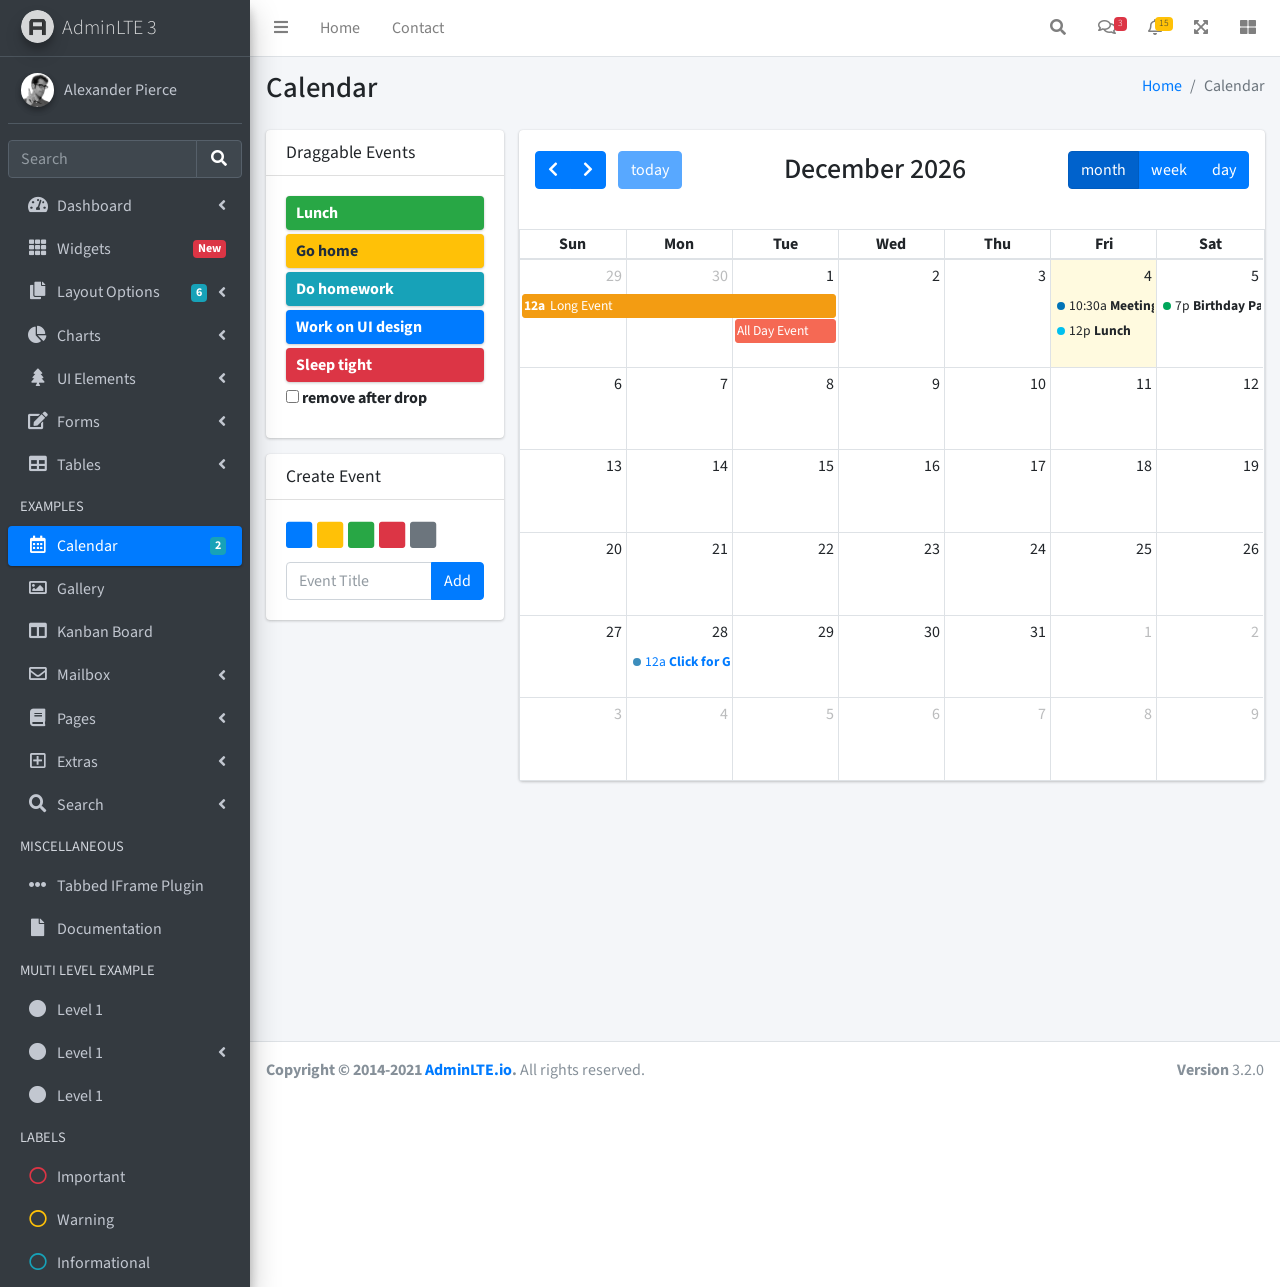
<file: dasboard/pages/calendar.html>
<!DOCTYPE html>
<html lang="en">
<head>
  <meta charset="utf-8">
  <meta name="viewport" content="width=device-width, initial-scale=1">
  <title>AdminLTE 3 | Calendar</title>

  <!-- Google Font: Source Sans Pro -->
  <link rel="stylesheet" href="https://fonts.googleapis.com/css?family=Source+Sans+Pro:300,400,400i,700&display=fallback">
  <!-- Font Awesome -->
  <link rel="stylesheet" href="../plugins/fontawesome-free/css/all.min.css">
  <!-- fullCalendar -->
  <link rel="stylesheet" href="../plugins/fullcalendar/main.css">
  <!-- Theme style -->
  <link rel="stylesheet" href="../dist/css/adminlte.min.css">
</head>
<body class="hold-transition sidebar-mini">
<div class="wrapper">
  <!-- Navbar -->
  <nav class="main-header navbar navbar-expand navbar-white navbar-light">
    <!-- Left navbar links -->
    <ul class="navbar-nav">
      <li class="nav-item">
        <a class="nav-link" data-widget="pushmenu" href="#" role="button"><i class="fas fa-bars"></i></a>
      </li>
      <li class="nav-item d-none d-sm-inline-block">
        <a href="../index3.html" class="nav-link">Home</a>
      </li>
      <li class="nav-item d-none d-sm-inline-block">
        <a href="#" class="nav-link">Contact</a>
      </li>
    </ul>

    <!-- Right navbar links -->
    <ul class="navbar-nav ml-auto">
      <!-- Navbar Search -->
      <li class="nav-item">
        <a class="nav-link" data-widget="navbar-search" href="#" role="button">
          <i class="fas fa-search"></i>
        </a>
        <div class="navbar-search-block">
          <form class="form-inline">
            <div class="input-group input-group-sm">
              <input class="form-control form-control-navbar" type="search" placeholder="Search" aria-label="Search">
              <div class="input-group-append">
                <button class="btn btn-navbar" type="submit">
                  <i class="fas fa-search"></i>
                </button>
                <button class="btn btn-navbar" type="button" data-widget="navbar-search">
                  <i class="fas fa-times"></i>
                </button>
              </div>
            </div>
          </form>
        </div>
      </li>

      <!-- Messages Dropdown Menu -->
      <li class="nav-item dropdown">
        <a class="nav-link" data-toggle="dropdown" href="#">
          <i class="far fa-comments"></i>
          <span class="badge badge-danger navbar-badge">3</span>
        </a>
        <div class="dropdown-menu dropdown-menu-lg dropdown-menu-right">
          <a href="#" class="dropdown-item">
            <!-- Message Start -->
            <div class="media">
              <img src="../dist/img/user1-128x128.jpg" alt="User Avatar" class="img-size-50 mr-3 img-circle">
              <div class="media-body">
                <h3 class="dropdown-item-title">
                  Brad Diesel
                  <span class="float-right text-sm text-danger"><i class="fas fa-star"></i></span>
                </h3>
                <p class="text-sm">Call me whenever you can...</p>
                <p class="text-sm text-muted"><i class="far fa-clock mr-1"></i> 4 Hours Ago</p>
              </div>
            </div>
            <!-- Message End -->
          </a>
          <div class="dropdown-divider"></div>
          <a href="#" class="dropdown-item">
            <!-- Message Start -->
            <div class="media">
              <img src="../dist/img/user8-128x128.jpg" alt="User Avatar" class="img-size-50 img-circle mr-3">
              <div class="media-body">
                <h3 class="dropdown-item-title">
                  John Pierce
                  <span class="float-right text-sm text-muted"><i class="fas fa-star"></i></span>
                </h3>
                <p class="text-sm">I got your message bro</p>
                <p class="text-sm text-muted"><i class="far fa-clock mr-1"></i> 4 Hours Ago</p>
              </div>
            </div>
            <!-- Message End -->
          </a>
          <div class="dropdown-divider"></div>
          <a href="#" class="dropdown-item">
            <!-- Message Start -->
            <div class="media">
              <img src="../dist/img/user3-128x128.jpg" alt="User Avatar" class="img-size-50 img-circle mr-3">
              <div class="media-body">
                <h3 class="dropdown-item-title">
                  Nora Silvester
                  <span class="float-right text-sm text-warning"><i class="fas fa-star"></i></span>
                </h3>
                <p class="text-sm">The subject goes here</p>
                <p class="text-sm text-muted"><i class="far fa-clock mr-1"></i> 4 Hours Ago</p>
              </div>
            </div>
            <!-- Message End -->
          </a>
          <div class="dropdown-divider"></div>
          <a href="#" class="dropdown-item dropdown-footer">See All Messages</a>
        </div>
      </li>
      <!-- Notifications Dropdown Menu -->
      <li class="nav-item dropdown">
        <a class="nav-link" data-toggle="dropdown" href="#">
          <i class="far fa-bell"></i>
          <span class="badge badge-warning navbar-badge">15</span>
        </a>
        <div class="dropdown-menu dropdown-menu-lg dropdown-menu-right">
          <span class="dropdown-item dropdown-header">15 Notifications</span>
          <div class="dropdown-divider"></div>
          <a href="#" class="dropdown-item">
            <i class="fas fa-envelope mr-2"></i> 4 new messages
            <span class="float-right text-muted text-sm">3 mins</span>
          </a>
          <div class="dropdown-divider"></div>
          <a href="#" class="dropdown-item">
            <i class="fas fa-users mr-2"></i> 8 friend requests
            <span class="float-right text-muted text-sm">12 hours</span>
          </a>
          <div class="dropdown-divider"></div>
          <a href="#" class="dropdown-item">
            <i class="fas fa-file mr-2"></i> 3 new reports
            <span class="float-right text-muted text-sm">2 days</span>
          </a>
          <div class="dropdown-divider"></div>
          <a href="#" class="dropdown-item dropdown-footer">See All Notifications</a>
        </div>
      </li>
      <li class="nav-item">
        <a class="nav-link" data-widget="fullscreen" href="#" role="button">
          <i class="fas fa-expand-arrows-alt"></i>
        </a>
      </li>
      <li class="nav-item">
        <a class="nav-link" data-widget="control-sidebar" data-slide="true" href="#" role="button">
          <i class="fas fa-th-large"></i>
        </a>
      </li>
    </ul>
  </nav>
  <!-- /.navbar -->

  <!-- Main Sidebar Container -->
  <aside class="main-sidebar sidebar-dark-primary elevation-4">
    <!-- Brand Logo -->
    <a href="../index3.html" class="brand-link">
      <img src="../dist/img/AdminLTELogo.png" alt="AdminLTE Logo" class="brand-image img-circle elevation-3" style="opacity: .8">
      <span class="brand-text font-weight-light">AdminLTE 3</span>
    </a>

    <!-- Sidebar -->
    <div class="sidebar">
      <!-- Sidebar user panel (optional) -->
      <div class="user-panel mt-3 pb-3 mb-3 d-flex">
        <div class="image">
          <img src="../dist/img/user2-160x160.jpg" class="img-circle elevation-2" alt="User Image">
        </div>
        <div class="info">
          <a href="#" class="d-block">Alexander Pierce</a>
        </div>
      </div>

      <!-- SidebarSearch Form -->
      <div class="form-inline">
        <div class="input-group" data-widget="sidebar-search">
          <input class="form-control form-control-sidebar" type="search" placeholder="Search" aria-label="Search">
          <div class="input-group-append">
            <button class="btn btn-sidebar">
              <i class="fas fa-search fa-fw"></i>
            </button>
          </div>
        </div>
      </div>

      <!-- Sidebar Menu -->
      <nav class="mt-2">
        <ul class="nav nav-pills nav-sidebar flex-column" data-widget="treeview" role="menu" data-accordion="false">
          <!-- Add icons to the links using the .nav-icon class
               with font-awesome or any other icon font library -->
          <li class="nav-item">
            <a href="#" class="nav-link">
              <i class="nav-icon fas fa-tachometer-alt"></i>
              <p>
                Dashboard
                <i class="right fas fa-angle-left"></i>
              </p>
            </a>
            <ul class="nav nav-treeview">
              <li class="nav-item">
                <a href="../index.html" class="nav-link">
                  <i class="far fa-circle nav-icon"></i>
                  <p>Dashboard v1</p>
                </a>
              </li>
              <li class="nav-item">
                <a href="../index2.html" class="nav-link">
                  <i class="far fa-circle nav-icon"></i>
                  <p>Dashboard v2</p>
                </a>
              </li>
              <li class="nav-item">
                <a href="../index3.html" class="nav-link">
                  <i class="far fa-circle nav-icon"></i>
                  <p>Dashboard v3</p>
                </a>
              </li>
            </ul>
          </li>
          <li class="nav-item">
            <a href="widgets.html" class="nav-link">
              <i class="nav-icon fas fa-th"></i>
              <p>
                Widgets
                <span class="right badge badge-danger">New</span>
              </p>
            </a>
          </li>
          <li class="nav-item">
            <a href="#" class="nav-link">
              <i class="nav-icon fas fa-copy"></i>
              <p>
                Layout Options
                <i class="fas fa-angle-left right"></i>
                <span class="badge badge-info right">6</span>
              </p>
            </a>
            <ul class="nav nav-treeview">
              <li class="nav-item">
                <a href="layout/top-nav.html" class="nav-link">
                  <i class="far fa-circle nav-icon"></i>
                  <p>Top Navigation</p>
                </a>
              </li>
              <li class="nav-item">
                <a href="layout/top-nav-sidebar.html" class="nav-link">
                  <i class="far fa-circle nav-icon"></i>
                  <p>Top Navigation + Sidebar</p>
                </a>
              </li>
              <li class="nav-item">
                <a href="layout/boxed.html" class="nav-link">
                  <i class="far fa-circle nav-icon"></i>
                  <p>Boxed</p>
                </a>
              </li>
              <li class="nav-item">
                <a href="layout/fixed-sidebar.html" class="nav-link">
                  <i class="far fa-circle nav-icon"></i>
                  <p>Fixed Sidebar</p>
                </a>
              </li>
              <li class="nav-item">
                <a href="layout/fixed-sidebar-custom.html" class="nav-link">
                  <i class="far fa-circle nav-icon"></i>
                  <p>Fixed Sidebar <small>+ Custom Area</small></p>
                </a>
              </li>
              <li class="nav-item">
                <a href="layout/fixed-topnav.html" class="nav-link">
                  <i class="far fa-circle nav-icon"></i>
                  <p>Fixed Navbar</p>
                </a>
              </li>
              <li class="nav-item">
                <a href="layout/fixed-footer.html" class="nav-link">
                  <i class="far fa-circle nav-icon"></i>
                  <p>Fixed Footer</p>
                </a>
              </li>
              <li class="nav-item">
                <a href="layout/collapsed-sidebar.html" class="nav-link">
                  <i class="far fa-circle nav-icon"></i>
                  <p>Collapsed Sidebar</p>
                </a>
              </li>
            </ul>
          </li>
          <li class="nav-item">
            <a href="#" class="nav-link">
              <i class="nav-icon fas fa-chart-pie"></i>
              <p>
                Charts
                <i class="right fas fa-angle-left"></i>
              </p>
            </a>
            <ul class="nav nav-treeview">
              <li class="nav-item">
                <a href="charts/chartjs.html" class="nav-link">
                  <i class="far fa-circle nav-icon"></i>
                  <p>ChartJS</p>
                </a>
              </li>
              <li class="nav-item">
                <a href="charts/flot.html" class="nav-link">
                  <i class="far fa-circle nav-icon"></i>
                  <p>Flot</p>
                </a>
              </li>
              <li class="nav-item">
                <a href="charts/inline.html" class="nav-link">
                  <i class="far fa-circle nav-icon"></i>
                  <p>Inline</p>
                </a>
              </li>
              <li class="nav-item">
                <a href="charts/uplot.html" class="nav-link">
                  <i class="far fa-circle nav-icon"></i>
                  <p>uPlot</p>
                </a>
              </li>
            </ul>
          </li>
          <li class="nav-item">
            <a href="#" class="nav-link">
              <i class="nav-icon fas fa-tree"></i>
              <p>
                UI Elements
                <i class="fas fa-angle-left right"></i>
              </p>
            </a>
            <ul class="nav nav-treeview">
              <li class="nav-item">
                <a href="UI/general.html" class="nav-link">
                  <i class="far fa-circle nav-icon"></i>
                  <p>General</p>
                </a>
              </li>
              <li class="nav-item">
                <a href="UI/icons.html" class="nav-link">
                  <i class="far fa-circle nav-icon"></i>
                  <p>Icons</p>
                </a>
              </li>
              <li class="nav-item">
                <a href="UI/buttons.html" class="nav-link">
                  <i class="far fa-circle nav-icon"></i>
                  <p>Buttons</p>
                </a>
              </li>
              <li class="nav-item">
                <a href="UI/sliders.html" class="nav-link">
                  <i class="far fa-circle nav-icon"></i>
                  <p>Sliders</p>
                </a>
              </li>
              <li class="nav-item">
                <a href="UI/modals.html" class="nav-link">
                  <i class="far fa-circle nav-icon"></i>
                  <p>Modals & Alerts</p>
                </a>
              </li>
              <li class="nav-item">
                <a href="UI/navbar.html" class="nav-link">
                  <i class="far fa-circle nav-icon"></i>
                  <p>Navbar & Tabs</p>
                </a>
              </li>
              <li class="nav-item">
                <a href="UI/timeline.html" class="nav-link">
                  <i class="far fa-circle nav-icon"></i>
                  <p>Timeline</p>
                </a>
              </li>
              <li class="nav-item">
                <a href="UI/ribbons.html" class="nav-link">
                  <i class="far fa-circle nav-icon"></i>
                  <p>Ribbons</p>
                </a>
              </li>
            </ul>
          </li>
          <li class="nav-item">
            <a href="#" class="nav-link">
              <i class="nav-icon fas fa-edit"></i>
              <p>
                Forms
                <i class="fas fa-angle-left right"></i>
              </p>
            </a>
            <ul class="nav nav-treeview">
              <li class="nav-item">
                <a href="forms/general.html" class="nav-link">
                  <i class="far fa-circle nav-icon"></i>
                  <p>General Elements</p>
                </a>
              </li>
              <li class="nav-item">
                <a href="forms/advanced.html" class="nav-link">
                  <i class="far fa-circle nav-icon"></i>
                  <p>Advanced Elements</p>
                </a>
              </li>
              <li class="nav-item">
                <a href="forms/editors.html" class="nav-link">
                  <i class="far fa-circle nav-icon"></i>
                  <p>Editors</p>
                </a>
              </li>
              <li class="nav-item">
                <a href="forms/validation.html" class="nav-link">
                  <i class="far fa-circle nav-icon"></i>
                  <p>Validation</p>
                </a>
              </li>
            </ul>
          </li>
          <li class="nav-item">
            <a href="#" class="nav-link">
              <i class="nav-icon fas fa-table"></i>
              <p>
                Tables
                <i class="fas fa-angle-left right"></i>
              </p>
            </a>
            <ul class="nav nav-treeview">
              <li class="nav-item">
                <a href="tables/simple.html" class="nav-link">
                  <i class="far fa-circle nav-icon"></i>
                  <p>Simple Tables</p>
                </a>
              </li>
              <li class="nav-item">
                <a href="tables/data.html" class="nav-link">
                  <i class="far fa-circle nav-icon"></i>
                  <p>DataTables</p>
                </a>
              </li>
              <li class="nav-item">
                <a href="tables/jsgrid.html" class="nav-link">
                  <i class="far fa-circle nav-icon"></i>
                  <p>jsGrid</p>
                </a>
              </li>
            </ul>
          </li>
          <li class="nav-header">EXAMPLES</li>
          <li class="nav-item">
            <a href="calendar.html" class="nav-link active">
              <i class="nav-icon far fa-calendar-alt"></i>
              <p>
                Calendar
                <span class="badge badge-info right">2</span>
              </p>
            </a>
          </li>
          <li class="nav-item">
            <a href="gallery.html" class="nav-link">
              <i class="nav-icon far fa-image"></i>
              <p>
                Gallery
              </p>
            </a>
          </li>
          <li class="nav-item">
            <a href="kanban.html" class="nav-link">
              <i class="nav-icon fas fa-columns"></i>
              <p>
                Kanban Board
              </p>
            </a>
          </li>
          <li class="nav-item">
            <a href="#" class="nav-link">
              <i class="nav-icon far fa-envelope"></i>
              <p>
                Mailbox
                <i class="fas fa-angle-left right"></i>
              </p>
            </a>
            <ul class="nav nav-treeview">
              <li class="nav-item">
                <a href="mailbox/mailbox.html" class="nav-link">
                  <i class="far fa-circle nav-icon"></i>
                  <p>Inbox</p>
                </a>
              </li>
              <li class="nav-item">
                <a href="mailbox/compose.html" class="nav-link">
                  <i class="far fa-circle nav-icon"></i>
                  <p>Compose</p>
                </a>
              </li>
              <li class="nav-item">
                <a href="mailbox/read-mail.html" class="nav-link">
                  <i class="far fa-circle nav-icon"></i>
                  <p>Read</p>
                </a>
              </li>
            </ul>
          </li>
          <li class="nav-item">
            <a href="#" class="nav-link">
              <i class="nav-icon fas fa-book"></i>
              <p>
                Pages
                <i class="fas fa-angle-left right"></i>
              </p>
            </a>
            <ul class="nav nav-treeview">
              <li class="nav-item">
                <a href="examples/invoice.html" class="nav-link">
                  <i class="far fa-circle nav-icon"></i>
                  <p>Invoice</p>
                </a>
              </li>
              <li class="nav-item">
                <a href="examples/profile.html" class="nav-link">
                  <i class="far fa-circle nav-icon"></i>
                  <p>Profile</p>
                </a>
              </li>
              <li class="nav-item">
                <a href="examples/e-commerce.html" class="nav-link">
                  <i class="far fa-circle nav-icon"></i>
                  <p>E-commerce</p>
                </a>
              </li>
              <li class="nav-item">
                <a href="examples/projects.html" class="nav-link">
                  <i class="far fa-circle nav-icon"></i>
                  <p>Projects</p>
                </a>
              </li>
              <li class="nav-item">
                <a href="examples/project-add.html" class="nav-link">
                  <i class="far fa-circle nav-icon"></i>
                  <p>Project Add</p>
                </a>
              </li>
              <li class="nav-item">
                <a href="examples/project-edit.html" class="nav-link">
                  <i class="far fa-circle nav-icon"></i>
                  <p>Project Edit</p>
                </a>
              </li>
              <li class="nav-item">
                <a href="examples/project-detail.html" class="nav-link">
                  <i class="far fa-circle nav-icon"></i>
                  <p>Project Detail</p>
                </a>
              </li>
              <li class="nav-item">
                <a href="examples/contacts.html" class="nav-link">
                  <i class="far fa-circle nav-icon"></i>
                  <p>Contacts</p>
                </a>
              </li>
              <li class="nav-item">
                <a href="examples/faq.html" class="nav-link">
                  <i class="far fa-circle nav-icon"></i>
                  <p>FAQ</p>
                </a>
              </li>
              <li class="nav-item">
                <a href="examples/contact-us.html" class="nav-link">
                  <i class="far fa-circle nav-icon"></i>
                  <p>Contact us</p>
                </a>
              </li>
            </ul>
          </li>
          <li class="nav-item">
            <a href="#" class="nav-link">
              <i class="nav-icon far fa-plus-square"></i>
              <p>
                Extras
                <i class="fas fa-angle-left right"></i>
              </p>
            </a>
            <ul class="nav nav-treeview">
              <li class="nav-item">
                <a href="#" class="nav-link">
                  <i class="far fa-circle nav-icon"></i>
                  <p>
                    Login & Register v1
                    <i class="fas fa-angle-left right"></i>
                  </p>
                </a>
                <ul class="nav nav-treeview">
                  <li class="nav-item">
                    <a href="examples/login.html" class="nav-link">
                      <i class="far fa-circle nav-icon"></i>
                      <p>Login v1</p>
                    </a>
                  </li>
                  <li class="nav-item">
                    <a href="examples/register.html" class="nav-link">
                      <i class="far fa-circle nav-icon"></i>
                      <p>Register v1</p>
                    </a>
                  </li>
                  <li class="nav-item">
                    <a href="examples/forgot-password.html" class="nav-link">
                      <i class="far fa-circle nav-icon"></i>
                      <p>Forgot Password v1</p>
                    </a>
                  </li>
                  <li class="nav-item">
                    <a href="examples/recover-password.html" class="nav-link">
                      <i class="far fa-circle nav-icon"></i>
                      <p>Recover Password v1</p>
                    </a>
                  </li>
                </ul>
              </li>
              <li class="nav-item">
                <a href="#" class="nav-link">
                  <i class="far fa-circle nav-icon"></i>
                  <p>
                    Login & Register v2
                    <i class="fas fa-angle-left right"></i>
                  </p>
                </a>
                <ul class="nav nav-treeview">
                  <li class="nav-item">
                    <a href="examples/login-v2.html" class="nav-link">
                      <i class="far fa-circle nav-icon"></i>
                      <p>Login v2</p>
                    </a>
                  </li>
                  <li class="nav-item">
                    <a href="examples/register-v2.html" class="nav-link">
                      <i class="far fa-circle nav-icon"></i>
                      <p>Register v2</p>
                    </a>
                  </li>
                  <li class="nav-item">
                    <a href="examples/forgot-password-v2.html" class="nav-link">
                      <i class="far fa-circle nav-icon"></i>
                      <p>Forgot Password v2</p>
                    </a>
                  </li>
                  <li class="nav-item">
                    <a href="examples/recover-password-v2.html" class="nav-link">
                      <i class="far fa-circle nav-icon"></i>
                      <p>Recover Password v2</p>
                    </a>
                  </li>
                </ul>
              </li>
              <li class="nav-item">
                <a href="examples/lockscreen.html" class="nav-link">
                  <i class="far fa-circle nav-icon"></i>
                  <p>Lockscreen</p>
                </a>
              </li>
              <li class="nav-item">
                <a href="examples/legacy-user-menu.html" class="nav-link">
                  <i class="far fa-circle nav-icon"></i>
                  <p>Legacy User Menu</p>
                </a>
              </li>
              <li class="nav-item">
                <a href="examples/language-menu.html" class="nav-link">
                  <i class="far fa-circle nav-icon"></i>
                  <p>Language Menu</p>
                </a>
              </li>
              <li class="nav-item">
                <a href="examples/404.html" class="nav-link">
                  <i class="far fa-circle nav-icon"></i>
                  <p>Error 404</p>
                </a>
              </li>
              <li class="nav-item">
                <a href="examples/500.html" class="nav-link">
                  <i class="far fa-circle nav-icon"></i>
                  <p>Error 500</p>
                </a>
              </li>
              <li class="nav-item">
                <a href="examples/pace.html" class="nav-link">
                  <i class="far fa-circle nav-icon"></i>
                  <p>Pace</p>
                </a>
              </li>
              <li class="nav-item">
                <a href="examples/blank.html" class="nav-link">
                  <i class="far fa-circle nav-icon"></i>
                  <p>Blank Page</p>
                </a>
              </li>
              <li class="nav-item">
                <a href="../starter.html" class="nav-link">
                  <i class="far fa-circle nav-icon"></i>
                  <p>Starter Page</p>
                </a>
              </li>
            </ul>
          </li>
          <li class="nav-item">
            <a href="#" class="nav-link">
              <i class="nav-icon fas fa-search"></i>
              <p>
                Search
                <i class="fas fa-angle-left right"></i>
              </p>
            </a>
            <ul class="nav nav-treeview">
              <li class="nav-item">
                <a href="search/simple.html" class="nav-link">
                  <i class="far fa-circle nav-icon"></i>
                  <p>Simple Search</p>
                </a>
              </li>
              <li class="nav-item">
                <a href="search/enhanced.html" class="nav-link">
                  <i class="far fa-circle nav-icon"></i>
                  <p>Enhanced</p>
                </a>
              </li>
            </ul>
          </li>
          <li class="nav-header">MISCELLANEOUS</li>
          <li class="nav-item">
            <a href="../iframe.html" class="nav-link">
              <i class="nav-icon fas fa-ellipsis-h"></i>
              <p>Tabbed IFrame Plugin</p>
            </a>
          </li>
          <li class="nav-item">
            <a href="https://adminlte.io/docs/3.1/" class="nav-link">
              <i class="nav-icon fas fa-file"></i>
              <p>Documentation</p>
            </a>
          </li>
          <li class="nav-header">MULTI LEVEL EXAMPLE</li>
          <li class="nav-item">
            <a href="#" class="nav-link">
              <i class="fas fa-circle nav-icon"></i>
              <p>Level 1</p>
            </a>
          </li>
          <li class="nav-item">
            <a href="#" class="nav-link">
              <i class="nav-icon fas fa-circle"></i>
              <p>
                Level 1
                <i class="right fas fa-angle-left"></i>
              </p>
            </a>
            <ul class="nav nav-treeview">
              <li class="nav-item">
                <a href="#" class="nav-link">
                  <i class="far fa-circle nav-icon"></i>
                  <p>Level 2</p>
                </a>
              </li>
              <li class="nav-item">
                <a href="#" class="nav-link">
                  <i class="far fa-circle nav-icon"></i>
                  <p>
                    Level 2
                    <i class="right fas fa-angle-left"></i>
                  </p>
                </a>
                <ul class="nav nav-treeview">
                  <li class="nav-item">
                    <a href="#" class="nav-link">
                      <i class="far fa-dot-circle nav-icon"></i>
                      <p>Level 3</p>
                    </a>
                  </li>
                  <li class="nav-item">
                    <a href="#" class="nav-link">
                      <i class="far fa-dot-circle nav-icon"></i>
                      <p>Level 3</p>
                    </a>
                  </li>
                  <li class="nav-item">
                    <a href="#" class="nav-link">
                      <i class="far fa-dot-circle nav-icon"></i>
                      <p>Level 3</p>
                    </a>
                  </li>
                </ul>
              </li>
              <li class="nav-item">
                <a href="#" class="nav-link">
                  <i class="far fa-circle nav-icon"></i>
                  <p>Level 2</p>
                </a>
              </li>
            </ul>
          </li>
          <li class="nav-item">
            <a href="#" class="nav-link">
              <i class="fas fa-circle nav-icon"></i>
              <p>Level 1</p>
            </a>
          </li>
          <li class="nav-header">LABELS</li>
          <li class="nav-item">
            <a href="#" class="nav-link">
              <i class="nav-icon far fa-circle text-danger"></i>
              <p class="text">Important</p>
            </a>
          </li>
          <li class="nav-item">
            <a href="#" class="nav-link">
              <i class="nav-icon far fa-circle text-warning"></i>
              <p>Warning</p>
            </a>
          </li>
          <li class="nav-item">
            <a href="#" class="nav-link">
              <i class="nav-icon far fa-circle text-info"></i>
              <p>Informational</p>
            </a>
          </li>
        </ul>
      </nav>
      <!-- /.sidebar-menu -->
    </div>
    <!-- /.sidebar -->
  </aside>

  <!-- Content Wrapper. Contains page content -->
  <div class="content-wrapper">
    <!-- Content Header (Page header) -->
    <section class="content-header">
      <div class="container-fluid">
        <div class="row mb-2">
          <div class="col-sm-6">
            <h1>Calendar</h1>
          </div>
          <div class="col-sm-6">
            <ol class="breadcrumb float-sm-right">
              <li class="breadcrumb-item"><a href="#">Home</a></li>
              <li class="breadcrumb-item active">Calendar</li>
            </ol>
          </div>
        </div>
      </div><!-- /.container-fluid -->
    </section>

    <!-- Main content -->
    <section class="content">
      <div class="container-fluid">
        <div class="row">
          <div class="col-md-3">
            <div class="sticky-top mb-3">
              <div class="card">
                <div class="card-header">
                  <h4 class="card-title">Draggable Events</h4>
                </div>
                <div class="card-body">
                  <!-- the events -->
                  <div id="external-events">
                    <div class="external-event bg-success">Lunch</div>
                    <div class="external-event bg-warning">Go home</div>
                    <div class="external-event bg-info">Do homework</div>
                    <div class="external-event bg-primary">Work on UI design</div>
                    <div class="external-event bg-danger">Sleep tight</div>
                    <div class="checkbox">
                      <label for="drop-remove">
                        <input type="checkbox" id="drop-remove">
                        remove after drop
                      </label>
                    </div>
                  </div>
                </div>
                <!-- /.card-body -->
              </div>
              <!-- /.card -->
              <div class="card">
                <div class="card-header">
                  <h3 class="card-title">Create Event</h3>
                </div>
                <div class="card-body">
                  <div class="btn-group" style="width: 100%; margin-bottom: 10px;">
                    <ul class="fc-color-picker" id="color-chooser">
                      <li><a class="text-primary" href="#"><i class="fas fa-square"></i></a></li>
                      <li><a class="text-warning" href="#"><i class="fas fa-square"></i></a></li>
                      <li><a class="text-success" href="#"><i class="fas fa-square"></i></a></li>
                      <li><a class="text-danger" href="#"><i class="fas fa-square"></i></a></li>
                      <li><a class="text-muted" href="#"><i class="fas fa-square"></i></a></li>
                    </ul>
                  </div>
                  <!-- /btn-group -->
                  <div class="input-group">
                    <input id="new-event" type="text" class="form-control" placeholder="Event Title">

                    <div class="input-group-append">
                      <button id="add-new-event" type="button" class="btn btn-primary">Add</button>
                    </div>
                    <!-- /btn-group -->
                  </div>
                  <!-- /input-group -->
                </div>
              </div>
            </div>
          </div>
          <!-- /.col -->
          <div class="col-md-9">
            <div class="card card-primary">
              <div class="card-body p-0">
                <!-- THE CALENDAR -->
                <div id="calendar"></div>
              </div>
              <!-- /.card-body -->
            </div>
            <!-- /.card -->
          </div>
          <!-- /.col -->
        </div>
        <!-- /.row -->
      </div><!-- /.container-fluid -->
    </section>
    <!-- /.content -->
  </div>
  <!-- /.content-wrapper -->

  <footer class="main-footer">
    <div class="float-right d-none d-sm-block">
      <b>Version</b> 3.2.0
    </div>
    <strong>Copyright &copy; 2014-2021 <a href="https://adminlte.io">AdminLTE.io</a>.</strong> All rights reserved.
  </footer>

  <!-- Control Sidebar -->
  <aside class="control-sidebar control-sidebar-dark">
    <!-- Control sidebar content goes here -->
  </aside>
  <!-- /.control-sidebar -->
</div>
<!-- ./wrapper -->

<!-- jQuery -->
<script src="../plugins/jquery/jquery.min.js"></script>
<!-- Bootstrap -->
<script src="../plugins/bootstrap/js/bootstrap.bundle.min.js"></script>
<!-- jQuery UI -->
<script src="../plugins/jquery-ui/jquery-ui.min.js"></script>
<!-- AdminLTE App -->
<script src="../dist/js/adminlte.min.js"></script>
<!-- fullCalendar 2.2.5 -->
<script src="../plugins/moment/moment.min.js"></script>
<script src="../plugins/fullcalendar/main.js"></script>
<!-- AdminLTE for demo purposes -->
<script src="../dist/js/demo.js"></script>
<!-- Page specific script -->
<script>
  $(function () {

    /* initialize the external events
     -----------------------------------------------------------------*/
    function ini_events(ele) {
      ele.each(function () {

        // create an Event Object (https://fullcalendar.io/docs/event-object)
        // it doesn't need to have a start or end
        var eventObject = {
          title: $.trim($(this).text()) // use the element's text as the event title
        }

        // store the Event Object in the DOM element so we can get to it later
        $(this).data('eventObject', eventObject)

        // make the event draggable using jQuery UI
        $(this).draggable({
          zIndex        : 1070,
          revert        : true, // will cause the event to go back to its
          revertDuration: 0  //  original position after the drag
        })

      })
    }

    ini_events($('#external-events div.external-event'))

    /* initialize the calendar
     -----------------------------------------------------------------*/
    //Date for the calendar events (dummy data)
    var date = new Date()
    var d    = date.getDate(),
        m    = date.getMonth(),
        y    = date.getFullYear()

    var Calendar = FullCalendar.Calendar;
    var Draggable = FullCalendar.Draggable;

    var containerEl = document.getElementById('external-events');
    var checkbox = document.getElementById('drop-remove');
    var calendarEl = document.getElementById('calendar');

    // initialize the external events
    // -----------------------------------------------------------------

    new Draggable(containerEl, {
      itemSelector: '.external-event',
      eventData: function(eventEl) {
        return {
          title: eventEl.innerText,
          backgroundColor: window.getComputedStyle( eventEl ,null).getPropertyValue('background-color'),
          borderColor: window.getComputedStyle( eventEl ,null).getPropertyValue('background-color'),
          textColor: window.getComputedStyle( eventEl ,null).getPropertyValue('color'),
        };
      }
    });

    var calendar = new Calendar(calendarEl, {
      headerToolbar: {
        left  : 'prev,next today',
        center: 'title',
        right : 'dayGridMonth,timeGridWeek,timeGridDay'
      },
      themeSystem: 'bootstrap',
      //Random default events
      events: [
        {
          title          : 'All Day Event',
          start          : new Date(y, m, 1),
          backgroundColor: '#f56954', //red
          borderColor    : '#f56954', //red
          allDay         : true
        },
        {
          title          : 'Long Event',
          start          : new Date(y, m, d - 5),
          end            : new Date(y, m, d - 2),
          backgroundColor: '#f39c12', //yellow
          borderColor    : '#f39c12' //yellow
        },
        {
          title          : 'Meeting',
          start          : new Date(y, m, d, 10, 30),
          allDay         : false,
          backgroundColor: '#0073b7', //Blue
          borderColor    : '#0073b7' //Blue
        },
        {
          title          : 'Lunch',
          start          : new Date(y, m, d, 12, 0),
          end            : new Date(y, m, d, 14, 0),
          allDay         : false,
          backgroundColor: '#00c0ef', //Info (aqua)
          borderColor    : '#00c0ef' //Info (aqua)
        },
        {
          title          : 'Birthday Party',
          start          : new Date(y, m, d + 1, 19, 0),
          end            : new Date(y, m, d + 1, 22, 30),
          allDay         : false,
          backgroundColor: '#00a65a', //Success (green)
          borderColor    : '#00a65a' //Success (green)
        },
        {
          title          : 'Click for Google',
          start          : new Date(y, m, 28),
          end            : new Date(y, m, 29),
          url            : 'https://www.google.com/',
          backgroundColor: '#3c8dbc', //Primary (light-blue)
          borderColor    : '#3c8dbc' //Primary (light-blue)
        }
      ],
      editable  : true,
      droppable : true, // this allows things to be dropped onto the calendar !!!
      drop      : function(info) {
        // is the "remove after drop" checkbox checked?
        if (checkbox.checked) {
          // if so, remove the element from the "Draggable Events" list
          info.draggedEl.parentNode.removeChild(info.draggedEl);
        }
      }
    });

    calendar.render();
    // $('#calendar').fullCalendar()

    /* ADDING EVENTS */
    var currColor = '#3c8dbc' //Red by default
    // Color chooser button
    $('#color-chooser > li > a').click(function (e) {
      e.preventDefault()
      // Save color
      currColor = $(this).css('color')
      // Add color effect to button
      $('#add-new-event').css({
        'background-color': currColor,
        'border-color'    : currColor
      })
    })
    $('#add-new-event').click(function (e) {
      e.preventDefault()
      // Get value and make sure it is not null
      var val = $('#new-event').val()
      if (val.length == 0) {
        return
      }

      // Create events
      var event = $('<div />')
      event.css({
        'background-color': currColor,
        'border-color'    : currColor,
        'color'           : '#fff'
      }).addClass('external-event')
      event.text(val)
      $('#external-events').prepend(event)

      // Add draggable funtionality
      ini_events(event)

      // Remove event from text input
      $('#new-event').val('')
    })
  })
</script>
</body>
</html>
</file>
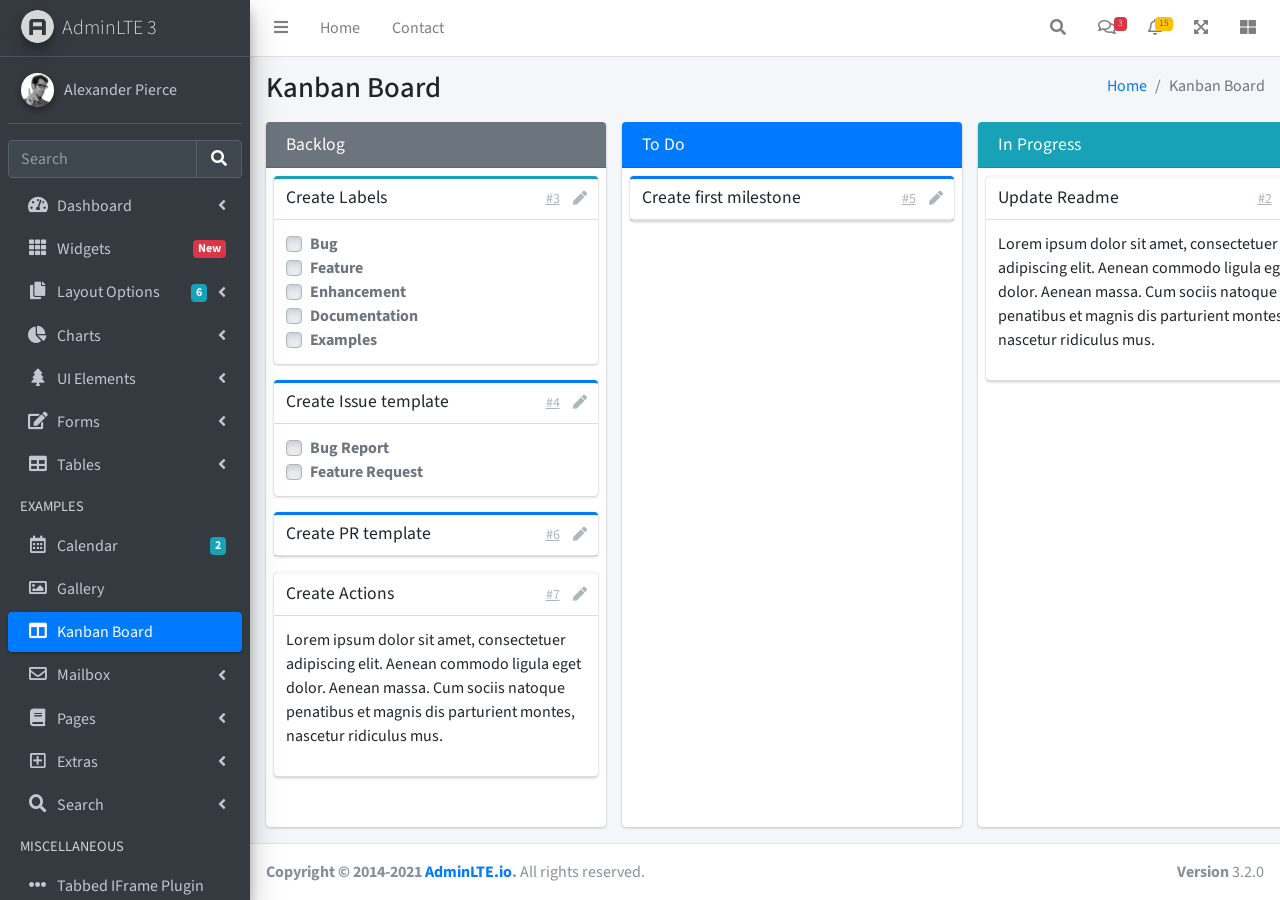
<file: dasboard/pages/kanban.html>
<!DOCTYPE html>
<html lang="en">
<head>
  <meta charset="utf-8">
  <meta name="viewport" content="width=device-width, initial-scale=1">
  <title>AdminLTE 3 | Kanban Board</title>

  <!-- Google Font: Source Sans Pro -->
  <link rel="stylesheet" href="https://fonts.googleapis.com/css?family=Source+Sans+Pro:300,400,400i,700&display=fallback">
  <!-- Font Awesome -->
  <link rel="stylesheet" href="../plugins/fontawesome-free/css/all.min.css">
  <!-- Ekko Lightbox -->
  <link rel="stylesheet" href="../plugins/ekko-lightbox/ekko-lightbox.css">
  <!-- Theme style -->
  <link rel="stylesheet" href="../dist/css/adminlte.min.css">
  <!-- overlayScrollbars -->
  <link rel="stylesheet" href="../plugins/overlayScrollbars/css/OverlayScrollbars.min.css">
</head>
<body class="hold-transition sidebar-mini layout-fixed">
<div class="wrapper">
  <!-- Navbar -->
  <nav class="main-header navbar navbar-expand navbar-white navbar-light">
    <!-- Left navbar links -->
    <ul class="navbar-nav">
      <li class="nav-item">
        <a class="nav-link" data-widget="pushmenu" href="#" role="button"><i class="fas fa-bars"></i></a>
      </li>
      <li class="nav-item d-none d-sm-inline-block">
        <a href="../index3.html" class="nav-link">Home</a>
      </li>
      <li class="nav-item d-none d-sm-inline-block">
        <a href="#" class="nav-link">Contact</a>
      </li>
    </ul>

    <!-- Right navbar links -->
    <ul class="navbar-nav ml-auto">
      <!-- Navbar Search -->
      <li class="nav-item">
        <a class="nav-link" data-widget="navbar-search" href="#" role="button">
          <i class="fas fa-search"></i>
        </a>
        <div class="navbar-search-block">
          <form class="form-inline">
            <div class="input-group input-group-sm">
              <input class="form-control form-control-navbar" type="search" placeholder="Search" aria-label="Search">
              <div class="input-group-append">
                <button class="btn btn-navbar" type="submit">
                  <i class="fas fa-search"></i>
                </button>
                <button class="btn btn-navbar" type="button" data-widget="navbar-search">
                  <i class="fas fa-times"></i>
                </button>
              </div>
            </div>
          </form>
        </div>
      </li>

      <!-- Messages Dropdown Menu -->
      <li class="nav-item dropdown">
        <a class="nav-link" data-toggle="dropdown" href="#">
          <i class="far fa-comments"></i>
          <span class="badge badge-danger navbar-badge">3</span>
        </a>
        <div class="dropdown-menu dropdown-menu-lg dropdown-menu-right">
          <a href="#" class="dropdown-item">
            <!-- Message Start -->
            <div class="media">
              <img src="../dist/img/user1-128x128.jpg" alt="User Avatar" class="img-size-50 mr-3 img-circle">
              <div class="media-body">
                <h3 class="dropdown-item-title">
                  Brad Diesel
                  <span class="float-right text-sm text-danger"><i class="fas fa-star"></i></span>
                </h3>
                <p class="text-sm">Call me whenever you can...</p>
                <p class="text-sm text-muted"><i class="far fa-clock mr-1"></i> 4 Hours Ago</p>
              </div>
            </div>
            <!-- Message End -->
          </a>
          <div class="dropdown-divider"></div>
          <a href="#" class="dropdown-item">
            <!-- Message Start -->
            <div class="media">
              <img src="../dist/img/user8-128x128.jpg" alt="User Avatar" class="img-size-50 img-circle mr-3">
              <div class="media-body">
                <h3 class="dropdown-item-title">
                  John Pierce
                  <span class="float-right text-sm text-muted"><i class="fas fa-star"></i></span>
                </h3>
                <p class="text-sm">I got your message bro</p>
                <p class="text-sm text-muted"><i class="far fa-clock mr-1"></i> 4 Hours Ago</p>
              </div>
            </div>
            <!-- Message End -->
          </a>
          <div class="dropdown-divider"></div>
          <a href="#" class="dropdown-item">
            <!-- Message Start -->
            <div class="media">
              <img src="../dist/img/user3-128x128.jpg" alt="User Avatar" class="img-size-50 img-circle mr-3">
              <div class="media-body">
                <h3 class="dropdown-item-title">
                  Nora Silvester
                  <span class="float-right text-sm text-warning"><i class="fas fa-star"></i></span>
                </h3>
                <p class="text-sm">The subject goes here</p>
                <p class="text-sm text-muted"><i class="far fa-clock mr-1"></i> 4 Hours Ago</p>
              </div>
            </div>
            <!-- Message End -->
          </a>
          <div class="dropdown-divider"></div>
          <a href="#" class="dropdown-item dropdown-footer">See All Messages</a>
        </div>
      </li>
      <!-- Notifications Dropdown Menu -->
      <li class="nav-item dropdown">
        <a class="nav-link" data-toggle="dropdown" href="#">
          <i class="far fa-bell"></i>
          <span class="badge badge-warning navbar-badge">15</span>
        </a>
        <div class="dropdown-menu dropdown-menu-lg dropdown-menu-right">
          <span class="dropdown-item dropdown-header">15 Notifications</span>
          <div class="dropdown-divider"></div>
          <a href="#" class="dropdown-item">
            <i class="fas fa-envelope mr-2"></i> 4 new messages
            <span class="float-right text-muted text-sm">3 mins</span>
          </a>
          <div class="dropdown-divider"></div>
          <a href="#" class="dropdown-item">
            <i class="fas fa-users mr-2"></i> 8 friend requests
            <span class="float-right text-muted text-sm">12 hours</span>
          </a>
          <div class="dropdown-divider"></div>
          <a href="#" class="dropdown-item">
            <i class="fas fa-file mr-2"></i> 3 new reports
            <span class="float-right text-muted text-sm">2 days</span>
          </a>
          <div class="dropdown-divider"></div>
          <a href="#" class="dropdown-item dropdown-footer">See All Notifications</a>
        </div>
      </li>
      <li class="nav-item">
        <a class="nav-link" data-widget="fullscreen" href="#" role="button">
          <i class="fas fa-expand-arrows-alt"></i>
        </a>
      </li>
      <li class="nav-item">
        <a class="nav-link" data-widget="control-sidebar" data-slide="true" href="#" role="button">
          <i class="fas fa-th-large"></i>
        </a>
      </li>
    </ul>
  </nav>
  <!-- /.navbar -->

  <!-- Main Sidebar Container -->
  <aside class="main-sidebar sidebar-dark-primary elevation-4">
    <!-- Brand Logo -->
    <a href="../index3.html" class="brand-link">
      <img src="../dist/img/AdminLTELogo.png" alt="AdminLTE Logo" class="brand-image img-circle elevation-3" style="opacity: .8">
      <span class="brand-text font-weight-light">AdminLTE 3</span>
    </a>

    <!-- Sidebar -->
    <div class="sidebar">
      <!-- Sidebar user panel (optional) -->
      <div class="user-panel mt-3 pb-3 mb-3 d-flex">
        <div class="image">
          <img src="../dist/img/user2-160x160.jpg" class="img-circle elevation-2" alt="User Image">
        </div>
        <div class="info">
          <a href="#" class="d-block">Alexander Pierce</a>
        </div>
      </div>

      <!-- SidebarSearch Form -->
      <div class="form-inline">
        <div class="input-group" data-widget="sidebar-search">
          <input class="form-control form-control-sidebar" type="search" placeholder="Search" aria-label="Search">
          <div class="input-group-append">
            <button class="btn btn-sidebar">
              <i class="fas fa-search fa-fw"></i>
            </button>
          </div>
        </div>
      </div>

      <!-- Sidebar Menu -->
      <nav class="mt-2">
        <ul class="nav nav-pills nav-sidebar flex-column" data-widget="treeview" role="menu" data-accordion="false">
          <!-- Add icons to the links using the .nav-icon class
               with font-awesome or any other icon font library -->
          <li class="nav-item">
            <a href="#" class="nav-link">
              <i class="nav-icon fas fa-tachometer-alt"></i>
              <p>
                Dashboard
                <i class="right fas fa-angle-left"></i>
              </p>
            </a>
            <ul class="nav nav-treeview">
              <li class="nav-item">
                <a href="../index.html" class="nav-link">
                  <i class="far fa-circle nav-icon"></i>
                  <p>Dashboard v1</p>
                </a>
              </li>
              <li class="nav-item">
                <a href="../index2.html" class="nav-link">
                  <i class="far fa-circle nav-icon"></i>
                  <p>Dashboard v2</p>
                </a>
              </li>
              <li class="nav-item">
                <a href="../index3.html" class="nav-link">
                  <i class="far fa-circle nav-icon"></i>
                  <p>Dashboard v3</p>
                </a>
              </li>
            </ul>
          </li>
          <li class="nav-item">
            <a href="widgets.html" class="nav-link">
              <i class="nav-icon fas fa-th"></i>
              <p>
                Widgets
                <span class="right badge badge-danger">New</span>
              </p>
            </a>
          </li>
          <li class="nav-item">
            <a href="#" class="nav-link">
              <i class="nav-icon fas fa-copy"></i>
              <p>
                Layout Options
                <i class="fas fa-angle-left right"></i>
                <span class="badge badge-info right">6</span>
              </p>
            </a>
            <ul class="nav nav-treeview">
              <li class="nav-item">
                <a href="layout/top-nav.html" class="nav-link">
                  <i class="far fa-circle nav-icon"></i>
                  <p>Top Navigation</p>
                </a>
              </li>
              <li class="nav-item">
                <a href="layout/top-nav-sidebar.html" class="nav-link">
                  <i class="far fa-circle nav-icon"></i>
                  <p>Top Navigation + Sidebar</p>
                </a>
              </li>
              <li class="nav-item">
                <a href="layout/boxed.html" class="nav-link">
                  <i class="far fa-circle nav-icon"></i>
                  <p>Boxed</p>
                </a>
              </li>
              <li class="nav-item">
                <a href="layout/fixed-sidebar.html" class="nav-link">
                  <i class="far fa-circle nav-icon"></i>
                  <p>Fixed Sidebar</p>
                </a>
              </li>
              <li class="nav-item">
                <a href="layout/fixed-sidebar-custom.html" class="nav-link">
                  <i class="far fa-circle nav-icon"></i>
                  <p>Fixed Sidebar <small>+ Custom Area</small></p>
                </a>
              </li>
              <li class="nav-item">
                <a href="layout/fixed-topnav.html" class="nav-link">
                  <i class="far fa-circle nav-icon"></i>
                  <p>Fixed Navbar</p>
                </a>
              </li>
              <li class="nav-item">
                <a href="layout/fixed-footer.html" class="nav-link">
                  <i class="far fa-circle nav-icon"></i>
                  <p>Fixed Footer</p>
                </a>
              </li>
              <li class="nav-item">
                <a href="layout/collapsed-sidebar.html" class="nav-link">
                  <i class="far fa-circle nav-icon"></i>
                  <p>Collapsed Sidebar</p>
                </a>
              </li>
            </ul>
          </li>
          <li class="nav-item">
            <a href="#" class="nav-link">
              <i class="nav-icon fas fa-chart-pie"></i>
              <p>
                Charts
                <i class="right fas fa-angle-left"></i>
              </p>
            </a>
            <ul class="nav nav-treeview">
              <li class="nav-item">
                <a href="charts/chartjs.html" class="nav-link">
                  <i class="far fa-circle nav-icon"></i>
                  <p>ChartJS</p>
                </a>
              </li>
              <li class="nav-item">
                <a href="charts/flot.html" class="nav-link">
                  <i class="far fa-circle nav-icon"></i>
                  <p>Flot</p>
                </a>
              </li>
              <li class="nav-item">
                <a href="charts/inline.html" class="nav-link">
                  <i class="far fa-circle nav-icon"></i>
                  <p>Inline</p>
                </a>
              </li>
              <li class="nav-item">
                <a href="charts/uplot.html" class="nav-link">
                  <i class="far fa-circle nav-icon"></i>
                  <p>uPlot</p>
                </a>
              </li>
            </ul>
          </li>
          <li class="nav-item">
            <a href="#" class="nav-link">
              <i class="nav-icon fas fa-tree"></i>
              <p>
                UI Elements
                <i class="fas fa-angle-left right"></i>
              </p>
            </a>
            <ul class="nav nav-treeview">
              <li class="nav-item">
                <a href="UI/general.html" class="nav-link">
                  <i class="far fa-circle nav-icon"></i>
                  <p>General</p>
                </a>
              </li>
              <li class="nav-item">
                <a href="UI/icons.html" class="nav-link">
                  <i class="far fa-circle nav-icon"></i>
                  <p>Icons</p>
                </a>
              </li>
              <li class="nav-item">
                <a href="UI/buttons.html" class="nav-link">
                  <i class="far fa-circle nav-icon"></i>
                  <p>Buttons</p>
                </a>
              </li>
              <li class="nav-item">
                <a href="UI/sliders.html" class="nav-link">
                  <i class="far fa-circle nav-icon"></i>
                  <p>Sliders</p>
                </a>
              </li>
              <li class="nav-item">
                <a href="UI/modals.html" class="nav-link">
                  <i class="far fa-circle nav-icon"></i>
                  <p>Modals & Alerts</p>
                </a>
              </li>
              <li class="nav-item">
                <a href="UI/navbar.html" class="nav-link">
                  <i class="far fa-circle nav-icon"></i>
                  <p>Navbar & Tabs</p>
                </a>
              </li>
              <li class="nav-item">
                <a href="UI/timeline.html" class="nav-link">
                  <i class="far fa-circle nav-icon"></i>
                  <p>Timeline</p>
                </a>
              </li>
              <li class="nav-item">
                <a href="UI/ribbons.html" class="nav-link">
                  <i class="far fa-circle nav-icon"></i>
                  <p>Ribbons</p>
                </a>
              </li>
            </ul>
          </li>
          <li class="nav-item">
            <a href="#" class="nav-link">
              <i class="nav-icon fas fa-edit"></i>
              <p>
                Forms
                <i class="fas fa-angle-left right"></i>
              </p>
            </a>
            <ul class="nav nav-treeview">
              <li class="nav-item">
                <a href="forms/general.html" class="nav-link">
                  <i class="far fa-circle nav-icon"></i>
                  <p>General Elements</p>
                </a>
              </li>
              <li class="nav-item">
                <a href="forms/advanced.html" class="nav-link">
                  <i class="far fa-circle nav-icon"></i>
                  <p>Advanced Elements</p>
                </a>
              </li>
              <li class="nav-item">
                <a href="forms/editors.html" class="nav-link">
                  <i class="far fa-circle nav-icon"></i>
                  <p>Editors</p>
                </a>
              </li>
              <li class="nav-item">
                <a href="forms/validation.html" class="nav-link">
                  <i class="far fa-circle nav-icon"></i>
                  <p>Validation</p>
                </a>
              </li>
            </ul>
          </li>
          <li class="nav-item">
            <a href="#" class="nav-link">
              <i class="nav-icon fas fa-table"></i>
              <p>
                Tables
                <i class="fas fa-angle-left right"></i>
              </p>
            </a>
            <ul class="nav nav-treeview">
              <li class="nav-item">
                <a href="tables/simple.html" class="nav-link">
                  <i class="far fa-circle nav-icon"></i>
                  <p>Simple Tables</p>
                </a>
              </li>
              <li class="nav-item">
                <a href="tables/data.html" class="nav-link">
                  <i class="far fa-circle nav-icon"></i>
                  <p>DataTables</p>
                </a>
              </li>
              <li class="nav-item">
                <a href="tables/jsgrid.html" class="nav-link">
                  <i class="far fa-circle nav-icon"></i>
                  <p>jsGrid</p>
                </a>
              </li>
            </ul>
          </li>
          <li class="nav-header">EXAMPLES</li>
          <li class="nav-item">
            <a href="calendar.html" class="nav-link">
              <i class="nav-icon far fa-calendar-alt"></i>
              <p>
                Calendar
                <span class="badge badge-info right">2</span>
              </p>
            </a>
          </li>
          <li class="nav-item">
            <a href="gallery.html" class="nav-link">
              <i class="nav-icon far fa-image"></i>
              <p>
                Gallery
              </p>
            </a>
          </li>
          <li class="nav-item">
            <a href="kanban.html" class="nav-link active">
              <i class="nav-icon fas fa-columns"></i>
              <p>
                Kanban Board
              </p>
            </a>
          </li>
          <li class="nav-item">
            <a href="#" class="nav-link">
              <i class="nav-icon far fa-envelope"></i>
              <p>
                Mailbox
                <i class="fas fa-angle-left right"></i>
              </p>
            </a>
            <ul class="nav nav-treeview">
              <li class="nav-item">
                <a href="mailbox/mailbox.html" class="nav-link">
                  <i class="far fa-circle nav-icon"></i>
                  <p>Inbox</p>
                </a>
              </li>
              <li class="nav-item">
                <a href="mailbox/compose.html" class="nav-link">
                  <i class="far fa-circle nav-icon"></i>
                  <p>Compose</p>
                </a>
              </li>
              <li class="nav-item">
                <a href="mailbox/read-mail.html" class="nav-link">
                  <i class="far fa-circle nav-icon"></i>
                  <p>Read</p>
                </a>
              </li>
            </ul>
          </li>
          <li class="nav-item">
            <a href="#" class="nav-link">
              <i class="nav-icon fas fa-book"></i>
              <p>
                Pages
                <i class="fas fa-angle-left right"></i>
              </p>
            </a>
            <ul class="nav nav-treeview">
              <li class="nav-item">
                <a href="examples/invoice.html" class="nav-link">
                  <i class="far fa-circle nav-icon"></i>
                  <p>Invoice</p>
                </a>
              </li>
              <li class="nav-item">
                <a href="examples/profile.html" class="nav-link">
                  <i class="far fa-circle nav-icon"></i>
                  <p>Profile</p>
                </a>
              </li>
              <li class="nav-item">
                <a href="examples/e-commerce.html" class="nav-link">
                  <i class="far fa-circle nav-icon"></i>
                  <p>E-commerce</p>
                </a>
              </li>
              <li class="nav-item">
                <a href="examples/projects.html" class="nav-link">
                  <i class="far fa-circle nav-icon"></i>
                  <p>Projects</p>
                </a>
              </li>
              <li class="nav-item">
                <a href="examples/project-add.html" class="nav-link">
                  <i class="far fa-circle nav-icon"></i>
                  <p>Project Add</p>
                </a>
              </li>
              <li class="nav-item">
                <a href="examples/project-edit.html" class="nav-link">
                  <i class="far fa-circle nav-icon"></i>
                  <p>Project Edit</p>
                </a>
              </li>
              <li class="nav-item">
                <a href="examples/project-detail.html" class="nav-link">
                  <i class="far fa-circle nav-icon"></i>
                  <p>Project Detail</p>
                </a>
              </li>
              <li class="nav-item">
                <a href="examples/contacts.html" class="nav-link">
                  <i class="far fa-circle nav-icon"></i>
                  <p>Contacts</p>
                </a>
              </li>
              <li class="nav-item">
                <a href="examples/faq.html" class="nav-link">
                  <i class="far fa-circle nav-icon"></i>
                  <p>FAQ</p>
                </a>
              </li>
              <li class="nav-item">
                <a href="examples/contact-us.html" class="nav-link">
                  <i class="far fa-circle nav-icon"></i>
                  <p>Contact us</p>
                </a>
              </li>
            </ul>
          </li>
          <li class="nav-item">
            <a href="#" class="nav-link">
              <i class="nav-icon far fa-plus-square"></i>
              <p>
                Extras
                <i class="fas fa-angle-left right"></i>
              </p>
            </a>
            <ul class="nav nav-treeview">
              <li class="nav-item">
                <a href="#" class="nav-link">
                  <i class="far fa-circle nav-icon"></i>
                  <p>
                    Login & Register v1
                    <i class="fas fa-angle-left right"></i>
                  </p>
                </a>
                <ul class="nav nav-treeview">
                  <li class="nav-item">
                    <a href="examples/login.html" class="nav-link">
                      <i class="far fa-circle nav-icon"></i>
                      <p>Login v1</p>
                    </a>
                  </li>
                  <li class="nav-item">
                    <a href="examples/register.html" class="nav-link">
                      <i class="far fa-circle nav-icon"></i>
                      <p>Register v1</p>
                    </a>
                  </li>
                  <li class="nav-item">
                    <a href="examples/forgot-password.html" class="nav-link">
                      <i class="far fa-circle nav-icon"></i>
                      <p>Forgot Password v1</p>
                    </a>
                  </li>
                  <li class="nav-item">
                    <a href="examples/recover-password.html" class="nav-link">
                      <i class="far fa-circle nav-icon"></i>
                      <p>Recover Password v1</p>
                    </a>
                  </li>
                </ul>
              </li>
              <li class="nav-item">
                <a href="#" class="nav-link">
                  <i class="far fa-circle nav-icon"></i>
                  <p>
                    Login & Register v2
                    <i class="fas fa-angle-left right"></i>
                  </p>
                </a>
                <ul class="nav nav-treeview">
                  <li class="nav-item">
                    <a href="examples/login-v2.html" class="nav-link">
                      <i class="far fa-circle nav-icon"></i>
                      <p>Login v2</p>
                    </a>
                  </li>
                  <li class="nav-item">
                    <a href="examples/register-v2.html" class="nav-link">
                      <i class="far fa-circle nav-icon"></i>
                      <p>Register v2</p>
                    </a>
                  </li>
                  <li class="nav-item">
                    <a href="examples/forgot-password-v2.html" class="nav-link">
                      <i class="far fa-circle nav-icon"></i>
                      <p>Forgot Password v2</p>
                    </a>
                  </li>
                  <li class="nav-item">
                    <a href="examples/recover-password-v2.html" class="nav-link">
                      <i class="far fa-circle nav-icon"></i>
                      <p>Recover Password v2</p>
                    </a>
                  </li>
                </ul>
              </li>
              <li class="nav-item">
                <a href="examples/lockscreen.html" class="nav-link">
                  <i class="far fa-circle nav-icon"></i>
                  <p>Lockscreen</p>
                </a>
              </li>
              <li class="nav-item">
                <a href="examples/legacy-user-menu.html" class="nav-link">
                  <i class="far fa-circle nav-icon"></i>
                  <p>Legacy User Menu</p>
                </a>
              </li>
              <li class="nav-item">
                <a href="examples/language-menu.html" class="nav-link">
                  <i class="far fa-circle nav-icon"></i>
                  <p>Language Menu</p>
                </a>
              </li>
              <li class="nav-item">
                <a href="examples/404.html" class="nav-link">
                  <i class="far fa-circle nav-icon"></i>
                  <p>Error 404</p>
                </a>
              </li>
              <li class="nav-item">
                <a href="examples/500.html" class="nav-link">
                  <i class="far fa-circle nav-icon"></i>
                  <p>Error 500</p>
                </a>
              </li>
              <li class="nav-item">
                <a href="examples/pace.html" class="nav-link">
                  <i class="far fa-circle nav-icon"></i>
                  <p>Pace</p>
                </a>
              </li>
              <li class="nav-item">
                <a href="examples/blank.html" class="nav-link">
                  <i class="far fa-circle nav-icon"></i>
                  <p>Blank Page</p>
                </a>
              </li>
              <li class="nav-item">
                <a href="../starter.html" class="nav-link">
                  <i class="far fa-circle nav-icon"></i>
                  <p>Starter Page</p>
                </a>
              </li>
            </ul>
          </li>
          <li class="nav-item">
            <a href="#" class="nav-link">
              <i class="nav-icon fas fa-search"></i>
              <p>
                Search
                <i class="fas fa-angle-left right"></i>
              </p>
            </a>
            <ul class="nav nav-treeview">
              <li class="nav-item">
                <a href="search/simple.html" class="nav-link">
                  <i class="far fa-circle nav-icon"></i>
                  <p>Simple Search</p>
                </a>
              </li>
              <li class="nav-item">
                <a href="search/enhanced.html" class="nav-link">
                  <i class="far fa-circle nav-icon"></i>
                  <p>Enhanced</p>
                </a>
              </li>
            </ul>
          </li>
          <li class="nav-header">MISCELLANEOUS</li>
          <li class="nav-item">
            <a href="../iframe.html" class="nav-link">
              <i class="nav-icon fas fa-ellipsis-h"></i>
              <p>Tabbed IFrame Plugin</p>
            </a>
          </li>
          <li class="nav-item">
            <a href="https://adminlte.io/docs/3.1/" class="nav-link">
              <i class="nav-icon fas fa-file"></i>
              <p>Documentation</p>
            </a>
          </li>
          <li class="nav-header">MULTI LEVEL EXAMPLE</li>
          <li class="nav-item">
            <a href="#" class="nav-link">
              <i class="fas fa-circle nav-icon"></i>
              <p>Level 1</p>
            </a>
          </li>
          <li class="nav-item">
            <a href="#" class="nav-link">
              <i class="nav-icon fas fa-circle"></i>
              <p>
                Level 1
                <i class="right fas fa-angle-left"></i>
              </p>
            </a>
            <ul class="nav nav-treeview">
              <li class="nav-item">
                <a href="#" class="nav-link">
                  <i class="far fa-circle nav-icon"></i>
                  <p>Level 2</p>
                </a>
              </li>
              <li class="nav-item">
                <a href="#" class="nav-link">
                  <i class="far fa-circle nav-icon"></i>
                  <p>
                    Level 2
                    <i class="right fas fa-angle-left"></i>
                  </p>
                </a>
                <ul class="nav nav-treeview">
                  <li class="nav-item">
                    <a href="#" class="nav-link">
                      <i class="far fa-dot-circle nav-icon"></i>
                      <p>Level 3</p>
                    </a>
                  </li>
                  <li class="nav-item">
                    <a href="#" class="nav-link">
                      <i class="far fa-dot-circle nav-icon"></i>
                      <p>Level 3</p>
                    </a>
                  </li>
                  <li class="nav-item">
                    <a href="#" class="nav-link">
                      <i class="far fa-dot-circle nav-icon"></i>
                      <p>Level 3</p>
                    </a>
                  </li>
                </ul>
              </li>
              <li class="nav-item">
                <a href="#" class="nav-link">
                  <i class="far fa-circle nav-icon"></i>
                  <p>Level 2</p>
                </a>
              </li>
            </ul>
          </li>
          <li class="nav-item">
            <a href="#" class="nav-link">
              <i class="fas fa-circle nav-icon"></i>
              <p>Level 1</p>
            </a>
          </li>
          <li class="nav-header">LABELS</li>
          <li class="nav-item">
            <a href="#" class="nav-link">
              <i class="nav-icon far fa-circle text-danger"></i>
              <p class="text">Important</p>
            </a>
          </li>
          <li class="nav-item">
            <a href="#" class="nav-link">
              <i class="nav-icon far fa-circle text-warning"></i>
              <p>Warning</p>
            </a>
          </li>
          <li class="nav-item">
            <a href="#" class="nav-link">
              <i class="nav-icon far fa-circle text-info"></i>
              <p>Informational</p>
            </a>
          </li>
        </ul>
      </nav>
      <!-- /.sidebar-menu -->
    </div>
    <!-- /.sidebar -->
  </aside>

  <!-- Content Wrapper. Contains page content -->
  <div class="content-wrapper kanban">
    <section class="content-header">
      <div class="container-fluid">
        <div class="row">
          <div class="col-sm-6">
            <h1>Kanban Board</h1>
          </div>
          <div class="col-sm-6 d-none d-sm-block">
            <ol class="breadcrumb float-sm-right">
              <li class="breadcrumb-item"><a href="#">Home</a></li>
              <li class="breadcrumb-item active">Kanban Board</li>
            </ol>
          </div>
        </div>
      </div>
    </section>

    <section class="content pb-3">
      <div class="container-fluid h-100">
        <div class="card card-row card-secondary">
          <div class="card-header">
            <h3 class="card-title">
              Backlog
            </h3>
          </div>
          <div class="card-body">
            <div class="card card-info card-outline">
              <div class="card-header">
                <h5 class="card-title">Create Labels</h5>
                <div class="card-tools">
                  <a href="#" class="btn btn-tool btn-link">#3</a>
                  <a href="#" class="btn btn-tool">
                    <i class="fas fa-pen"></i>
                  </a>
                </div>
              </div>
              <div class="card-body">
                <div class="custom-control custom-checkbox">
                  <input class="custom-control-input" type="checkbox" id="customCheckbox1" disabled>
                  <label for="customCheckbox1" class="custom-control-label">Bug</label>
                </div>
                <div class="custom-control custom-checkbox">
                  <input class="custom-control-input" type="checkbox" id="customCheckbox2" disabled>
                  <label for="customCheckbox2" class="custom-control-label">Feature</label>
                </div>
                <div class="custom-control custom-checkbox">
                  <input class="custom-control-input" type="checkbox" id="customCheckbox3" disabled>
                  <label for="customCheckbox3" class="custom-control-label">Enhancement</label>
                </div>
                <div class="custom-control custom-checkbox">
                  <input class="custom-control-input" type="checkbox" id="customCheckbox4" disabled>
                  <label for="customCheckbox4" class="custom-control-label">Documentation</label>
                </div>
                <div class="custom-control custom-checkbox">
                  <input class="custom-control-input" type="checkbox" id="customCheckbox5" disabled>
                  <label for="customCheckbox5" class="custom-control-label">Examples</label>
                </div>
              </div>
            </div>
            <div class="card card-primary card-outline">
              <div class="card-header">
                <h5 class="card-title">Create Issue template</h5>
                <div class="card-tools">
                  <a href="#" class="btn btn-tool btn-link">#4</a>
                  <a href="#" class="btn btn-tool">
                    <i class="fas fa-pen"></i>
                  </a>
                </div>
              </div>
              <div class="card-body">
                <div class="custom-control custom-checkbox">
                  <input class="custom-control-input" type="checkbox" id="customCheckbox1_1" disabled>
                  <label for="customCheckbox1_1" class="custom-control-label">Bug Report</label>
                </div>
                <div class="custom-control custom-checkbox">
                  <input class="custom-control-input" type="checkbox" id="customCheckbox1_2" disabled>
                  <label for="customCheckbox1_2" class="custom-control-label">Feature Request</label>
                </div>
              </div>
            </div>
            <div class="card card-primary card-outline">
              <div class="card-header">
                <h5 class="card-title">Create PR template</h5>
                <div class="card-tools">
                  <a href="#" class="btn btn-tool btn-link">#6</a>
                  <a href="#" class="btn btn-tool">
                    <i class="fas fa-pen"></i>
                  </a>
                </div>
              </div>
            </div>
            <div class="card card-light card-outline">
              <div class="card-header">
                <h5 class="card-title">Create Actions</h5>
                <div class="card-tools">
                  <a href="#" class="btn btn-tool btn-link">#7</a>
                  <a href="#" class="btn btn-tool">
                    <i class="fas fa-pen"></i>
                  </a>
                </div>

              </div>
              <div class="card-body">
                <p>
                  Lorem ipsum dolor sit amet, consectetuer adipiscing elit.
                  Aenean commodo ligula eget dolor. Aenean massa.
                  Cum sociis natoque penatibus et magnis dis parturient montes,
                  nascetur ridiculus mus.
                </p>
              </div>
            </div>
          </div>
        </div>
        <div class="card card-row card-primary">
          <div class="card-header">
            <h3 class="card-title">
              To Do
            </h3>
          </div>
          <div class="card-body">
            <div class="card card-primary card-outline">
              <div class="card-header">
                <h5 class="card-title">Create first milestone</h5>
                <div class="card-tools">
                  <a href="#" class="btn btn-tool btn-link">#5</a>
                  <a href="#" class="btn btn-tool">
                    <i class="fas fa-pen"></i>
                  </a>
                </div>
              </div>
            </div>
          </div>
        </div>
        <div class="card card-row card-default">
          <div class="card-header bg-info">
            <h3 class="card-title">
              In Progress
            </h3>
          </div>
          <div class="card-body">
            <div class="card card-light card-outline">
              <div class="card-header">
                <h5 class="card-title">Update Readme</h5>
                <div class="card-tools">
                  <a href="#" class="btn btn-tool btn-link">#2</a>
                  <a href="#" class="btn btn-tool">
                    <i class="fas fa-pen"></i>
                  </a>
                </div>
              </div>
              <div class="card-body">
                <p>
                  Lorem ipsum dolor sit amet, consectetuer adipiscing elit.
                  Aenean commodo ligula eget dolor. Aenean massa.
                  Cum sociis natoque penatibus et magnis dis parturient montes,
                  nascetur ridiculus mus.
                </p>
              </div>
            </div>
          </div>
        </div>
        <div class="card card-row card-success">
          <div class="card-header">
            <h3 class="card-title">
              Done
            </h3>
          </div>
          <div class="card-body">
            <div class="card card-primary card-outline">
              <div class="card-header">
                <h5 class="card-title">Create repo</h5>
                <div class="card-tools">
                  <a href="#" class="btn btn-tool btn-link">#1</a>
                  <a href="#" class="btn btn-tool">
                    <i class="fas fa-pen"></i>
                  </a>
                </div>
              </div>
            </div>
          </div>
        </div>
      </div>
    </section>
  </div>

  <footer class="main-footer">
    <div class="float-right d-none d-sm-block">
      <b>Version</b> 3.2.0
    </div>
    <strong>Copyright &copy; 2014-2021 <a href="https://adminlte.io">AdminLTE.io</a>.</strong> All rights reserved.
  </footer>

  <!-- Control Sidebar -->
  <aside class="control-sidebar control-sidebar-dark">
    <!-- Control sidebar content goes here -->
  </aside>
  <!-- /.control-sidebar -->
</div>
<!-- ./wrapper -->

<!-- jQuery -->
<script src="../plugins/jquery/jquery.min.js"></script>
<!-- Bootstrap -->
<script src="../plugins/bootstrap/js/bootstrap.bundle.min.js"></script>
<!-- Ekko Lightbox -->
<script src="../plugins/ekko-lightbox/ekko-lightbox.min.js"></script>
<!-- overlayScrollbars -->
<script src="../plugins/overlayScrollbars/js/jquery.overlayScrollbars.min.js"></script>
<!-- AdminLTE App -->
<script src="../dist/js/adminlte.min.js"></script>
<!-- Filterizr-->
<script src="../plugins/filterizr/jquery.filterizr.min.js"></script>
<!-- AdminLTE for demo purposes -->
<script src="../dist/js/demo.js"></script>
<!-- Page specific script -->
<script>
  $(function () {

  })
</script>
</body>
</html>
</file>
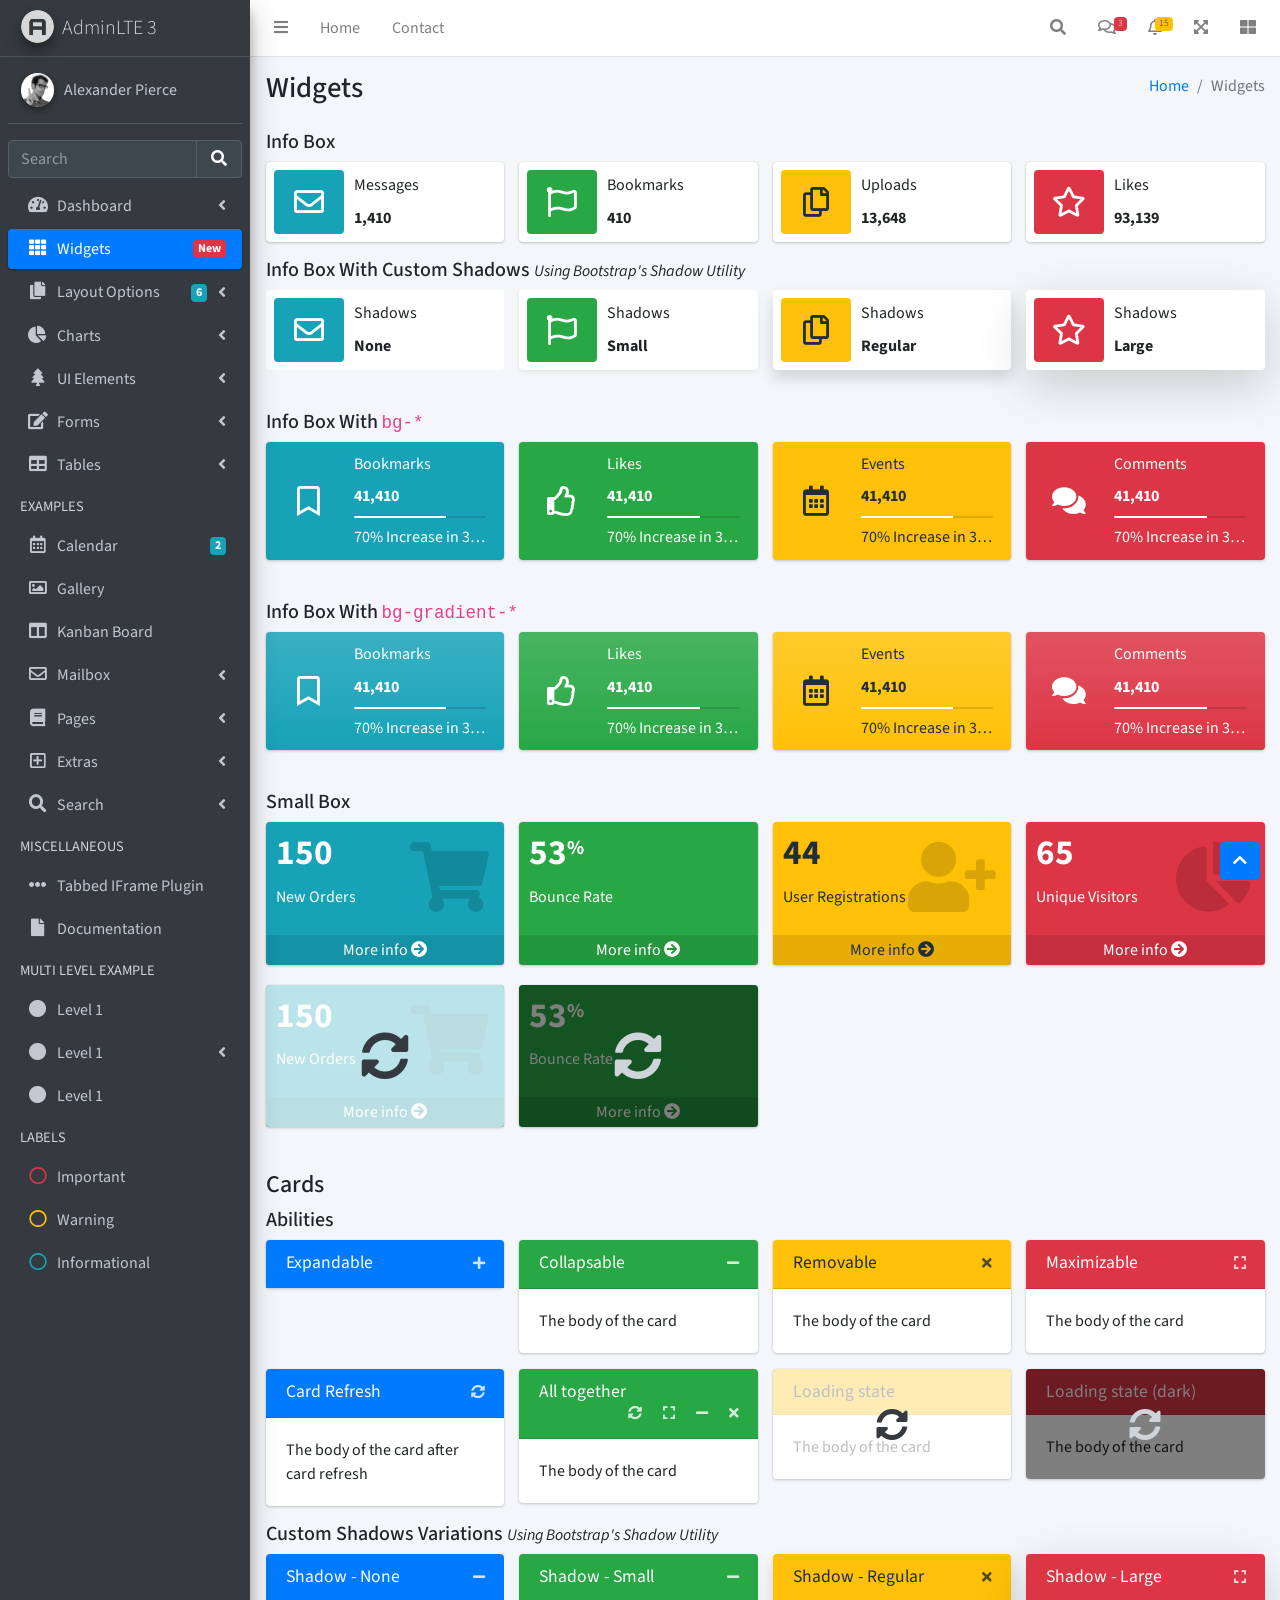
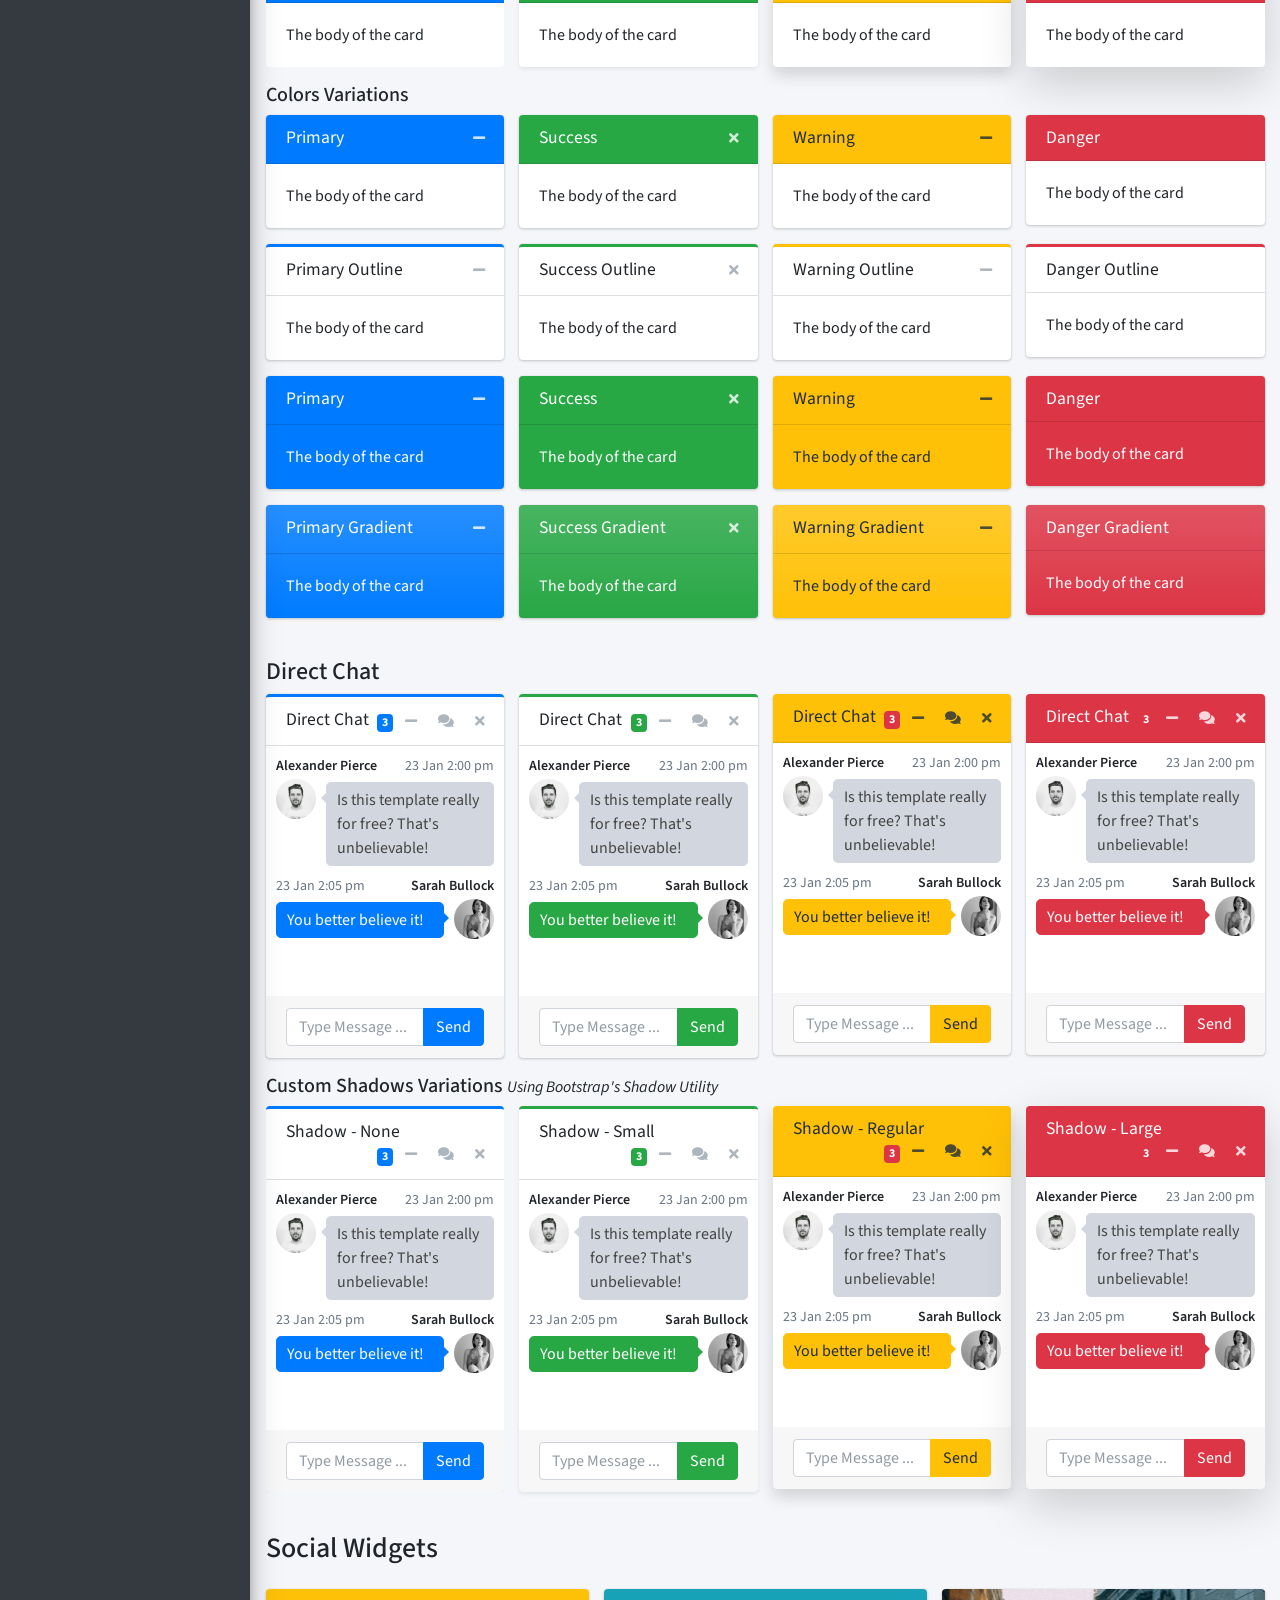
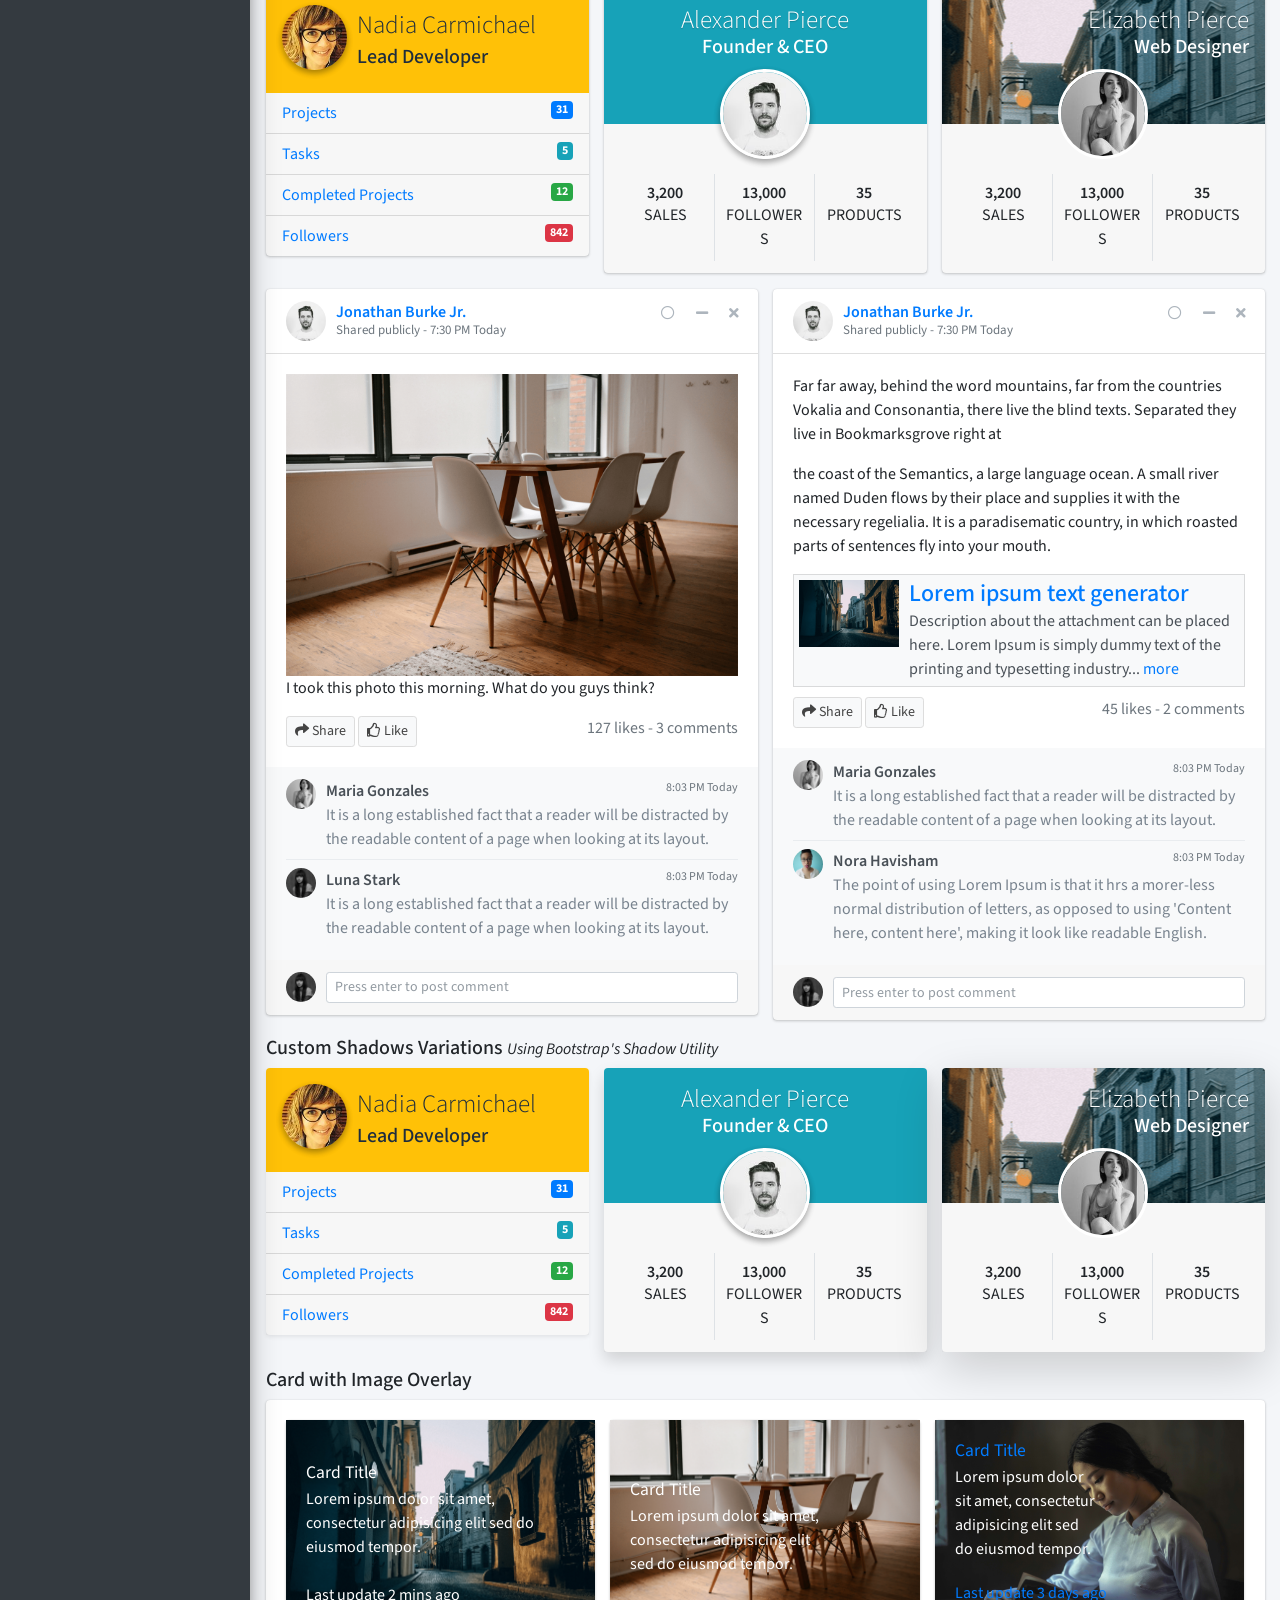
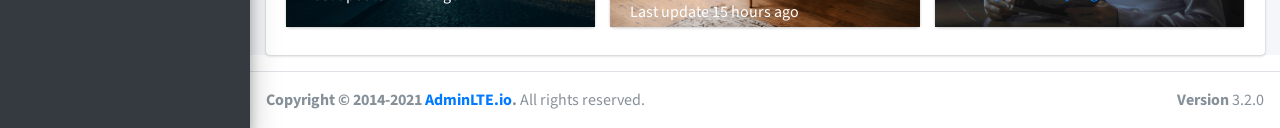
<file: dasboard/pages/widgets.html>
<!DOCTYPE html>
<html lang="en">
<head>
  <meta charset="utf-8">
  <meta name="viewport" content="width=device-width, initial-scale=1">
  <title>AdminLTE 3 | Widgets</title>

  <!-- Google Font: Source Sans Pro -->
  <link rel="stylesheet" href="https://fonts.googleapis.com/css?family=Source+Sans+Pro:300,400,400i,700&display=fallback">
  <!-- Font Awesome -->
  <link rel="stylesheet" href="../plugins/fontawesome-free/css/all.min.css">
  <!-- Ionicons -->
  <link rel="stylesheet" href="https://code.ionicframework.com/ionicons/2.0.1/css/ionicons.min.css">
  <!-- Theme style -->
  <link rel="stylesheet" href="../dist/css/adminlte.min.css">
</head>
<body class="hold-transition sidebar-mini">
<div class="wrapper">
  <!-- Navbar -->
  <nav class="main-header navbar navbar-expand navbar-white navbar-light">
    <!-- Left navbar links -->
    <ul class="navbar-nav">
      <li class="nav-item">
        <a class="nav-link" data-widget="pushmenu" href="#" role="button"><i class="fas fa-bars"></i></a>
      </li>
      <li class="nav-item d-none d-sm-inline-block">
        <a href="../index3.html" class="nav-link">Home</a>
      </li>
      <li class="nav-item d-none d-sm-inline-block">
        <a href="#" class="nav-link">Contact</a>
      </li>
    </ul>

    <!-- Right navbar links -->
    <ul class="navbar-nav ml-auto">
      <!-- Navbar Search -->
      <li class="nav-item">
        <a class="nav-link" data-widget="navbar-search" href="#" role="button">
          <i class="fas fa-search"></i>
        </a>
        <div class="navbar-search-block">
          <form class="form-inline">
            <div class="input-group input-group-sm">
              <input class="form-control form-control-navbar" type="search" placeholder="Search" aria-label="Search">
              <div class="input-group-append">
                <button class="btn btn-navbar" type="submit">
                  <i class="fas fa-search"></i>
                </button>
                <button class="btn btn-navbar" type="button" data-widget="navbar-search">
                  <i class="fas fa-times"></i>
                </button>
              </div>
            </div>
          </form>
        </div>
      </li>

      <!-- Messages Dropdown Menu -->
      <li class="nav-item dropdown">
        <a class="nav-link" data-toggle="dropdown" href="#">
          <i class="far fa-comments"></i>
          <span class="badge badge-danger navbar-badge">3</span>
        </a>
        <div class="dropdown-menu dropdown-menu-lg dropdown-menu-right">
          <a href="#" class="dropdown-item">
            <!-- Message Start -->
            <div class="media">
              <img src="../dist/img/user1-128x128.jpg" alt="User Avatar" class="img-size-50 mr-3 img-circle">
              <div class="media-body">
                <h3 class="dropdown-item-title">
                  Brad Diesel
                  <span class="float-right text-sm text-danger"><i class="fas fa-star"></i></span>
                </h3>
                <p class="text-sm">Call me whenever you can...</p>
                <p class="text-sm text-muted"><i class="far fa-clock mr-1"></i> 4 Hours Ago</p>
              </div>
            </div>
            <!-- Message End -->
          </a>
          <div class="dropdown-divider"></div>
          <a href="#" class="dropdown-item">
            <!-- Message Start -->
            <div class="media">
              <img src="../dist/img/user8-128x128.jpg" alt="User Avatar" class="img-size-50 img-circle mr-3">
              <div class="media-body">
                <h3 class="dropdown-item-title">
                  John Pierce
                  <span class="float-right text-sm text-muted"><i class="fas fa-star"></i></span>
                </h3>
                <p class="text-sm">I got your message bro</p>
                <p class="text-sm text-muted"><i class="far fa-clock mr-1"></i> 4 Hours Ago</p>
              </div>
            </div>
            <!-- Message End -->
          </a>
          <div class="dropdown-divider"></div>
          <a href="#" class="dropdown-item">
            <!-- Message Start -->
            <div class="media">
              <img src="../dist/img/user3-128x128.jpg" alt="User Avatar" class="img-size-50 img-circle mr-3">
              <div class="media-body">
                <h3 class="dropdown-item-title">
                  Nora Silvester
                  <span class="float-right text-sm text-warning"><i class="fas fa-star"></i></span>
                </h3>
                <p class="text-sm">The subject goes here</p>
                <p class="text-sm text-muted"><i class="far fa-clock mr-1"></i> 4 Hours Ago</p>
              </div>
            </div>
            <!-- Message End -->
          </a>
          <div class="dropdown-divider"></div>
          <a href="#" class="dropdown-item dropdown-footer">See All Messages</a>
        </div>
      </li>
      <!-- Notifications Dropdown Menu -->
      <li class="nav-item dropdown">
        <a class="nav-link" data-toggle="dropdown" href="#">
          <i class="far fa-bell"></i>
          <span class="badge badge-warning navbar-badge">15</span>
        </a>
        <div class="dropdown-menu dropdown-menu-lg dropdown-menu-right">
          <span class="dropdown-item dropdown-header">15 Notifications</span>
          <div class="dropdown-divider"></div>
          <a href="#" class="dropdown-item">
            <i class="fas fa-envelope mr-2"></i> 4 new messages
            <span class="float-right text-muted text-sm">3 mins</span>
          </a>
          <div class="dropdown-divider"></div>
          <a href="#" class="dropdown-item">
            <i class="fas fa-users mr-2"></i> 8 friend requests
            <span class="float-right text-muted text-sm">12 hours</span>
          </a>
          <div class="dropdown-divider"></div>
          <a href="#" class="dropdown-item">
            <i class="fas fa-file mr-2"></i> 3 new reports
            <span class="float-right text-muted text-sm">2 days</span>
          </a>
          <div class="dropdown-divider"></div>
          <a href="#" class="dropdown-item dropdown-footer">See All Notifications</a>
        </div>
      </li>
      <li class="nav-item">
        <a class="nav-link" data-widget="fullscreen" href="#" role="button">
          <i class="fas fa-expand-arrows-alt"></i>
        </a>
      </li>
      <li class="nav-item">
        <a class="nav-link" data-widget="control-sidebar" data-slide="true" href="#" role="button">
          <i class="fas fa-th-large"></i>
        </a>
      </li>
    </ul>
  </nav>
  <!-- /.navbar -->

  <!-- Main Sidebar Container -->
  <aside class="main-sidebar sidebar-dark-primary elevation-4">
    <!-- Brand Logo -->
    <a href="../index3.html" class="brand-link">
      <img src="../dist/img/AdminLTELogo.png" alt="AdminLTE Logo" class="brand-image img-circle elevation-3" style="opacity: .8">
      <span class="brand-text font-weight-light">AdminLTE 3</span>
    </a>

    <!-- Sidebar -->
    <div class="sidebar">
      <!-- Sidebar user panel (optional) -->
      <div class="user-panel mt-3 pb-3 mb-3 d-flex">
        <div class="image">
          <img src="../dist/img/user2-160x160.jpg" class="img-circle elevation-2" alt="User Image">
        </div>
        <div class="info">
          <a href="#" class="d-block">Alexander Pierce</a>
        </div>
      </div>

      <!-- SidebarSearch Form -->
      <div class="form-inline">
        <div class="input-group" data-widget="sidebar-search">
          <input class="form-control form-control-sidebar" type="search" placeholder="Search" aria-label="Search">
          <div class="input-group-append">
            <button class="btn btn-sidebar">
              <i class="fas fa-search fa-fw"></i>
            </button>
          </div>
        </div>
      </div>

      <!-- Sidebar Menu -->
      <nav class="mt-2">
        <ul class="nav nav-pills nav-sidebar flex-column" data-widget="treeview" role="menu" data-accordion="false">
          <!-- Add icons to the links using the .nav-icon class
               with font-awesome or any other icon font library -->
          <li class="nav-item">
            <a href="#" class="nav-link">
              <i class="nav-icon fas fa-tachometer-alt"></i>
              <p>
                Dashboard
                <i class="right fas fa-angle-left"></i>
              </p>
            </a>
            <ul class="nav nav-treeview">
              <li class="nav-item">
                <a href="../index.html" class="nav-link">
                  <i class="far fa-circle nav-icon"></i>
                  <p>Dashboard v1</p>
                </a>
              </li>
              <li class="nav-item">
                <a href="../index2.html" class="nav-link">
                  <i class="far fa-circle nav-icon"></i>
                  <p>Dashboard v2</p>
                </a>
              </li>
              <li class="nav-item">
                <a href="../index3.html" class="nav-link">
                  <i class="far fa-circle nav-icon"></i>
                  <p>Dashboard v3</p>
                </a>
              </li>
            </ul>
          </li>
          <li class="nav-item">
            <a href="widgets.html" class="nav-link active">
              <i class="nav-icon fas fa-th"></i>
              <p>
                Widgets
                <span class="right badge badge-danger">New</span>
              </p>
            </a>
          </li>
          <li class="nav-item">
            <a href="#" class="nav-link">
              <i class="nav-icon fas fa-copy"></i>
              <p>
                Layout Options
                <i class="fas fa-angle-left right"></i>
                <span class="badge badge-info right">6</span>
              </p>
            </a>
            <ul class="nav nav-treeview">
              <li class="nav-item">
                <a href="layout/top-nav.html" class="nav-link">
                  <i class="far fa-circle nav-icon"></i>
                  <p>Top Navigation</p>
                </a>
              </li>
              <li class="nav-item">
                <a href="layout/top-nav-sidebar.html" class="nav-link">
                  <i class="far fa-circle nav-icon"></i>
                  <p>Top Navigation + Sidebar</p>
                </a>
              </li>
              <li class="nav-item">
                <a href="layout/boxed.html" class="nav-link">
                  <i class="far fa-circle nav-icon"></i>
                  <p>Boxed</p>
                </a>
              </li>
              <li class="nav-item">
                <a href="layout/fixed-sidebar.html" class="nav-link">
                  <i class="far fa-circle nav-icon"></i>
                  <p>Fixed Sidebar</p>
                </a>
              </li>
              <li class="nav-item">
                <a href="layout/fixed-sidebar-custom.html" class="nav-link">
                  <i class="far fa-circle nav-icon"></i>
                  <p>Fixed Sidebar <small>+ Custom Area</small></p>
                </a>
              </li>
              <li class="nav-item">
                <a href="layout/fixed-topnav.html" class="nav-link">
                  <i class="far fa-circle nav-icon"></i>
                  <p>Fixed Navbar</p>
                </a>
              </li>
              <li class="nav-item">
                <a href="layout/fixed-footer.html" class="nav-link">
                  <i class="far fa-circle nav-icon"></i>
                  <p>Fixed Footer</p>
                </a>
              </li>
              <li class="nav-item">
                <a href="layout/collapsed-sidebar.html" class="nav-link">
                  <i class="far fa-circle nav-icon"></i>
                  <p>Collapsed Sidebar</p>
                </a>
              </li>
            </ul>
          </li>
          <li class="nav-item">
            <a href="#" class="nav-link">
              <i class="nav-icon fas fa-chart-pie"></i>
              <p>
                Charts
                <i class="right fas fa-angle-left"></i>
              </p>
            </a>
            <ul class="nav nav-treeview">
              <li class="nav-item">
                <a href="charts/chartjs.html" class="nav-link">
                  <i class="far fa-circle nav-icon"></i>
                  <p>ChartJS</p>
                </a>
              </li>
              <li class="nav-item">
                <a href="charts/flot.html" class="nav-link">
                  <i class="far fa-circle nav-icon"></i>
                  <p>Flot</p>
                </a>
              </li>
              <li class="nav-item">
                <a href="charts/inline.html" class="nav-link">
                  <i class="far fa-circle nav-icon"></i>
                  <p>Inline</p>
                </a>
              </li>
              <li class="nav-item">
                <a href="charts/uplot.html" class="nav-link">
                  <i class="far fa-circle nav-icon"></i>
                  <p>uPlot</p>
                </a>
              </li>
            </ul>
          </li>
          <li class="nav-item">
            <a href="#" class="nav-link">
              <i class="nav-icon fas fa-tree"></i>
              <p>
                UI Elements
                <i class="fas fa-angle-left right"></i>
              </p>
            </a>
            <ul class="nav nav-treeview">
              <li class="nav-item">
                <a href="UI/general.html" class="nav-link">
                  <i class="far fa-circle nav-icon"></i>
                  <p>General</p>
                </a>
              </li>
              <li class="nav-item">
                <a href="UI/icons.html" class="nav-link">
                  <i class="far fa-circle nav-icon"></i>
                  <p>Icons</p>
                </a>
              </li>
              <li class="nav-item">
                <a href="UI/buttons.html" class="nav-link">
                  <i class="far fa-circle nav-icon"></i>
                  <p>Buttons</p>
                </a>
              </li>
              <li class="nav-item">
                <a href="UI/sliders.html" class="nav-link">
                  <i class="far fa-circle nav-icon"></i>
                  <p>Sliders</p>
                </a>
              </li>
              <li class="nav-item">
                <a href="UI/modals.html" class="nav-link">
                  <i class="far fa-circle nav-icon"></i>
                  <p>Modals & Alerts</p>
                </a>
              </li>
              <li class="nav-item">
                <a href="UI/navbar.html" class="nav-link">
                  <i class="far fa-circle nav-icon"></i>
                  <p>Navbar & Tabs</p>
                </a>
              </li>
              <li class="nav-item">
                <a href="UI/timeline.html" class="nav-link">
                  <i class="far fa-circle nav-icon"></i>
                  <p>Timeline</p>
                </a>
              </li>
              <li class="nav-item">
                <a href="UI/ribbons.html" class="nav-link">
                  <i class="far fa-circle nav-icon"></i>
                  <p>Ribbons</p>
                </a>
              </li>
            </ul>
          </li>
          <li class="nav-item">
            <a href="#" class="nav-link">
              <i class="nav-icon fas fa-edit"></i>
              <p>
                Forms
                <i class="fas fa-angle-left right"></i>
              </p>
            </a>
            <ul class="nav nav-treeview">
              <li class="nav-item">
                <a href="forms/general.html" class="nav-link">
                  <i class="far fa-circle nav-icon"></i>
                  <p>General Elements</p>
                </a>
              </li>
              <li class="nav-item">
                <a href="forms/advanced.html" class="nav-link">
                  <i class="far fa-circle nav-icon"></i>
                  <p>Advanced Elements</p>
                </a>
              </li>
              <li class="nav-item">
                <a href="forms/editors.html" class="nav-link">
                  <i class="far fa-circle nav-icon"></i>
                  <p>Editors</p>
                </a>
              </li>
              <li class="nav-item">
                <a href="forms/validation.html" class="nav-link">
                  <i class="far fa-circle nav-icon"></i>
                  <p>Validation</p>
                </a>
              </li>
            </ul>
          </li>
          <li class="nav-item">
            <a href="#" class="nav-link">
              <i class="nav-icon fas fa-table"></i>
              <p>
                Tables
                <i class="fas fa-angle-left right"></i>
              </p>
            </a>
            <ul class="nav nav-treeview">
              <li class="nav-item">
                <a href="tables/simple.html" class="nav-link">
                  <i class="far fa-circle nav-icon"></i>
                  <p>Simple Tables</p>
                </a>
              </li>
              <li class="nav-item">
                <a href="tables/data.html" class="nav-link">
                  <i class="far fa-circle nav-icon"></i>
                  <p>DataTables</p>
                </a>
              </li>
              <li class="nav-item">
                <a href="tables/jsgrid.html" class="nav-link">
                  <i class="far fa-circle nav-icon"></i>
                  <p>jsGrid</p>
                </a>
              </li>
            </ul>
          </li>
          <li class="nav-header">EXAMPLES</li>
          <li class="nav-item">
            <a href="calendar.html" class="nav-link">
              <i class="nav-icon far fa-calendar-alt"></i>
              <p>
                Calendar
                <span class="badge badge-info right">2</span>
              </p>
            </a>
          </li>
          <li class="nav-item">
            <a href="gallery.html" class="nav-link">
              <i class="nav-icon far fa-image"></i>
              <p>
                Gallery
              </p>
            </a>
          </li>
          <li class="nav-item">
            <a href="kanban.html" class="nav-link">
              <i class="nav-icon fas fa-columns"></i>
              <p>
                Kanban Board
              </p>
            </a>
          </li>
          <li class="nav-item">
            <a href="#" class="nav-link">
              <i class="nav-icon far fa-envelope"></i>
              <p>
                Mailbox
                <i class="fas fa-angle-left right"></i>
              </p>
            </a>
            <ul class="nav nav-treeview">
              <li class="nav-item">
                <a href="mailbox/mailbox.html" class="nav-link">
                  <i class="far fa-circle nav-icon"></i>
                  <p>Inbox</p>
                </a>
              </li>
              <li class="nav-item">
                <a href="mailbox/compose.html" class="nav-link">
                  <i class="far fa-circle nav-icon"></i>
                  <p>Compose</p>
                </a>
              </li>
              <li class="nav-item">
                <a href="mailbox/read-mail.html" class="nav-link">
                  <i class="far fa-circle nav-icon"></i>
                  <p>Read</p>
                </a>
              </li>
            </ul>
          </li>
          <li class="nav-item">
            <a href="#" class="nav-link">
              <i class="nav-icon fas fa-book"></i>
              <p>
                Pages
                <i class="fas fa-angle-left right"></i>
              </p>
            </a>
            <ul class="nav nav-treeview">
              <li class="nav-item">
                <a href="examples/invoice.html" class="nav-link">
                  <i class="far fa-circle nav-icon"></i>
                  <p>Invoice</p>
                </a>
              </li>
              <li class="nav-item">
                <a href="examples/profile.html" class="nav-link">
                  <i class="far fa-circle nav-icon"></i>
                  <p>Profile</p>
                </a>
              </li>
              <li class="nav-item">
                <a href="examples/e-commerce.html" class="nav-link">
                  <i class="far fa-circle nav-icon"></i>
                  <p>E-commerce</p>
                </a>
              </li>
              <li class="nav-item">
                <a href="examples/projects.html" class="nav-link">
                  <i class="far fa-circle nav-icon"></i>
                  <p>Projects</p>
                </a>
              </li>
              <li class="nav-item">
                <a href="examples/project-add.html" class="nav-link">
                  <i class="far fa-circle nav-icon"></i>
                  <p>Project Add</p>
                </a>
              </li>
              <li class="nav-item">
                <a href="examples/project-edit.html" class="nav-link">
                  <i class="far fa-circle nav-icon"></i>
                  <p>Project Edit</p>
                </a>
              </li>
              <li class="nav-item">
                <a href="examples/project-detail.html" class="nav-link">
                  <i class="far fa-circle nav-icon"></i>
                  <p>Project Detail</p>
                </a>
              </li>
              <li class="nav-item">
                <a href="examples/contacts.html" class="nav-link">
                  <i class="far fa-circle nav-icon"></i>
                  <p>Contacts</p>
                </a>
              </li>
              <li class="nav-item">
                <a href="examples/faq.html" class="nav-link">
                  <i class="far fa-circle nav-icon"></i>
                  <p>FAQ</p>
                </a>
              </li>
              <li class="nav-item">
                <a href="examples/contact-us.html" class="nav-link">
                  <i class="far fa-circle nav-icon"></i>
                  <p>Contact us</p>
                </a>
              </li>
            </ul>
          </li>
          <li class="nav-item">
            <a href="#" class="nav-link">
              <i class="nav-icon far fa-plus-square"></i>
              <p>
                Extras
                <i class="fas fa-angle-left right"></i>
              </p>
            </a>
            <ul class="nav nav-treeview">
              <li class="nav-item">
                <a href="#" class="nav-link">
                  <i class="far fa-circle nav-icon"></i>
                  <p>
                    Login & Register v1
                    <i class="fas fa-angle-left right"></i>
                  </p>
                </a>
                <ul class="nav nav-treeview">
                  <li class="nav-item">
                    <a href="examples/login.html" class="nav-link">
                      <i class="far fa-circle nav-icon"></i>
                      <p>Login v1</p>
                    </a>
                  </li>
                  <li class="nav-item">
                    <a href="examples/register.html" class="nav-link">
                      <i class="far fa-circle nav-icon"></i>
                      <p>Register v1</p>
                    </a>
                  </li>
                  <li class="nav-item">
                    <a href="examples/forgot-password.html" class="nav-link">
                      <i class="far fa-circle nav-icon"></i>
                      <p>Forgot Password v1</p>
                    </a>
                  </li>
                  <li class="nav-item">
                    <a href="examples/recover-password.html" class="nav-link">
                      <i class="far fa-circle nav-icon"></i>
                      <p>Recover Password v1</p>
                    </a>
                  </li>
                </ul>
              </li>
              <li class="nav-item">
                <a href="#" class="nav-link">
                  <i class="far fa-circle nav-icon"></i>
                  <p>
                    Login & Register v2
                    <i class="fas fa-angle-left right"></i>
                  </p>
                </a>
                <ul class="nav nav-treeview">
                  <li class="nav-item">
                    <a href="examples/login-v2.html" class="nav-link">
                      <i class="far fa-circle nav-icon"></i>
                      <p>Login v2</p>
                    </a>
                  </li>
                  <li class="nav-item">
                    <a href="examples/register-v2.html" class="nav-link">
                      <i class="far fa-circle nav-icon"></i>
                      <p>Register v2</p>
                    </a>
                  </li>
                  <li class="nav-item">
                    <a href="examples/forgot-password-v2.html" class="nav-link">
                      <i class="far fa-circle nav-icon"></i>
                      <p>Forgot Password v2</p>
                    </a>
                  </li>
                  <li class="nav-item">
                    <a href="examples/recover-password-v2.html" class="nav-link">
                      <i class="far fa-circle nav-icon"></i>
                      <p>Recover Password v2</p>
                    </a>
                  </li>
                </ul>
              </li>
              <li class="nav-item">
                <a href="examples/lockscreen.html" class="nav-link">
                  <i class="far fa-circle nav-icon"></i>
                  <p>Lockscreen</p>
                </a>
              </li>
              <li class="nav-item">
                <a href="examples/legacy-user-menu.html" class="nav-link">
                  <i class="far fa-circle nav-icon"></i>
                  <p>Legacy User Menu</p>
                </a>
              </li>
              <li class="nav-item">
                <a href="examples/language-menu.html" class="nav-link">
                  <i class="far fa-circle nav-icon"></i>
                  <p>Language Menu</p>
                </a>
              </li>
              <li class="nav-item">
                <a href="examples/404.html" class="nav-link">
                  <i class="far fa-circle nav-icon"></i>
                  <p>Error 404</p>
                </a>
              </li>
              <li class="nav-item">
                <a href="examples/500.html" class="nav-link">
                  <i class="far fa-circle nav-icon"></i>
                  <p>Error 500</p>
                </a>
              </li>
              <li class="nav-item">
                <a href="examples/pace.html" class="nav-link">
                  <i class="far fa-circle nav-icon"></i>
                  <p>Pace</p>
                </a>
              </li>
              <li class="nav-item">
                <a href="examples/blank.html" class="nav-link">
                  <i class="far fa-circle nav-icon"></i>
                  <p>Blank Page</p>
                </a>
              </li>
              <li class="nav-item">
                <a href="../starter.html" class="nav-link">
                  <i class="far fa-circle nav-icon"></i>
                  <p>Starter Page</p>
                </a>
              </li>
            </ul>
          </li>
          <li class="nav-item">
            <a href="#" class="nav-link">
              <i class="nav-icon fas fa-search"></i>
              <p>
                Search
                <i class="fas fa-angle-left right"></i>
              </p>
            </a>
            <ul class="nav nav-treeview">
              <li class="nav-item">
                <a href="search/simple.html" class="nav-link">
                  <i class="far fa-circle nav-icon"></i>
                  <p>Simple Search</p>
                </a>
              </li>
              <li class="nav-item">
                <a href="search/enhanced.html" class="nav-link">
                  <i class="far fa-circle nav-icon"></i>
                  <p>Enhanced</p>
                </a>
              </li>
            </ul>
          </li>
          <li class="nav-header">MISCELLANEOUS</li>
          <li class="nav-item">
            <a href="../iframe.html" class="nav-link">
              <i class="nav-icon fas fa-ellipsis-h"></i>
              <p>Tabbed IFrame Plugin</p>
            </a>
          </li>
          <li class="nav-item">
            <a href="https://adminlte.io/docs/3.1/" class="nav-link">
              <i class="nav-icon fas fa-file"></i>
              <p>Documentation</p>
            </a>
          </li>
          <li class="nav-header">MULTI LEVEL EXAMPLE</li>
          <li class="nav-item">
            <a href="#" class="nav-link">
              <i class="fas fa-circle nav-icon"></i>
              <p>Level 1</p>
            </a>
          </li>
          <li class="nav-item">
            <a href="#" class="nav-link">
              <i class="nav-icon fas fa-circle"></i>
              <p>
                Level 1
                <i class="right fas fa-angle-left"></i>
              </p>
            </a>
            <ul class="nav nav-treeview">
              <li class="nav-item">
                <a href="#" class="nav-link">
                  <i class="far fa-circle nav-icon"></i>
                  <p>Level 2</p>
                </a>
              </li>
              <li class="nav-item">
                <a href="#" class="nav-link">
                  <i class="far fa-circle nav-icon"></i>
                  <p>
                    Level 2
                    <i class="right fas fa-angle-left"></i>
                  </p>
                </a>
                <ul class="nav nav-treeview">
                  <li class="nav-item">
                    <a href="#" class="nav-link">
                      <i class="far fa-dot-circle nav-icon"></i>
                      <p>Level 3</p>
                    </a>
                  </li>
                  <li class="nav-item">
                    <a href="#" class="nav-link">
                      <i class="far fa-dot-circle nav-icon"></i>
                      <p>Level 3</p>
                    </a>
                  </li>
                  <li class="nav-item">
                    <a href="#" class="nav-link">
                      <i class="far fa-dot-circle nav-icon"></i>
                      <p>Level 3</p>
                    </a>
                  </li>
                </ul>
              </li>
              <li class="nav-item">
                <a href="#" class="nav-link">
                  <i class="far fa-circle nav-icon"></i>
                  <p>Level 2</p>
                </a>
              </li>
            </ul>
          </li>
          <li class="nav-item">
            <a href="#" class="nav-link">
              <i class="fas fa-circle nav-icon"></i>
              <p>Level 1</p>
            </a>
          </li>
          <li class="nav-header">LABELS</li>
          <li class="nav-item">
            <a href="#" class="nav-link">
              <i class="nav-icon far fa-circle text-danger"></i>
              <p class="text">Important</p>
            </a>
          </li>
          <li class="nav-item">
            <a href="#" class="nav-link">
              <i class="nav-icon far fa-circle text-warning"></i>
              <p>Warning</p>
            </a>
          </li>
          <li class="nav-item">
            <a href="#" class="nav-link">
              <i class="nav-icon far fa-circle text-info"></i>
              <p>Informational</p>
            </a>
          </li>
        </ul>
      </nav>
      <!-- /.sidebar-menu -->
    </div>
    <!-- /.sidebar -->
  </aside>

  <!-- Content Wrapper. Contains page content -->
  <div class="content-wrapper">
    <!-- Content Header (Page header) -->
    <section class="content-header">
      <div class="container-fluid">
        <div class="row mb-2">
          <div class="col-sm-6">
            <h1>Widgets</h1>
          </div>
          <div class="col-sm-6">
            <ol class="breadcrumb float-sm-right">
              <li class="breadcrumb-item"><a href="#">Home</a></li>
              <li class="breadcrumb-item active">Widgets</li>
            </ol>
          </div>
        </div>
      </div><!-- /.container-fluid -->
    </section>

    <!-- Main content -->
    <section class="content">
      <div class="container-fluid">
        <h5 class="mb-2">Info Box</h5>
        <div class="row">
          <div class="col-md-3 col-sm-6 col-12">
            <div class="info-box">
              <span class="info-box-icon bg-info"><i class="far fa-envelope"></i></span>

              <div class="info-box-content">
                <span class="info-box-text">Messages</span>
                <span class="info-box-number">1,410</span>
              </div>
              <!-- /.info-box-content -->
            </div>
            <!-- /.info-box -->
          </div>
          <!-- /.col -->
          <div class="col-md-3 col-sm-6 col-12">
            <div class="info-box">
              <span class="info-box-icon bg-success"><i class="far fa-flag"></i></span>

              <div class="info-box-content">
                <span class="info-box-text">Bookmarks</span>
                <span class="info-box-number">410</span>
              </div>
              <!-- /.info-box-content -->
            </div>
            <!-- /.info-box -->
          </div>
          <!-- /.col -->
          <div class="col-md-3 col-sm-6 col-12">
            <div class="info-box">
              <span class="info-box-icon bg-warning"><i class="far fa-copy"></i></span>

              <div class="info-box-content">
                <span class="info-box-text">Uploads</span>
                <span class="info-box-number">13,648</span>
              </div>
              <!-- /.info-box-content -->
            </div>
            <!-- /.info-box -->
          </div>
          <!-- /.col -->
          <div class="col-md-3 col-sm-6 col-12">
            <div class="info-box">
              <span class="info-box-icon bg-danger"><i class="far fa-star"></i></span>

              <div class="info-box-content">
                <span class="info-box-text">Likes</span>
                <span class="info-box-number">93,139</span>
              </div>
              <!-- /.info-box-content -->
            </div>
            <!-- /.info-box -->
          </div>
          <!-- /.col -->
        </div>
        <!-- /.row -->

        <!-- =========================================================== -->
        <h5 class="mb-2">Info Box With Custom Shadows <small><i>Using Bootstrap's Shadow Utility</i></small></h5>
        <div class="row">
          <div class="col-md-3 col-sm-6 col-12">
            <div class="info-box shadow-none">
              <span class="info-box-icon bg-info"><i class="far fa-envelope"></i></span>

              <div class="info-box-content">
                <span class="info-box-text">Shadows</span>
                <span class="info-box-number">None</span>
              </div>
              <!-- /.info-box-content -->
            </div>
            <!-- /.info-box -->
          </div>
          <!-- /.col -->
          <div class="col-md-3 col-sm-6 col-12">
            <div class="info-box shadow-sm">
              <span class="info-box-icon bg-success"><i class="far fa-flag"></i></span>

              <div class="info-box-content">
                <span class="info-box-text">Shadows</span>
                <span class="info-box-number">Small</span>
              </div>
              <!-- /.info-box-content -->
            </div>
            <!-- /.info-box -->
          </div>
          <!-- /.col -->
          <div class="col-md-3 col-sm-6 col-12">
            <div class="info-box shadow">
              <span class="info-box-icon bg-warning"><i class="far fa-copy"></i></span>

              <div class="info-box-content">
                <span class="info-box-text">Shadows</span>
                <span class="info-box-number">Regular</span>
              </div>
              <!-- /.info-box-content -->
            </div>
            <!-- /.info-box -->
          </div>
          <!-- /.col -->
          <div class="col-md-3 col-sm-6 col-12">
            <div class="info-box shadow-lg">
              <span class="info-box-icon bg-danger"><i class="far fa-star"></i></span>

              <div class="info-box-content">
                <span class="info-box-text">Shadows</span>
                <span class="info-box-number">Large</span>
              </div>
              <!-- /.info-box-content -->
            </div>
            <!-- /.info-box -->
          </div>
          <!-- /.col -->
        </div>
        <!-- /.row -->

        <!-- =========================================================== -->
        <h5 class="mt-4 mb-2">Info Box With <code>bg-*</code></h5>
        <div class="row">
          <div class="col-md-3 col-sm-6 col-12">
            <div class="info-box bg-info">
              <span class="info-box-icon"><i class="far fa-bookmark"></i></span>

              <div class="info-box-content">
                <span class="info-box-text">Bookmarks</span>
                <span class="info-box-number">41,410</span>

                <div class="progress">
                  <div class="progress-bar" style="width: 70%"></div>
                </div>
                <span class="progress-description">
                  70% Increase in 30 Days
                </span>
              </div>
              <!-- /.info-box-content -->
            </div>
            <!-- /.info-box -->
          </div>
          <!-- /.col -->
          <div class="col-md-3 col-sm-6 col-12">
            <div class="info-box bg-success">
              <span class="info-box-icon"><i class="far fa-thumbs-up"></i></span>

              <div class="info-box-content">
                <span class="info-box-text">Likes</span>
                <span class="info-box-number">41,410</span>

                <div class="progress">
                  <div class="progress-bar" style="width: 70%"></div>
                </div>
                <span class="progress-description">
                  70% Increase in 30 Days
                </span>
              </div>
              <!-- /.info-box-content -->
            </div>
            <!-- /.info-box -->
          </div>
          <!-- /.col -->
          <div class="col-md-3 col-sm-6 col-12">
            <div class="info-box bg-warning">
              <span class="info-box-icon"><i class="far fa-calendar-alt"></i></span>

              <div class="info-box-content">
                <span class="info-box-text">Events</span>
                <span class="info-box-number">41,410</span>

                <div class="progress">
                  <div class="progress-bar" style="width: 70%"></div>
                </div>
                <span class="progress-description">
                  70% Increase in 30 Days
                </span>
              </div>
              <!-- /.info-box-content -->
            </div>
            <!-- /.info-box -->
          </div>
          <!-- /.col -->
          <div class="col-md-3 col-sm-6 col-12">
            <div class="info-box bg-danger">
              <span class="info-box-icon"><i class="fas fa-comments"></i></span>

              <div class="info-box-content">
                <span class="info-box-text">Comments</span>
                <span class="info-box-number">41,410</span>

                <div class="progress">
                  <div class="progress-bar" style="width: 70%"></div>
                </div>
                <span class="progress-description">
                  70% Increase in 30 Days
                </span>
              </div>
              <!-- /.info-box-content -->
            </div>
            <!-- /.info-box -->
          </div>
          <!-- /.col -->
        </div>
        <!-- /.row -->

        <!-- =========================================================== -->
        <h5 class="mt-4 mb-2">Info Box With <code>bg-gradient-*</code></h5>
        <div class="row">
          <div class="col-md-3 col-sm-6 col-12">
            <div class="info-box bg-gradient-info">
              <span class="info-box-icon"><i class="far fa-bookmark"></i></span>

              <div class="info-box-content">
                <span class="info-box-text">Bookmarks</span>
                <span class="info-box-number">41,410</span>

                <div class="progress">
                  <div class="progress-bar" style="width: 70%"></div>
                </div>
                <span class="progress-description">
                  70% Increase in 30 Days
                </span>
              </div>
              <!-- /.info-box-content -->
            </div>
            <!-- /.info-box -->
          </div>
          <!-- /.col -->
          <div class="col-md-3 col-sm-6 col-12">
            <div class="info-box bg-gradient-success">
              <span class="info-box-icon"><i class="far fa-thumbs-up"></i></span>

              <div class="info-box-content">
                <span class="info-box-text">Likes</span>
                <span class="info-box-number">41,410</span>

                <div class="progress">
                  <div class="progress-bar" style="width: 70%"></div>
                </div>
                <span class="progress-description">
                  70% Increase in 30 Days
                </span>
              </div>
              <!-- /.info-box-content -->
            </div>
            <!-- /.info-box -->
          </div>
          <!-- /.col -->
          <div class="col-md-3 col-sm-6 col-12">
            <div class="info-box bg-gradient-warning">
              <span class="info-box-icon"><i class="far fa-calendar-alt"></i></span>

              <div class="info-box-content">
                <span class="info-box-text">Events</span>
                <span class="info-box-number">41,410</span>

                <div class="progress">
                  <div class="progress-bar" style="width: 70%"></div>
                </div>
                <span class="progress-description">
                  70% Increase in 30 Days
                </span>
              </div>
              <!-- /.info-box-content -->
            </div>
            <!-- /.info-box -->
          </div>
          <!-- /.col -->
          <div class="col-md-3 col-sm-6 col-12">
            <div class="info-box bg-gradient-danger">
              <span class="info-box-icon"><i class="fas fa-comments"></i></span>

              <div class="info-box-content">
                <span class="info-box-text">Comments</span>
                <span class="info-box-number">41,410</span>

                <div class="progress">
                  <div class="progress-bar" style="width: 70%"></div>
                </div>
                <span class="progress-description">
                  70% Increase in 30 Days
                </span>
              </div>
              <!-- /.info-box-content -->
            </div>
            <!-- /.info-box -->
          </div>
          <!-- /.col -->
        </div>
        <!-- /.row -->

        <!-- =========================================================== -->

        <!-- Small Box (Stat card) -->
        <h5 class="mb-2 mt-4">Small Box</h5>
        <div class="row">
          <div class="col-lg-3 col-6">
            <!-- small card -->
            <div class="small-box bg-info">
              <div class="inner">
                <h3>150</h3>

                <p>New Orders</p>
              </div>
              <div class="icon">
                <i class="fas fa-shopping-cart"></i>
              </div>
              <a href="#" class="small-box-footer">
                More info <i class="fas fa-arrow-circle-right"></i>
              </a>
            </div>
          </div>
          <!-- ./col -->
          <div class="col-lg-3 col-6">
            <!-- small card -->
            <div class="small-box bg-success">
              <div class="inner">
                <h3>53<sup style="font-size: 20px">%</sup></h3>

                <p>Bounce Rate</p>
              </div>
              <div class="icon">
                <i class="ion ion-stats-bars"></i>
              </div>
              <a href="#" class="small-box-footer">
                More info <i class="fas fa-arrow-circle-right"></i>
              </a>
            </div>
          </div>
          <!-- ./col -->
          <div class="col-lg-3 col-6">
            <!-- small card -->
            <div class="small-box bg-warning">
              <div class="inner">
                <h3>44</h3>

                <p>User Registrations</p>
              </div>
              <div class="icon">
                <i class="fas fa-user-plus"></i>
              </div>
              <a href="#" class="small-box-footer">
                More info <i class="fas fa-arrow-circle-right"></i>
              </a>
            </div>
          </div>
          <!-- ./col -->
          <div class="col-lg-3 col-6">
            <!-- small card -->
            <div class="small-box bg-danger">
              <div class="inner">
                <h3>65</h3>

                <p>Unique Visitors</p>
              </div>
              <div class="icon">
                <i class="fas fa-chart-pie"></i>
              </div>
              <a href="#" class="small-box-footer">
                More info <i class="fas fa-arrow-circle-right"></i>
              </a>
            </div>
          </div>
          <!-- ./col -->
        </div>
        <!-- /.row -->

        <!-- Small Box (Stat card) -->
        <div class="row">
          <div class="col-lg-3 col-6">
            <!-- small card -->
            <div class="small-box bg-info">
              <!-- Loading (remove the following to stop the loading)-->
              <div class="overlay">
                <i class="fas fa-3x fa-sync-alt"></i>
              </div>
              <!-- end loading -->
              <div class="inner">
                <h3>150</h3>

                <p>New Orders</p>
              </div>
              <div class="icon">
                <i class="fas fa-shopping-cart"></i>
              </div>
              <a href="#" class="small-box-footer">
                More info <i class="fas fa-arrow-circle-right"></i>
              </a>
            </div>
          </div>
          <!-- ./col -->
          <div class="col-lg-3 col-6">
            <!-- small card -->
            <div class="small-box bg-success">
              <!-- Loading (remove the following to stop the loading)-->
              <div class="overlay dark">
                <i class="fas fa-3x fa-sync-alt"></i>
              </div>
              <!-- end loading -->
              <div class="inner">
                <h3>53<sup style="font-size: 20px">%</sup></h3>

                <p>Bounce Rate</p>
              </div>
              <div class="icon">
                <i class="ion ion-stats-bars"></i>
              </div>
              <a href="#" class="small-box-footer">
                More info <i class="fas fa-arrow-circle-right"></i>
              </a>
            </div>
          </div>
          <!-- ./col -->
        </div>
        <!-- /.row -->

        <!-- =========================================================== -->
        <h4 class="mb-2 mt-4">Cards</h4>
        <h5 class="mb-2">Abilities</h5>
        <div class="row">
          <div class="col-md-3">
            <div class="card card-primary collapsed-card">
              <div class="card-header">
                <h3 class="card-title">Expandable</h3>

                <div class="card-tools">
                  <button type="button" class="btn btn-tool" data-card-widget="collapse"><i class="fas fa-plus"></i>
                  </button>
                </div>
                <!-- /.card-tools -->
              </div>
              <!-- /.card-header -->
              <div class="card-body">
                The body of the card
              </div>
              <!-- /.card-body -->
            </div>
            <!-- /.card -->
          </div>
          <!-- /.col -->
          <div class="col-md-3">
            <div class="card card-success">
              <div class="card-header">
                <h3 class="card-title">Collapsable</h3>

                <div class="card-tools">
                  <button type="button" class="btn btn-tool" data-card-widget="collapse"><i class="fas fa-minus"></i>
                  </button>
                </div>
                <!-- /.card-tools -->
              </div>
              <!-- /.card-header -->
              <div class="card-body">
                The body of the card
              </div>
              <!-- /.card-body -->
            </div>
            <!-- /.card -->
          </div>
          <!-- /.col -->
          <div class="col-md-3">
            <div class="card card-warning">
              <div class="card-header">
                <h3 class="card-title">Removable</h3>

                <div class="card-tools">
                  <button type="button" class="btn btn-tool" data-card-widget="remove"><i class="fas fa-times"></i>
                  </button>
                </div>
                <!-- /.card-tools -->
              </div>
              <!-- /.card-header -->
              <div class="card-body">
                The body of the card
              </div>
              <!-- /.card-body -->
            </div>
            <!-- /.card -->
          </div>
          <!-- /.col -->
          <div class="col-md-3">
            <div class="card card-danger">
              <div class="card-header">
                <h3 class="card-title">Maximizable</h3>

                <div class="card-tools">
                  <button type="button" class="btn btn-tool" data-card-widget="maximize"><i class="fas fa-expand"></i>
                  </button>
                </div>
                <!-- /.card-tools -->
              </div>
              <!-- /.card-header -->
              <div class="card-body">
                The body of the card
              </div>
              <!-- /.card-body -->
            </div>
            <!-- /.card -->
          </div>
          <!-- /.col -->
        </div>
        <!-- /.row -->

        <div class="row">
          <div class="col-md-3">
            <div class="card card-primary">
              <div class="card-header">
                <h3 class="card-title">Card Refresh</h3>

                <div class="card-tools">
                  <button type="button" class="btn btn-tool" data-card-widget="card-refresh" data-source="widgets.html" data-source-selector="#card-refresh-content">
                    <i class="fas fa-sync-alt"></i>
                  </button>
                </div>
                <!-- /.card-tools -->
              </div>
              <!-- /.card-header -->
              <div class="card-body">
                The body of the card
              </div>
              <!-- /.card-body -->
            </div>
            <!-- /.card -->
            <div class="d-none" id="card-refresh-content">
                The body of the card after card refresh
            </div>
          </div>
          <!-- /.col -->
          <div class="col-md-3">
            <div class="card card-success">
              <div class="card-header">
                <h3 class="card-title">All together</h3>

                <div class="card-tools">
                  <button type="button" class="btn btn-tool" data-card-widget="card-refresh" data-source="widgets.html" data-source-selector="#card-refresh-content" data-load-on-init="false">
                    <i class="fas fa-sync-alt"></i>
                  </button>
                  <button type="button" class="btn btn-tool" data-card-widget="maximize">
                    <i class="fas fa-expand"></i>
                  </button>
                  <button type="button" class="btn btn-tool" data-card-widget="collapse">
                    <i class="fas fa-minus"></i>
                  </button>
                  <button type="button" class="btn btn-tool" data-card-widget="remove">
                    <i class="fas fa-times"></i>
                  </button>
                </div>
                <!-- /.card-tools -->
              </div>
              <!-- /.card-header -->
              <div class="card-body">
                The body of the card
              </div>
              <!-- /.card-body -->
            </div>
            <!-- /.card -->
          </div>
          <!-- /.col -->
          <div class="col-md-3">
            <div class="card card-warning">
              <div class="card-header">
                <h3 class="card-title">Loading state</h3>
              </div>
              <div class="card-body">
                The body of the card
              </div>
              <!-- /.card-body -->
              <!-- Loading (remove the following to stop the loading)-->
              <div class="overlay">
                <i class="fas fa-2x fa-sync-alt"></i>
              </div>
              <!-- end loading -->
            </div>
            <!-- /.card -->
          </div>
          <!-- /.col -->
          <div class="col-md-3">
            <div class="card card-danger">
              <div class="card-header">
                <h3 class="card-title">Loading state (dark)</h3>
              </div>
              <div class="card-body">
                The body of the card
              </div>
              <!-- /.card-body -->
              <!-- Loading (remove the following to stop the loading)-->
              <div class="overlay dark">
                <i class="fas fa-2x fa-sync-alt"></i>
              </div>
              <!-- end loading -->
            </div>
            <!-- /.card -->
          </div>
          <!-- /.col -->
        </div>
        <!-- /.row -->

        <!-- =========================================================== -->
        <h5 class="mb-2">Custom Shadows Variations <small><i>Using Bootstrap's Shadow Utility</i></small></h5>
        <div class="row">
          <div class="col-md-3">
            <div class="card card-primary shadow-none">
              <div class="card-header">
                <h3 class="card-title">Shadow - None</h3>

                <div class="card-tools">
                  <button type="button" class="btn btn-tool" data-card-widget="collapse">
                    <i class="fas fa-minus"></i>
                  </button>
                </div>
                <!-- /.card-tools -->
              </div>
              <!-- /.card-header -->
              <div class="card-body">
                The body of the card
              </div>
              <!-- /.card-body -->
            </div>
            <!-- /.card -->
          </div>
          <!-- /.col -->
          <div class="col-md-3">
            <div class="card card-success shadow-sm">
              <div class="card-header">
                <h3 class="card-title">Shadow - Small</h3>

                <div class="card-tools">
                  <button type="button" class="btn btn-tool" data-card-widget="collapse">
                    <i class="fas fa-minus"></i>
                  </button>
                </div>
                <!-- /.card-tools -->
              </div>
              <!-- /.card-header -->
              <div class="card-body">
                The body of the card
              </div>
              <!-- /.card-body -->
            </div>
            <!-- /.card -->
          </div>
          <!-- /.col -->
          <div class="col-md-3">
            <div class="card card-warning shadow">
              <div class="card-header">
                <h3 class="card-title">Shadow - Regular</h3>

                <div class="card-tools">
                  <button type="button" class="btn btn-tool" data-card-widget="remove"><i class="fas fa-times"></i>
                  </button>
                </div>
                <!-- /.card-tools -->
              </div>
              <!-- /.card-header -->
              <div class="card-body">
                The body of the card
              </div>
              <!-- /.card-body -->
            </div>
            <!-- /.card -->
          </div>
          <!-- /.col -->
          <div class="col-md-3">
            <div class="card card-danger shadow-lg">
              <div class="card-header">
                <h3 class="card-title">Shadow - Large</h3>

                <div class="card-tools">
                  <button type="button" class="btn btn-tool" data-card-widget="maximize"><i class="fas fa-expand"></i>
                  </button>
                </div>
                <!-- /.card-tools -->
              </div>
              <!-- /.card-header -->
              <div class="card-body">
                The body of the card
              </div>
              <!-- /.card-body -->
            </div>
            <!-- /.card -->
          </div>
          <!-- /.col -->
        </div>
        <!-- /.row -->

        <!-- =========================================================== -->

        <h5 class="mb-2">Colors Variations</h5>

        <div class="row">
          <div class="col-md-3">
            <div class="card card-primary">
              <div class="card-header">
                <h3 class="card-title">Primary</h3>

                <div class="card-tools">
                  <button type="button" class="btn btn-tool" data-card-widget="collapse">
                    <i class="fas fa-minus"></i>
                  </button>
                </div>
                <!-- /.card-tools -->
              </div>
              <!-- /.card-header -->
              <div class="card-body">
                The body of the card
              </div>
              <!-- /.card-body -->
            </div>
            <!-- /.card -->
          </div>
          <!-- /.col -->
          <div class="col-md-3">
            <div class="card card-success">
              <div class="card-header">
                <h3 class="card-title">Success</h3>

                <div class="card-tools">
                  <button type="button" class="btn btn-tool" data-card-widget="remove"><i class="fas fa-times"></i>
                  </button>
                </div>
                <!-- /.card-tools -->
              </div>
              <!-- /.card-header -->
              <div class="card-body">
                The body of the card
              </div>
              <!-- /.card-body -->
            </div>
            <!-- /.card -->
          </div>
          <!-- /.col -->
          <div class="col-md-3">
            <div class="card card-warning">
              <div class="card-header">
                <h3 class="card-title">Warning</h3>

                <div class="card-tools">
                  <button type="button" class="btn btn-tool" data-card-widget="collapse">
                    <i class="fas fa-minus"></i>
                  </button>
                </div>
                <!-- /.card-tools -->
              </div>
              <!-- /.card-header -->
              <div class="card-body">
                The body of the card
              </div>
              <!-- /.card-body -->
            </div>
            <!-- /.card -->
          </div>
          <!-- /.col -->
          <div class="col-md-3">
            <div class="card card-danger">
              <div class="card-header">
                <h3 class="card-title">Danger</h3>
              </div>
              <div class="card-body">
                The body of the card
              </div>
              <!-- /.card-body -->
            </div>
            <!-- /.card -->
          </div>
          <!-- /.col -->
        </div>
        <!-- /.row -->

        <div class="row">
          <div class="col-md-3">
            <div class="card card-outline card-primary">
              <div class="card-header">
                <h3 class="card-title">Primary Outline</h3>

                <div class="card-tools">
                  <button type="button" class="btn btn-tool" data-card-widget="collapse">
                    <i class="fas fa-minus"></i>
                  </button>
                </div>
                <!-- /.card-tools -->
              </div>
              <!-- /.card-header -->
              <div class="card-body">
                The body of the card
              </div>
              <!-- /.card-body -->
            </div>
            <!-- /.card -->
          </div>
          <!-- /.col -->
          <div class="col-md-3">
            <div class="card card-outline card-success">
              <div class="card-header">
                <h3 class="card-title">Success Outline</h3>

                <div class="card-tools">
                  <button type="button" class="btn btn-tool" data-card-widget="remove"><i class="fas fa-times"></i>
                  </button>
                </div>
                <!-- /.card-tools -->
              </div>
              <!-- /.card-header -->
              <div class="card-body">
                The body of the card
              </div>
              <!-- /.card-body -->
            </div>
            <!-- /.card -->
          </div>
          <!-- /.col -->
          <div class="col-md-3">
            <div class="card card-outline card-warning">
              <div class="card-header">
                <h3 class="card-title">Warning Outline</h3>

                <div class="card-tools">
                  <button type="button" class="btn btn-tool" data-card-widget="collapse">
                    <i class="fas fa-minus"></i>
                  </button>
                </div>
                <!-- /.card-tools -->
              </div>
              <!-- /.card-header -->
              <div class="card-body">
                The body of the card
              </div>
              <!-- /.card-body -->
            </div>
            <!-- /.card -->
          </div>
          <!-- /.col -->
          <div class="col-md-3">
            <div class="card card-outline card-danger">
              <div class="card-header">
                <h3 class="card-title">Danger Outline</h3>
              </div>
              <div class="card-body">
                The body of the card
              </div>
              <!-- /.card-body -->
            </div>
            <!-- /.card -->
          </div>
          <!-- /.col -->
        </div>
        <!-- /.row -->

        <div class="row">
          <div class="col-md-3">
            <div class="card bg-primary">
              <div class="card-header">
                <h3 class="card-title">Primary</h3>

                <div class="card-tools">
                  <button type="button" class="btn btn-tool" data-card-widget="collapse">
                    <i class="fas fa-minus"></i>
                  </button>
                </div>
                <!-- /.card-tools -->
              </div>
              <!-- /.card-header -->
              <div class="card-body">
                The body of the card
              </div>
              <!-- /.card-body -->
            </div>
            <!-- /.card -->
          </div>
          <!-- /.col -->
          <div class="col-md-3">
            <div class="card bg-success">
              <div class="card-header">
                <h3 class="card-title">Success</h3>

                <div class="card-tools">
                  <button type="button" class="btn btn-tool" data-card-widget="remove"><i class="fas fa-times"></i>
                  </button>
                </div>
                <!-- /.card-tools -->
              </div>
              <!-- /.card-header -->
              <div class="card-body">
                The body of the card
              </div>
              <!-- /.card-body -->
            </div>
            <!-- /.card -->
          </div>
          <!-- /.col -->
          <div class="col-md-3">
            <div class="card bg-warning">
              <div class="card-header">
                <h3 class="card-title">Warning</h3>

                <div class="card-tools">
                  <button type="button" class="btn btn-tool" data-card-widget="collapse">
                    <i class="fas fa-minus"></i>
                  </button>
                </div>
                <!-- /.card-tools -->
              </div>
              <!-- /.card-header -->
              <div class="card-body">
                The body of the card
              </div>
              <!-- /.card-body -->
            </div>
            <!-- /.card -->
          </div>
          <!-- /.col -->
          <div class="col-md-3">
            <div class="card bg-danger">
              <div class="card-header">
                <h3 class="card-title">Danger</h3>
              </div>
              <div class="card-body">
                The body of the card
              </div>
              <!-- /.card-body -->
            </div>
            <!-- /.card -->
          </div>
          <!-- /.col -->
        </div>
        <!-- /.row -->

        <div class="row">
          <div class="col-md-3">
            <div class="card bg-gradient-primary">
              <div class="card-header">
                <h3 class="card-title">Primary Gradient</h3>

                <div class="card-tools">
                  <button type="button" class="btn btn-tool" data-card-widget="collapse">
                    <i class="fas fa-minus"></i>
                  </button>
                </div>
                <!-- /.card-tools -->
              </div>
              <!-- /.card-header -->
              <div class="card-body">
                The body of the card
              </div>
              <!-- /.card-body -->
            </div>
            <!-- /.card -->
          </div>
          <!-- /.col -->
          <div class="col-md-3">
            <div class="card bg-gradient-success">
              <div class="card-header">
                <h3 class="card-title">Success Gradient</h3>

                <div class="card-tools">
                  <button type="button" class="btn btn-tool" data-card-widget="remove"><i class="fas fa-times"></i>
                  </button>
                </div>
                <!-- /.card-tools -->
              </div>
              <!-- /.card-header -->
              <div class="card-body">
                The body of the card
              </div>
              <!-- /.card-body -->
            </div>
            <!-- /.card -->
          </div>
          <!-- /.col -->
          <div class="col-md-3">
            <div class="card bg-gradient-warning">
              <div class="card-header">
                <h3 class="card-title">Warning Gradient</h3>

                <div class="card-tools">
                  <button type="button" class="btn btn-tool" data-card-widget="collapse">
                    <i class="fas fa-minus"></i>
                  </button>
                </div>
                <!-- /.card-tools -->
              </div>
              <!-- /.card-header -->
              <div class="card-body">
                The body of the card
              </div>
              <!-- /.card-body -->
            </div>
            <!-- /.card -->
          </div>
          <!-- /.col -->
          <div class="col-md-3">
            <div class="card bg-gradient-danger">
              <div class="card-header">
                <h3 class="card-title">Danger Gradient</h3>
              </div>
              <div class="card-body">
                The body of the card
              </div>
              <!-- /.card-body -->
            </div>
            <!-- /.card -->
          </div>
          <!-- /.col -->
        </div>
        <!-- /.row -->

        <!-- =========================================================== -->

        <!-- Direct Chat -->
        <h4 class="mt-4 mb-2">Direct Chat</h4>
        <div class="row">
          <div class="col-md-3">
            <!-- DIRECT CHAT PRIMARY -->
            <div class="card card-primary card-outline direct-chat direct-chat-primary">
              <div class="card-header">
                <h3 class="card-title">Direct Chat</h3>

                <div class="card-tools">
                  <span title="3 New Messages" class="badge bg-primary">3</span>
                  <button type="button" class="btn btn-tool" data-card-widget="collapse">
                      <i class="fas fa-minus"></i>
                  </button>
                  <button type="button" class="btn btn-tool" title="Contacts" data-widget="chat-pane-toggle">
                    <i class="fas fa-comments"></i>
                  </button>
                  <button type="button" class="btn btn-tool" data-card-widget="remove">
                    <i class="fas fa-times"></i>
                  </button>
                </div>
              </div>
              <!-- /.card-header -->
              <div class="card-body">
                <!-- Conversations are loaded here -->
                <div class="direct-chat-messages">
                  <!-- Message. Default to the left -->
                  <div class="direct-chat-msg">
                    <div class="direct-chat-infos clearfix">
                      <span class="direct-chat-name float-left">Alexander Pierce</span>
                      <span class="direct-chat-timestamp float-right">23 Jan 2:00 pm</span>
                    </div>
                    <!-- /.direct-chat-infos -->
                    <img class="direct-chat-img" src="../dist/img/user1-128x128.jpg" alt="Message User Image">
                    <!-- /.direct-chat-img -->
                    <div class="direct-chat-text">
                      Is this template really for free? That's unbelievable!
                    </div>
                    <!-- /.direct-chat-text -->
                  </div>
                  <!-- /.direct-chat-msg -->

                  <!-- Message to the right -->
                  <div class="direct-chat-msg right">
                    <div class="direct-chat-infos clearfix">
                      <span class="direct-chat-name float-right">Sarah Bullock</span>
                      <span class="direct-chat-timestamp float-left">23 Jan 2:05 pm</span>
                    </div>
                    <!-- /.direct-chat-infos -->
                    <img class="direct-chat-img" src="../dist/img/user3-128x128.jpg" alt="Message User Image">
                    <!-- /.direct-chat-img -->
                    <div class="direct-chat-text">
                      You better believe it!
                    </div>
                    <!-- /.direct-chat-text -->
                  </div>
                  <!-- /.direct-chat-msg -->
                </div>
                <!--/.direct-chat-messages-->

                <!-- Contacts are loaded here -->
                <div class="direct-chat-contacts">
                  <ul class="contacts-list">
                    <li>
                      <a href="#">
                        <img class="contacts-list-img" src="../dist/img/user1-128x128.jpg" alt="User Avatar">

                        <div class="contacts-list-info">
                          <span class="contacts-list-name">
                            Count Dracula
                            <small class="contacts-list-date float-right">2/28/2015</small>
                          </span>
                          <span class="contacts-list-msg">How have you been? I was...</span>
                        </div>
                        <!-- /.contacts-list-info -->
                      </a>
                    </li>
                    <!-- End Contact Item -->
                  </ul>
                  <!-- /.contatcts-list -->
                </div>
                <!-- /.direct-chat-pane -->
              </div>
              <!-- /.card-body -->
              <div class="card-footer">
                <form action="#" method="post">
                  <div class="input-group">
                    <input type="text" name="message" placeholder="Type Message ..." class="form-control">
                    <span class="input-group-append">
                      <button type="submit" class="btn btn-primary">Send</button>
                    </span>
                  </div>
                </form>
              </div>
              <!-- /.card-footer-->
            </div>
            <!--/.direct-chat -->
          </div>
          <!-- /.col -->

          <div class="col-md-3">
            <!-- DIRECT CHAT SUCCESS -->
            <div class="card card-success card-outline direct-chat direct-chat-success">
              <div class="card-header">
                <h3 class="card-title">Direct Chat</h3>

                <div class="card-tools">
                  <span title="3 New Messages" class="badge bg-success">3</span>
                  <button type="button" class="btn btn-tool" data-card-widget="collapse">
                    <i class="fas fa-minus"></i>
                  </button>
                  <button type="button" class="btn btn-tool" title="Contacts" data-widget="chat-pane-toggle">
                    <i class="fas fa-comments"></i>
                  </button>
                  <button type="button" class="btn btn-tool" data-card-widget="remove">
                    <i class="fas fa-times"></i>
                  </button>
                </div>
              </div>
              <!-- /.card-header -->
              <div class="card-body">
                <!-- Conversations are loaded here -->
                <div class="direct-chat-messages">
                  <!-- Message. Default to the left -->
                  <div class="direct-chat-msg">
                    <div class="direct-chat-infos clearfix">
                      <span class="direct-chat-name float-left">Alexander Pierce</span>
                      <span class="direct-chat-timestamp float-right">23 Jan 2:00 pm</span>
                    </div>
                    <!-- /.direct-chat-infos -->
                    <img class="direct-chat-img" src="../dist/img/user1-128x128.jpg" alt="Message User Image">
                    <!-- /.direct-chat-img -->
                    <div class="direct-chat-text">
                      Is this template really for free? That's unbelievable!
                    </div>
                    <!-- /.direct-chat-text -->
                  </div>
                  <!-- /.direct-chat-msg -->

                  <!-- Message to the right -->
                  <div class="direct-chat-msg right">
                    <div class="direct-chat-infos clearfix">
                      <span class="direct-chat-name float-right">Sarah Bullock</span>
                      <span class="direct-chat-timestamp float-left">23 Jan 2:05 pm</span>
                    </div>
                    <!-- /.direct-chat-infos -->
                    <img class="direct-chat-img" src="../dist/img/user3-128x128.jpg" alt="Message User Image">
                    <!-- /.direct-chat-img -->
                    <div class="direct-chat-text">
                      You better believe it!
                    </div>
                    <!-- /.direct-chat-text -->
                  </div>
                  <!-- /.direct-chat-msg -->
                </div>
                <!--/.direct-chat-messages-->

                <!-- Contacts are loaded here -->
                <div class="direct-chat-contacts">
                  <ul class="contacts-list">
                    <li>
                      <a href="#">
                        <img class="contacts-list-img" src="../dist/img/user1-128x128.jpg" alt="User Avatar">

                        <div class="contacts-list-info">
                          <span class="contacts-list-name">
                            Count Dracula
                            <small class="contacts-list-date float-right">2/28/2015</small>
                          </span>
                          <span class="contacts-list-msg">How have you been? I was...</span>
                        </div>
                        <!-- /.contacts-list-info -->
                      </a>
                    </li>
                    <!-- End Contact Item -->
                  </ul>
                  <!-- /.contatcts-list -->
                </div>
                <!-- /.direct-chat-pane -->
              </div>
              <!-- /.card-body -->
              <div class="card-footer">
                <form action="#" method="post">
                  <div class="input-group">
                    <input type="text" name="message" placeholder="Type Message ..." class="form-control">
                    <span class="input-group-append">
                      <button type="submit" class="btn btn-success">Send</button>
                    </span>
                  </div>
                </form>
              </div>
              <!-- /.card-footer-->
            </div>
            <!--/.direct-chat -->
          </div>
          <!-- /.col -->

          <div class="col-md-3">
            <!-- DIRECT CHAT WARNING -->
            <div class="card card-warning direct-chat direct-chat-warning">
              <div class="card-header">
                <h3 class="card-title">Direct Chat</h3>

                <div class="card-tools">
                  <span title="3 New Messages" class="badge bg-danger">3</span>
                  <button type="button" class="btn btn-tool" data-card-widget="collapse">
                    <i class="fas fa-minus"></i>
                  </button>
                  <button type="button" class="btn btn-tool" title="Contacts" data-widget="chat-pane-toggle">
                    <i class="fas fa-comments"></i>
                  </button>
                  <button type="button" class="btn btn-tool" data-card-widget="remove">
                    <i class="fas fa-times"></i>
                  </button>
                </div>
              </div>
              <!-- /.card-header -->
              <div class="card-body">
                <!-- Conversations are loaded here -->
                <div class="direct-chat-messages">
                  <!-- Message. Default to the left -->
                  <div class="direct-chat-msg">
                    <div class="direct-chat-infos clearfix">
                      <span class="direct-chat-name float-left">Alexander Pierce</span>
                      <span class="direct-chat-timestamp float-right">23 Jan 2:00 pm</span>
                    </div>
                    <!-- /.direct-chat-infos -->
                    <img class="direct-chat-img" src="../dist/img/user1-128x128.jpg" alt="Message User Image">
                    <!-- /.direct-chat-img -->
                    <div class="direct-chat-text">
                      Is this template really for free? That's unbelievable!
                    </div>
                    <!-- /.direct-chat-text -->
                  </div>
                  <!-- /.direct-chat-msg -->

                  <!-- Message to the right -->
                  <div class="direct-chat-msg right">
                    <div class="direct-chat-infos clearfix">
                      <span class="direct-chat-name float-right">Sarah Bullock</span>
                      <span class="direct-chat-timestamp float-left">23 Jan 2:05 pm</span>
                    </div>
                    <!-- /.direct-chat-infos -->
                    <img class="direct-chat-img" src="../dist/img/user3-128x128.jpg" alt="Message User Image">
                    <!-- /.direct-chat-img -->
                    <div class="direct-chat-text">
                      You better believe it!
                    </div>
                    <!-- /.direct-chat-text -->
                  </div>
                  <!-- /.direct-chat-msg -->
                </div>
                <!--/.direct-chat-messages-->

                <!-- Contacts are loaded here -->
                <div class="direct-chat-contacts">
                  <ul class="contacts-list">
                    <li>
                      <a href="#">
                        <img class="contacts-list-img" src="../dist/img/user1-128x128.jpg" alt="User Avatar">

                        <div class="contacts-list-info">
                          <span class="contacts-list-name">
                            Count Dracula
                            <small class="contacts-list-date float-right">2/28/2015</small>
                          </span>
                          <span class="contacts-list-msg">How have you been? I was...</span>
                        </div>
                        <!-- /.contacts-list-info -->
                      </a>
                    </li>
                    <!-- End Contact Item -->
                  </ul>
                  <!-- /.contatcts-list -->
                </div>
                <!-- /.direct-chat-pane -->
              </div>
              <!-- /.card-body -->
              <div class="card-footer">
                <form action="#" method="post">
                  <div class="input-group">
                    <input type="text" name="message" placeholder="Type Message ..." class="form-control">
                    <span class="input-group-append">
                      <button type="submit" class="btn btn-warning">Send</button>
                    </span>
                  </div>
                </form>
              </div>
              <!-- /.card-footer-->
            </div>
            <!--/.direct-chat -->
          </div>
          <!-- /.col -->

          <div class="col-md-3">
            <!-- DIRECT CHAT DANGER -->
            <div class="card card-danger direct-chat direct-chat-danger">
              <div class="card-header">
                <h3 class="card-title">Direct Chat</h3>

                <div class="card-tools">
                  <span title="3 New Messages" class="badge">3</span>
                  <button type="button" class="btn btn-tool" data-card-widget="collapse">
                    <i class="fas fa-minus"></i>
                  </button>
                  <button type="button" class="btn btn-tool" title="Contacts" data-widget="chat-pane-toggle">
                    <i class="fas fa-comments"></i>
                  </button>
                  <button type="button" class="btn btn-tool" data-card-widget="remove">
                    <i class="fas fa-times"></i>
                  </button>
                </div>
              </div>
              <!-- /.card-header -->
              <div class="card-body">
                <!-- Conversations are loaded here -->
                <div class="direct-chat-messages">
                  <!-- Message. Default to the left -->
                  <div class="direct-chat-msg">
                    <div class="direct-chat-infos clearfix">
                      <span class="direct-chat-name float-left">Alexander Pierce</span>
                      <span class="direct-chat-timestamp float-right">23 Jan 2:00 pm</span>
                    </div>
                    <!-- /.direct-chat-infos -->
                    <img class="direct-chat-img" src="../dist/img/user1-128x128.jpg" alt="Message User Image">
                    <!-- /.direct-chat-img -->
                    <div class="direct-chat-text">
                      Is this template really for free? That's unbelievable!
                    </div>
                    <!-- /.direct-chat-text -->
                  </div>
                  <!-- /.direct-chat-msg -->

                  <!-- Message to the right -->
                  <div class="direct-chat-msg right">
                    <div class="direct-chat-infos clearfix">
                      <span class="direct-chat-name float-right">Sarah Bullock</span>
                      <span class="direct-chat-timestamp float-left">23 Jan 2:05 pm</span>
                    </div>
                    <!-- /.direct-chat-infos -->
                    <img class="direct-chat-img" src="../dist/img/user3-128x128.jpg" alt="Message User Image">
                    <!-- /.direct-chat-img -->
                    <div class="direct-chat-text">
                      You better believe it!
                    </div>
                    <!-- /.direct-chat-text -->
                  </div>
                  <!-- /.direct-chat-msg -->
                </div>
                <!--/.direct-chat-messages-->

                <!-- Contacts are loaded here -->
                <div class="direct-chat-contacts">
                  <ul class="contacts-list">
                    <li>
                      <a href="#">
                        <img class="contacts-list-img" src="../dist/img/user1-128x128.jpg" alt="User Avatar">

                        <div class="contacts-list-info">
                          <span class="contacts-list-name">
                            Count Dracula
                            <small class="contacts-list-date float-right">2/28/2015</small>
                          </span>
                          <span class="contacts-list-msg">How have you been? I was...</span>
                        </div>
                        <!-- /.contacts-list-info -->
                      </a>
                    </li>
                    <!-- End Contact Item -->
                  </ul>
                  <!-- /.contatcts-list -->
                </div>
                <!-- /.direct-chat-pane -->
              </div>
              <!-- /.card-body -->
              <div class="card-footer">
                <form action="#" method="post">
                  <div class="input-group">
                    <input type="text" name="message" placeholder="Type Message ..." class="form-control">
                    <span class="input-group-append">
                      <button type="submit" class="btn btn-danger">Send</button>
                    </span>
                  </div>
                </form>
              </div>
              <!-- /.card-footer-->
            </div>
            <!--/.direct-chat -->
          </div>
          <!-- /.col -->
        </div>
        <!-- /.row -->

        <!-- =========================================================== -->
        <h5 class="mb-2">Custom Shadows Variations <small><i>Using Bootstrap's Shadow Utility</i></small></h5>
        <div class="row">
          <div class="col-md-3">
            <!-- DIRECT CHAT PRIMARY -->
            <div class="card card-primary card-outline direct-chat direct-chat-primary shadow-none">
              <div class="card-header">
                <h3 class="card-title">Shadow - None</h3>

                <div class="card-tools">
                  <span title="3 New Messages" class="badge bg-primary">3</span>
                  <button type="button" class="btn btn-tool" data-card-widget="collapse">
                    <i class="fas fa-minus"></i>
                  </button>
                  <button type="button" class="btn btn-tool" title="Contacts" data-widget="chat-pane-toggle">
                    <i class="fas fa-comments"></i>
                  </button>
                  <button type="button" class="btn btn-tool" data-card-widget="remove">
                    <i class="fas fa-times"></i>
                  </button>
                </div>
              </div>
              <!-- /.card-header -->
              <div class="card-body">
                <!-- Conversations are loaded here -->
                <div class="direct-chat-messages">
                  <!-- Message. Default to the left -->
                  <div class="direct-chat-msg">
                    <div class="direct-chat-infos clearfix">
                      <span class="direct-chat-name float-left">Alexander Pierce</span>
                      <span class="direct-chat-timestamp float-right">23 Jan 2:00 pm</span>
                    </div>
                    <!-- /.direct-chat-infos -->
                    <img class="direct-chat-img" src="../dist/img/user1-128x128.jpg" alt="Message User Image">
                    <!-- /.direct-chat-img -->
                    <div class="direct-chat-text">
                      Is this template really for free? That's unbelievable!
                    </div>
                    <!-- /.direct-chat-text -->
                  </div>
                  <!-- /.direct-chat-msg -->

                  <!-- Message to the right -->
                  <div class="direct-chat-msg right">
                    <div class="direct-chat-infos clearfix">
                      <span class="direct-chat-name float-right">Sarah Bullock</span>
                      <span class="direct-chat-timestamp float-left">23 Jan 2:05 pm</span>
                    </div>
                    <!-- /.direct-chat-infos -->
                    <img class="direct-chat-img" src="../dist/img/user3-128x128.jpg" alt="Message User Image">
                    <!-- /.direct-chat-img -->
                    <div class="direct-chat-text">
                      You better believe it!
                    </div>
                    <!-- /.direct-chat-text -->
                  </div>
                  <!-- /.direct-chat-msg -->
                </div>
                <!--/.direct-chat-messages-->

                <!-- Contacts are loaded here -->
                <div class="direct-chat-contacts">
                  <ul class="contacts-list">
                    <li>
                      <a href="#">
                        <img class="contacts-list-img" src="../dist/img/user1-128x128.jpg" alt="User Avatar">

                        <div class="contacts-list-info">
                          <span class="contacts-list-name">
                            Count Dracula
                            <small class="contacts-list-date float-right">2/28/2015</small>
                          </span>
                          <span class="contacts-list-msg">How have you been? I was...</span>
                        </div>
                        <!-- /.contacts-list-info -->
                      </a>
                    </li>
                    <!-- End Contact Item -->
                  </ul>
                  <!-- /.contatcts-list -->
                </div>
                <!-- /.direct-chat-pane -->
              </div>
              <!-- /.card-body -->
              <div class="card-footer">
                <form action="#" method="post">
                  <div class="input-group">
                    <input type="text" name="message" placeholder="Type Message ..." class="form-control">
                    <span class="input-group-append">
                      <button type="submit" class="btn btn-primary">Send</button>
                    </span>
                  </div>
                </form>
              </div>
              <!-- /.card-footer-->
            </div>
            <!--/.direct-chat -->
          </div>
          <!-- /.col -->

          <div class="col-md-3">
            <!-- DIRECT CHAT SUCCESS -->
            <div class="card card-success card-outline direct-chat direct-chat-success shadow-sm">
              <div class="card-header">
                <h3 class="card-title">Shadow - Small</h3>

                <div class="card-tools">
                  <span title="3 New Messages" class="badge bg-success">3</span>
                  <button type="button" class="btn btn-tool" data-card-widget="collapse">
                    <i class="fas fa-minus"></i>
                  </button>
                  <button type="button" class="btn btn-tool" title="Contacts" data-widget="chat-pane-toggle">
                    <i class="fas fa-comments"></i>
                  </button>
                  <button type="button" class="btn btn-tool" data-card-widget="remove">
                    <i class="fas fa-times"></i>
                  </button>
                </div>
              </div>
              <!-- /.card-header -->
              <div class="card-body">
                <!-- Conversations are loaded here -->
                <div class="direct-chat-messages">
                  <!-- Message. Default to the left -->
                  <div class="direct-chat-msg">
                    <div class="direct-chat-infos clearfix">
                      <span class="direct-chat-name float-left">Alexander Pierce</span>
                      <span class="direct-chat-timestamp float-right">23 Jan 2:00 pm</span>
                    </div>
                    <!-- /.direct-chat-infos -->
                    <img class="direct-chat-img" src="../dist/img/user1-128x128.jpg" alt="Message User Image">
                    <!-- /.direct-chat-img -->
                    <div class="direct-chat-text">
                      Is this template really for free? That's unbelievable!
                    </div>
                    <!-- /.direct-chat-text -->
                  </div>
                  <!-- /.direct-chat-msg -->

                  <!-- Message to the right -->
                  <div class="direct-chat-msg right">
                    <div class="direct-chat-infos clearfix">
                      <span class="direct-chat-name float-right">Sarah Bullock</span>
                      <span class="direct-chat-timestamp float-left">23 Jan 2:05 pm</span>
                    </div>
                    <!-- /.direct-chat-infos -->
                    <img class="direct-chat-img" src="../dist/img/user3-128x128.jpg" alt="Message User Image">
                    <!-- /.direct-chat-img -->
                    <div class="direct-chat-text">
                      You better believe it!
                    </div>
                    <!-- /.direct-chat-text -->
                  </div>
                  <!-- /.direct-chat-msg -->
                </div>
                <!--/.direct-chat-messages-->

                <!-- Contacts are loaded here -->
                <div class="direct-chat-contacts">
                  <ul class="contacts-list">
                    <li>
                      <a href="#">
                        <img class="contacts-list-img" src="../dist/img/user1-128x128.jpg" alt="User Avatar">

                        <div class="contacts-list-info">
                          <span class="contacts-list-name">
                            Count Dracula
                            <small class="contacts-list-date float-right">2/28/2015</small>
                          </span>
                          <span class="contacts-list-msg">How have you been? I was...</span>
                        </div>
                        <!-- /.contacts-list-info -->
                      </a>
                    </li>
                    <!-- End Contact Item -->
                  </ul>
                  <!-- /.contatcts-list -->
                </div>
                <!-- /.direct-chat-pane -->
              </div>
              <!-- /.card-body -->
              <div class="card-footer">
                <form action="#" method="post">
                  <div class="input-group">
                    <input type="text" name="message" placeholder="Type Message ..." class="form-control">
                    <span class="input-group-append">
                      <button type="submit" class="btn btn-success">Send</button>
                    </span>
                  </div>
                </form>
              </div>
              <!-- /.card-footer-->
            </div>
            <!--/.direct-chat -->
          </div>
          <!-- /.col -->

          <div class="col-md-3">
            <!-- DIRECT CHAT WARNING -->
            <div class="card card-warning direct-chat direct-chat-warning shadow">
              <div class="card-header">
                <h3 class="card-title">Shadow - Regular</h3>

                <div class="card-tools">
                  <span title="3 New Messages" class="badge bg-danger">3</span>
                  <button type="button" class="btn btn-tool" data-card-widget="collapse">
                    <i class="fas fa-minus"></i>
                  </button>
                  <button type="button" class="btn btn-tool" title="Contacts" data-widget="chat-pane-toggle">
                    <i class="fas fa-comments"></i>
                  </button>
                  <button type="button" class="btn btn-tool" data-card-widget="remove">
                    <i class="fas fa-times"></i>
                  </button>
                </div>
              </div>
              <!-- /.card-header -->
              <div class="card-body">
                <!-- Conversations are loaded here -->
                <div class="direct-chat-messages">
                  <!-- Message. Default to the left -->
                  <div class="direct-chat-msg">
                    <div class="direct-chat-infos clearfix">
                      <span class="direct-chat-name float-left">Alexander Pierce</span>
                      <span class="direct-chat-timestamp float-right">23 Jan 2:00 pm</span>
                    </div>
                    <!-- /.direct-chat-infos -->
                    <img class="direct-chat-img" src="../dist/img/user1-128x128.jpg" alt="Message User Image">
                    <!-- /.direct-chat-img -->
                    <div class="direct-chat-text">
                      Is this template really for free? That's unbelievable!
                    </div>
                    <!-- /.direct-chat-text -->
                  </div>
                  <!-- /.direct-chat-msg -->

                  <!-- Message to the right -->
                  <div class="direct-chat-msg right">
                    <div class="direct-chat-infos clearfix">
                      <span class="direct-chat-name float-right">Sarah Bullock</span>
                      <span class="direct-chat-timestamp float-left">23 Jan 2:05 pm</span>
                    </div>
                    <!-- /.direct-chat-infos -->
                    <img class="direct-chat-img" src="../dist/img/user3-128x128.jpg" alt="Message User Image">
                    <!-- /.direct-chat-img -->
                    <div class="direct-chat-text">
                      You better believe it!
                    </div>
                    <!-- /.direct-chat-text -->
                  </div>
                  <!-- /.direct-chat-msg -->
                </div>
                <!--/.direct-chat-messages-->

                <!-- Contacts are loaded here -->
                <div class="direct-chat-contacts">
                  <ul class="contacts-list">
                    <li>
                      <a href="#">
                        <img class="contacts-list-img" src="../dist/img/user1-128x128.jpg" alt="User Avatar">

                        <div class="contacts-list-info">
                          <span class="contacts-list-name">
                            Count Dracula
                            <small class="contacts-list-date float-right">2/28/2015</small>
                          </span>
                          <span class="contacts-list-msg">How have you been? I was...</span>
                        </div>
                        <!-- /.contacts-list-info -->
                      </a>
                    </li>
                    <!-- End Contact Item -->
                  </ul>
                  <!-- /.contatcts-list -->
                </div>
                <!-- /.direct-chat-pane -->
              </div>
              <!-- /.card-body -->
              <div class="card-footer">
                <form action="#" method="post">
                  <div class="input-group">
                    <input type="text" name="message" placeholder="Type Message ..." class="form-control">
                    <span class="input-group-append">
                      <button type="submit" class="btn btn-warning">Send</button>
                    </span>
                  </div>
                </form>
              </div>
              <!-- /.card-footer-->
            </div>
            <!--/.direct-chat -->
          </div>
          <!-- /.col -->

          <div class="col-md-3">
            <!-- DIRECT CHAT DANGER -->
            <div class="card card-danger direct-chat direct-chat-danger shadow-lg">
              <div class="card-header">
                <h3 class="card-title">Shadow - Large</h3>

                <div class="card-tools">
                  <span title="3 New Messages" class="badge">3</span>
                  <button type="button" class="btn btn-tool" data-card-widget="collapse">
                    <i class="fas fa-minus"></i>
                  </button>
                  <button type="button" class="btn btn-tool" title="Contacts" data-widget="chat-pane-toggle">
                    <i class="fas fa-comments"></i>
                  </button>
                  <button type="button" class="btn btn-tool" data-card-widget="remove">
                    <i class="fas fa-times"></i>
                  </button>
                </div>
              </div>
              <!-- /.card-header -->
              <div class="card-body">
                <!-- Conversations are loaded here -->
                <div class="direct-chat-messages">
                  <!-- Message. Default to the left -->
                  <div class="direct-chat-msg">
                    <div class="direct-chat-infos clearfix">
                      <span class="direct-chat-name float-left">Alexander Pierce</span>
                      <span class="direct-chat-timestamp float-right">23 Jan 2:00 pm</span>
                    </div>
                    <!-- /.direct-chat-infos -->
                    <img class="direct-chat-img" src="../dist/img/user1-128x128.jpg" alt="Message User Image">
                    <!-- /.direct-chat-img -->
                    <div class="direct-chat-text">
                      Is this template really for free? That's unbelievable!
                    </div>
                    <!-- /.direct-chat-text -->
                  </div>
                  <!-- /.direct-chat-msg -->

                  <!-- Message to the right -->
                  <div class="direct-chat-msg right">
                    <div class="direct-chat-infos clearfix">
                      <span class="direct-chat-name float-right">Sarah Bullock</span>
                      <span class="direct-chat-timestamp float-left">23 Jan 2:05 pm</span>
                    </div>
                    <!-- /.direct-chat-infos -->
                    <img class="direct-chat-img" src="../dist/img/user3-128x128.jpg" alt="Message User Image">
                    <!-- /.direct-chat-img -->
                    <div class="direct-chat-text">
                      You better believe it!
                    </div>
                    <!-- /.direct-chat-text -->
                  </div>
                  <!-- /.direct-chat-msg -->
                </div>
                <!--/.direct-chat-messages-->

                <!-- Contacts are loaded here -->
                <div class="direct-chat-contacts">
                  <ul class="contacts-list">
                    <li>
                      <a href="#">
                        <img class="contacts-list-img" src="../dist/img/user1-128x128.jpg" alt="User Avatar">

                        <div class="contacts-list-info">
                          <span class="contacts-list-name">
                            Count Dracula
                            <small class="contacts-list-date float-right">2/28/2015</small>
                          </span>
                          <span class="contacts-list-msg">How have you been? I was...</span>
                        </div>
                        <!-- /.contacts-list-info -->
                      </a>
                    </li>
                    <!-- End Contact Item -->
                  </ul>
                  <!-- /.contatcts-list -->
                </div>
                <!-- /.direct-chat-pane -->
              </div>
              <!-- /.card-body -->
              <div class="card-footer">
                <form action="#" method="post">
                  <div class="input-group">
                    <input type="text" name="message" placeholder="Type Message ..." class="form-control">
                    <span class="input-group-append">
                      <button type="submit" class="btn btn-danger">Send</button>
                    </span>
                  </div>
                </form>
              </div>
              <!-- /.card-footer-->
            </div>
            <!--/.direct-chat -->
          </div>
          <!-- /.col -->
        </div>
        <!-- /.row -->

        <h3 class="mt-4 mb-4">Social Widgets</h3>

        <div class="row">
          <div class="col-md-4">
            <!-- Widget: user widget style 2 -->
            <div class="card card-widget widget-user-2">
              <!-- Add the bg color to the header using any of the bg-* classes -->
              <div class="widget-user-header bg-warning">
                <div class="widget-user-image">
                  <img class="img-circle elevation-2" src="../dist/img/user7-128x128.jpg" alt="User Avatar">
                </div>
                <!-- /.widget-user-image -->
                <h3 class="widget-user-username">Nadia Carmichael</h3>
                <h5 class="widget-user-desc">Lead Developer</h5>
              </div>
              <div class="card-footer p-0">
                <ul class="nav flex-column">
                  <li class="nav-item">
                    <a href="#" class="nav-link">
                      Projects <span class="float-right badge bg-primary">31</span>
                    </a>
                  </li>
                  <li class="nav-item">
                    <a href="#" class="nav-link">
                      Tasks <span class="float-right badge bg-info">5</span>
                    </a>
                  </li>
                  <li class="nav-item">
                    <a href="#" class="nav-link">
                      Completed Projects <span class="float-right badge bg-success">12</span>
                    </a>
                  </li>
                  <li class="nav-item">
                    <a href="#" class="nav-link">
                      Followers <span class="float-right badge bg-danger">842</span>
                    </a>
                  </li>
                </ul>
              </div>
            </div>
            <!-- /.widget-user -->
          </div>
          <!-- /.col -->
          <div class="col-md-4">
            <!-- Widget: user widget style 1 -->
            <div class="card card-widget widget-user">
              <!-- Add the bg color to the header using any of the bg-* classes -->
              <div class="widget-user-header bg-info">
                <h3 class="widget-user-username">Alexander Pierce</h3>
                <h5 class="widget-user-desc">Founder & CEO</h5>
              </div>
              <div class="widget-user-image">
                <img class="img-circle elevation-2" src="../dist/img/user1-128x128.jpg" alt="User Avatar">
              </div>
              <div class="card-footer">
                <div class="row">
                  <div class="col-sm-4 border-right">
                    <div class="description-block">
                      <h5 class="description-header">3,200</h5>
                      <span class="description-text">SALES</span>
                    </div>
                    <!-- /.description-block -->
                  </div>
                  <!-- /.col -->
                  <div class="col-sm-4 border-right">
                    <div class="description-block">
                      <h5 class="description-header">13,000</h5>
                      <span class="description-text">FOLLOWERS</span>
                    </div>
                    <!-- /.description-block -->
                  </div>
                  <!-- /.col -->
                  <div class="col-sm-4">
                    <div class="description-block">
                      <h5 class="description-header">35</h5>
                      <span class="description-text">PRODUCTS</span>
                    </div>
                    <!-- /.description-block -->
                  </div>
                  <!-- /.col -->
                </div>
                <!-- /.row -->
              </div>
            </div>
            <!-- /.widget-user -->
          </div>
          <!-- /.col -->
          <div class="col-md-4">
            <!-- Widget: user widget style 1 -->
            <div class="card card-widget widget-user">
              <!-- Add the bg color to the header using any of the bg-* classes -->
              <div class="widget-user-header text-white"
                   style="background: url('../dist/img/photo1.png') center center;">
                <h3 class="widget-user-username text-right">Elizabeth Pierce</h3>
                <h5 class="widget-user-desc text-right">Web Designer</h5>
              </div>
              <div class="widget-user-image">
                <img class="img-circle" src="../dist/img/user3-128x128.jpg" alt="User Avatar">
              </div>
              <div class="card-footer">
                <div class="row">
                  <div class="col-sm-4 border-right">
                    <div class="description-block">
                      <h5 class="description-header">3,200</h5>
                      <span class="description-text">SALES</span>
                    </div>
                    <!-- /.description-block -->
                  </div>
                  <!-- /.col -->
                  <div class="col-sm-4 border-right">
                    <div class="description-block">
                      <h5 class="description-header">13,000</h5>
                      <span class="description-text">FOLLOWERS</span>
                    </div>
                    <!-- /.description-block -->
                  </div>
                  <!-- /.col -->
                  <div class="col-sm-4">
                    <div class="description-block">
                      <h5 class="description-header">35</h5>
                      <span class="description-text">PRODUCTS</span>
                    </div>
                    <!-- /.description-block -->
                  </div>
                  <!-- /.col -->
                </div>
                <!-- /.row -->
              </div>
            </div>
            <!-- /.widget-user -->
          </div>
          <!-- /.col -->
        </div>
        <!-- /.row -->

        <div class="row">
          <div class="col-md-6">
            <!-- Box Comment -->
            <div class="card card-widget">
              <div class="card-header">
                <div class="user-block">
                  <img class="img-circle" src="../dist/img/user1-128x128.jpg" alt="User Image">
                  <span class="username"><a href="#">Jonathan Burke Jr.</a></span>
                  <span class="description">Shared publicly - 7:30 PM Today</span>
                </div>
                <!-- /.user-block -->
                <div class="card-tools">
                  <button type="button" class="btn btn-tool" title="Mark as read">
                    <i class="far fa-circle"></i>
                  </button>
                  <button type="button" class="btn btn-tool" data-card-widget="collapse">
                    <i class="fas fa-minus"></i>
                  </button>
                  <button type="button" class="btn btn-tool" data-card-widget="remove">
                    <i class="fas fa-times"></i>
                  </button>
                </div>
                <!-- /.card-tools -->
              </div>
              <!-- /.card-header -->
              <div class="card-body">
                <img class="img-fluid pad" src="../dist/img/photo2.png" alt="Photo">

                <p>I took this photo this morning. What do you guys think?</p>
                <button type="button" class="btn btn-default btn-sm"><i class="fas fa-share"></i> Share</button>
                <button type="button" class="btn btn-default btn-sm"><i class="far fa-thumbs-up"></i> Like</button>
                <span class="float-right text-muted">127 likes - 3 comments</span>
              </div>
              <!-- /.card-body -->
              <div class="card-footer card-comments">
                <div class="card-comment">
                  <!-- User image -->
                  <img class="img-circle img-sm" src="../dist/img/user3-128x128.jpg" alt="User Image">

                  <div class="comment-text">
                    <span class="username">
                      Maria Gonzales
                      <span class="text-muted float-right">8:03 PM Today</span>
                    </span><!-- /.username -->
                    It is a long established fact that a reader will be distracted
                    by the readable content of a page when looking at its layout.
                  </div>
                  <!-- /.comment-text -->
                </div>
                <!-- /.card-comment -->
                <div class="card-comment">
                  <!-- User image -->
                  <img class="img-circle img-sm" src="../dist/img/user4-128x128.jpg" alt="User Image">

                  <div class="comment-text">
                    <span class="username">
                      Luna Stark
                      <span class="text-muted float-right">8:03 PM Today</span>
                    </span><!-- /.username -->
                    It is a long established fact that a reader will be distracted
                    by the readable content of a page when looking at its layout.
                  </div>
                  <!-- /.comment-text -->
                </div>
                <!-- /.card-comment -->
              </div>
              <!-- /.card-footer -->
              <div class="card-footer">
                <form action="#" method="post">
                  <img class="img-fluid img-circle img-sm" src="../dist/img/user4-128x128.jpg" alt="Alt Text">
                  <!-- .img-push is used to add margin to elements next to floating images -->
                  <div class="img-push">
                    <input type="text" class="form-control form-control-sm" placeholder="Press enter to post comment">
                  </div>
                </form>
              </div>
              <!-- /.card-footer -->
            </div>
            <!-- /.card -->
          </div>
          <!-- /.col -->
          <div class="col-md-6">
            <!-- Box Comment -->
            <div class="card card-widget">
              <div class="card-header">
                <div class="user-block">
                  <img class="img-circle" src="../dist/img/user1-128x128.jpg" alt="User Image">
                  <span class="username"><a href="#">Jonathan Burke Jr.</a></span>
                  <span class="description">Shared publicly - 7:30 PM Today</span>
                </div>
                <!-- /.user-block -->
                <div class="card-tools">
                  <button type="button" class="btn btn-tool" title="Mark as read">
                    <i class="far fa-circle"></i>
                  </button>
                  <button type="button" class="btn btn-tool" data-card-widget="collapse">
                    <i class="fas fa-minus"></i>
                  </button>
                  <button type="button" class="btn btn-tool" data-card-widget="remove">
                    <i class="fas fa-times"></i>
                  </button>
                </div>
                <!-- /.card-tools -->
              </div>
              <!-- /.card-header -->
              <div class="card-body">
                <!-- post text -->
                <p>Far far away, behind the word mountains, far from the
                  countries Vokalia and Consonantia, there live the blind
                  texts. Separated they live in Bookmarksgrove right at</p>

                <p>the coast of the Semantics, a large language ocean.
                  A small river named Duden flows by their place and supplies
                  it with the necessary regelialia. It is a paradisematic
                  country, in which roasted parts of sentences fly into
                  your mouth.</p>

                <!-- Attachment -->
                <div class="attachment-block clearfix">
                  <img class="attachment-img" src="../dist/img/photo1.png" alt="Attachment Image">

                  <div class="attachment-pushed">
                    <h4 class="attachment-heading"><a href="https://www.lipsum.com/">Lorem ipsum text generator</a></h4>

                    <div class="attachment-text">
                      Description about the attachment can be placed here.
                      Lorem Ipsum is simply dummy text of the printing and typesetting industry... <a href="#">more</a>
                    </div>
                    <!-- /.attachment-text -->
                  </div>
                  <!-- /.attachment-pushed -->
                </div>
                <!-- /.attachment-block -->

                <!-- Social sharing buttons -->
                <button type="button" class="btn btn-default btn-sm"><i class="fas fa-share"></i> Share</button>
                <button type="button" class="btn btn-default btn-sm"><i class="far fa-thumbs-up"></i> Like</button>
                <span class="float-right text-muted">45 likes - 2 comments</span>
              </div>
              <!-- /.card-body -->
              <div class="card-footer card-comments">
                <div class="card-comment">
                  <!-- User image -->
                  <img class="img-circle img-sm" src="../dist/img/user3-128x128.jpg" alt="User Image">

                  <div class="comment-text">
                    <span class="username">
                      Maria Gonzales
                      <span class="text-muted float-right">8:03 PM Today</span>
                    </span><!-- /.username -->
                    It is a long established fact that a reader will be distracted
                    by the readable content of a page when looking at its layout.
                  </div>
                  <!-- /.comment-text -->
                </div>
                <!-- /.card-comment -->
                <div class="card-comment">
                  <!-- User image -->
                  <img class="img-circle img-sm" src="../dist/img/user5-128x128.jpg" alt="User Image">

                  <div class="comment-text">
                    <span class="username">
                      Nora Havisham
                      <span class="text-muted float-right">8:03 PM Today</span>
                    </span><!-- /.username -->
                    The point of using Lorem Ipsum is that it hrs a morer-less
                    normal distribution of letters, as opposed to using
                    'Content here, content here', making it look like readable English.
                  </div>
                  <!-- /.comment-text -->
                </div>
                <!-- /.card-comment -->
              </div>
              <!-- /.card-footer -->
              <div class="card-footer">
                <form action="#" method="post">
                  <img class="img-fluid img-circle img-sm" src="../dist/img/user4-128x128.jpg" alt="Alt Text">
                  <!-- .img-push is used to add margin to elements next to floating images -->
                  <div class="img-push">
                    <input type="text" class="form-control form-control-sm" placeholder="Press enter to post comment">
                  </div>
                </form>
              </div>
              <!-- /.card-footer -->
            </div>
            <!-- /.card -->
          </div>
          <!-- /.col -->
        </div>
        <!-- /.row -->

        <!-- =========================================================== -->
        <h5 class="mb-2">Custom Shadows Variations <small><i>Using Bootstrap's Shadow Utility</i></small></h5>
        <div class="row">
          <div class="col-md-4">
            <!-- Widget: user widget style 2 -->
            <div class="card card-widget widget-user-2 shadow-sm">
              <!-- Add the bg color to the header using any of the bg-* classes -->
              <div class="widget-user-header bg-warning">
                <div class="widget-user-image">
                  <img class="img-circle elevation-2" src="../dist/img/user7-128x128.jpg" alt="User Avatar">
                </div>
                <!-- /.widget-user-image -->
                <h3 class="widget-user-username">Nadia Carmichael</h3>
                <h5 class="widget-user-desc">Lead Developer</h5>
              </div>
              <div class="card-footer p-0">
                <ul class="nav flex-column">
                  <li class="nav-item">
                    <a href="#" class="nav-link">
                      Projects <span class="float-right badge bg-primary">31</span>
                    </a>
                  </li>
                  <li class="nav-item">
                    <a href="#" class="nav-link">
                      Tasks <span class="float-right badge bg-info">5</span>
                    </a>
                  </li>
                  <li class="nav-item">
                    <a href="#" class="nav-link">
                      Completed Projects <span class="float-right badge bg-success">12</span>
                    </a>
                  </li>
                  <li class="nav-item">
                    <a href="#" class="nav-link">
                      Followers <span class="float-right badge bg-danger">842</span>
                    </a>
                  </li>
                </ul>
              </div>
            </div>
            <!-- /.widget-user -->
          </div>
          <!-- /.col -->
          <div class="col-md-4">
            <!-- Widget: user widget style 1 -->
            <div class="card card-widget widget-user shadow">
              <!-- Add the bg color to the header using any of the bg-* classes -->
              <div class="widget-user-header bg-info">
                <h3 class="widget-user-username">Alexander Pierce</h3>
                <h5 class="widget-user-desc">Founder & CEO</h5>
              </div>
              <div class="widget-user-image">
                <img class="img-circle elevation-2" src="../dist/img/user1-128x128.jpg" alt="User Avatar">
              </div>
              <div class="card-footer">
                <div class="row">
                  <div class="col-sm-4 border-right">
                    <div class="description-block">
                      <h5 class="description-header">3,200</h5>
                      <span class="description-text">SALES</span>
                    </div>
                    <!-- /.description-block -->
                  </div>
                  <!-- /.col -->
                  <div class="col-sm-4 border-right">
                    <div class="description-block">
                      <h5 class="description-header">13,000</h5>
                      <span class="description-text">FOLLOWERS</span>
                    </div>
                    <!-- /.description-block -->
                  </div>
                  <!-- /.col -->
                  <div class="col-sm-4">
                    <div class="description-block">
                      <h5 class="description-header">35</h5>
                      <span class="description-text">PRODUCTS</span>
                    </div>
                    <!-- /.description-block -->
                  </div>
                  <!-- /.col -->
                </div>
                <!-- /.row -->
              </div>
            </div>
            <!-- /.widget-user -->
          </div>
          <!-- /.col -->
          <div class="col-md-4">
            <!-- Widget: user widget style 1 -->
            <div class="card card-widget widget-user shadow-lg">
              <!-- Add the bg color to the header using any of the bg-* classes -->
              <div class="widget-user-header text-white"
                   style="background: url('../dist/img/photo1.png') center center;">
                <h3 class="widget-user-username text-right">Elizabeth Pierce</h3>
                <h5 class="widget-user-desc text-right">Web Designer</h5>
              </div>
              <div class="widget-user-image">
                <img class="img-circle" src="../dist/img/user3-128x128.jpg" alt="User Avatar">
              </div>
              <div class="card-footer">
                <div class="row">
                  <div class="col-sm-4 border-right">
                    <div class="description-block">
                      <h5 class="description-header">3,200</h5>
                      <span class="description-text">SALES</span>
                    </div>
                    <!-- /.description-block -->
                  </div>
                  <!-- /.col -->
                  <div class="col-sm-4 border-right">
                    <div class="description-block">
                      <h5 class="description-header">13,000</h5>
                      <span class="description-text">FOLLOWERS</span>
                    </div>
                    <!-- /.description-block -->
                  </div>
                  <!-- /.col -->
                  <div class="col-sm-4">
                    <div class="description-block">
                      <h5 class="description-header">35</h5>
                      <span class="description-text">PRODUCTS</span>
                    </div>
                    <!-- /.description-block -->
                  </div>
                  <!-- /.col -->
                </div>
                <!-- /.row -->
              </div>
            </div>
            <!-- /.widget-user -->
          </div>
          <!-- /.col -->
        </div>
        <!-- /.row -->

        <h5 class="mb-2">Card with Image Overlay</h5>
        <div class="card card-success">
          <div class="card-body">
            <div class="row">
              <div class="col-md-12 col-lg-6 col-xl-4">
                <div class="card mb-2 bg-gradient-dark">
                  <img class="card-img-top" src="../dist/img/photo1.png" alt="Dist Photo 1">
                  <div class="card-img-overlay d-flex flex-column justify-content-end">
                    <h5 class="card-title text-primary text-white">Card Title</h5>
                    <p class="card-text text-white pb-2 pt-1">Lorem ipsum dolor sit amet, consectetur adipisicing elit sed do eiusmod tempor.</p>
                    <a href="#" class="text-white">Last update 2 mins ago</a>
                  </div>
                </div>
              </div>
              <div class="col-md-12 col-lg-6 col-xl-4">
                <div class="card mb-2">
                  <img class="card-img-top" src="../dist/img/photo2.png" alt="Dist Photo 2">
                  <div class="card-img-overlay d-flex flex-column justify-content-center">
                    <h5 class="card-title text-white mt-5 pt-2">Card Title</h5>
                    <p class="card-text pb-2 pt-1 text-white">
                      Lorem ipsum dolor sit amet, <br>
                      consectetur adipisicing elit <br>
                      sed do eiusmod tempor.
                    </p>
                    <a href="#" class="text-white">Last update 15 hours ago</a>
                  </div>
                </div>
              </div>
              <div class="col-md-12 col-lg-6 col-xl-4">
                <div class="card mb-2">
                  <img class="card-img-top" src="../dist/img/photo3.jpg" alt="Dist Photo 3">
                  <div class="card-img-overlay">
                    <h5 class="card-title text-primary">Card Title</h5>
                    <p class="card-text pb-1 pt-1 text-white">
                      Lorem ipsum dolor <br>
                      sit amet, consectetur <br>
                      adipisicing elit sed <br>
                      do eiusmod tempor. </p>
                    <a href="#" class="text-primary">Last update 3 days ago</a>
                  </div>
                </div>
              </div>
            </div>
          </div>
        </div>
      </div><!-- /.container-fluid -->
    </section>
    <!-- /.content -->

    <a id="back-to-top" href="#" class="btn btn-primary back-to-top" role="button" aria-label="Scroll to top">
      <i class="fas fa-chevron-up"></i>
    </a>
  </div>
  <!-- /.content-wrapper -->

  <footer class="main-footer">
    <div class="float-right d-none d-sm-block">
      <b>Version</b> 3.2.0
    </div>
    <strong>Copyright &copy; 2014-2021 <a href="https://adminlte.io">AdminLTE.io</a>.</strong> All rights reserved.
  </footer>

  <!-- Control Sidebar -->
  <aside class="control-sidebar control-sidebar-dark">
    <!-- Control sidebar content goes here -->
  </aside>
  <!-- /.control-sidebar -->
</div>
<!-- ./wrapper -->

<!-- jQuery -->
<script src="../plugins/jquery/jquery.min.js"></script>
<!-- Bootstrap 4 -->
<script src="../plugins/bootstrap/js/bootstrap.bundle.min.js"></script>
<!-- AdminLTE App -->
<script src="../dist/js/adminlte.min.js"></script>
<!-- AdminLTE for demo purposes -->
<script src="../dist/js/demo.js"></script>
</body>
</html>
</file>
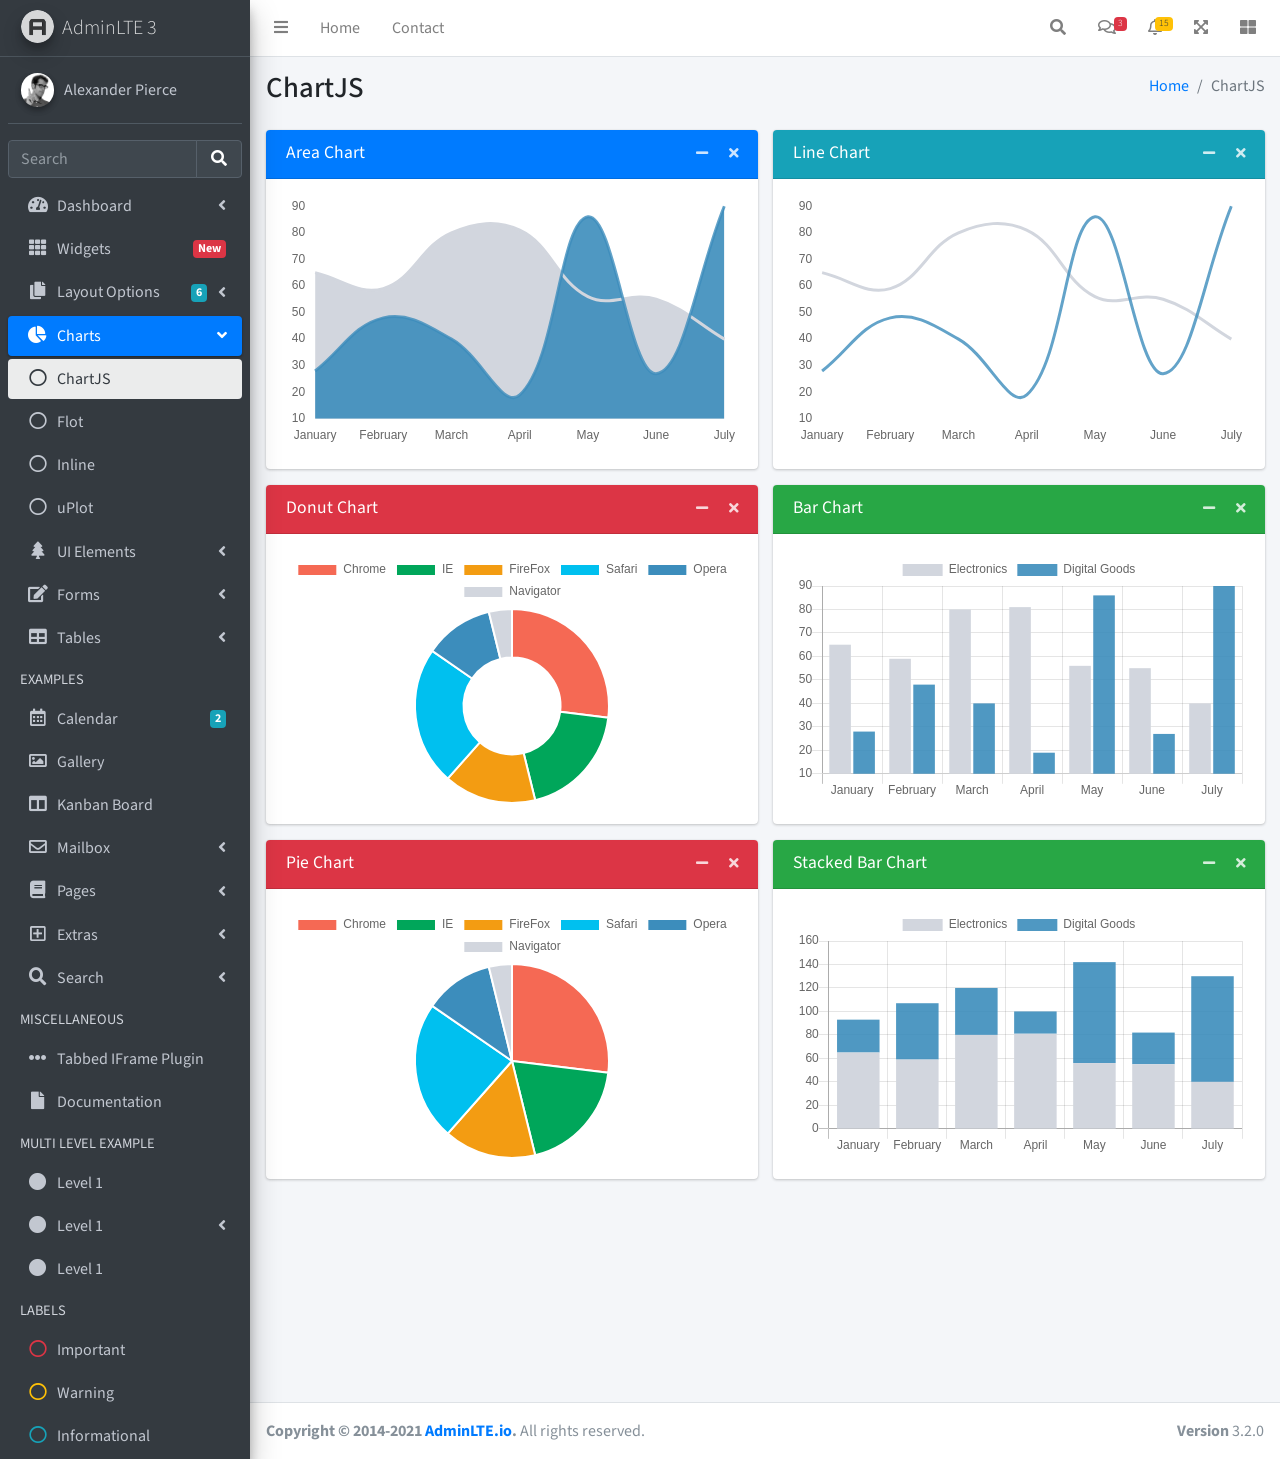
<file: dasboard/pages/charts/chartjs.html>
<!DOCTYPE html>
<html lang="en">
<head>
  <meta charset="utf-8">
  <meta name="viewport" content="width=device-width, initial-scale=1">
  <title>AdminLTE 3 | ChartJS</title>

  <!-- Google Font: Source Sans Pro -->
  <link rel="stylesheet" href="https://fonts.googleapis.com/css?family=Source+Sans+Pro:300,400,400i,700&display=fallback">
  <!-- Font Awesome -->
  <link rel="stylesheet" href="../../plugins/fontawesome-free/css/all.min.css">
  <!-- Theme style -->
  <link rel="stylesheet" href="../../dist/css/adminlte.min.css">
</head>
<body class="hold-transition sidebar-mini">
<div class="wrapper">
  <!-- Navbar -->
  <nav class="main-header navbar navbar-expand navbar-white navbar-light">
    <!-- Left navbar links -->
    <ul class="navbar-nav">
      <li class="nav-item">
        <a class="nav-link" data-widget="pushmenu" href="#" role="button"><i class="fas fa-bars"></i></a>
      </li>
      <li class="nav-item d-none d-sm-inline-block">
        <a href="../../index3.html" class="nav-link">Home</a>
      </li>
      <li class="nav-item d-none d-sm-inline-block">
        <a href="#" class="nav-link">Contact</a>
      </li>
    </ul>

    <!-- Right navbar links -->
    <ul class="navbar-nav ml-auto">
      <!-- Navbar Search -->
      <li class="nav-item">
        <a class="nav-link" data-widget="navbar-search" href="#" role="button">
          <i class="fas fa-search"></i>
        </a>
        <div class="navbar-search-block">
          <form class="form-inline">
            <div class="input-group input-group-sm">
              <input class="form-control form-control-navbar" type="search" placeholder="Search" aria-label="Search">
              <div class="input-group-append">
                <button class="btn btn-navbar" type="submit">
                  <i class="fas fa-search"></i>
                </button>
                <button class="btn btn-navbar" type="button" data-widget="navbar-search">
                  <i class="fas fa-times"></i>
                </button>
              </div>
            </div>
          </form>
        </div>
      </li>

      <!-- Messages Dropdown Menu -->
      <li class="nav-item dropdown">
        <a class="nav-link" data-toggle="dropdown" href="#">
          <i class="far fa-comments"></i>
          <span class="badge badge-danger navbar-badge">3</span>
        </a>
        <div class="dropdown-menu dropdown-menu-lg dropdown-menu-right">
          <a href="#" class="dropdown-item">
            <!-- Message Start -->
            <div class="media">
              <img src="../../dist/img/user1-128x128.jpg" alt="User Avatar" class="img-size-50 mr-3 img-circle">
              <div class="media-body">
                <h3 class="dropdown-item-title">
                  Brad Diesel
                  <span class="float-right text-sm text-danger"><i class="fas fa-star"></i></span>
                </h3>
                <p class="text-sm">Call me whenever you can...</p>
                <p class="text-sm text-muted"><i class="far fa-clock mr-1"></i> 4 Hours Ago</p>
              </div>
            </div>
            <!-- Message End -->
          </a>
          <div class="dropdown-divider"></div>
          <a href="#" class="dropdown-item">
            <!-- Message Start -->
            <div class="media">
              <img src="../../dist/img/user8-128x128.jpg" alt="User Avatar" class="img-size-50 img-circle mr-3">
              <div class="media-body">
                <h3 class="dropdown-item-title">
                  John Pierce
                  <span class="float-right text-sm text-muted"><i class="fas fa-star"></i></span>
                </h3>
                <p class="text-sm">I got your message bro</p>
                <p class="text-sm text-muted"><i class="far fa-clock mr-1"></i> 4 Hours Ago</p>
              </div>
            </div>
            <!-- Message End -->
          </a>
          <div class="dropdown-divider"></div>
          <a href="#" class="dropdown-item">
            <!-- Message Start -->
            <div class="media">
              <img src="../../dist/img/user3-128x128.jpg" alt="User Avatar" class="img-size-50 img-circle mr-3">
              <div class="media-body">
                <h3 class="dropdown-item-title">
                  Nora Silvester
                  <span class="float-right text-sm text-warning"><i class="fas fa-star"></i></span>
                </h3>
                <p class="text-sm">The subject goes here</p>
                <p class="text-sm text-muted"><i class="far fa-clock mr-1"></i> 4 Hours Ago</p>
              </div>
            </div>
            <!-- Message End -->
          </a>
          <div class="dropdown-divider"></div>
          <a href="#" class="dropdown-item dropdown-footer">See All Messages</a>
        </div>
      </li>
      <!-- Notifications Dropdown Menu -->
      <li class="nav-item dropdown">
        <a class="nav-link" data-toggle="dropdown" href="#">
          <i class="far fa-bell"></i>
          <span class="badge badge-warning navbar-badge">15</span>
        </a>
        <div class="dropdown-menu dropdown-menu-lg dropdown-menu-right">
          <span class="dropdown-item dropdown-header">15 Notifications</span>
          <div class="dropdown-divider"></div>
          <a href="#" class="dropdown-item">
            <i class="fas fa-envelope mr-2"></i> 4 new messages
            <span class="float-right text-muted text-sm">3 mins</span>
          </a>
          <div class="dropdown-divider"></div>
          <a href="#" class="dropdown-item">
            <i class="fas fa-users mr-2"></i> 8 friend requests
            <span class="float-right text-muted text-sm">12 hours</span>
          </a>
          <div class="dropdown-divider"></div>
          <a href="#" class="dropdown-item">
            <i class="fas fa-file mr-2"></i> 3 new reports
            <span class="float-right text-muted text-sm">2 days</span>
          </a>
          <div class="dropdown-divider"></div>
          <a href="#" class="dropdown-item dropdown-footer">See All Notifications</a>
        </div>
      </li>
      <li class="nav-item">
        <a class="nav-link" data-widget="fullscreen" href="#" role="button">
          <i class="fas fa-expand-arrows-alt"></i>
        </a>
      </li>
      <li class="nav-item">
        <a class="nav-link" data-widget="control-sidebar" data-slide="true" href="#" role="button">
          <i class="fas fa-th-large"></i>
        </a>
      </li>
    </ul>
  </nav>
  <!-- /.navbar -->

  <!-- Main Sidebar Container -->
  <aside class="main-sidebar sidebar-dark-primary elevation-4">
    <!-- Brand Logo -->
    <a href="../../index3.html" class="brand-link">
      <img src="../../dist/img/AdminLTELogo.png"
           alt="AdminLTE Logo" class="brand-image img-circle elevation-3" style="opacity: .8">
      <span class="brand-text font-weight-light">AdminLTE 3</span>
    </a>

    <!-- Sidebar -->
    <div class="sidebar">
      <!-- Sidebar user panel (optional) -->
      <div class="user-panel mt-3 pb-3 mb-3 d-flex">
        <div class="image">
          <img src="../../dist/img/user2-160x160.jpg" class="img-circle elevation-2" alt="User Image">
        </div>
        <div class="info">
          <a href="#" class="d-block">Alexander Pierce</a>
        </div>
      </div>

      <!-- SidebarSearch Form -->
      <div class="form-inline">
        <div class="input-group" data-widget="sidebar-search">
          <input class="form-control form-control-sidebar" type="search" placeholder="Search" aria-label="Search">
          <div class="input-group-append">
            <button class="btn btn-sidebar">
              <i class="fas fa-search fa-fw"></i>
            </button>
          </div>
        </div>
      </div>

      <!-- Sidebar Menu -->
      <nav class="mt-2">
        <ul class="nav nav-pills nav-sidebar flex-column" data-widget="treeview" role="menu" data-accordion="false">
          <!-- Add icons to the links using the .nav-icon class
               with font-awesome or any other icon font library -->
          <li class="nav-item">
            <a href="#" class="nav-link">
              <i class="nav-icon fas fa-tachometer-alt"></i>
              <p>
                Dashboard
                <i class="right fas fa-angle-left"></i>
              </p>
            </a>
            <ul class="nav nav-treeview">
              <li class="nav-item">
                <a href="../../index.html" class="nav-link">
                  <i class="far fa-circle nav-icon"></i>
                  <p>Dashboard v1</p>
                </a>
              </li>
              <li class="nav-item">
                <a href="../../index2.html" class="nav-link">
                  <i class="far fa-circle nav-icon"></i>
                  <p>Dashboard v2</p>
                </a>
              </li>
              <li class="nav-item">
                <a href="../../index3.html" class="nav-link">
                  <i class="far fa-circle nav-icon"></i>
                  <p>Dashboard v3</p>
                </a>
              </li>
            </ul>
          </li>
          <li class="nav-item">
            <a href="../widgets.html" class="nav-link">
              <i class="nav-icon fas fa-th"></i>
              <p>
                Widgets
                <span class="right badge badge-danger">New</span>
              </p>
            </a>
          </li>
          <li class="nav-item">
            <a href="#" class="nav-link">
              <i class="nav-icon fas fa-copy"></i>
              <p>
                Layout Options
                <i class="fas fa-angle-left right"></i>
                <span class="badge badge-info right">6</span>
              </p>
            </a>
            <ul class="nav nav-treeview">
              <li class="nav-item">
                <a href="../layout/top-nav.html" class="nav-link">
                  <i class="far fa-circle nav-icon"></i>
                  <p>Top Navigation</p>
                </a>
              </li>
              <li class="nav-item">
                <a href="../layout/top-nav-sidebar.html" class="nav-link">
                  <i class="far fa-circle nav-icon"></i>
                  <p>Top Navigation + Sidebar</p>
                </a>
              </li>
              <li class="nav-item">
                <a href="../layout/boxed.html" class="nav-link">
                  <i class="far fa-circle nav-icon"></i>
                  <p>Boxed</p>
                </a>
              </li>
              <li class="nav-item">
                <a href="../layout/fixed-sidebar.html" class="nav-link">
                  <i class="far fa-circle nav-icon"></i>
                  <p>Fixed Sidebar</p>
                </a>
              </li>
              <li class="nav-item">
                <a href="../layout/fixed-sidebar-custom.html" class="nav-link">
                  <i class="far fa-circle nav-icon"></i>
                  <p>Fixed Sidebar <small>+ Custom Area</small></p>
                </a>
              </li>
              <li class="nav-item">
                <a href="../layout/fixed-topnav.html" class="nav-link">
                  <i class="far fa-circle nav-icon"></i>
                  <p>Fixed Navbar</p>
                </a>
              </li>
              <li class="nav-item">
                <a href="../layout/fixed-footer.html" class="nav-link">
                  <i class="far fa-circle nav-icon"></i>
                  <p>Fixed Footer</p>
                </a>
              </li>
              <li class="nav-item">
                <a href="../layout/collapsed-sidebar.html" class="nav-link">
                  <i class="far fa-circle nav-icon"></i>
                  <p>Collapsed Sidebar</p>
                </a>
              </li>
            </ul>
          </li>
          <li class="nav-item menu-open">
            <a href="#" class="nav-link active">
              <i class="nav-icon fas fa-chart-pie"></i>
              <p>
                Charts
                <i class="right fas fa-angle-left"></i>
              </p>
            </a>
            <ul class="nav nav-treeview">
              <li class="nav-item">
                <a href="chartjs.html" class="nav-link active">
                  <i class="far fa-circle nav-icon"></i>
                  <p>ChartJS</p>
                </a>
              </li>
              <li class="nav-item">
                <a href="flot.html" class="nav-link">
                  <i class="far fa-circle nav-icon"></i>
                  <p>Flot</p>
                </a>
              </li>
              <li class="nav-item">
                <a href="inline.html" class="nav-link">
                  <i class="far fa-circle nav-icon"></i>
                  <p>Inline</p>
                </a>
              </li>
              <li class="nav-item">
                <a href="uplot.html" class="nav-link">
                  <i class="far fa-circle nav-icon"></i>
                  <p>uPlot</p>
                </a>
              </li>
            </ul>
          </li>
          <li class="nav-item">
            <a href="#" class="nav-link">
              <i class="nav-icon fas fa-tree"></i>
              <p>
                UI Elements
                <i class="fas fa-angle-left right"></i>
              </p>
            </a>
            <ul class="nav nav-treeview">
              <li class="nav-item">
                <a href="../UI/general.html" class="nav-link">
                  <i class="far fa-circle nav-icon"></i>
                  <p>General</p>
                </a>
              </li>
              <li class="nav-item">
                <a href="../UI/icons.html" class="nav-link">
                  <i class="far fa-circle nav-icon"></i>
                  <p>Icons</p>
                </a>
              </li>
              <li class="nav-item">
                <a href="../UI/buttons.html" class="nav-link">
                  <i class="far fa-circle nav-icon"></i>
                  <p>Buttons</p>
                </a>
              </li>
              <li class="nav-item">
                <a href="../UI/sliders.html" class="nav-link">
                  <i class="far fa-circle nav-icon"></i>
                  <p>Sliders</p>
                </a>
              </li>
              <li class="nav-item">
                <a href="../UI/modals.html" class="nav-link">
                  <i class="far fa-circle nav-icon"></i>
                  <p>Modals & Alerts</p>
                </a>
              </li>
              <li class="nav-item">
                <a href="../UI/navbar.html" class="nav-link">
                  <i class="far fa-circle nav-icon"></i>
                  <p>Navbar & Tabs</p>
                </a>
              </li>
              <li class="nav-item">
                <a href="../UI/timeline.html" class="nav-link">
                  <i class="far fa-circle nav-icon"></i>
                  <p>Timeline</p>
                </a>
              </li>
              <li class="nav-item">
                <a href="../UI/ribbons.html" class="nav-link">
                  <i class="far fa-circle nav-icon"></i>
                  <p>Ribbons</p>
                </a>
              </li>
            </ul>
          </li>
          <li class="nav-item">
            <a href="#" class="nav-link">
              <i class="nav-icon fas fa-edit"></i>
              <p>
                Forms
                <i class="fas fa-angle-left right"></i>
              </p>
            </a>
            <ul class="nav nav-treeview">
              <li class="nav-item">
                <a href="../forms/general.html" class="nav-link">
                  <i class="far fa-circle nav-icon"></i>
                  <p>General Elements</p>
                </a>
              </li>
              <li class="nav-item">
                <a href="../forms/advanced.html" class="nav-link">
                  <i class="far fa-circle nav-icon"></i>
                  <p>Advanced Elements</p>
                </a>
              </li>
              <li class="nav-item">
                <a href="../forms/editors.html" class="nav-link">
                  <i class="far fa-circle nav-icon"></i>
                  <p>Editors</p>
                </a>
              </li>
              <li class="nav-item">
                <a href="../forms/validation.html" class="nav-link">
                  <i class="far fa-circle nav-icon"></i>
                  <p>Validation</p>
                </a>
              </li>
            </ul>
          </li>
          <li class="nav-item">
            <a href="#" class="nav-link">
              <i class="nav-icon fas fa-table"></i>
              <p>
                Tables
                <i class="fas fa-angle-left right"></i>
              </p>
            </a>
            <ul class="nav nav-treeview">
              <li class="nav-item">
                <a href="../tables/simple.html" class="nav-link">
                  <i class="far fa-circle nav-icon"></i>
                  <p>Simple Tables</p>
                </a>
              </li>
              <li class="nav-item">
                <a href="../tables/data.html" class="nav-link">
                  <i class="far fa-circle nav-icon"></i>
                  <p>DataTables</p>
                </a>
              </li>
              <li class="nav-item">
                <a href="../tables/jsgrid.html" class="nav-link">
                  <i class="far fa-circle nav-icon"></i>
                  <p>jsGrid</p>
                </a>
              </li>
            </ul>
          </li>
          <li class="nav-header">EXAMPLES</li>
          <li class="nav-item">
            <a href="../calendar.html" class="nav-link">
              <i class="nav-icon far fa-calendar-alt"></i>
              <p>
                Calendar
                <span class="badge badge-info right">2</span>
              </p>
            </a>
          </li>
          <li class="nav-item">
            <a href="../gallery.html" class="nav-link">
              <i class="nav-icon far fa-image"></i>
              <p>
                Gallery
              </p>
            </a>
          </li>
          <li class="nav-item">
            <a href="../kanban.html" class="nav-link">
              <i class="nav-icon fas fa-columns"></i>
              <p>
                Kanban Board
              </p>
            </a>
          </li>
          <li class="nav-item">
            <a href="#" class="nav-link">
              <i class="nav-icon far fa-envelope"></i>
              <p>
                Mailbox
                <i class="fas fa-angle-left right"></i>
              </p>
            </a>
            <ul class="nav nav-treeview">
              <li class="nav-item">
                <a href="../mailbox/mailbox.html" class="nav-link">
                  <i class="far fa-circle nav-icon"></i>
                  <p>Inbox</p>
                </a>
              </li>
              <li class="nav-item">
                <a href="../mailbox/compose.html" class="nav-link">
                  <i class="far fa-circle nav-icon"></i>
                  <p>Compose</p>
                </a>
              </li>
              <li class="nav-item">
                <a href="../mailbox/read-mail.html" class="nav-link">
                  <i class="far fa-circle nav-icon"></i>
                  <p>Read</p>
                </a>
              </li>
            </ul>
          </li>
          <li class="nav-item">
            <a href="#" class="nav-link">
              <i class="nav-icon fas fa-book"></i>
              <p>
                Pages
                <i class="fas fa-angle-left right"></i>
              </p>
            </a>
            <ul class="nav nav-treeview">
              <li class="nav-item">
                <a href="../examples/invoice.html" class="nav-link">
                  <i class="far fa-circle nav-icon"></i>
                  <p>Invoice</p>
                </a>
              </li>
              <li class="nav-item">
                <a href="../examples/profile.html" class="nav-link">
                  <i class="far fa-circle nav-icon"></i>
                  <p>Profile</p>
                </a>
              </li>
              <li class="nav-item">
                <a href="../examples/e-commerce.html" class="nav-link">
                  <i class="far fa-circle nav-icon"></i>
                  <p>E-commerce</p>
                </a>
              </li>
              <li class="nav-item">
                <a href="../examples/projects.html" class="nav-link">
                  <i class="far fa-circle nav-icon"></i>
                  <p>Projects</p>
                </a>
              </li>
              <li class="nav-item">
                <a href="../examples/project-add.html" class="nav-link">
                  <i class="far fa-circle nav-icon"></i>
                  <p>Project Add</p>
                </a>
              </li>
              <li class="nav-item">
                <a href="../examples/project-edit.html" class="nav-link">
                  <i class="far fa-circle nav-icon"></i>
                  <p>Project Edit</p>
                </a>
              </li>
              <li class="nav-item">
                <a href="../examples/project-detail.html" class="nav-link">
                  <i class="far fa-circle nav-icon"></i>
                  <p>Project Detail</p>
                </a>
              </li>
              <li class="nav-item">
                <a href="../examples/contacts.html" class="nav-link">
                  <i class="far fa-circle nav-icon"></i>
                  <p>Contacts</p>
                </a>
              </li>
              <li class="nav-item">
                <a href="../examples/faq.html" class="nav-link">
                  <i class="far fa-circle nav-icon"></i>
                  <p>FAQ</p>
                </a>
              </li>
              <li class="nav-item">
                <a href="../examples/contact-us.html" class="nav-link">
                  <i class="far fa-circle nav-icon"></i>
                  <p>Contact us</p>
                </a>
              </li>
            </ul>
          </li>
          <li class="nav-item">
            <a href="#" class="nav-link">
              <i class="nav-icon far fa-plus-square"></i>
              <p>
                Extras
                <i class="fas fa-angle-left right"></i>
              </p>
            </a>
            <ul class="nav nav-treeview">
              <li class="nav-item">
                <a href="#" class="nav-link">
                  <i class="far fa-circle nav-icon"></i>
                  <p>
                    Login & Register v1
                    <i class="fas fa-angle-left right"></i>
                  </p>
                </a>
                <ul class="nav nav-treeview">
                  <li class="nav-item">
                    <a href="../examples/login.html" class="nav-link">
                      <i class="far fa-circle nav-icon"></i>
                      <p>Login v1</p>
                    </a>
                  </li>
                  <li class="nav-item">
                    <a href="../examples/register.html" class="nav-link">
                      <i class="far fa-circle nav-icon"></i>
                      <p>Register v1</p>
                    </a>
                  </li>
                  <li class="nav-item">
                    <a href="../examples/forgot-password.html" class="nav-link">
                      <i class="far fa-circle nav-icon"></i>
                      <p>Forgot Password v1</p>
                    </a>
                  </li>
                  <li class="nav-item">
                    <a href="../examples/recover-password.html" class="nav-link">
                      <i class="far fa-circle nav-icon"></i>
                      <p>Recover Password v1</p>
                    </a>
                  </li>
                </ul>
              </li>
              <li class="nav-item">
                <a href="#" class="nav-link">
                  <i class="far fa-circle nav-icon"></i>
                  <p>
                    Login & Register v2
                    <i class="fas fa-angle-left right"></i>
                  </p>
                </a>
                <ul class="nav nav-treeview">
                  <li class="nav-item">
                    <a href="../examples/login-v2.html" class="nav-link">
                      <i class="far fa-circle nav-icon"></i>
                      <p>Login v2</p>
                    </a>
                  </li>
                  <li class="nav-item">
                    <a href="../examples/register-v2.html" class="nav-link">
                      <i class="far fa-circle nav-icon"></i>
                      <p>Register v2</p>
                    </a>
                  </li>
                  <li class="nav-item">
                    <a href="../examples/forgot-password-v2.html" class="nav-link">
                      <i class="far fa-circle nav-icon"></i>
                      <p>Forgot Password v2</p>
                    </a>
                  </li>
                  <li class="nav-item">
                    <a href="../examples/recover-password-v2.html" class="nav-link">
                      <i class="far fa-circle nav-icon"></i>
                      <p>Recover Password v2</p>
                    </a>
                  </li>
                </ul>
              </li>
              <li class="nav-item">
                <a href="../examples/lockscreen.html" class="nav-link">
                  <i class="far fa-circle nav-icon"></i>
                  <p>Lockscreen</p>
                </a>
              </li>
              <li class="nav-item">
                <a href="../examples/legacy-user-menu.html" class="nav-link">
                  <i class="far fa-circle nav-icon"></i>
                  <p>Legacy User Menu</p>
                </a>
              </li>
              <li class="nav-item">
                <a href="../examples/language-menu.html" class="nav-link">
                  <i class="far fa-circle nav-icon"></i>
                  <p>Language Menu</p>
                </a>
              </li>
              <li class="nav-item">
                <a href="../examples/404.html" class="nav-link">
                  <i class="far fa-circle nav-icon"></i>
                  <p>Error 404</p>
                </a>
              </li>
              <li class="nav-item">
                <a href="../examples/500.html" class="nav-link">
                  <i class="far fa-circle nav-icon"></i>
                  <p>Error 500</p>
                </a>
              </li>
              <li class="nav-item">
                <a href="../examples/pace.html" class="nav-link">
                  <i class="far fa-circle nav-icon"></i>
                  <p>Pace</p>
                </a>
              </li>
              <li class="nav-item">
                <a href="../examples/blank.html" class="nav-link">
                  <i class="far fa-circle nav-icon"></i>
                  <p>Blank Page</p>
                </a>
              </li>
              <li class="nav-item">
                <a href="../../starter.html" class="nav-link">
                  <i class="far fa-circle nav-icon"></i>
                  <p>Starter Page</p>
                </a>
              </li>
            </ul>
          </li>
          <li class="nav-item">
            <a href="#" class="nav-link">
              <i class="nav-icon fas fa-search"></i>
              <p>
                Search
                <i class="fas fa-angle-left right"></i>
              </p>
            </a>
            <ul class="nav nav-treeview">
              <li class="nav-item">
                <a href="../search/simple.html" class="nav-link">
                  <i class="far fa-circle nav-icon"></i>
                  <p>Simple Search</p>
                </a>
              </li>
              <li class="nav-item">
                <a href="../search/enhanced.html" class="nav-link">
                  <i class="far fa-circle nav-icon"></i>
                  <p>Enhanced</p>
                </a>
              </li>
            </ul>
          </li>
          <li class="nav-header">MISCELLANEOUS</li>
          <li class="nav-item">
            <a href="../../iframe.html" class="nav-link">
              <i class="nav-icon fas fa-ellipsis-h"></i>
              <p>Tabbed IFrame Plugin</p>
            </a>
          </li>
          <li class="nav-item">
            <a href="https://adminlte.io/docs/3.1/" class="nav-link">
              <i class="nav-icon fas fa-file"></i>
              <p>Documentation</p>
            </a>
          </li>
          <li class="nav-header">MULTI LEVEL EXAMPLE</li>
          <li class="nav-item">
            <a href="#" class="nav-link">
              <i class="fas fa-circle nav-icon"></i>
              <p>Level 1</p>
            </a>
          </li>
          <li class="nav-item">
            <a href="#" class="nav-link">
              <i class="nav-icon fas fa-circle"></i>
              <p>
                Level 1
                <i class="right fas fa-angle-left"></i>
              </p>
            </a>
            <ul class="nav nav-treeview">
              <li class="nav-item">
                <a href="#" class="nav-link">
                  <i class="far fa-circle nav-icon"></i>
                  <p>Level 2</p>
                </a>
              </li>
              <li class="nav-item">
                <a href="#" class="nav-link">
                  <i class="far fa-circle nav-icon"></i>
                  <p>
                    Level 2
                    <i class="right fas fa-angle-left"></i>
                  </p>
                </a>
                <ul class="nav nav-treeview">
                  <li class="nav-item">
                    <a href="#" class="nav-link">
                      <i class="far fa-dot-circle nav-icon"></i>
                      <p>Level 3</p>
                    </a>
                  </li>
                  <li class="nav-item">
                    <a href="#" class="nav-link">
                      <i class="far fa-dot-circle nav-icon"></i>
                      <p>Level 3</p>
                    </a>
                  </li>
                  <li class="nav-item">
                    <a href="#" class="nav-link">
                      <i class="far fa-dot-circle nav-icon"></i>
                      <p>Level 3</p>
                    </a>
                  </li>
                </ul>
              </li>
              <li class="nav-item">
                <a href="#" class="nav-link">
                  <i class="far fa-circle nav-icon"></i>
                  <p>Level 2</p>
                </a>
              </li>
            </ul>
          </li>
          <li class="nav-item">
            <a href="#" class="nav-link">
              <i class="fas fa-circle nav-icon"></i>
              <p>Level 1</p>
            </a>
          </li>
          <li class="nav-header">LABELS</li>
          <li class="nav-item">
            <a href="#" class="nav-link">
              <i class="nav-icon far fa-circle text-danger"></i>
              <p class="text">Important</p>
            </a>
          </li>
          <li class="nav-item">
            <a href="#" class="nav-link">
              <i class="nav-icon far fa-circle text-warning"></i>
              <p>Warning</p>
            </a>
          </li>
          <li class="nav-item">
            <a href="#" class="nav-link">
              <i class="nav-icon far fa-circle text-info"></i>
              <p>Informational</p>
            </a>
          </li>
        </ul>
      </nav>
      <!-- /.sidebar-menu -->
    </div>
    <!-- /.sidebar -->
  </aside>

  <!-- Content Wrapper. Contains page content -->
  <div class="content-wrapper">
    <!-- Content Header (Page header) -->
    <section class="content-header">
      <div class="container-fluid">
        <div class="row mb-2">
          <div class="col-sm-6">
            <h1>ChartJS</h1>
          </div>
          <div class="col-sm-6">
            <ol class="breadcrumb float-sm-right">
              <li class="breadcrumb-item"><a href="#">Home</a></li>
              <li class="breadcrumb-item active">ChartJS</li>
            </ol>
          </div>
        </div>
      </div><!-- /.container-fluid -->
    </section>

    <!-- Main content -->
    <section class="content">
      <div class="container-fluid">
        <div class="row">
          <div class="col-md-6">
            <!-- AREA CHART -->
            <div class="card card-primary">
              <div class="card-header">
                <h3 class="card-title">Area Chart</h3>

                <div class="card-tools">
                  <button type="button" class="btn btn-tool" data-card-widget="collapse">
                    <i class="fas fa-minus"></i>
                  </button>
                  <button type="button" class="btn btn-tool" data-card-widget="remove">
                    <i class="fas fa-times"></i>
                  </button>
                </div>
              </div>
              <div class="card-body">
                <div class="chart">
                  <canvas id="areaChart" style="min-height: 250px; height: 250px; max-height: 250px; max-width: 100%;"></canvas>
                </div>
              </div>
              <!-- /.card-body -->
            </div>
            <!-- /.card -->

            <!-- DONUT CHART -->
            <div class="card card-danger">
              <div class="card-header">
                <h3 class="card-title">Donut Chart</h3>

                <div class="card-tools">
                  <button type="button" class="btn btn-tool" data-card-widget="collapse">
                    <i class="fas fa-minus"></i>
                  </button>
                  <button type="button" class="btn btn-tool" data-card-widget="remove">
                    <i class="fas fa-times"></i>
                  </button>
                </div>
              </div>
              <div class="card-body">
                <canvas id="donutChart" style="min-height: 250px; height: 250px; max-height: 250px; max-width: 100%;"></canvas>
              </div>
              <!-- /.card-body -->
            </div>
            <!-- /.card -->

            <!-- PIE CHART -->
            <div class="card card-danger">
              <div class="card-header">
                <h3 class="card-title">Pie Chart</h3>

                <div class="card-tools">
                  <button type="button" class="btn btn-tool" data-card-widget="collapse">
                    <i class="fas fa-minus"></i>
                  </button>
                  <button type="button" class="btn btn-tool" data-card-widget="remove">
                    <i class="fas fa-times"></i>
                  </button>
                </div>
              </div>
              <div class="card-body">
                <canvas id="pieChart" style="min-height: 250px; height: 250px; max-height: 250px; max-width: 100%;"></canvas>
              </div>
              <!-- /.card-body -->
            </div>
            <!-- /.card -->

          </div>
          <!-- /.col (LEFT) -->
          <div class="col-md-6">
            <!-- LINE CHART -->
            <div class="card card-info">
              <div class="card-header">
                <h3 class="card-title">Line Chart</h3>

                <div class="card-tools">
                  <button type="button" class="btn btn-tool" data-card-widget="collapse">
                    <i class="fas fa-minus"></i>
                  </button>
                  <button type="button" class="btn btn-tool" data-card-widget="remove">
                    <i class="fas fa-times"></i>
                  </button>
                </div>
              </div>
              <div class="card-body">
                <div class="chart">
                  <canvas id="lineChart" style="min-height: 250px; height: 250px; max-height: 250px; max-width: 100%;"></canvas>
                </div>
              </div>
              <!-- /.card-body -->
            </div>
            <!-- /.card -->

            <!-- BAR CHART -->
            <div class="card card-success">
              <div class="card-header">
                <h3 class="card-title">Bar Chart</h3>

                <div class="card-tools">
                  <button type="button" class="btn btn-tool" data-card-widget="collapse">
                    <i class="fas fa-minus"></i>
                  </button>
                  <button type="button" class="btn btn-tool" data-card-widget="remove">
                    <i class="fas fa-times"></i>
                  </button>
                </div>
              </div>
              <div class="card-body">
                <div class="chart">
                  <canvas id="barChart" style="min-height: 250px; height: 250px; max-height: 250px; max-width: 100%;"></canvas>
                </div>
              </div>
              <!-- /.card-body -->
            </div>
            <!-- /.card -->

            <!-- STACKED BAR CHART -->
            <div class="card card-success">
              <div class="card-header">
                <h3 class="card-title">Stacked Bar Chart</h3>

                <div class="card-tools">
                  <button type="button" class="btn btn-tool" data-card-widget="collapse">
                    <i class="fas fa-minus"></i>
                  </button>
                  <button type="button" class="btn btn-tool" data-card-widget="remove">
                    <i class="fas fa-times"></i>
                  </button>
                </div>
              </div>
              <div class="card-body">
                <div class="chart">
                  <canvas id="stackedBarChart" style="min-height: 250px; height: 250px; max-height: 250px; max-width: 100%;"></canvas>
                </div>
              </div>
              <!-- /.card-body -->
            </div>
            <!-- /.card -->

          </div>
          <!-- /.col (RIGHT) -->
        </div>
        <!-- /.row -->
      </div><!-- /.container-fluid -->
    </section>
    <!-- /.content -->
  </div>
  <!-- /.content-wrapper -->
  <footer class="main-footer">
    <div class="float-right d-none d-sm-block">
      <b>Version</b> 3.2.0
    </div>
    <strong>Copyright &copy; 2014-2021 <a href="https://adminlte.io">AdminLTE.io</a>.</strong> All rights reserved.
  </footer>

  <!-- Control Sidebar -->
  <aside class="control-sidebar control-sidebar-dark">
    <!-- Add Content Here -->
  </aside>
  <!-- /.control-sidebar -->
</div>
<!-- ./wrapper -->

<!-- jQuery -->
<script src="../../plugins/jquery/jquery.min.js"></script>
<!-- Bootstrap 4 -->
<script src="../../plugins/bootstrap/js/bootstrap.bundle.min.js"></script>
<!-- ChartJS -->
<script src="../../plugins/chart.js/Chart.min.js"></script>
<!-- AdminLTE App -->
<script src="../../dist/js/adminlte.min.js"></script>
<!-- AdminLTE for demo purposes -->
<script src="../../dist/js/demo.js"></script>
<!-- Page specific script -->
<script>
  $(function () {
    /* ChartJS
     * -------
     * Here we will create a few charts using ChartJS
     */

    //--------------
    //- AREA CHART -
    //--------------

    // Get context with jQuery - using jQuery's .get() method.
    var areaChartCanvas = $('#areaChart').get(0).getContext('2d')

    var areaChartData = {
      labels  : ['January', 'February', 'March', 'April', 'May', 'June', 'July'],
      datasets: [
        {
          label               : 'Digital Goods',
          backgroundColor     : 'rgba(60,141,188,0.9)',
          borderColor         : 'rgba(60,141,188,0.8)',
          pointRadius          : false,
          pointColor          : '#3b8bba',
          pointStrokeColor    : 'rgba(60,141,188,1)',
          pointHighlightFill  : '#fff',
          pointHighlightStroke: 'rgba(60,141,188,1)',
          data                : [28, 48, 40, 19, 86, 27, 90]
        },
        {
          label               : 'Electronics',
          backgroundColor     : 'rgba(210, 214, 222, 1)',
          borderColor         : 'rgba(210, 214, 222, 1)',
          pointRadius         : false,
          pointColor          : 'rgba(210, 214, 222, 1)',
          pointStrokeColor    : '#c1c7d1',
          pointHighlightFill  : '#fff',
          pointHighlightStroke: 'rgba(220,220,220,1)',
          data                : [65, 59, 80, 81, 56, 55, 40]
        },
      ]
    }

    var areaChartOptions = {
      maintainAspectRatio : false,
      responsive : true,
      legend: {
        display: false
      },
      scales: {
        xAxes: [{
          gridLines : {
            display : false,
          }
        }],
        yAxes: [{
          gridLines : {
            display : false,
          }
        }]
      }
    }

    // This will get the first returned node in the jQuery collection.
    new Chart(areaChartCanvas, {
      type: 'line',
      data: areaChartData,
      options: areaChartOptions
    })

    //-------------
    //- LINE CHART -
    //--------------
    var lineChartCanvas = $('#lineChart').get(0).getContext('2d')
    var lineChartOptions = $.extend(true, {}, areaChartOptions)
    var lineChartData = $.extend(true, {}, areaChartData)
    lineChartData.datasets[0].fill = false;
    lineChartData.datasets[1].fill = false;
    lineChartOptions.datasetFill = false

    var lineChart = new Chart(lineChartCanvas, {
      type: 'line',
      data: lineChartData,
      options: lineChartOptions
    })

    //-------------
    //- DONUT CHART -
    //-------------
    // Get context with jQuery - using jQuery's .get() method.
    var donutChartCanvas = $('#donutChart').get(0).getContext('2d')
    var donutData        = {
      labels: [
          'Chrome',
          'IE',
          'FireFox',
          'Safari',
          'Opera',
          'Navigator',
      ],
      datasets: [
        {
          data: [700,500,400,600,300,100],
          backgroundColor : ['#f56954', '#00a65a', '#f39c12', '#00c0ef', '#3c8dbc', '#d2d6de'],
        }
      ]
    }
    var donutOptions     = {
      maintainAspectRatio : false,
      responsive : true,
    }
    //Create pie or douhnut chart
    // You can switch between pie and douhnut using the method below.
    new Chart(donutChartCanvas, {
      type: 'doughnut',
      data: donutData,
      options: donutOptions
    })

    //-------------
    //- PIE CHART -
    //-------------
    // Get context with jQuery - using jQuery's .get() method.
    var pieChartCanvas = $('#pieChart').get(0).getContext('2d')
    var pieData        = donutData;
    var pieOptions     = {
      maintainAspectRatio : false,
      responsive : true,
    }
    //Create pie or douhnut chart
    // You can switch between pie and douhnut using the method below.
    new Chart(pieChartCanvas, {
      type: 'pie',
      data: pieData,
      options: pieOptions
    })

    //-------------
    //- BAR CHART -
    //-------------
    var barChartCanvas = $('#barChart').get(0).getContext('2d')
    var barChartData = $.extend(true, {}, areaChartData)
    var temp0 = areaChartData.datasets[0]
    var temp1 = areaChartData.datasets[1]
    barChartData.datasets[0] = temp1
    barChartData.datasets[1] = temp0

    var barChartOptions = {
      responsive              : true,
      maintainAspectRatio     : false,
      datasetFill             : false
    }

    new Chart(barChartCanvas, {
      type: 'bar',
      data: barChartData,
      options: barChartOptions
    })

    //---------------------
    //- STACKED BAR CHART -
    //---------------------
    var stackedBarChartCanvas = $('#stackedBarChart').get(0).getContext('2d')
    var stackedBarChartData = $.extend(true, {}, barChartData)

    var stackedBarChartOptions = {
      responsive              : true,
      maintainAspectRatio     : false,
      scales: {
        xAxes: [{
          stacked: true,
        }],
        yAxes: [{
          stacked: true
        }]
      }
    }

    new Chart(stackedBarChartCanvas, {
      type: 'bar',
      data: stackedBarChartData,
      options: stackedBarChartOptions
    })
  })
</script>
</body>
</html>
</file>
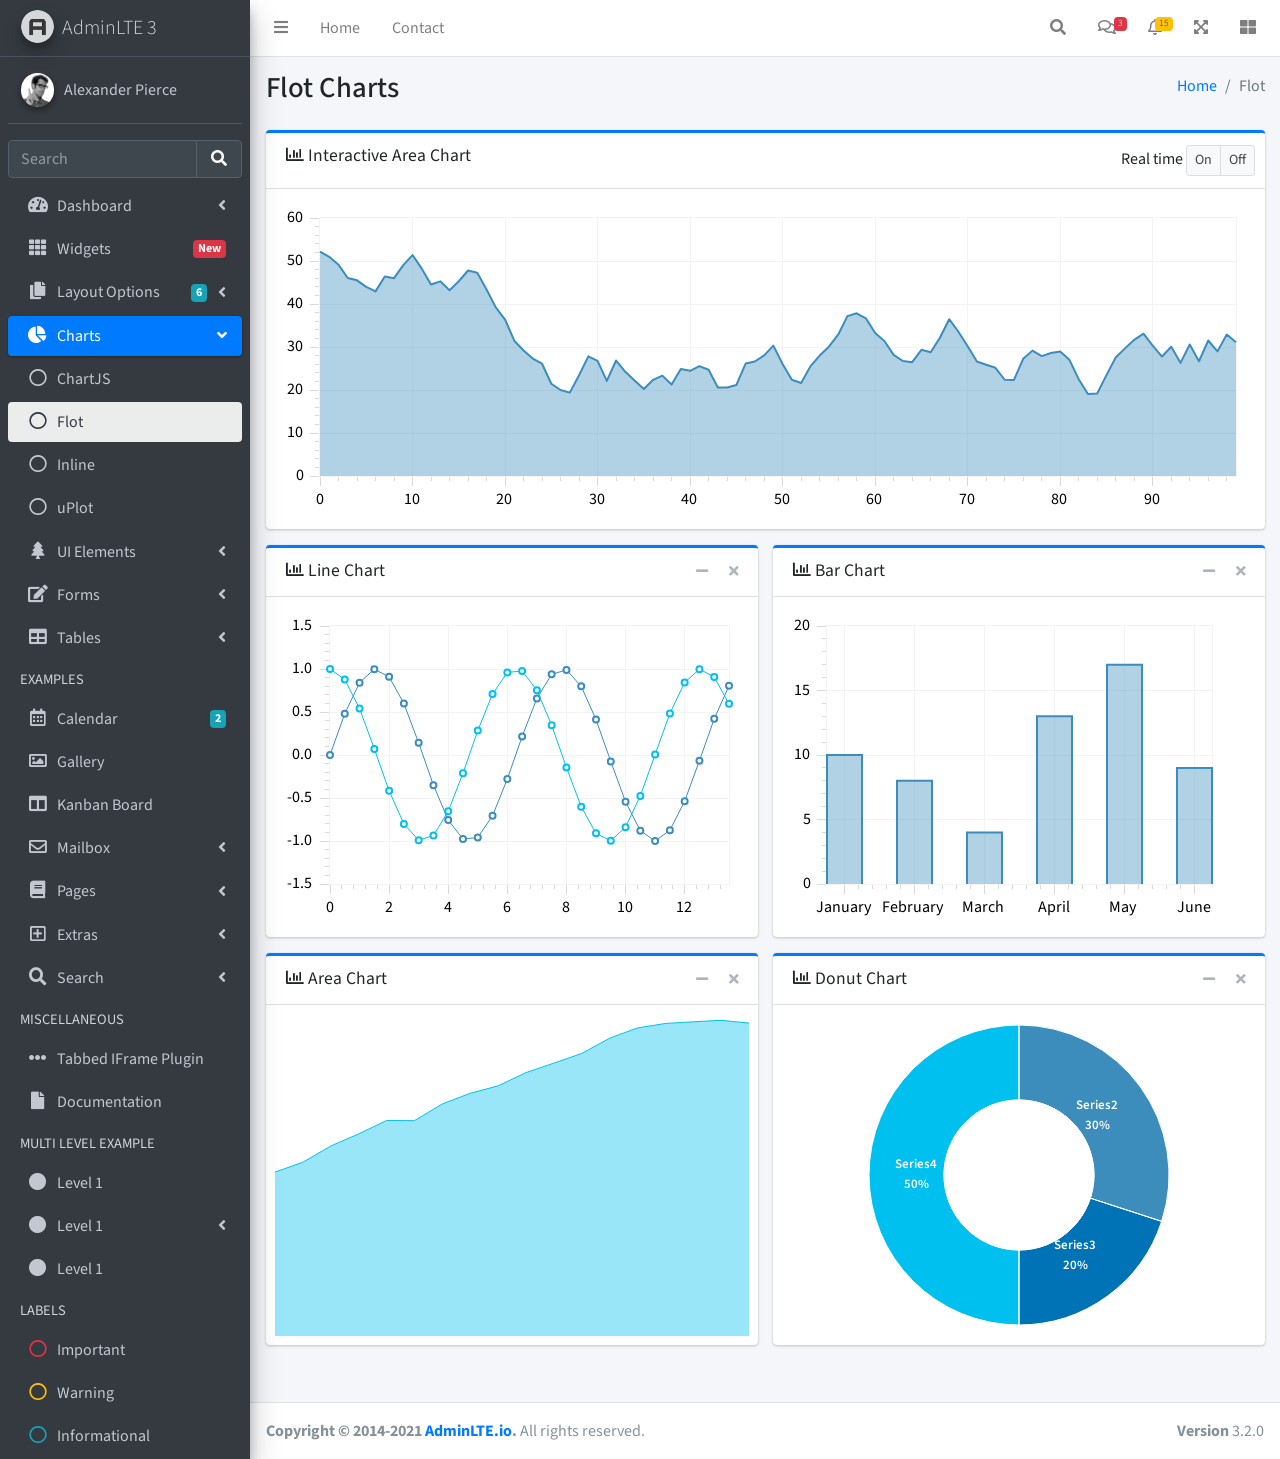
<file: dasboard/pages/charts/flot.html>
<!DOCTYPE html>
<html lang="en">
<head>
  <meta charset="utf-8">
  <meta name="viewport" content="width=device-width, initial-scale=1">
  <title>AdminLTE 3 | Flot Charts</title>

  <!-- Google Font: Source Sans Pro -->
  <link rel="stylesheet" href="https://fonts.googleapis.com/css?family=Source+Sans+Pro:300,400,400i,700&display=fallback">
  <!-- Font Awesome -->
  <link rel="stylesheet" href="../../plugins/fontawesome-free/css/all.min.css">
  <!-- Theme style -->
  <link rel="stylesheet" href="../../dist/css/adminlte.min.css">
</head>
<body class="hold-transition sidebar-mini">
<div class="wrapper">
  <!-- Navbar -->
  <nav class="main-header navbar navbar-expand navbar-white navbar-light">
    <!-- Left navbar links -->
    <ul class="navbar-nav">
      <li class="nav-item">
        <a class="nav-link" data-widget="pushmenu" href="#" role="button"><i class="fas fa-bars"></i></a>
      </li>
      <li class="nav-item d-none d-sm-inline-block">
        <a href="../../index3.html" class="nav-link">Home</a>
      </li>
      <li class="nav-item d-none d-sm-inline-block">
        <a href="#" class="nav-link">Contact</a>
      </li>
    </ul>

    <!-- Right navbar links -->
    <ul class="navbar-nav ml-auto">
      <!-- Navbar Search -->
      <li class="nav-item">
        <a class="nav-link" data-widget="navbar-search" href="#" role="button">
          <i class="fas fa-search"></i>
        </a>
        <div class="navbar-search-block">
          <form class="form-inline">
            <div class="input-group input-group-sm">
              <input class="form-control form-control-navbar" type="search" placeholder="Search" aria-label="Search">
              <div class="input-group-append">
                <button class="btn btn-navbar" type="submit">
                  <i class="fas fa-search"></i>
                </button>
                <button class="btn btn-navbar" type="button" data-widget="navbar-search">
                  <i class="fas fa-times"></i>
                </button>
              </div>
            </div>
          </form>
        </div>
      </li>

      <!-- Messages Dropdown Menu -->
      <li class="nav-item dropdown">
        <a class="nav-link" data-toggle="dropdown" href="#">
          <i class="far fa-comments"></i>
          <span class="badge badge-danger navbar-badge">3</span>
        </a>
        <div class="dropdown-menu dropdown-menu-lg dropdown-menu-right">
          <a href="#" class="dropdown-item">
            <!-- Message Start -->
            <div class="media">
              <img src="../../dist/img/user1-128x128.jpg" alt="User Avatar" class="img-size-50 mr-3 img-circle">
              <div class="media-body">
                <h3 class="dropdown-item-title">
                  Brad Diesel
                  <span class="float-right text-sm text-danger"><i class="fas fa-star"></i></span>
                </h3>
                <p class="text-sm">Call me whenever you can...</p>
                <p class="text-sm text-muted"><i class="far fa-clock mr-1"></i> 4 Hours Ago</p>
              </div>
            </div>
            <!-- Message End -->
          </a>
          <div class="dropdown-divider"></div>
          <a href="#" class="dropdown-item">
            <!-- Message Start -->
            <div class="media">
              <img src="../../dist/img/user8-128x128.jpg" alt="User Avatar" class="img-size-50 img-circle mr-3">
              <div class="media-body">
                <h3 class="dropdown-item-title">
                  John Pierce
                  <span class="float-right text-sm text-muted"><i class="fas fa-star"></i></span>
                </h3>
                <p class="text-sm">I got your message bro</p>
                <p class="text-sm text-muted"><i class="far fa-clock mr-1"></i> 4 Hours Ago</p>
              </div>
            </div>
            <!-- Message End -->
          </a>
          <div class="dropdown-divider"></div>
          <a href="#" class="dropdown-item">
            <!-- Message Start -->
            <div class="media">
              <img src="../../dist/img/user3-128x128.jpg" alt="User Avatar" class="img-size-50 img-circle mr-3">
              <div class="media-body">
                <h3 class="dropdown-item-title">
                  Nora Silvester
                  <span class="float-right text-sm text-warning"><i class="fas fa-star"></i></span>
                </h3>
                <p class="text-sm">The subject goes here</p>
                <p class="text-sm text-muted"><i class="far fa-clock mr-1"></i> 4 Hours Ago</p>
              </div>
            </div>
            <!-- Message End -->
          </a>
          <div class="dropdown-divider"></div>
          <a href="#" class="dropdown-item dropdown-footer">See All Messages</a>
        </div>
      </li>
      <!-- Notifications Dropdown Menu -->
      <li class="nav-item dropdown">
        <a class="nav-link" data-toggle="dropdown" href="#">
          <i class="far fa-bell"></i>
          <span class="badge badge-warning navbar-badge">15</span>
        </a>
        <div class="dropdown-menu dropdown-menu-lg dropdown-menu-right">
          <span class="dropdown-item dropdown-header">15 Notifications</span>
          <div class="dropdown-divider"></div>
          <a href="#" class="dropdown-item">
            <i class="fas fa-envelope mr-2"></i> 4 new messages
            <span class="float-right text-muted text-sm">3 mins</span>
          </a>
          <div class="dropdown-divider"></div>
          <a href="#" class="dropdown-item">
            <i class="fas fa-users mr-2"></i> 8 friend requests
            <span class="float-right text-muted text-sm">12 hours</span>
          </a>
          <div class="dropdown-divider"></div>
          <a href="#" class="dropdown-item">
            <i class="fas fa-file mr-2"></i> 3 new reports
            <span class="float-right text-muted text-sm">2 days</span>
          </a>
          <div class="dropdown-divider"></div>
          <a href="#" class="dropdown-item dropdown-footer">See All Notifications</a>
        </div>
      </li>
      <li class="nav-item">
        <a class="nav-link" data-widget="fullscreen" href="#" role="button">
          <i class="fas fa-expand-arrows-alt"></i>
        </a>
      </li>
      <li class="nav-item">
        <a class="nav-link" data-widget="control-sidebar" data-slide="true" href="#" role="button">
          <i class="fas fa-th-large"></i>
        </a>
      </li>
    </ul>
  </nav>
  <!-- /.navbar -->

  <!-- Main Sidebar Container -->
  <aside class="main-sidebar sidebar-dark-primary elevation-4">
    <!-- Brand Logo -->
    <a href="../../index3.html" class="brand-link">
      <img src="../../dist/img/AdminLTELogo.png" alt="AdminLTE Logo" class="brand-image img-circle elevation-3" style="opacity: .8">
      <span class="brand-text font-weight-light">AdminLTE 3</span>
    </a>

    <!-- Sidebar -->
    <div class="sidebar">
      <!-- Sidebar user panel (optional) -->
      <div class="user-panel mt-3 pb-3 mb-3 d-flex">
        <div class="image">
          <img src="../../dist/img/user2-160x160.jpg" class="img-circle elevation-2" alt="User Image">
        </div>
        <div class="info">
          <a href="#" class="d-block">Alexander Pierce</a>
        </div>
      </div>

      <!-- SidebarSearch Form -->
      <div class="form-inline">
        <div class="input-group" data-widget="sidebar-search">
          <input class="form-control form-control-sidebar" type="search" placeholder="Search" aria-label="Search">
          <div class="input-group-append">
            <button class="btn btn-sidebar">
              <i class="fas fa-search fa-fw"></i>
            </button>
          </div>
        </div>
      </div>

      <!-- Sidebar Menu -->
      <nav class="mt-2">
        <ul class="nav nav-pills nav-sidebar flex-column" data-widget="treeview" role="menu" data-accordion="false">
          <!-- Add icons to the links using the .nav-icon class
               with font-awesome or any other icon font library -->
          <li class="nav-item">
            <a href="#" class="nav-link">
              <i class="nav-icon fas fa-tachometer-alt"></i>
              <p>
                Dashboard
                <i class="right fas fa-angle-left"></i>
              </p>
            </a>
            <ul class="nav nav-treeview">
              <li class="nav-item">
                <a href="../../index.html" class="nav-link">
                  <i class="far fa-circle nav-icon"></i>
                  <p>Dashboard v1</p>
                </a>
              </li>
              <li class="nav-item">
                <a href="../../index2.html" class="nav-link">
                  <i class="far fa-circle nav-icon"></i>
                  <p>Dashboard v2</p>
                </a>
              </li>
              <li class="nav-item">
                <a href="../../index3.html" class="nav-link">
                  <i class="far fa-circle nav-icon"></i>
                  <p>Dashboard v3</p>
                </a>
              </li>
            </ul>
          </li>
          <li class="nav-item">
            <a href="../widgets.html" class="nav-link">
              <i class="nav-icon fas fa-th"></i>
              <p>
                Widgets
                <span class="right badge badge-danger">New</span>
              </p>
            </a>
          </li>
          <li class="nav-item">
            <a href="#" class="nav-link">
              <i class="nav-icon fas fa-copy"></i>
              <p>
                Layout Options
                <i class="fas fa-angle-left right"></i>
                <span class="badge badge-info right">6</span>
              </p>
            </a>
            <ul class="nav nav-treeview">
              <li class="nav-item">
                <a href="../layout/top-nav.html" class="nav-link">
                  <i class="far fa-circle nav-icon"></i>
                  <p>Top Navigation</p>
                </a>
              </li>
              <li class="nav-item">
                <a href="../layout/top-nav-sidebar.html" class="nav-link">
                  <i class="far fa-circle nav-icon"></i>
                  <p>Top Navigation + Sidebar</p>
                </a>
              </li>
              <li class="nav-item">
                <a href="../layout/boxed.html" class="nav-link">
                  <i class="far fa-circle nav-icon"></i>
                  <p>Boxed</p>
                </a>
              </li>
              <li class="nav-item">
                <a href="../layout/fixed-sidebar.html" class="nav-link">
                  <i class="far fa-circle nav-icon"></i>
                  <p>Fixed Sidebar</p>
                </a>
              </li>
              <li class="nav-item">
                <a href="../layout/fixed-sidebar-custom.html" class="nav-link">
                  <i class="far fa-circle nav-icon"></i>
                  <p>Fixed Sidebar <small>+ Custom Area</small></p>
                </a>
              </li>
              <li class="nav-item">
                <a href="../layout/fixed-topnav.html" class="nav-link">
                  <i class="far fa-circle nav-icon"></i>
                  <p>Fixed Navbar</p>
                </a>
              </li>
              <li class="nav-item">
                <a href="../layout/fixed-footer.html" class="nav-link">
                  <i class="far fa-circle nav-icon"></i>
                  <p>Fixed Footer</p>
                </a>
              </li>
              <li class="nav-item">
                <a href="../layout/collapsed-sidebar.html" class="nav-link">
                  <i class="far fa-circle nav-icon"></i>
                  <p>Collapsed Sidebar</p>
                </a>
              </li>
            </ul>
          </li>
          <li class="nav-item menu-open">
            <a href="#" class="nav-link active">
              <i class="nav-icon fas fa-chart-pie"></i>
              <p>
                Charts
                <i class="right fas fa-angle-left"></i>
              </p>
            </a>
            <ul class="nav nav-treeview">
              <li class="nav-item">
                <a href="chartjs.html" class="nav-link">
                  <i class="far fa-circle nav-icon"></i>
                  <p>ChartJS</p>
                </a>
              </li>
              <li class="nav-item">
                <a href="flot.html" class="nav-link active">
                  <i class="far fa-circle nav-icon"></i>
                  <p>Flot</p>
                </a>
              </li>
              <li class="nav-item">
                <a href="inline.html" class="nav-link">
                  <i class="far fa-circle nav-icon"></i>
                  <p>Inline</p>
                </a>
              </li>
              <li class="nav-item">
                <a href="uplot.html" class="nav-link">
                  <i class="far fa-circle nav-icon"></i>
                  <p>uPlot</p>
                </a>
              </li>
            </ul>
          </li>
          <li class="nav-item">
            <a href="#" class="nav-link">
              <i class="nav-icon fas fa-tree"></i>
              <p>
                UI Elements
                <i class="fas fa-angle-left right"></i>
              </p>
            </a>
            <ul class="nav nav-treeview">
              <li class="nav-item">
                <a href="../UI/general.html" class="nav-link">
                  <i class="far fa-circle nav-icon"></i>
                  <p>General</p>
                </a>
              </li>
              <li class="nav-item">
                <a href="../UI/icons.html" class="nav-link">
                  <i class="far fa-circle nav-icon"></i>
                  <p>Icons</p>
                </a>
              </li>
              <li class="nav-item">
                <a href="../UI/buttons.html" class="nav-link">
                  <i class="far fa-circle nav-icon"></i>
                  <p>Buttons</p>
                </a>
              </li>
              <li class="nav-item">
                <a href="../UI/sliders.html" class="nav-link">
                  <i class="far fa-circle nav-icon"></i>
                  <p>Sliders</p>
                </a>
              </li>
              <li class="nav-item">
                <a href="../UI/modals.html" class="nav-link">
                  <i class="far fa-circle nav-icon"></i>
                  <p>Modals & Alerts</p>
                </a>
              </li>
              <li class="nav-item">
                <a href="../UI/navbar.html" class="nav-link">
                  <i class="far fa-circle nav-icon"></i>
                  <p>Navbar & Tabs</p>
                </a>
              </li>
              <li class="nav-item">
                <a href="../UI/timeline.html" class="nav-link">
                  <i class="far fa-circle nav-icon"></i>
                  <p>Timeline</p>
                </a>
              </li>
              <li class="nav-item">
                <a href="../UI/ribbons.html" class="nav-link">
                  <i class="far fa-circle nav-icon"></i>
                  <p>Ribbons</p>
                </a>
              </li>
            </ul>
          </li>
          <li class="nav-item">
            <a href="#" class="nav-link">
              <i class="nav-icon fas fa-edit"></i>
              <p>
                Forms
                <i class="fas fa-angle-left right"></i>
              </p>
            </a>
            <ul class="nav nav-treeview">
              <li class="nav-item">
                <a href="../forms/general.html" class="nav-link">
                  <i class="far fa-circle nav-icon"></i>
                  <p>General Elements</p>
                </a>
              </li>
              <li class="nav-item">
                <a href="../forms/advanced.html" class="nav-link">
                  <i class="far fa-circle nav-icon"></i>
                  <p>Advanced Elements</p>
                </a>
              </li>
              <li class="nav-item">
                <a href="../forms/editors.html" class="nav-link">
                  <i class="far fa-circle nav-icon"></i>
                  <p>Editors</p>
                </a>
              </li>
              <li class="nav-item">
                <a href="../forms/validation.html" class="nav-link">
                  <i class="far fa-circle nav-icon"></i>
                  <p>Validation</p>
                </a>
              </li>
            </ul>
          </li>
          <li class="nav-item">
            <a href="#" class="nav-link">
              <i class="nav-icon fas fa-table"></i>
              <p>
                Tables
                <i class="fas fa-angle-left right"></i>
              </p>
            </a>
            <ul class="nav nav-treeview">
              <li class="nav-item">
                <a href="../tables/simple.html" class="nav-link">
                  <i class="far fa-circle nav-icon"></i>
                  <p>Simple Tables</p>
                </a>
              </li>
              <li class="nav-item">
                <a href="../tables/data.html" class="nav-link">
                  <i class="far fa-circle nav-icon"></i>
                  <p>DataTables</p>
                </a>
              </li>
              <li class="nav-item">
                <a href="../tables/jsgrid.html" class="nav-link">
                  <i class="far fa-circle nav-icon"></i>
                  <p>jsGrid</p>
                </a>
              </li>
            </ul>
          </li>
          <li class="nav-header">EXAMPLES</li>
          <li class="nav-item">
            <a href="../calendar.html" class="nav-link">
              <i class="nav-icon far fa-calendar-alt"></i>
              <p>
                Calendar
                <span class="badge badge-info right">2</span>
              </p>
            </a>
          </li>
          <li class="nav-item">
            <a href="../gallery.html" class="nav-link">
              <i class="nav-icon far fa-image"></i>
              <p>
                Gallery
              </p>
            </a>
          </li>
          <li class="nav-item">
            <a href="../kanban.html" class="nav-link">
              <i class="nav-icon fas fa-columns"></i>
              <p>
                Kanban Board
              </p>
            </a>
          </li>
          <li class="nav-item">
            <a href="#" class="nav-link">
              <i class="nav-icon far fa-envelope"></i>
              <p>
                Mailbox
                <i class="fas fa-angle-left right"></i>
              </p>
            </a>
            <ul class="nav nav-treeview">
              <li class="nav-item">
                <a href="../mailbox/mailbox.html" class="nav-link">
                  <i class="far fa-circle nav-icon"></i>
                  <p>Inbox</p>
                </a>
              </li>
              <li class="nav-item">
                <a href="../mailbox/compose.html" class="nav-link">
                  <i class="far fa-circle nav-icon"></i>
                  <p>Compose</p>
                </a>
              </li>
              <li class="nav-item">
                <a href="../mailbox/read-mail.html" class="nav-link">
                  <i class="far fa-circle nav-icon"></i>
                  <p>Read</p>
                </a>
              </li>
            </ul>
          </li>
          <li class="nav-item">
            <a href="#" class="nav-link">
              <i class="nav-icon fas fa-book"></i>
              <p>
                Pages
                <i class="fas fa-angle-left right"></i>
              </p>
            </a>
            <ul class="nav nav-treeview">
              <li class="nav-item">
                <a href="../examples/invoice.html" class="nav-link">
                  <i class="far fa-circle nav-icon"></i>
                  <p>Invoice</p>
                </a>
              </li>
              <li class="nav-item">
                <a href="../examples/profile.html" class="nav-link">
                  <i class="far fa-circle nav-icon"></i>
                  <p>Profile</p>
                </a>
              </li>
              <li class="nav-item">
                <a href="../examples/e-commerce.html" class="nav-link">
                  <i class="far fa-circle nav-icon"></i>
                  <p>E-commerce</p>
                </a>
              </li>
              <li class="nav-item">
                <a href="../examples/projects.html" class="nav-link">
                  <i class="far fa-circle nav-icon"></i>
                  <p>Projects</p>
                </a>
              </li>
              <li class="nav-item">
                <a href="../examples/project-add.html" class="nav-link">
                  <i class="far fa-circle nav-icon"></i>
                  <p>Project Add</p>
                </a>
              </li>
              <li class="nav-item">
                <a href="../examples/project-edit.html" class="nav-link">
                  <i class="far fa-circle nav-icon"></i>
                  <p>Project Edit</p>
                </a>
              </li>
              <li class="nav-item">
                <a href="../examples/project-detail.html" class="nav-link">
                  <i class="far fa-circle nav-icon"></i>
                  <p>Project Detail</p>
                </a>
              </li>
              <li class="nav-item">
                <a href="../examples/contacts.html" class="nav-link">
                  <i class="far fa-circle nav-icon"></i>
                  <p>Contacts</p>
                </a>
              </li>
              <li class="nav-item">
                <a href="../examples/faq.html" class="nav-link">
                  <i class="far fa-circle nav-icon"></i>
                  <p>FAQ</p>
                </a>
              </li>
              <li class="nav-item">
                <a href="../examples/contact-us.html" class="nav-link">
                  <i class="far fa-circle nav-icon"></i>
                  <p>Contact us</p>
                </a>
              </li>
            </ul>
          </li>
          <li class="nav-item">
            <a href="#" class="nav-link">
              <i class="nav-icon far fa-plus-square"></i>
              <p>
                Extras
                <i class="fas fa-angle-left right"></i>
              </p>
            </a>
            <ul class="nav nav-treeview">
              <li class="nav-item">
                <a href="#" class="nav-link">
                  <i class="far fa-circle nav-icon"></i>
                  <p>
                    Login & Register v1
                    <i class="fas fa-angle-left right"></i>
                  </p>
                </a>
                <ul class="nav nav-treeview">
                  <li class="nav-item">
                    <a href="../examples/login.html" class="nav-link">
                      <i class="far fa-circle nav-icon"></i>
                      <p>Login v1</p>
                    </a>
                  </li>
                  <li class="nav-item">
                    <a href="../examples/register.html" class="nav-link">
                      <i class="far fa-circle nav-icon"></i>
                      <p>Register v1</p>
                    </a>
                  </li>
                  <li class="nav-item">
                    <a href="../examples/forgot-password.html" class="nav-link">
                      <i class="far fa-circle nav-icon"></i>
                      <p>Forgot Password v1</p>
                    </a>
                  </li>
                  <li class="nav-item">
                    <a href="../examples/recover-password.html" class="nav-link">
                      <i class="far fa-circle nav-icon"></i>
                      <p>Recover Password v1</p>
                    </a>
                  </li>
                </ul>
              </li>
              <li class="nav-item">
                <a href="#" class="nav-link">
                  <i class="far fa-circle nav-icon"></i>
                  <p>
                    Login & Register v2
                    <i class="fas fa-angle-left right"></i>
                  </p>
                </a>
                <ul class="nav nav-treeview">
                  <li class="nav-item">
                    <a href="../examples/login-v2.html" class="nav-link">
                      <i class="far fa-circle nav-icon"></i>
                      <p>Login v2</p>
                    </a>
                  </li>
                  <li class="nav-item">
                    <a href="../examples/register-v2.html" class="nav-link">
                      <i class="far fa-circle nav-icon"></i>
                      <p>Register v2</p>
                    </a>
                  </li>
                  <li class="nav-item">
                    <a href="../examples/forgot-password-v2.html" class="nav-link">
                      <i class="far fa-circle nav-icon"></i>
                      <p>Forgot Password v2</p>
                    </a>
                  </li>
                  <li class="nav-item">
                    <a href="../examples/recover-password-v2.html" class="nav-link">
                      <i class="far fa-circle nav-icon"></i>
                      <p>Recover Password v2</p>
                    </a>
                  </li>
                </ul>
              </li>
              <li class="nav-item">
                <a href="../examples/lockscreen.html" class="nav-link">
                  <i class="far fa-circle nav-icon"></i>
                  <p>Lockscreen</p>
                </a>
              </li>
              <li class="nav-item">
                <a href="../examples/legacy-user-menu.html" class="nav-link">
                  <i class="far fa-circle nav-icon"></i>
                  <p>Legacy User Menu</p>
                </a>
              </li>
              <li class="nav-item">
                <a href="../examples/language-menu.html" class="nav-link">
                  <i class="far fa-circle nav-icon"></i>
                  <p>Language Menu</p>
                </a>
              </li>
              <li class="nav-item">
                <a href="../examples/404.html" class="nav-link">
                  <i class="far fa-circle nav-icon"></i>
                  <p>Error 404</p>
                </a>
              </li>
              <li class="nav-item">
                <a href="../examples/500.html" class="nav-link">
                  <i class="far fa-circle nav-icon"></i>
                  <p>Error 500</p>
                </a>
              </li>
              <li class="nav-item">
                <a href="../examples/pace.html" class="nav-link">
                  <i class="far fa-circle nav-icon"></i>
                  <p>Pace</p>
                </a>
              </li>
              <li class="nav-item">
                <a href="../examples/blank.html" class="nav-link">
                  <i class="far fa-circle nav-icon"></i>
                  <p>Blank Page</p>
                </a>
              </li>
              <li class="nav-item">
                <a href="../../starter.html" class="nav-link">
                  <i class="far fa-circle nav-icon"></i>
                  <p>Starter Page</p>
                </a>
              </li>
            </ul>
          </li>
          <li class="nav-item">
            <a href="#" class="nav-link">
              <i class="nav-icon fas fa-search"></i>
              <p>
                Search
                <i class="fas fa-angle-left right"></i>
              </p>
            </a>
            <ul class="nav nav-treeview">
              <li class="nav-item">
                <a href="../search/simple.html" class="nav-link">
                  <i class="far fa-circle nav-icon"></i>
                  <p>Simple Search</p>
                </a>
              </li>
              <li class="nav-item">
                <a href="../search/enhanced.html" class="nav-link">
                  <i class="far fa-circle nav-icon"></i>
                  <p>Enhanced</p>
                </a>
              </li>
            </ul>
          </li>
          <li class="nav-header">MISCELLANEOUS</li>
          <li class="nav-item">
            <a href="../../iframe.html" class="nav-link">
              <i class="nav-icon fas fa-ellipsis-h"></i>
              <p>Tabbed IFrame Plugin</p>
            </a>
          </li>
          <li class="nav-item">
            <a href="https://adminlte.io/docs/3.1/" class="nav-link">
              <i class="nav-icon fas fa-file"></i>
              <p>Documentation</p>
            </a>
          </li>
          <li class="nav-header">MULTI LEVEL EXAMPLE</li>
          <li class="nav-item">
            <a href="#" class="nav-link">
              <i class="fas fa-circle nav-icon"></i>
              <p>Level 1</p>
            </a>
          </li>
          <li class="nav-item">
            <a href="#" class="nav-link">
              <i class="nav-icon fas fa-circle"></i>
              <p>
                Level 1
                <i class="right fas fa-angle-left"></i>
              </p>
            </a>
            <ul class="nav nav-treeview">
              <li class="nav-item">
                <a href="#" class="nav-link">
                  <i class="far fa-circle nav-icon"></i>
                  <p>Level 2</p>
                </a>
              </li>
              <li class="nav-item">
                <a href="#" class="nav-link">
                  <i class="far fa-circle nav-icon"></i>
                  <p>
                    Level 2
                    <i class="right fas fa-angle-left"></i>
                  </p>
                </a>
                <ul class="nav nav-treeview">
                  <li class="nav-item">
                    <a href="#" class="nav-link">
                      <i class="far fa-dot-circle nav-icon"></i>
                      <p>Level 3</p>
                    </a>
                  </li>
                  <li class="nav-item">
                    <a href="#" class="nav-link">
                      <i class="far fa-dot-circle nav-icon"></i>
                      <p>Level 3</p>
                    </a>
                  </li>
                  <li class="nav-item">
                    <a href="#" class="nav-link">
                      <i class="far fa-dot-circle nav-icon"></i>
                      <p>Level 3</p>
                    </a>
                  </li>
                </ul>
              </li>
              <li class="nav-item">
                <a href="#" class="nav-link">
                  <i class="far fa-circle nav-icon"></i>
                  <p>Level 2</p>
                </a>
              </li>
            </ul>
          </li>
          <li class="nav-item">
            <a href="#" class="nav-link">
              <i class="fas fa-circle nav-icon"></i>
              <p>Level 1</p>
            </a>
          </li>
          <li class="nav-header">LABELS</li>
          <li class="nav-item">
            <a href="#" class="nav-link">
              <i class="nav-icon far fa-circle text-danger"></i>
              <p class="text">Important</p>
            </a>
          </li>
          <li class="nav-item">
            <a href="#" class="nav-link">
              <i class="nav-icon far fa-circle text-warning"></i>
              <p>Warning</p>
            </a>
          </li>
          <li class="nav-item">
            <a href="#" class="nav-link">
              <i class="nav-icon far fa-circle text-info"></i>
              <p>Informational</p>
            </a>
          </li>
        </ul>
      </nav>
      <!-- /.sidebar-menu -->
    </div>
    <!-- /.sidebar -->
  </aside>

  <!-- Content Wrapper. Contains page content -->
  <div class="content-wrapper">
    <!-- Content Header (Page header) -->
    <section class="content-header">
      <div class="container-fluid">
        <div class="row mb-2">
          <div class="col-sm-6">
            <h1>Flot Charts</h1>
          </div>
          <div class="col-sm-6">
            <ol class="breadcrumb float-sm-right">
              <li class="breadcrumb-item"><a href="#">Home</a></li>
              <li class="breadcrumb-item active">Flot</li>
            </ol>
          </div>
        </div>
      </div><!-- /.container-fluid -->
    </section>

    <!-- Main content -->
    <section class="content">
      <div class="container-fluid">
        <div class="row">
          <div class="col-12">
            <!-- interactive chart -->
            <div class="card card-primary card-outline">
              <div class="card-header">
                <h3 class="card-title">
                  <i class="far fa-chart-bar"></i>
                  Interactive Area Chart
                </h3>

                <div class="card-tools">
                  Real time
                  <div class="btn-group" id="realtime" data-toggle="btn-toggle">
                    <button type="button" class="btn btn-default btn-sm active" data-toggle="on">On</button>
                    <button type="button" class="btn btn-default btn-sm" data-toggle="off">Off</button>
                  </div>
                </div>
              </div>
              <div class="card-body">
                <div id="interactive" style="height: 300px;"></div>
              </div>
              <!-- /.card-body-->
            </div>
            <!-- /.card -->

          </div>
          <!-- /.col -->
        </div>
        <!-- /.row -->

        <div class="row">
          <div class="col-md-6">
            <!-- Line chart -->
            <div class="card card-primary card-outline">
              <div class="card-header">
                <h3 class="card-title">
                  <i class="far fa-chart-bar"></i>
                  Line Chart
                </h3>

                <div class="card-tools">
                  <button type="button" class="btn btn-tool" data-card-widget="collapse">
                    <i class="fas fa-minus"></i>
                  </button>
                  <button type="button" class="btn btn-tool" data-card-widget="remove">
                    <i class="fas fa-times"></i>
                  </button>
                </div>
              </div>
              <div class="card-body">
                <div id="line-chart" style="height: 300px;"></div>
              </div>
              <!-- /.card-body-->
            </div>
            <!-- /.card -->

            <!-- Area chart -->
            <div class="card card-primary card-outline">
              <div class="card-header">
                <h3 class="card-title">
                  <i class="far fa-chart-bar"></i>
                  Area Chart
                </h3>

                <div class="card-tools">
                  <button type="button" class="btn btn-tool" data-card-widget="collapse">
                    <i class="fas fa-minus"></i>
                  </button>
                  <button type="button" class="btn btn-tool" data-card-widget="remove">
                    <i class="fas fa-times"></i>
                  </button>
                </div>
              </div>
              <div class="card-body">
                <div id="area-chart" style="height: 338px;" class="full-width-chart"></div>
              </div>
              <!-- /.card-body-->
            </div>
            <!-- /.card -->

          </div>
          <!-- /.col -->

          <div class="col-md-6">
            <!-- Bar chart -->
            <div class="card card-primary card-outline">
              <div class="card-header">
                <h3 class="card-title">
                  <i class="far fa-chart-bar"></i>
                  Bar Chart
                </h3>

                <div class="card-tools">
                  <button type="button" class="btn btn-tool" data-card-widget="collapse">
                    <i class="fas fa-minus"></i>
                  </button>
                  <button type="button" class="btn btn-tool" data-card-widget="remove">
                    <i class="fas fa-times"></i>
                  </button>
                </div>
              </div>
              <div class="card-body">
                <div id="bar-chart" style="height: 300px;"></div>
              </div>
              <!-- /.card-body-->
            </div>
            <!-- /.card -->

            <!-- Donut chart -->
            <div class="card card-primary card-outline">
              <div class="card-header">
                <h3 class="card-title">
                  <i class="far fa-chart-bar"></i>
                  Donut Chart
                </h3>

                <div class="card-tools">
                  <button type="button" class="btn btn-tool" data-card-widget="collapse">
                    <i class="fas fa-minus"></i>
                  </button>
                  <button type="button" class="btn btn-tool" data-card-widget="remove">
                    <i class="fas fa-times"></i>
                  </button>
                </div>
              </div>
              <div class="card-body">
                <div id="donut-chart" style="height: 300px;"></div>
              </div>
              <!-- /.card-body-->
            </div>
            <!-- /.card -->
          </div>
          <!-- /.col -->
        </div>
        <!-- /.row -->
      </div><!-- /.container-fluid -->
    </section>
    <!-- /.content -->
  </div>
  <!-- /.content-wrapper -->

  <footer class="main-footer">
    <div class="float-right d-none d-sm-block">
      <b>Version</b> 3.2.0
    </div>
    <strong>Copyright &copy; 2014-2021 <a href="https://adminlte.io">AdminLTE.io</a>.</strong> All rights reserved.
  </footer>

  <!-- Control Sidebar -->
  <aside class="control-sidebar control-sidebar-dark">
    <!-- Control sidebar content goes here -->
  </aside>
  <!-- /.control-sidebar -->
</div>
<!-- ./wrapper -->

<!-- jQuery -->
<script src="../../plugins/jquery/jquery.min.js"></script>
<!-- Bootstrap 4 -->
<script src="../../plugins/bootstrap/js/bootstrap.bundle.min.js"></script>
<!-- AdminLTE App -->
<script src="../../dist/js/adminlte.min.js"></script>
<!-- FLOT CHARTS -->
<script src="../../plugins/flot/jquery.flot.js"></script>
<!-- FLOT RESIZE PLUGIN - allows the chart to redraw when the window is resized -->
<script src="../../plugins/flot/plugins/jquery.flot.resize.js"></script>
<!-- FLOT PIE PLUGIN - also used to draw donut charts -->
<script src="../../plugins/flot/plugins/jquery.flot.pie.js"></script>
<!-- AdminLTE for demo purposes -->
<script src="../../dist/js/demo.js"></script>
<!-- Page specific script -->
<script>
  $(function () {
    /*
     * Flot Interactive Chart
     * -----------------------
     */
    // We use an inline data source in the example, usually data would
    // be fetched from a server
    var data        = [],
        totalPoints = 100

    function getRandomData() {

      if (data.length > 0) {
        data = data.slice(1)
      }

      // Do a random walk
      while (data.length < totalPoints) {

        var prev = data.length > 0 ? data[data.length - 1] : 50,
            y    = prev + Math.random() * 10 - 5

        if (y < 0) {
          y = 0
        } else if (y > 100) {
          y = 100
        }

        data.push(y)
      }

      // Zip the generated y values with the x values
      var res = []
      for (var i = 0; i < data.length; ++i) {
        res.push([i, data[i]])
      }

      return res
    }

    var interactive_plot = $.plot('#interactive', [
        {
          data: getRandomData(),
        }
      ],
      {
        grid: {
          borderColor: '#f3f3f3',
          borderWidth: 1,
          tickColor: '#f3f3f3'
        },
        series: {
          color: '#3c8dbc',
          lines: {
            lineWidth: 2,
            show: true,
            fill: true,
          },
        },
        yaxis: {
          min: 0,
          max: 100,
          show: true
        },
        xaxis: {
          show: true
        }
      }
    )

    var updateInterval = 500 //Fetch data ever x milliseconds
    var realtime       = 'on' //If == to on then fetch data every x seconds. else stop fetching
    function update() {

      interactive_plot.setData([getRandomData()])

      // Since the axes don't change, we don't need to call plot.setupGrid()
      interactive_plot.draw()
      if (realtime === 'on') {
        setTimeout(update, updateInterval)
      }
    }

    //INITIALIZE REALTIME DATA FETCHING
    if (realtime === 'on') {
      update()
    }
    //REALTIME TOGGLE
    $('#realtime .btn').click(function () {
      if ($(this).data('toggle') === 'on') {
        realtime = 'on'
      }
      else {
        realtime = 'off'
      }
      update()
    })
    /*
     * END INTERACTIVE CHART
     */


    /*
     * LINE CHART
     * ----------
     */
    //LINE randomly generated data

    var sin = [],
        cos = []
    for (var i = 0; i < 14; i += 0.5) {
      sin.push([i, Math.sin(i)])
      cos.push([i, Math.cos(i)])
    }
    var line_data1 = {
      data : sin,
      color: '#3c8dbc'
    }
    var line_data2 = {
      data : cos,
      color: '#00c0ef'
    }
    $.plot('#line-chart', [line_data1, line_data2], {
      grid  : {
        hoverable  : true,
        borderColor: '#f3f3f3',
        borderWidth: 1,
        tickColor  : '#f3f3f3'
      },
      series: {
        shadowSize: 0,
        lines     : {
          show: true
        },
        points    : {
          show: true
        }
      },
      lines : {
        fill : false,
        color: ['#3c8dbc', '#f56954']
      },
      yaxis : {
        show: true
      },
      xaxis : {
        show: true
      }
    })
    //Initialize tooltip on hover
    $('<div class="tooltip-inner" id="line-chart-tooltip"></div>').css({
      position: 'absolute',
      display : 'none',
      opacity : 0.8
    }).appendTo('body')
    $('#line-chart').bind('plothover', function (event, pos, item) {

      if (item) {
        var x = item.datapoint[0].toFixed(2),
            y = item.datapoint[1].toFixed(2)

        $('#line-chart-tooltip').html(item.series.label + ' of ' + x + ' = ' + y)
          .css({
            top : item.pageY + 5,
            left: item.pageX + 5
          })
          .fadeIn(200)
      } else {
        $('#line-chart-tooltip').hide()
      }

    })
    /* END LINE CHART */

    /*
     * FULL WIDTH STATIC AREA CHART
     * -----------------
     */
    var areaData = [[2, 88.0], [3, 93.3], [4, 102.0], [5, 108.5], [6, 115.7], [7, 115.6],
      [8, 124.6], [9, 130.3], [10, 134.3], [11, 141.4], [12, 146.5], [13, 151.7], [14, 159.9],
      [15, 165.4], [16, 167.8], [17, 168.7], [18, 169.5], [19, 168.0]]
    $.plot('#area-chart', [areaData], {
      grid  : {
        borderWidth: 0
      },
      series: {
        shadowSize: 0, // Drawing is faster without shadows
        color     : '#00c0ef',
        lines : {
          fill: true //Converts the line chart to area chart
        },
      },
      yaxis : {
        show: false
      },
      xaxis : {
        show: false
      }
    })

    /* END AREA CHART */

    /*
     * BAR CHART
     * ---------
     */

    var bar_data = {
      data : [[1,10], [2,8], [3,4], [4,13], [5,17], [6,9]],
      bars: { show: true }
    }
    $.plot('#bar-chart', [bar_data], {
      grid  : {
        borderWidth: 1,
        borderColor: '#f3f3f3',
        tickColor  : '#f3f3f3'
      },
      series: {
         bars: {
          show: true, barWidth: 0.5, align: 'center',
        },
      },
      colors: ['#3c8dbc'],
      xaxis : {
        ticks: [[1,'January'], [2,'February'], [3,'March'], [4,'April'], [5,'May'], [6,'June']]
      }
    })
    /* END BAR CHART */

    /*
     * DONUT CHART
     * -----------
     */

    var donutData = [
      {
        label: 'Series2',
        data : 30,
        color: '#3c8dbc'
      },
      {
        label: 'Series3',
        data : 20,
        color: '#0073b7'
      },
      {
        label: 'Series4',
        data : 50,
        color: '#00c0ef'
      }
    ]
    $.plot('#donut-chart', donutData, {
      series: {
        pie: {
          show       : true,
          radius     : 1,
          innerRadius: 0.5,
          label      : {
            show     : true,
            radius   : 2 / 3,
            formatter: labelFormatter,
            threshold: 0.1
          }

        }
      },
      legend: {
        show: false
      }
    })
    /*
     * END DONUT CHART
     */

  })

  /*
   * Custom Label formatter
   * ----------------------
   */
  function labelFormatter(label, series) {
    return '<div style="font-size:13px; text-align:center; padding:2px; color: #fff; font-weight: 600;">'
      + label
      + '<br>'
      + Math.round(series.percent) + '%</div>'
  }
</script>
</body>
</html>
</file>
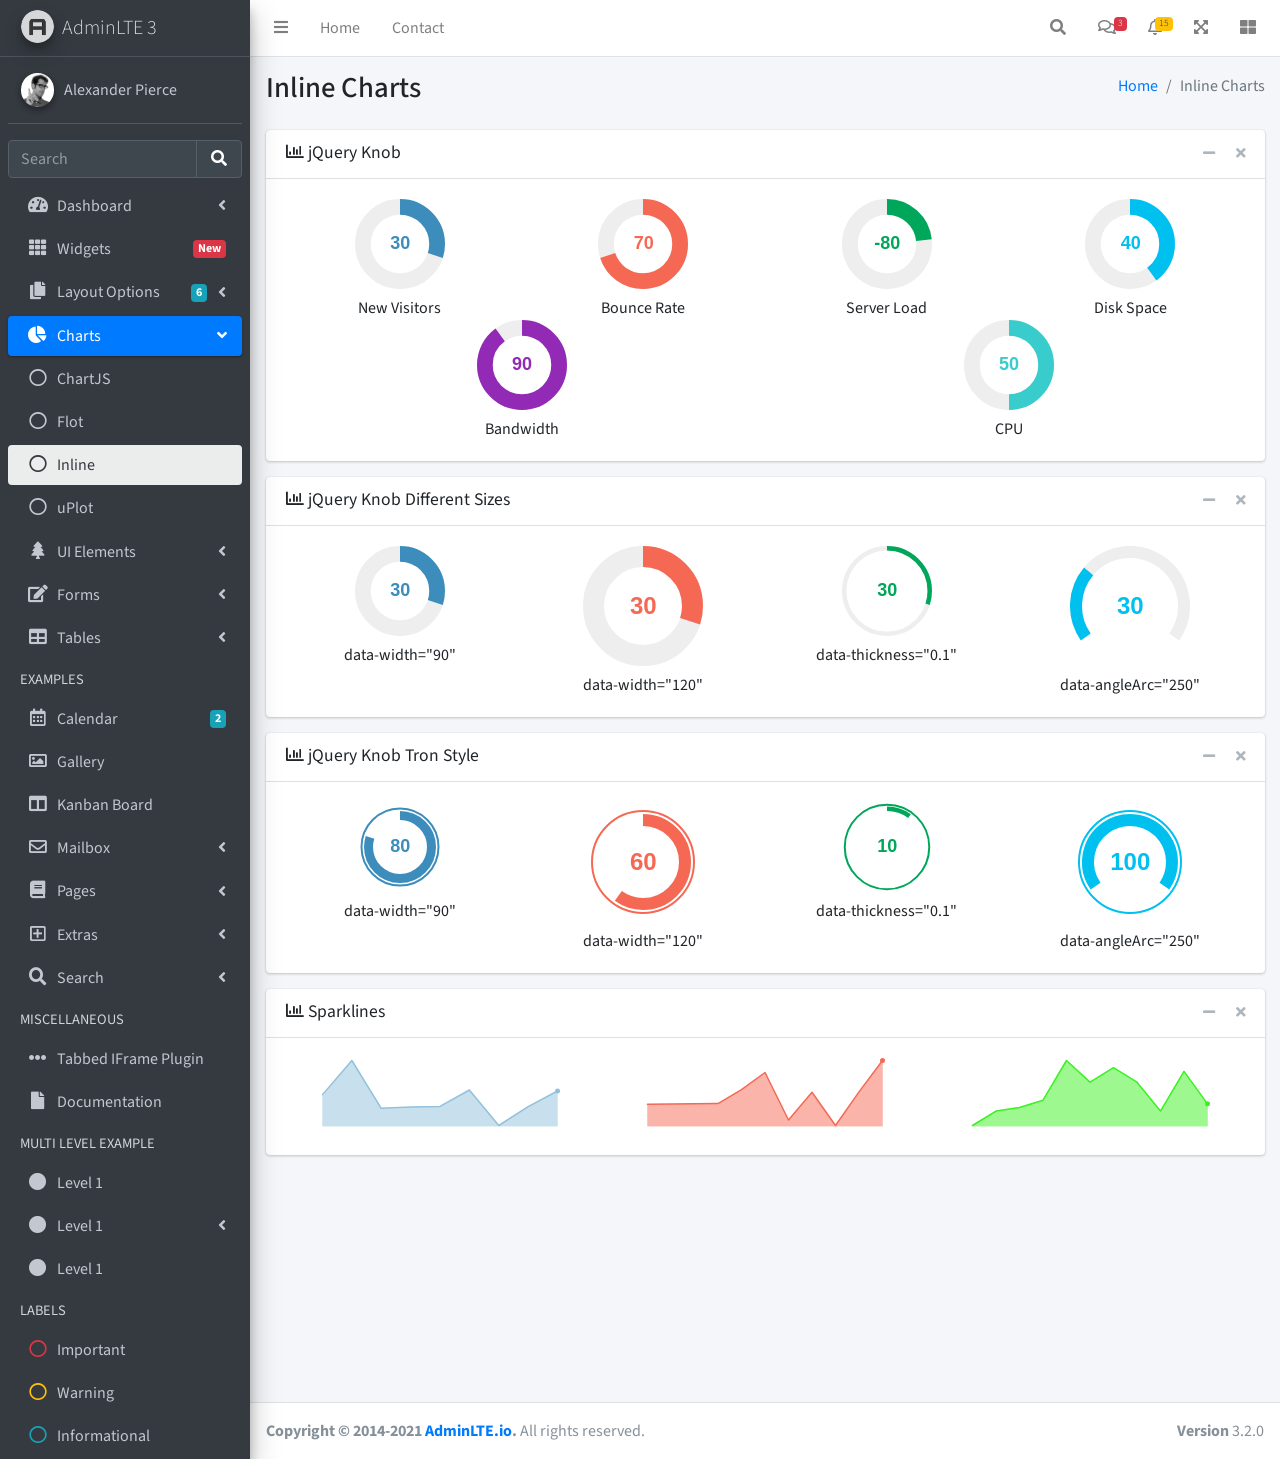
<file: dasboard/pages/charts/inline.html>
<!DOCTYPE html>
<html lang="en">
<head>
  <meta charset="utf-8">
  <meta name="viewport" content="width=device-width, initial-scale=1">
  <title>AdminLTE 3 | Inline Charts</title>

  <!-- Google Font: Source Sans Pro -->
  <link rel="stylesheet" href="https://fonts.googleapis.com/css?family=Source+Sans+Pro:300,400,400i,700&display=fallback">
  <!-- Font Awesome -->
  <link rel="stylesheet" href="../../plugins/fontawesome-free/css/all.min.css">
  <!-- Theme style -->
  <link rel="stylesheet" href="../../dist/css/adminlte.min.css">
</head>
<body class="hold-transition sidebar-mini">
<div class="wrapper">
  <!-- Navbar -->
  <nav class="main-header navbar navbar-expand navbar-white navbar-light">
    <!-- Left navbar links -->
    <ul class="navbar-nav">
      <li class="nav-item">
        <a class="nav-link" data-widget="pushmenu" href="#" role="button"><i class="fas fa-bars"></i></a>
      </li>
      <li class="nav-item d-none d-sm-inline-block">
        <a href="../../index3.html" class="nav-link">Home</a>
      </li>
      <li class="nav-item d-none d-sm-inline-block">
        <a href="#" class="nav-link">Contact</a>
      </li>
    </ul>

    <!-- Right navbar links -->
    <ul class="navbar-nav ml-auto">
      <!-- Navbar Search -->
      <li class="nav-item">
        <a class="nav-link" data-widget="navbar-search" href="#" role="button">
          <i class="fas fa-search"></i>
        </a>
        <div class="navbar-search-block">
          <form class="form-inline">
            <div class="input-group input-group-sm">
              <input class="form-control form-control-navbar" type="search" placeholder="Search" aria-label="Search">
              <div class="input-group-append">
                <button class="btn btn-navbar" type="submit">
                  <i class="fas fa-search"></i>
                </button>
                <button class="btn btn-navbar" type="button" data-widget="navbar-search">
                  <i class="fas fa-times"></i>
                </button>
              </div>
            </div>
          </form>
        </div>
      </li>

      <!-- Messages Dropdown Menu -->
      <li class="nav-item dropdown">
        <a class="nav-link" data-toggle="dropdown" href="#">
          <i class="far fa-comments"></i>
          <span class="badge badge-danger navbar-badge">3</span>
        </a>
        <div class="dropdown-menu dropdown-menu-lg dropdown-menu-right">
          <a href="#" class="dropdown-item">
            <!-- Message Start -->
            <div class="media">
              <img src="../../dist/img/user1-128x128.jpg" alt="User Avatar" class="img-size-50 mr-3 img-circle">
              <div class="media-body">
                <h3 class="dropdown-item-title">
                  Brad Diesel
                  <span class="float-right text-sm text-danger"><i class="fas fa-star"></i></span>
                </h3>
                <p class="text-sm">Call me whenever you can...</p>
                <p class="text-sm text-muted"><i class="far fa-clock mr-1"></i> 4 Hours Ago</p>
              </div>
            </div>
            <!-- Message End -->
          </a>
          <div class="dropdown-divider"></div>
          <a href="#" class="dropdown-item">
            <!-- Message Start -->
            <div class="media">
              <img src="../../dist/img/user8-128x128.jpg" alt="User Avatar" class="img-size-50 img-circle mr-3">
              <div class="media-body">
                <h3 class="dropdown-item-title">
                  John Pierce
                  <span class="float-right text-sm text-muted"><i class="fas fa-star"></i></span>
                </h3>
                <p class="text-sm">I got your message bro</p>
                <p class="text-sm text-muted"><i class="far fa-clock mr-1"></i> 4 Hours Ago</p>
              </div>
            </div>
            <!-- Message End -->
          </a>
          <div class="dropdown-divider"></div>
          <a href="#" class="dropdown-item">
            <!-- Message Start -->
            <div class="media">
              <img src="../../dist/img/user3-128x128.jpg" alt="User Avatar" class="img-size-50 img-circle mr-3">
              <div class="media-body">
                <h3 class="dropdown-item-title">
                  Nora Silvester
                  <span class="float-right text-sm text-warning"><i class="fas fa-star"></i></span>
                </h3>
                <p class="text-sm">The subject goes here</p>
                <p class="text-sm text-muted"><i class="far fa-clock mr-1"></i> 4 Hours Ago</p>
              </div>
            </div>
            <!-- Message End -->
          </a>
          <div class="dropdown-divider"></div>
          <a href="#" class="dropdown-item dropdown-footer">See All Messages</a>
        </div>
      </li>
      <!-- Notifications Dropdown Menu -->
      <li class="nav-item dropdown">
        <a class="nav-link" data-toggle="dropdown" href="#">
          <i class="far fa-bell"></i>
          <span class="badge badge-warning navbar-badge">15</span>
        </a>
        <div class="dropdown-menu dropdown-menu-lg dropdown-menu-right">
          <span class="dropdown-item dropdown-header">15 Notifications</span>
          <div class="dropdown-divider"></div>
          <a href="#" class="dropdown-item">
            <i class="fas fa-envelope mr-2"></i> 4 new messages
            <span class="float-right text-muted text-sm">3 mins</span>
          </a>
          <div class="dropdown-divider"></div>
          <a href="#" class="dropdown-item">
            <i class="fas fa-users mr-2"></i> 8 friend requests
            <span class="float-right text-muted text-sm">12 hours</span>
          </a>
          <div class="dropdown-divider"></div>
          <a href="#" class="dropdown-item">
            <i class="fas fa-file mr-2"></i> 3 new reports
            <span class="float-right text-muted text-sm">2 days</span>
          </a>
          <div class="dropdown-divider"></div>
          <a href="#" class="dropdown-item dropdown-footer">See All Notifications</a>
        </div>
      </li>
      <li class="nav-item">
        <a class="nav-link" data-widget="fullscreen" href="#" role="button">
          <i class="fas fa-expand-arrows-alt"></i>
        </a>
      </li>
      <li class="nav-item">
        <a class="nav-link" data-widget="control-sidebar" data-slide="true" href="#" role="button">
          <i class="fas fa-th-large"></i>
        </a>
      </li>
    </ul>
  </nav>
  <!-- /.navbar -->

  <!-- Main Sidebar Container -->
  <aside class="main-sidebar sidebar-dark-primary elevation-4">
    <!-- Brand Logo -->
    <a href="../../index3.html" class="brand-link">
      <img src="../../dist/img/AdminLTELogo.png" alt="AdminLTE Logo" class="brand-image img-circle elevation-3" style="opacity: .8">
      <span class="brand-text font-weight-light">AdminLTE 3</span>
    </a>

    <!-- Sidebar -->
    <div class="sidebar">
      <!-- Sidebar user panel (optional) -->
      <div class="user-panel mt-3 pb-3 mb-3 d-flex">
        <div class="image">
          <img src="../../dist/img/user2-160x160.jpg" class="img-circle elevation-2" alt="User Image">
        </div>
        <div class="info">
          <a href="#" class="d-block">Alexander Pierce</a>
        </div>
      </div>

      <!-- SidebarSearch Form -->
      <div class="form-inline">
        <div class="input-group" data-widget="sidebar-search">
          <input class="form-control form-control-sidebar" type="search" placeholder="Search" aria-label="Search">
          <div class="input-group-append">
            <button class="btn btn-sidebar">
              <i class="fas fa-search fa-fw"></i>
            </button>
          </div>
        </div>
      </div>

      <!-- Sidebar Menu -->
      <nav class="mt-2">
        <ul class="nav nav-pills nav-sidebar flex-column" data-widget="treeview" role="menu" data-accordion="false">
          <!-- Add icons to the links using the .nav-icon class
               with font-awesome or any other icon font library -->
          <li class="nav-item">
            <a href="#" class="nav-link">
              <i class="nav-icon fas fa-tachometer-alt"></i>
              <p>
                Dashboard
                <i class="right fas fa-angle-left"></i>
              </p>
            </a>
            <ul class="nav nav-treeview">
              <li class="nav-item">
                <a href="../../index.html" class="nav-link">
                  <i class="far fa-circle nav-icon"></i>
                  <p>Dashboard v1</p>
                </a>
              </li>
              <li class="nav-item">
                <a href="../../index2.html" class="nav-link">
                  <i class="far fa-circle nav-icon"></i>
                  <p>Dashboard v2</p>
                </a>
              </li>
              <li class="nav-item">
                <a href="../../index3.html" class="nav-link">
                  <i class="far fa-circle nav-icon"></i>
                  <p>Dashboard v3</p>
                </a>
              </li>
            </ul>
          </li>
          <li class="nav-item">
            <a href="../widgets.html" class="nav-link">
              <i class="nav-icon fas fa-th"></i>
              <p>
                Widgets
                <span class="right badge badge-danger">New</span>
              </p>
            </a>
          </li>
          <li class="nav-item">
            <a href="#" class="nav-link">
              <i class="nav-icon fas fa-copy"></i>
              <p>
                Layout Options
                <i class="fas fa-angle-left right"></i>
                <span class="badge badge-info right">6</span>
              </p>
            </a>
            <ul class="nav nav-treeview">
              <li class="nav-item">
                <a href="../layout/top-nav.html" class="nav-link">
                  <i class="far fa-circle nav-icon"></i>
                  <p>Top Navigation</p>
                </a>
              </li>
              <li class="nav-item">
                <a href="../layout/top-nav-sidebar.html" class="nav-link">
                  <i class="far fa-circle nav-icon"></i>
                  <p>Top Navigation + Sidebar</p>
                </a>
              </li>
              <li class="nav-item">
                <a href="../layout/boxed.html" class="nav-link">
                  <i class="far fa-circle nav-icon"></i>
                  <p>Boxed</p>
                </a>
              </li>
              <li class="nav-item">
                <a href="../layout/fixed-sidebar.html" class="nav-link">
                  <i class="far fa-circle nav-icon"></i>
                  <p>Fixed Sidebar</p>
                </a>
              </li>
              <li class="nav-item">
                <a href="../layout/fixed-sidebar-custom.html" class="nav-link">
                  <i class="far fa-circle nav-icon"></i>
                  <p>Fixed Sidebar <small>+ Custom Area</small></p>
                </a>
              </li>
              <li class="nav-item">
                <a href="../layout/fixed-topnav.html" class="nav-link">
                  <i class="far fa-circle nav-icon"></i>
                  <p>Fixed Navbar</p>
                </a>
              </li>
              <li class="nav-item">
                <a href="../layout/fixed-footer.html" class="nav-link">
                  <i class="far fa-circle nav-icon"></i>
                  <p>Fixed Footer</p>
                </a>
              </li>
              <li class="nav-item">
                <a href="../layout/collapsed-sidebar.html" class="nav-link">
                  <i class="far fa-circle nav-icon"></i>
                  <p>Collapsed Sidebar</p>
                </a>
              </li>
            </ul>
          </li>
          <li class="nav-item menu-open">
            <a href="#" class="nav-link active">
              <i class="nav-icon fas fa-chart-pie"></i>
              <p>
                Charts
                <i class="right fas fa-angle-left"></i>
              </p>
            </a>
            <ul class="nav nav-treeview">
              <li class="nav-item">
                <a href="chartjs.html" class="nav-link">
                  <i class="far fa-circle nav-icon"></i>
                  <p>ChartJS</p>
                </a>
              </li>
              <li class="nav-item">
                <a href="flot.html" class="nav-link">
                  <i class="far fa-circle nav-icon"></i>
                  <p>Flot</p>
                </a>
              </li>
              <li class="nav-item">
                <a href="inline.html" class="nav-link active">
                  <i class="far fa-circle nav-icon"></i>
                  <p>Inline</p>
                </a>
              </li>
              <li class="nav-item">
                <a href="uplot.html" class="nav-link">
                  <i class="far fa-circle nav-icon"></i>
                  <p>uPlot</p>
                </a>
              </li>
            </ul>
          </li>
          <li class="nav-item">
            <a href="#" class="nav-link">
              <i class="nav-icon fas fa-tree"></i>
              <p>
                UI Elements
                <i class="fas fa-angle-left right"></i>
              </p>
            </a>
            <ul class="nav nav-treeview">
              <li class="nav-item">
                <a href="../UI/general.html" class="nav-link">
                  <i class="far fa-circle nav-icon"></i>
                  <p>General</p>
                </a>
              </li>
              <li class="nav-item">
                <a href="../UI/icons.html" class="nav-link">
                  <i class="far fa-circle nav-icon"></i>
                  <p>Icons</p>
                </a>
              </li>
              <li class="nav-item">
                <a href="../UI/buttons.html" class="nav-link">
                  <i class="far fa-circle nav-icon"></i>
                  <p>Buttons</p>
                </a>
              </li>
              <li class="nav-item">
                <a href="../UI/sliders.html" class="nav-link">
                  <i class="far fa-circle nav-icon"></i>
                  <p>Sliders</p>
                </a>
              </li>
              <li class="nav-item">
                <a href="../UI/modals.html" class="nav-link">
                  <i class="far fa-circle nav-icon"></i>
                  <p>Modals & Alerts</p>
                </a>
              </li>
              <li class="nav-item">
                <a href="../UI/navbar.html" class="nav-link">
                  <i class="far fa-circle nav-icon"></i>
                  <p>Navbar & Tabs</p>
                </a>
              </li>
              <li class="nav-item">
                <a href="../UI/timeline.html" class="nav-link">
                  <i class="far fa-circle nav-icon"></i>
                  <p>Timeline</p>
                </a>
              </li>
              <li class="nav-item">
                <a href="../UI/ribbons.html" class="nav-link">
                  <i class="far fa-circle nav-icon"></i>
                  <p>Ribbons</p>
                </a>
              </li>
            </ul>
          </li>
          <li class="nav-item">
            <a href="#" class="nav-link">
              <i class="nav-icon fas fa-edit"></i>
              <p>
                Forms
                <i class="fas fa-angle-left right"></i>
              </p>
            </a>
            <ul class="nav nav-treeview">
              <li class="nav-item">
                <a href="../forms/general.html" class="nav-link">
                  <i class="far fa-circle nav-icon"></i>
                  <p>General Elements</p>
                </a>
              </li>
              <li class="nav-item">
                <a href="../forms/advanced.html" class="nav-link">
                  <i class="far fa-circle nav-icon"></i>
                  <p>Advanced Elements</p>
                </a>
              </li>
              <li class="nav-item">
                <a href="../forms/editors.html" class="nav-link">
                  <i class="far fa-circle nav-icon"></i>
                  <p>Editors</p>
                </a>
              </li>
              <li class="nav-item">
                <a href="../forms/validation.html" class="nav-link">
                  <i class="far fa-circle nav-icon"></i>
                  <p>Validation</p>
                </a>
              </li>
            </ul>
          </li>
          <li class="nav-item">
            <a href="#" class="nav-link">
              <i class="nav-icon fas fa-table"></i>
              <p>
                Tables
                <i class="fas fa-angle-left right"></i>
              </p>
            </a>
            <ul class="nav nav-treeview">
              <li class="nav-item">
                <a href="../tables/simple.html" class="nav-link">
                  <i class="far fa-circle nav-icon"></i>
                  <p>Simple Tables</p>
                </a>
              </li>
              <li class="nav-item">
                <a href="../tables/data.html" class="nav-link">
                  <i class="far fa-circle nav-icon"></i>
                  <p>DataTables</p>
                </a>
              </li>
              <li class="nav-item">
                <a href="../tables/jsgrid.html" class="nav-link">
                  <i class="far fa-circle nav-icon"></i>
                  <p>jsGrid</p>
                </a>
              </li>
            </ul>
          </li>
          <li class="nav-header">EXAMPLES</li>
          <li class="nav-item">
            <a href="../calendar.html" class="nav-link">
              <i class="nav-icon far fa-calendar-alt"></i>
              <p>
                Calendar
                <span class="badge badge-info right">2</span>
              </p>
            </a>
          </li>
          <li class="nav-item">
            <a href="../gallery.html" class="nav-link">
              <i class="nav-icon far fa-image"></i>
              <p>
                Gallery
              </p>
            </a>
          </li>
          <li class="nav-item">
            <a href="../kanban.html" class="nav-link">
              <i class="nav-icon fas fa-columns"></i>
              <p>
                Kanban Board
              </p>
            </a>
          </li>
          <li class="nav-item">
            <a href="#" class="nav-link">
              <i class="nav-icon far fa-envelope"></i>
              <p>
                Mailbox
                <i class="fas fa-angle-left right"></i>
              </p>
            </a>
            <ul class="nav nav-treeview">
              <li class="nav-item">
                <a href="../mailbox/mailbox.html" class="nav-link">
                  <i class="far fa-circle nav-icon"></i>
                  <p>Inbox</p>
                </a>
              </li>
              <li class="nav-item">
                <a href="../mailbox/compose.html" class="nav-link">
                  <i class="far fa-circle nav-icon"></i>
                  <p>Compose</p>
                </a>
              </li>
              <li class="nav-item">
                <a href="../mailbox/read-mail.html" class="nav-link">
                  <i class="far fa-circle nav-icon"></i>
                  <p>Read</p>
                </a>
              </li>
            </ul>
          </li>
          <li class="nav-item">
            <a href="#" class="nav-link">
              <i class="nav-icon fas fa-book"></i>
              <p>
                Pages
                <i class="fas fa-angle-left right"></i>
              </p>
            </a>
            <ul class="nav nav-treeview">
              <li class="nav-item">
                <a href="../examples/invoice.html" class="nav-link">
                  <i class="far fa-circle nav-icon"></i>
                  <p>Invoice</p>
                </a>
              </li>
              <li class="nav-item">
                <a href="../examples/profile.html" class="nav-link">
                  <i class="far fa-circle nav-icon"></i>
                  <p>Profile</p>
                </a>
              </li>
              <li class="nav-item">
                <a href="../examples/e-commerce.html" class="nav-link">
                  <i class="far fa-circle nav-icon"></i>
                  <p>E-commerce</p>
                </a>
              </li>
              <li class="nav-item">
                <a href="../examples/projects.html" class="nav-link">
                  <i class="far fa-circle nav-icon"></i>
                  <p>Projects</p>
                </a>
              </li>
              <li class="nav-item">
                <a href="../examples/project-add.html" class="nav-link">
                  <i class="far fa-circle nav-icon"></i>
                  <p>Project Add</p>
                </a>
              </li>
              <li class="nav-item">
                <a href="../examples/project-edit.html" class="nav-link">
                  <i class="far fa-circle nav-icon"></i>
                  <p>Project Edit</p>
                </a>
              </li>
              <li class="nav-item">
                <a href="../examples/project-detail.html" class="nav-link">
                  <i class="far fa-circle nav-icon"></i>
                  <p>Project Detail</p>
                </a>
              </li>
              <li class="nav-item">
                <a href="../examples/contacts.html" class="nav-link">
                  <i class="far fa-circle nav-icon"></i>
                  <p>Contacts</p>
                </a>
              </li>
              <li class="nav-item">
                <a href="../examples/faq.html" class="nav-link">
                  <i class="far fa-circle nav-icon"></i>
                  <p>FAQ</p>
                </a>
              </li>
              <li class="nav-item">
                <a href="../examples/contact-us.html" class="nav-link">
                  <i class="far fa-circle nav-icon"></i>
                  <p>Contact us</p>
                </a>
              </li>
            </ul>
          </li>
          <li class="nav-item">
            <a href="#" class="nav-link">
              <i class="nav-icon far fa-plus-square"></i>
              <p>
                Extras
                <i class="fas fa-angle-left right"></i>
              </p>
            </a>
            <ul class="nav nav-treeview">
              <li class="nav-item">
                <a href="#" class="nav-link">
                  <i class="far fa-circle nav-icon"></i>
                  <p>
                    Login & Register v1
                    <i class="fas fa-angle-left right"></i>
                  </p>
                </a>
                <ul class="nav nav-treeview">
                  <li class="nav-item">
                    <a href="../examples/login.html" class="nav-link">
                      <i class="far fa-circle nav-icon"></i>
                      <p>Login v1</p>
                    </a>
                  </li>
                  <li class="nav-item">
                    <a href="../examples/register.html" class="nav-link">
                      <i class="far fa-circle nav-icon"></i>
                      <p>Register v1</p>
                    </a>
                  </li>
                  <li class="nav-item">
                    <a href="../examples/forgot-password.html" class="nav-link">
                      <i class="far fa-circle nav-icon"></i>
                      <p>Forgot Password v1</p>
                    </a>
                  </li>
                  <li class="nav-item">
                    <a href="../examples/recover-password.html" class="nav-link">
                      <i class="far fa-circle nav-icon"></i>
                      <p>Recover Password v1</p>
                    </a>
                  </li>
                </ul>
              </li>
              <li class="nav-item">
                <a href="#" class="nav-link">
                  <i class="far fa-circle nav-icon"></i>
                  <p>
                    Login & Register v2
                    <i class="fas fa-angle-left right"></i>
                  </p>
                </a>
                <ul class="nav nav-treeview">
                  <li class="nav-item">
                    <a href="../examples/login-v2.html" class="nav-link">
                      <i class="far fa-circle nav-icon"></i>
                      <p>Login v2</p>
                    </a>
                  </li>
                  <li class="nav-item">
                    <a href="../examples/register-v2.html" class="nav-link">
                      <i class="far fa-circle nav-icon"></i>
                      <p>Register v2</p>
                    </a>
                  </li>
                  <li class="nav-item">
                    <a href="../examples/forgot-password-v2.html" class="nav-link">
                      <i class="far fa-circle nav-icon"></i>
                      <p>Forgot Password v2</p>
                    </a>
                  </li>
                  <li class="nav-item">
                    <a href="../examples/recover-password-v2.html" class="nav-link">
                      <i class="far fa-circle nav-icon"></i>
                      <p>Recover Password v2</p>
                    </a>
                  </li>
                </ul>
              </li>
              <li class="nav-item">
                <a href="../examples/lockscreen.html" class="nav-link">
                  <i class="far fa-circle nav-icon"></i>
                  <p>Lockscreen</p>
                </a>
              </li>
              <li class="nav-item">
                <a href="../examples/legacy-user-menu.html" class="nav-link">
                  <i class="far fa-circle nav-icon"></i>
                  <p>Legacy User Menu</p>
                </a>
              </li>
              <li class="nav-item">
                <a href="../examples/language-menu.html" class="nav-link">
                  <i class="far fa-circle nav-icon"></i>
                  <p>Language Menu</p>
                </a>
              </li>
              <li class="nav-item">
                <a href="../examples/404.html" class="nav-link">
                  <i class="far fa-circle nav-icon"></i>
                  <p>Error 404</p>
                </a>
              </li>
              <li class="nav-item">
                <a href="../examples/500.html" class="nav-link">
                  <i class="far fa-circle nav-icon"></i>
                  <p>Error 500</p>
                </a>
              </li>
              <li class="nav-item">
                <a href="../examples/pace.html" class="nav-link">
                  <i class="far fa-circle nav-icon"></i>
                  <p>Pace</p>
                </a>
              </li>
              <li class="nav-item">
                <a href="../examples/blank.html" class="nav-link">
                  <i class="far fa-circle nav-icon"></i>
                  <p>Blank Page</p>
                </a>
              </li>
              <li class="nav-item">
                <a href="../../starter.html" class="nav-link">
                  <i class="far fa-circle nav-icon"></i>
                  <p>Starter Page</p>
                </a>
              </li>
            </ul>
          </li>
          <li class="nav-item">
            <a href="#" class="nav-link">
              <i class="nav-icon fas fa-search"></i>
              <p>
                Search
                <i class="fas fa-angle-left right"></i>
              </p>
            </a>
            <ul class="nav nav-treeview">
              <li class="nav-item">
                <a href="../search/simple.html" class="nav-link">
                  <i class="far fa-circle nav-icon"></i>
                  <p>Simple Search</p>
                </a>
              </li>
              <li class="nav-item">
                <a href="../search/enhanced.html" class="nav-link">
                  <i class="far fa-circle nav-icon"></i>
                  <p>Enhanced</p>
                </a>
              </li>
            </ul>
          </li>
          <li class="nav-header">MISCELLANEOUS</li>
          <li class="nav-item">
            <a href="../../iframe.html" class="nav-link">
              <i class="nav-icon fas fa-ellipsis-h"></i>
              <p>Tabbed IFrame Plugin</p>
            </a>
          </li>
          <li class="nav-item">
            <a href="https://adminlte.io/docs/3.1/" class="nav-link">
              <i class="nav-icon fas fa-file"></i>
              <p>Documentation</p>
            </a>
          </li>
          <li class="nav-header">MULTI LEVEL EXAMPLE</li>
          <li class="nav-item">
            <a href="#" class="nav-link">
              <i class="fas fa-circle nav-icon"></i>
              <p>Level 1</p>
            </a>
          </li>
          <li class="nav-item">
            <a href="#" class="nav-link">
              <i class="nav-icon fas fa-circle"></i>
              <p>
                Level 1
                <i class="right fas fa-angle-left"></i>
              </p>
            </a>
            <ul class="nav nav-treeview">
              <li class="nav-item">
                <a href="#" class="nav-link">
                  <i class="far fa-circle nav-icon"></i>
                  <p>Level 2</p>
                </a>
              </li>
              <li class="nav-item">
                <a href="#" class="nav-link">
                  <i class="far fa-circle nav-icon"></i>
                  <p>
                    Level 2
                    <i class="right fas fa-angle-left"></i>
                  </p>
                </a>
                <ul class="nav nav-treeview">
                  <li class="nav-item">
                    <a href="#" class="nav-link">
                      <i class="far fa-dot-circle nav-icon"></i>
                      <p>Level 3</p>
                    </a>
                  </li>
                  <li class="nav-item">
                    <a href="#" class="nav-link">
                      <i class="far fa-dot-circle nav-icon"></i>
                      <p>Level 3</p>
                    </a>
                  </li>
                  <li class="nav-item">
                    <a href="#" class="nav-link">
                      <i class="far fa-dot-circle nav-icon"></i>
                      <p>Level 3</p>
                    </a>
                  </li>
                </ul>
              </li>
              <li class="nav-item">
                <a href="#" class="nav-link">
                  <i class="far fa-circle nav-icon"></i>
                  <p>Level 2</p>
                </a>
              </li>
            </ul>
          </li>
          <li class="nav-item">
            <a href="#" class="nav-link">
              <i class="fas fa-circle nav-icon"></i>
              <p>Level 1</p>
            </a>
          </li>
          <li class="nav-header">LABELS</li>
          <li class="nav-item">
            <a href="#" class="nav-link">
              <i class="nav-icon far fa-circle text-danger"></i>
              <p class="text">Important</p>
            </a>
          </li>
          <li class="nav-item">
            <a href="#" class="nav-link">
              <i class="nav-icon far fa-circle text-warning"></i>
              <p>Warning</p>
            </a>
          </li>
          <li class="nav-item">
            <a href="#" class="nav-link">
              <i class="nav-icon far fa-circle text-info"></i>
              <p>Informational</p>
            </a>
          </li>
        </ul>
      </nav>
      <!-- /.sidebar-menu -->
    </div>
    <!-- /.sidebar -->
  </aside>

  <!-- Content Wrapper. Contains page content -->
  <div class="content-wrapper">
    <!-- Content Header (Page header) -->
    <section class="content-header">
      <div class="container-fluid">
        <div class="row mb-2">
          <div class="col-sm-6">
            <h1>Inline Charts</h1>
          </div>
          <div class="col-sm-6">
            <ol class="breadcrumb float-sm-right">
              <li class="breadcrumb-item"><a href="#">Home</a></li>
              <li class="breadcrumb-item active">Inline Charts</li>
            </ol>
          </div>
        </div>
      </div><!-- /.container-fluid -->
    </section>

    <!-- Main content -->
    <section class="content">
      <div class="container-fluid">
        <!-- row -->
        <div class="row">
          <div class="col-12">
            <!-- jQuery Knob -->
            <div class="card">
              <div class="card-header">
                <h3 class="card-title">
                  <i class="far fa-chart-bar"></i>
                  jQuery Knob
                </h3>

                <div class="card-tools">
                  <button type="button" class="btn btn-tool" data-card-widget="collapse">
                    <i class="fas fa-minus"></i>
                  </button>
                  <button type="button" class="btn btn-tool" data-card-widget="remove">
                    <i class="fas fa-times"></i>
                  </button>
                </div>
              </div>
              <!-- /.card-header -->
              <div class="card-body">
                <div class="row">
                  <div class="col-6 col-md-3 text-center">
                    <input type="text" class="knob" value="30" data-width="90" data-height="90" data-fgColor="#3c8dbc">

                    <div class="knob-label">New Visitors</div>
                  </div>
                  <!-- ./col -->
                  <div class="col-6 col-md-3 text-center">
                    <input type="text" class="knob" value="70" data-width="90" data-height="90" data-fgColor="#f56954">

                    <div class="knob-label">Bounce Rate</div>
                  </div>
                  <!-- ./col -->
                  <div class="col-6 col-md-3 text-center">
                    <input type="text" class="knob" value="-80" data-min="-150" data-max="150" data-width="90"
                           data-height="90" data-fgColor="#00a65a">

                    <div class="knob-label">Server Load</div>
                  </div>
                  <!-- ./col -->
                  <div class="col-6 col-md-3 text-center">
                    <input type="text" class="knob" value="40" data-width="90" data-height="90" data-fgColor="#00c0ef">

                    <div class="knob-label">Disk Space</div>
                  </div>
                  <!-- ./col -->
                </div>
                <!-- /.row -->

                <div class="row">
                  <div class="col-6 text-center">
                    <input type="text" class="knob" value="90" data-width="90" data-height="90" data-fgColor="#932ab6">

                    <div class="knob-label">Bandwidth</div>
                  </div>
                  <!-- ./col -->
                  <div class="col-6 text-center">
                    <input type="text" class="knob" value="50" data-width="90" data-height="90" data-fgColor="#39CCCC">

                    <div class="knob-label">CPU</div>
                  </div>
                  <!-- ./col -->
                </div>
                <!-- /.row -->
              </div>
              <!-- /.card-body -->
            </div>
            <!-- /.card -->
          </div>
          <!-- /.col -->
        </div>
        <!-- /.row -->

        <div class="row">
          <div class="col-12">
            <div class="card">
              <div class="card-header">
                <h3 class="card-title">
                  <i class="far fa-chart-bar"></i>
                  jQuery Knob Different Sizes
                </h3>

                <div class="card-tools">
                  <button type="button" class="btn btn-tool" data-card-widget="collapse">
                    <i class="fas fa-minus"></i>
                  </button>
                  <button type="button" class="btn btn-tool" data-card-widget="remove">
                    <i class="fas fa-times"></i>
                  </button>
                </div>
              </div>
              <!-- /.card-header -->
              <div class="card-body">
                <div class="row">
                  <div class="col-6 col-md-3 text-center">
                    <input type="text" class="knob" value="30" data-width="90" data-height="90" data-fgColor="#3c8dbc"
                           data-readonly="true">

                    <div class="knob-label">data-width="90"</div>
                  </div>
                  <!-- ./col -->
                  <div class="col-6 col-md-3 text-center">
                    <input type="text" class="knob" value="30" data-width="120" data-height="120"
                           data-fgColor="#f56954">

                    <div class="knob-label">data-width="120"</div>
                  </div>
                  <!-- ./col -->
                  <div class="col-6 col-md-3 text-center">
                    <input type="text" class="knob" value="30" data-thickness="0.1" data-width="90" data-height="90"
                           data-fgColor="#00a65a">

                    <div class="knob-label">data-thickness="0.1"</div>
                  </div>
                  <!-- ./col -->
                  <div class="col-6 col-md-3 text-center">
                    <input type="text" class="knob" data-thickness="0.2" data-angleArc="250" data-angleOffset="-125"
                           value="30" data-width="120" data-height="120" data-fgColor="#00c0ef">

                    <div class="knob-label">data-angleArc="250"</div>
                  </div>
                  <!-- ./col -->
                </div>
                <!-- /.row -->
              </div>
              <!-- /.card-body -->
            </div>
            <!-- /.card -->
          </div>
          <!-- /.col -->
        </div>
        <!-- /.row -->

        <div class="row">
          <div class="col-12">
            <div class="card">
              <div class="card-header">
                <h3 class="card-title">
                  <i class="far fa-chart-bar"></i>
                  jQuery Knob Tron Style
                </h3>

                <div class="card-tools">
                  <button type="button" class="btn btn-tool" data-card-widget="collapse">
                    <i class="fas fa-minus"></i>
                  </button>
                  <button type="button" class="btn btn-tool" data-card-widget="remove">
                    <i class="fas fa-times"></i>
                  </button>
                </div>
              </div>
              <!-- /.card-header -->
              <div class="card-body">
                <div class="row">
                  <div class="col-6 col-md-3 text-center">
                    <input type="text" class="knob" value="80" data-skin="tron" data-thickness="0.2" data-width="90"
                           data-height="90" data-fgColor="#3c8dbc" data-readonly="true">

                    <div class="knob-label">data-width="90"</div>
                  </div>
                  <!-- ./col -->
                  <div class="col-6 col-md-3 text-center">
                    <input type="text" class="knob" value="60" data-skin="tron" data-thickness="0.2" data-width="120"
                           data-height="120" data-fgColor="#f56954">

                    <div class="knob-label">data-width="120"</div>
                  </div>
                  <!-- ./col -->
                  <div class="col-6 col-md-3 text-center">
                    <input type="text" class="knob" value="10" data-skin="tron" data-thickness="0.1" data-width="90"
                           data-height="90" data-fgColor="#00a65a">

                    <div class="knob-label">data-thickness="0.1"</div>
                  </div>
                  <!-- ./col -->
                  <div class="col-6 col-md-3 text-center">
                    <input type="text" class="knob" value="100" data-skin="tron" data-thickness="0.2"
                           data-angleArc="250" data-angleOffset="-125" data-width="120" data-height="120"
                           data-fgColor="#00c0ef">

                    <div class="knob-label">data-angleArc="250"</div>
                  </div>
                  <!-- ./col -->
                </div>
                <!-- /.row -->
              </div>
              <!-- /.card-body -->
            </div>
            <!-- /.card -->
          </div>
          <!-- /.col -->
        </div>
        <!-- /.row -->

        <div class="row">
          <div class="col-12">
            <div class="card">
              <div class="card-header">
                <h3 class="card-title">
                  <i class="far fa-chart-bar"></i>
                  Sparklines
                </h3>

                <div class="card-tools">
                  <button type="button" class="btn btn-tool" data-card-widget="collapse">
                    <i class="fas fa-minus"></i>
                  </button>
                  <button type="button" class="btn btn-tool" data-card-widget="remove">
                    <i class="fas fa-times"></i>
                  </button>
                </div>
              </div>
              <!-- /.card-header -->
              <div class="card-body">
                <div class="row">
                  <div class="col-4 text-center">
                    <div id="sparkline-1"></div>
                  </div>
                  <!-- ./col -->
                  <div class="col-4 text-center">
                    <div id="sparkline-2"></div>
                  </div>
                  <!-- ./col -->
                  <div class="col-4 text-center">
                    <div id="sparkline-3"></div>
                  </div>
                  <!-- ./col -->
                </div>
                <!-- /.row -->
              </div>
              <!-- /.card-body -->
            </div>
            <!-- /.card -->
          </div>
          <!-- /.col -->
        </div>
        <!-- /.row -->

      </div><!-- /.container-fluid -->
    </section>
    <!-- /.content -->
  </div>
  <!-- /.content-wrapper -->
  <footer class="main-footer">
    <div class="float-right d-none d-sm-block">
      <b>Version</b> 3.2.0
    </div>
    <strong>Copyright &copy; 2014-2021 <a href="https://adminlte.io">AdminLTE.io</a>.</strong> All rights reserved.
  </footer>

  <!-- Control Sidebar -->
  <aside class="control-sidebar control-sidebar-dark">
    <!-- Control sidebar content goes here -->
  </aside>
  <!-- /.control-sidebar -->
</div>
<!-- ./wrapper -->

<!-- jQuery -->
<script src="../../plugins/jquery/jquery.min.js"></script>
<!-- Bootstrap 4 -->
<script src="../../plugins/bootstrap/js/bootstrap.bundle.min.js"></script>
<!-- AdminLTE App -->
<script src="../../dist/js/adminlte.min.js"></script>
<!-- jQuery Knob -->
<script src="../../plugins/jquery-knob/jquery.knob.min.js"></script>
<!-- Sparkline -->
<script src="../../plugins/sparklines/sparkline.js"></script>
<!-- AdminLTE for demo purposes -->
<script src="../../dist/js/demo.js"></script>
<!-- Page specific script -->
<script>
  $(function () {
    /* jQueryKnob */

    $('.knob').knob({
      /*change : function (value) {
       //console.log("change : " + value);
       },
       release : function (value) {
       console.log("release : " + value);
       },
       cancel : function () {
       console.log("cancel : " + this.value);
       },*/
      draw: function () {

        // "tron" case
        if (this.$.data('skin') == 'tron') {

          var a   = this.angle(this.cv)  // Angle
            ,
              sa  = this.startAngle          // Previous start angle
            ,
              sat = this.startAngle         // Start angle
            ,
              ea                            // Previous end angle
            ,
              eat = sat + a                 // End angle
            ,
              r   = true

          this.g.lineWidth = this.lineWidth

          this.o.cursor
          && (sat = eat - 0.3)
          && (eat = eat + 0.3)

          if (this.o.displayPrevious) {
            ea = this.startAngle + this.angle(this.value)
            this.o.cursor
            && (sa = ea - 0.3)
            && (ea = ea + 0.3)
            this.g.beginPath()
            this.g.strokeStyle = this.previousColor
            this.g.arc(this.xy, this.xy, this.radius - this.lineWidth, sa, ea, false)
            this.g.stroke()
          }

          this.g.beginPath()
          this.g.strokeStyle = r ? this.o.fgColor : this.fgColor
          this.g.arc(this.xy, this.xy, this.radius - this.lineWidth, sat, eat, false)
          this.g.stroke()

          this.g.lineWidth = 2
          this.g.beginPath()
          this.g.strokeStyle = this.o.fgColor
          this.g.arc(this.xy, this.xy, this.radius - this.lineWidth + 1 + this.lineWidth * 2 / 3, 0, 2 * Math.PI, false)
          this.g.stroke()

          return false
        }
      }
    })
    /* END JQUERY KNOB */

    //INITIALIZE SPARKLINE CHARTS
    var sparkline1 = new Sparkline($('#sparkline-1')[0], { width: 240, height: 70, lineColor: '#92c1dc', endColor: '#92c1dc' })
    var sparkline2 = new Sparkline($('#sparkline-2')[0], { width: 240, height: 70, lineColor: '#f56954', endColor: '#f56954' })
    var sparkline3 = new Sparkline($('#sparkline-3')[0], { width: 240, height: 70, lineColor: '#3af221', endColor: '#3af221' })

    sparkline1.draw([1000, 1200, 920, 927, 931, 1027, 819, 930, 1021])
    sparkline2.draw([515, 519, 520, 522, 652, 810, 370, 627, 319, 630, 921])
    sparkline3.draw([15, 19, 20, 22, 33, 27, 31, 27, 19, 30, 21])

  })

</script>
</body>
</html>
</file>
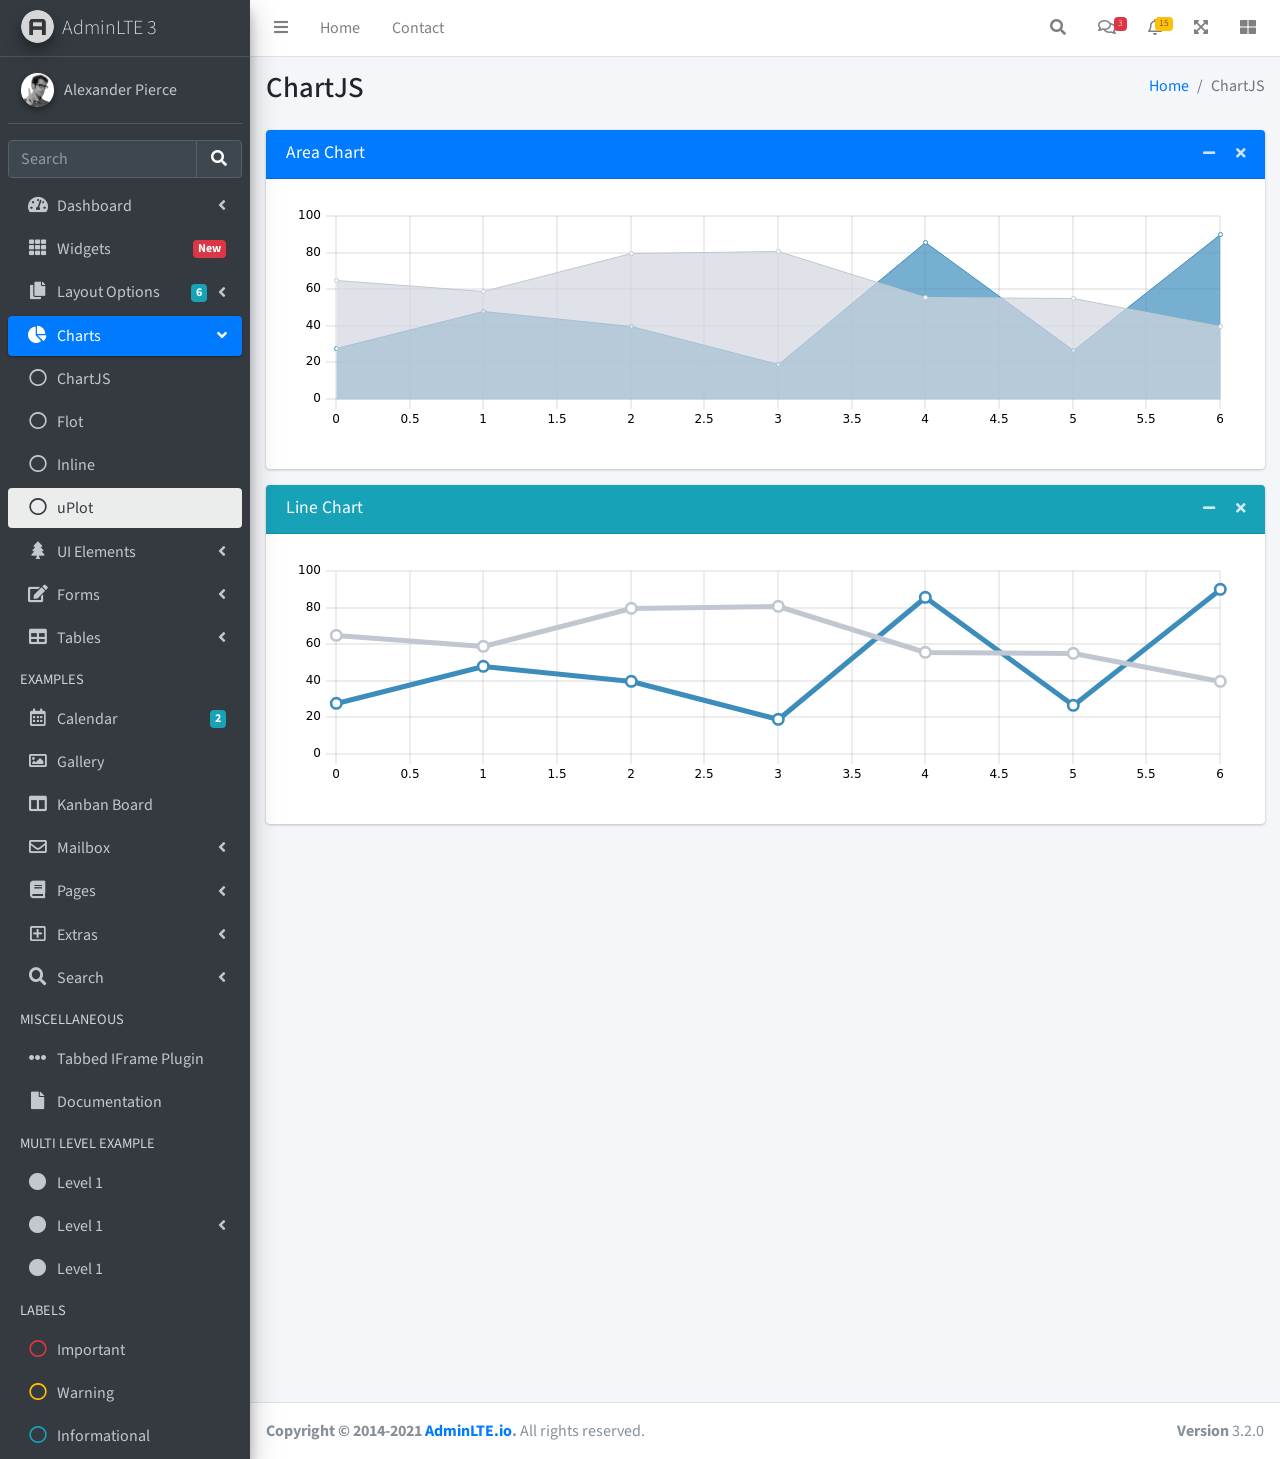
<file: dasboard/pages/charts/uplot.html>
<!DOCTYPE html>
<html lang="en">
<head>
  <meta charset="utf-8">
  <meta name="viewport" content="width=device-width, initial-scale=1">
  <title>AdminLTE 3 | uPlot</title>

  <!-- Google Font: Source Sans Pro -->
  <link rel="stylesheet" href="https://fonts.googleapis.com/css?family=Source+Sans+Pro:300,400,400i,700&display=fallback">
  <!-- Font Awesome -->
  <link rel="stylesheet" href="../../plugins/fontawesome-free/css/all.min.css">
  <!-- uPlot -->
  <link rel="stylesheet" href="../../plugins/uplot/uPlot.min.css">
  <!-- Theme style -->
  <link rel="stylesheet" href="../../dist/css/adminlte.min.css">
</head>
<body class="hold-transition sidebar-mini">
<div class="wrapper">
  <!-- Navbar -->
  <nav class="main-header navbar navbar-expand navbar-white navbar-light">
    <!-- Left navbar links -->
    <ul class="navbar-nav">
      <li class="nav-item">
        <a class="nav-link" data-widget="pushmenu" href="#" role="button"><i class="fas fa-bars"></i></a>
      </li>
      <li class="nav-item d-none d-sm-inline-block">
        <a href="../../index3.html" class="nav-link">Home</a>
      </li>
      <li class="nav-item d-none d-sm-inline-block">
        <a href="#" class="nav-link">Contact</a>
      </li>
    </ul>

    <!-- Right navbar links -->
    <ul class="navbar-nav ml-auto">
      <!-- Navbar Search -->
      <li class="nav-item">
        <a class="nav-link" data-widget="navbar-search" href="#" role="button">
          <i class="fas fa-search"></i>
        </a>
        <div class="navbar-search-block">
          <form class="form-inline">
            <div class="input-group input-group-sm">
              <input class="form-control form-control-navbar" type="search" placeholder="Search" aria-label="Search">
              <div class="input-group-append">
                <button class="btn btn-navbar" type="submit">
                  <i class="fas fa-search"></i>
                </button>
                <button class="btn btn-navbar" type="button" data-widget="navbar-search">
                  <i class="fas fa-times"></i>
                </button>
              </div>
            </div>
          </form>
        </div>
      </li>

      <!-- Messages Dropdown Menu -->
      <li class="nav-item dropdown">
        <a class="nav-link" data-toggle="dropdown" href="#">
          <i class="far fa-comments"></i>
          <span class="badge badge-danger navbar-badge">3</span>
        </a>
        <div class="dropdown-menu dropdown-menu-lg dropdown-menu-right">
          <a href="#" class="dropdown-item">
            <!-- Message Start -->
            <div class="media">
              <img src="../../dist/img/user1-128x128.jpg" alt="User Avatar" class="img-size-50 mr-3 img-circle">
              <div class="media-body">
                <h3 class="dropdown-item-title">
                  Brad Diesel
                  <span class="float-right text-sm text-danger"><i class="fas fa-star"></i></span>
                </h3>
                <p class="text-sm">Call me whenever you can...</p>
                <p class="text-sm text-muted"><i class="far fa-clock mr-1"></i> 4 Hours Ago</p>
              </div>
            </div>
            <!-- Message End -->
          </a>
          <div class="dropdown-divider"></div>
          <a href="#" class="dropdown-item">
            <!-- Message Start -->
            <div class="media">
              <img src="../../dist/img/user8-128x128.jpg" alt="User Avatar" class="img-size-50 img-circle mr-3">
              <div class="media-body">
                <h3 class="dropdown-item-title">
                  John Pierce
                  <span class="float-right text-sm text-muted"><i class="fas fa-star"></i></span>
                </h3>
                <p class="text-sm">I got your message bro</p>
                <p class="text-sm text-muted"><i class="far fa-clock mr-1"></i> 4 Hours Ago</p>
              </div>
            </div>
            <!-- Message End -->
          </a>
          <div class="dropdown-divider"></div>
          <a href="#" class="dropdown-item">
            <!-- Message Start -->
            <div class="media">
              <img src="../../dist/img/user3-128x128.jpg" alt="User Avatar" class="img-size-50 img-circle mr-3">
              <div class="media-body">
                <h3 class="dropdown-item-title">
                  Nora Silvester
                  <span class="float-right text-sm text-warning"><i class="fas fa-star"></i></span>
                </h3>
                <p class="text-sm">The subject goes here</p>
                <p class="text-sm text-muted"><i class="far fa-clock mr-1"></i> 4 Hours Ago</p>
              </div>
            </div>
            <!-- Message End -->
          </a>
          <div class="dropdown-divider"></div>
          <a href="#" class="dropdown-item dropdown-footer">See All Messages</a>
        </div>
      </li>
      <!-- Notifications Dropdown Menu -->
      <li class="nav-item dropdown">
        <a class="nav-link" data-toggle="dropdown" href="#">
          <i class="far fa-bell"></i>
          <span class="badge badge-warning navbar-badge">15</span>
        </a>
        <div class="dropdown-menu dropdown-menu-lg dropdown-menu-right">
          <span class="dropdown-item dropdown-header">15 Notifications</span>
          <div class="dropdown-divider"></div>
          <a href="#" class="dropdown-item">
            <i class="fas fa-envelope mr-2"></i> 4 new messages
            <span class="float-right text-muted text-sm">3 mins</span>
          </a>
          <div class="dropdown-divider"></div>
          <a href="#" class="dropdown-item">
            <i class="fas fa-users mr-2"></i> 8 friend requests
            <span class="float-right text-muted text-sm">12 hours</span>
          </a>
          <div class="dropdown-divider"></div>
          <a href="#" class="dropdown-item">
            <i class="fas fa-file mr-2"></i> 3 new reports
            <span class="float-right text-muted text-sm">2 days</span>
          </a>
          <div class="dropdown-divider"></div>
          <a href="#" class="dropdown-item dropdown-footer">See All Notifications</a>
        </div>
      </li>
      <li class="nav-item">
        <a class="nav-link" data-widget="fullscreen" href="#" role="button">
          <i class="fas fa-expand-arrows-alt"></i>
        </a>
      </li>
      <li class="nav-item">
        <a class="nav-link" data-widget="control-sidebar" data-slide="true" href="#" role="button">
          <i class="fas fa-th-large"></i>
        </a>
      </li>
    </ul>
  </nav>
  <!-- /.navbar -->

  <!-- Main Sidebar Container -->
  <aside class="main-sidebar sidebar-dark-primary elevation-4">
    <!-- Brand Logo -->
    <a href="../../index3.html" class="brand-link">
      <img src="../../dist/img/AdminLTELogo.png"
           alt="AdminLTE Logo" class="brand-image img-circle elevation-3" style="opacity: .8">
      <span class="brand-text font-weight-light">AdminLTE 3</span>
    </a>

    <!-- Sidebar -->
    <div class="sidebar">
      <!-- Sidebar user panel (optional) -->
      <div class="user-panel mt-3 pb-3 mb-3 d-flex">
        <div class="image">
          <img src="../../dist/img/user2-160x160.jpg" class="img-circle elevation-2" alt="User Image">
        </div>
        <div class="info">
          <a href="#" class="d-block">Alexander Pierce</a>
        </div>
      </div>

      <!-- SidebarSearch Form -->
      <div class="form-inline">
        <div class="input-group" data-widget="sidebar-search">
          <input class="form-control form-control-sidebar" type="search" placeholder="Search" aria-label="Search">
          <div class="input-group-append">
            <button class="btn btn-sidebar">
              <i class="fas fa-search fa-fw"></i>
            </button>
          </div>
        </div>
      </div>

      <!-- Sidebar Menu -->
      <nav class="mt-2">
        <ul class="nav nav-pills nav-sidebar flex-column" data-widget="treeview" role="menu" data-accordion="false">
          <!-- Add icons to the links using the .nav-icon class
               with font-awesome or any other icon font library -->
          <li class="nav-item">
            <a href="#" class="nav-link">
              <i class="nav-icon fas fa-tachometer-alt"></i>
              <p>
                Dashboard
                <i class="right fas fa-angle-left"></i>
              </p>
            </a>
            <ul class="nav nav-treeview">
              <li class="nav-item">
                <a href="../../index.html" class="nav-link">
                  <i class="far fa-circle nav-icon"></i>
                  <p>Dashboard v1</p>
                </a>
              </li>
              <li class="nav-item">
                <a href="../../index2.html" class="nav-link">
                  <i class="far fa-circle nav-icon"></i>
                  <p>Dashboard v2</p>
                </a>
              </li>
              <li class="nav-item">
                <a href="../../index3.html" class="nav-link">
                  <i class="far fa-circle nav-icon"></i>
                  <p>Dashboard v3</p>
                </a>
              </li>
            </ul>
          </li>
          <li class="nav-item">
            <a href="../widgets.html" class="nav-link">
              <i class="nav-icon fas fa-th"></i>
              <p>
                Widgets
                <span class="right badge badge-danger">New</span>
              </p>
            </a>
          </li>
          <li class="nav-item">
            <a href="#" class="nav-link">
              <i class="nav-icon fas fa-copy"></i>
              <p>
                Layout Options
                <i class="fas fa-angle-left right"></i>
                <span class="badge badge-info right">6</span>
              </p>
            </a>
            <ul class="nav nav-treeview">
              <li class="nav-item">
                <a href="../layout/top-nav.html" class="nav-link">
                  <i class="far fa-circle nav-icon"></i>
                  <p>Top Navigation</p>
                </a>
              </li>
              <li class="nav-item">
                <a href="../layout/top-nav-sidebar.html" class="nav-link">
                  <i class="far fa-circle nav-icon"></i>
                  <p>Top Navigation + Sidebar</p>
                </a>
              </li>
              <li class="nav-item">
                <a href="../layout/boxed.html" class="nav-link">
                  <i class="far fa-circle nav-icon"></i>
                  <p>Boxed</p>
                </a>
              </li>
              <li class="nav-item">
                <a href="../layout/fixed-sidebar.html" class="nav-link">
                  <i class="far fa-circle nav-icon"></i>
                  <p>Fixed Sidebar</p>
                </a>
              </li>
              <li class="nav-item">
                <a href="../layout/fixed-sidebar-custom.html" class="nav-link">
                  <i class="far fa-circle nav-icon"></i>
                  <p>Fixed Sidebar <small>+ Custom Area</small></p>
                </a>
              </li>
              <li class="nav-item">
                <a href="../layout/fixed-topnav.html" class="nav-link">
                  <i class="far fa-circle nav-icon"></i>
                  <p>Fixed Navbar</p>
                </a>
              </li>
              <li class="nav-item">
                <a href="../layout/fixed-footer.html" class="nav-link">
                  <i class="far fa-circle nav-icon"></i>
                  <p>Fixed Footer</p>
                </a>
              </li>
              <li class="nav-item">
                <a href="../layout/collapsed-sidebar.html" class="nav-link">
                  <i class="far fa-circle nav-icon"></i>
                  <p>Collapsed Sidebar</p>
                </a>
              </li>
            </ul>
          </li>
          <li class="nav-item menu-open">
            <a href="#" class="nav-link active">
              <i class="nav-icon fas fa-chart-pie"></i>
              <p>
                Charts
                <i class="right fas fa-angle-left"></i>
              </p>
            </a>
            <ul class="nav nav-treeview">
              <li class="nav-item">
                <a href="chartjs.html" class="nav-link">
                  <i class="far fa-circle nav-icon"></i>
                  <p>ChartJS</p>
                </a>
              </li>
              <li class="nav-item">
                <a href="flot.html" class="nav-link">
                  <i class="far fa-circle nav-icon"></i>
                  <p>Flot</p>
                </a>
              </li>
              <li class="nav-item">
                <a href="inline.html" class="nav-link">
                  <i class="far fa-circle nav-icon"></i>
                  <p>Inline</p>
                </a>
              </li>
              <li class="nav-item">
                <a href="chartjs.html" class="nav-link active">
                  <i class="far fa-circle nav-icon"></i>
                  <p>uPlot</p>
                </a>
              </li>
            </ul>
          </li>
          <li class="nav-item">
            <a href="#" class="nav-link">
              <i class="nav-icon fas fa-tree"></i>
              <p>
                UI Elements
                <i class="fas fa-angle-left right"></i>
              </p>
            </a>
            <ul class="nav nav-treeview">
              <li class="nav-item">
                <a href="../UI/general.html" class="nav-link">
                  <i class="far fa-circle nav-icon"></i>
                  <p>General</p>
                </a>
              </li>
              <li class="nav-item">
                <a href="../UI/icons.html" class="nav-link">
                  <i class="far fa-circle nav-icon"></i>
                  <p>Icons</p>
                </a>
              </li>
              <li class="nav-item">
                <a href="../UI/buttons.html" class="nav-link">
                  <i class="far fa-circle nav-icon"></i>
                  <p>Buttons</p>
                </a>
              </li>
              <li class="nav-item">
                <a href="../UI/sliders.html" class="nav-link">
                  <i class="far fa-circle nav-icon"></i>
                  <p>Sliders</p>
                </a>
              </li>
              <li class="nav-item">
                <a href="../UI/modals.html" class="nav-link">
                  <i class="far fa-circle nav-icon"></i>
                  <p>Modals & Alerts</p>
                </a>
              </li>
              <li class="nav-item">
                <a href="../UI/navbar.html" class="nav-link">
                  <i class="far fa-circle nav-icon"></i>
                  <p>Navbar & Tabs</p>
                </a>
              </li>
              <li class="nav-item">
                <a href="../UI/timeline.html" class="nav-link">
                  <i class="far fa-circle nav-icon"></i>
                  <p>Timeline</p>
                </a>
              </li>
              <li class="nav-item">
                <a href="../UI/ribbons.html" class="nav-link">
                  <i class="far fa-circle nav-icon"></i>
                  <p>Ribbons</p>
                </a>
              </li>
            </ul>
          </li>
          <li class="nav-item">
            <a href="#" class="nav-link">
              <i class="nav-icon fas fa-edit"></i>
              <p>
                Forms
                <i class="fas fa-angle-left right"></i>
              </p>
            </a>
            <ul class="nav nav-treeview">
              <li class="nav-item">
                <a href="../forms/general.html" class="nav-link">
                  <i class="far fa-circle nav-icon"></i>
                  <p>General Elements</p>
                </a>
              </li>
              <li class="nav-item">
                <a href="../forms/advanced.html" class="nav-link">
                  <i class="far fa-circle nav-icon"></i>
                  <p>Advanced Elements</p>
                </a>
              </li>
              <li class="nav-item">
                <a href="../forms/editors.html" class="nav-link">
                  <i class="far fa-circle nav-icon"></i>
                  <p>Editors</p>
                </a>
              </li>
              <li class="nav-item">
                <a href="../forms/validation.html" class="nav-link">
                  <i class="far fa-circle nav-icon"></i>
                  <p>Validation</p>
                </a>
              </li>
            </ul>
          </li>
          <li class="nav-item">
            <a href="#" class="nav-link">
              <i class="nav-icon fas fa-table"></i>
              <p>
                Tables
                <i class="fas fa-angle-left right"></i>
              </p>
            </a>
            <ul class="nav nav-treeview">
              <li class="nav-item">
                <a href="../tables/simple.html" class="nav-link">
                  <i class="far fa-circle nav-icon"></i>
                  <p>Simple Tables</p>
                </a>
              </li>
              <li class="nav-item">
                <a href="../tables/data.html" class="nav-link">
                  <i class="far fa-circle nav-icon"></i>
                  <p>DataTables</p>
                </a>
              </li>
              <li class="nav-item">
                <a href="../tables/jsgrid.html" class="nav-link">
                  <i class="far fa-circle nav-icon"></i>
                  <p>jsGrid</p>
                </a>
              </li>
            </ul>
          </li>
          <li class="nav-header">EXAMPLES</li>
          <li class="nav-item">
            <a href="../calendar.html" class="nav-link">
              <i class="nav-icon far fa-calendar-alt"></i>
              <p>
                Calendar
                <span class="badge badge-info right">2</span>
              </p>
            </a>
          </li>
          <li class="nav-item">
            <a href="../gallery.html" class="nav-link">
              <i class="nav-icon far fa-image"></i>
              <p>
                Gallery
              </p>
            </a>
          </li>
          <li class="nav-item">
            <a href="../kanban.html" class="nav-link">
              <i class="nav-icon fas fa-columns"></i>
              <p>
                Kanban Board
              </p>
            </a>
          </li>
          <li class="nav-item">
            <a href="#" class="nav-link">
              <i class="nav-icon far fa-envelope"></i>
              <p>
                Mailbox
                <i class="fas fa-angle-left right"></i>
              </p>
            </a>
            <ul class="nav nav-treeview">
              <li class="nav-item">
                <a href="../mailbox/mailbox.html" class="nav-link">
                  <i class="far fa-circle nav-icon"></i>
                  <p>Inbox</p>
                </a>
              </li>
              <li class="nav-item">
                <a href="../mailbox/compose.html" class="nav-link">
                  <i class="far fa-circle nav-icon"></i>
                  <p>Compose</p>
                </a>
              </li>
              <li class="nav-item">
                <a href="../mailbox/read-mail.html" class="nav-link">
                  <i class="far fa-circle nav-icon"></i>
                  <p>Read</p>
                </a>
              </li>
            </ul>
          </li>
          <li class="nav-item">
            <a href="#" class="nav-link">
              <i class="nav-icon fas fa-book"></i>
              <p>
                Pages
                <i class="fas fa-angle-left right"></i>
              </p>
            </a>
            <ul class="nav nav-treeview">
              <li class="nav-item">
                <a href="../examples/invoice.html" class="nav-link">
                  <i class="far fa-circle nav-icon"></i>
                  <p>Invoice</p>
                </a>
              </li>
              <li class="nav-item">
                <a href="../examples/profile.html" class="nav-link">
                  <i class="far fa-circle nav-icon"></i>
                  <p>Profile</p>
                </a>
              </li>
              <li class="nav-item">
                <a href="../examples/e-commerce.html" class="nav-link">
                  <i class="far fa-circle nav-icon"></i>
                  <p>E-commerce</p>
                </a>
              </li>
              <li class="nav-item">
                <a href="../examples/projects.html" class="nav-link">
                  <i class="far fa-circle nav-icon"></i>
                  <p>Projects</p>
                </a>
              </li>
              <li class="nav-item">
                <a href="../examples/project-add.html" class="nav-link">
                  <i class="far fa-circle nav-icon"></i>
                  <p>Project Add</p>
                </a>
              </li>
              <li class="nav-item">
                <a href="../examples/project-edit.html" class="nav-link">
                  <i class="far fa-circle nav-icon"></i>
                  <p>Project Edit</p>
                </a>
              </li>
              <li class="nav-item">
                <a href="../examples/project-detail.html" class="nav-link">
                  <i class="far fa-circle nav-icon"></i>
                  <p>Project Detail</p>
                </a>
              </li>
              <li class="nav-item">
                <a href="../examples/contacts.html" class="nav-link">
                  <i class="far fa-circle nav-icon"></i>
                  <p>Contacts</p>
                </a>
              </li>
              <li class="nav-item">
                <a href="../examples/faq.html" class="nav-link">
                  <i class="far fa-circle nav-icon"></i>
                  <p>FAQ</p>
                </a>
              </li>
              <li class="nav-item">
                <a href="../examples/contact-us.html" class="nav-link">
                  <i class="far fa-circle nav-icon"></i>
                  <p>Contact us</p>
                </a>
              </li>
            </ul>
          </li>
          <li class="nav-item">
            <a href="#" class="nav-link">
              <i class="nav-icon far fa-plus-square"></i>
              <p>
                Extras
                <i class="fas fa-angle-left right"></i>
              </p>
            </a>
            <ul class="nav nav-treeview">
              <li class="nav-item">
                <a href="#" class="nav-link">
                  <i class="far fa-circle nav-icon"></i>
                  <p>
                    Login & Register v1
                    <i class="fas fa-angle-left right"></i>
                  </p>
                </a>
                <ul class="nav nav-treeview">
                  <li class="nav-item">
                    <a href="../examples/login.html" class="nav-link">
                      <i class="far fa-circle nav-icon"></i>
                      <p>Login v1</p>
                    </a>
                  </li>
                  <li class="nav-item">
                    <a href="../examples/register.html" class="nav-link">
                      <i class="far fa-circle nav-icon"></i>
                      <p>Register v1</p>
                    </a>
                  </li>
                  <li class="nav-item">
                    <a href="../examples/forgot-password.html" class="nav-link">
                      <i class="far fa-circle nav-icon"></i>
                      <p>Forgot Password v1</p>
                    </a>
                  </li>
                  <li class="nav-item">
                    <a href="../examples/recover-password.html" class="nav-link">
                      <i class="far fa-circle nav-icon"></i>
                      <p>Recover Password v1</p>
                    </a>
                  </li>
                </ul>
              </li>
              <li class="nav-item">
                <a href="#" class="nav-link">
                  <i class="far fa-circle nav-icon"></i>
                  <p>
                    Login & Register v2
                    <i class="fas fa-angle-left right"></i>
                  </p>
                </a>
                <ul class="nav nav-treeview">
                  <li class="nav-item">
                    <a href="../examples/login-v2.html" class="nav-link">
                      <i class="far fa-circle nav-icon"></i>
                      <p>Login v2</p>
                    </a>
                  </li>
                  <li class="nav-item">
                    <a href="../examples/register-v2.html" class="nav-link">
                      <i class="far fa-circle nav-icon"></i>
                      <p>Register v2</p>
                    </a>
                  </li>
                  <li class="nav-item">
                    <a href="../examples/forgot-password-v2.html" class="nav-link">
                      <i class="far fa-circle nav-icon"></i>
                      <p>Forgot Password v2</p>
                    </a>
                  </li>
                  <li class="nav-item">
                    <a href="../examples/recover-password-v2.html" class="nav-link">
                      <i class="far fa-circle nav-icon"></i>
                      <p>Recover Password v2</p>
                    </a>
                  </li>
                </ul>
              </li>
              <li class="nav-item">
                <a href="../examples/lockscreen.html" class="nav-link">
                  <i class="far fa-circle nav-icon"></i>
                  <p>Lockscreen</p>
                </a>
              </li>
              <li class="nav-item">
                <a href="../examples/legacy-user-menu.html" class="nav-link">
                  <i class="far fa-circle nav-icon"></i>
                  <p>Legacy User Menu</p>
                </a>
              </li>
              <li class="nav-item">
                <a href="../examples/language-menu.html" class="nav-link">
                  <i class="far fa-circle nav-icon"></i>
                  <p>Language Menu</p>
                </a>
              </li>
              <li class="nav-item">
                <a href="../examples/404.html" class="nav-link">
                  <i class="far fa-circle nav-icon"></i>
                  <p>Error 404</p>
                </a>
              </li>
              <li class="nav-item">
                <a href="../examples/500.html" class="nav-link">
                  <i class="far fa-circle nav-icon"></i>
                  <p>Error 500</p>
                </a>
              </li>
              <li class="nav-item">
                <a href="../examples/pace.html" class="nav-link">
                  <i class="far fa-circle nav-icon"></i>
                  <p>Pace</p>
                </a>
              </li>
              <li class="nav-item">
                <a href="../examples/blank.html" class="nav-link">
                  <i class="far fa-circle nav-icon"></i>
                  <p>Blank Page</p>
                </a>
              </li>
              <li class="nav-item">
                <a href="../../starter.html" class="nav-link">
                  <i class="far fa-circle nav-icon"></i>
                  <p>Starter Page</p>
                </a>
              </li>
            </ul>
          </li>
          <li class="nav-item">
            <a href="#" class="nav-link">
              <i class="nav-icon fas fa-search"></i>
              <p>
                Search
                <i class="fas fa-angle-left right"></i>
              </p>
            </a>
            <ul class="nav nav-treeview">
              <li class="nav-item">
                <a href="../search/simple.html" class="nav-link">
                  <i class="far fa-circle nav-icon"></i>
                  <p>Simple Search</p>
                </a>
              </li>
              <li class="nav-item">
                <a href="../search/enhanced.html" class="nav-link">
                  <i class="far fa-circle nav-icon"></i>
                  <p>Enhanced</p>
                </a>
              </li>
            </ul>
          </li>
          <li class="nav-header">MISCELLANEOUS</li>
          <li class="nav-item">
            <a href="../../iframe.html" class="nav-link">
              <i class="nav-icon fas fa-ellipsis-h"></i>
              <p>Tabbed IFrame Plugin</p>
            </a>
          </li>
          <li class="nav-item">
            <a href="https://adminlte.io/docs/3.1/" class="nav-link">
              <i class="nav-icon fas fa-file"></i>
              <p>Documentation</p>
            </a>
          </li>
          <li class="nav-header">MULTI LEVEL EXAMPLE</li>
          <li class="nav-item">
            <a href="#" class="nav-link">
              <i class="fas fa-circle nav-icon"></i>
              <p>Level 1</p>
            </a>
          </li>
          <li class="nav-item">
            <a href="#" class="nav-link">
              <i class="nav-icon fas fa-circle"></i>
              <p>
                Level 1
                <i class="right fas fa-angle-left"></i>
              </p>
            </a>
            <ul class="nav nav-treeview">
              <li class="nav-item">
                <a href="#" class="nav-link">
                  <i class="far fa-circle nav-icon"></i>
                  <p>Level 2</p>
                </a>
              </li>
              <li class="nav-item">
                <a href="#" class="nav-link">
                  <i class="far fa-circle nav-icon"></i>
                  <p>
                    Level 2
                    <i class="right fas fa-angle-left"></i>
                  </p>
                </a>
                <ul class="nav nav-treeview">
                  <li class="nav-item">
                    <a href="#" class="nav-link">
                      <i class="far fa-dot-circle nav-icon"></i>
                      <p>Level 3</p>
                    </a>
                  </li>
                  <li class="nav-item">
                    <a href="#" class="nav-link">
                      <i class="far fa-dot-circle nav-icon"></i>
                      <p>Level 3</p>
                    </a>
                  </li>
                  <li class="nav-item">
                    <a href="#" class="nav-link">
                      <i class="far fa-dot-circle nav-icon"></i>
                      <p>Level 3</p>
                    </a>
                  </li>
                </ul>
              </li>
              <li class="nav-item">
                <a href="#" class="nav-link">
                  <i class="far fa-circle nav-icon"></i>
                  <p>Level 2</p>
                </a>
              </li>
            </ul>
          </li>
          <li class="nav-item">
            <a href="#" class="nav-link">
              <i class="fas fa-circle nav-icon"></i>
              <p>Level 1</p>
            </a>
          </li>
          <li class="nav-header">LABELS</li>
          <li class="nav-item">
            <a href="#" class="nav-link">
              <i class="nav-icon far fa-circle text-danger"></i>
              <p class="text">Important</p>
            </a>
          </li>
          <li class="nav-item">
            <a href="#" class="nav-link">
              <i class="nav-icon far fa-circle text-warning"></i>
              <p>Warning</p>
            </a>
          </li>
          <li class="nav-item">
            <a href="#" class="nav-link">
              <i class="nav-icon far fa-circle text-info"></i>
              <p>Informational</p>
            </a>
          </li>
        </ul>
      </nav>
      <!-- /.sidebar-menu -->
    </div>
    <!-- /.sidebar -->
  </aside>

  <!-- Content Wrapper. Contains page content -->
  <div class="content-wrapper">
    <!-- Content Header (Page header) -->
    <section class="content-header">
      <div class="container-fluid">
        <div class="row mb-2">
          <div class="col-sm-6">
            <h1>ChartJS</h1>
          </div>
          <div class="col-sm-6">
            <ol class="breadcrumb float-sm-right">
              <li class="breadcrumb-item"><a href="#">Home</a></li>
              <li class="breadcrumb-item active">ChartJS</li>
            </ol>
          </div>
        </div>
      </div><!-- /.container-fluid -->
    </section>

    <!-- Main content -->
    <section class="content">
      <div class="container-fluid">
        <!-- AREA CHART -->
        <div class="card card-primary">
          <div class="card-header">
            <h3 class="card-title">Area Chart</h3>

            <div class="card-tools">
              <button type="button" class="btn btn-tool" data-card-widget="collapse">
                <i class="fas fa-minus"></i>
              </button>
              <button type="button" class="btn btn-tool" data-card-widget="remove">
                <i class="fas fa-times"></i>
              </button>
            </div>
          </div>
          <div class="card-body">
            <div class="chart">
              <div id="areaChart" style="min-height: 250px; height: 250px; max-height: 250px; max-width: 100%;"></div>
            </div>
          </div>
          <!-- /.card-body -->
        </div>
        <!-- /.card -->

        <!-- LINE CHART -->
        <div class="card card-info">
          <div class="card-header">
            <h3 class="card-title">Line Chart</h3>

            <div class="card-tools">
              <button type="button" class="btn btn-tool" data-card-widget="collapse">
                <i class="fas fa-minus"></i>
              </button>
              <button type="button" class="btn btn-tool" data-card-widget="remove">
                <i class="fas fa-times"></i>
              </button>
            </div>
          </div>
          <div class="card-body">
            <div class="chart">
              <div id="lineChart" style="min-height: 250px; height: 250px; max-height: 250px; max-width: 100%;"></div>
            </div>
          </div>
          <!-- /.card-body -->
        </div>
        <!-- /.card -->
      </div><!-- /.container-fluid -->
    </section>
    <!-- /.content -->
  </div>
  <!-- /.content-wrapper -->
  <footer class="main-footer">
    <div class="float-right d-none d-sm-block">
      <b>Version</b> 3.2.0
    </div>
    <strong>Copyright &copy; 2014-2021 <a href="https://adminlte.io">AdminLTE.io</a>.</strong> All rights reserved.
  </footer>

  <!-- Control Sidebar -->
  <aside class="control-sidebar control-sidebar-dark">
    <!-- Add Content Here -->
  </aside>
  <!-- /.control-sidebar -->
</div>
<!-- ./wrapper -->

<!-- jQuery -->
<script src="../../plugins/jquery/jquery.min.js"></script>
<!-- Bootstrap 4 -->
<script src="../../plugins/bootstrap/js/bootstrap.bundle.min.js"></script>
<!-- uPlot -->
<script src="../../plugins/uplot/uPlot.iife.min.js"></script>
<!-- AdminLTE App -->
<script src="../../dist/js/adminlte.min.js"></script>
<!-- AdminLTE for demo purposes -->
<script src="../../dist/js/demo.js"></script>
<!-- Page specific script -->
<script>
  $(function () {
    /* uPlot
     * -------
     * Here we will create a few charts using uPlot
     */

    function getSize(elementId) {
      return {
        width: document.getElementById(elementId).offsetWidth,
        height: document.getElementById(elementId).offsetHeight,
      }
    }

    let data = [
      [0, 1, 2, 3, 4, 5, 6],
      [28, 48, 40, 19, 86, 27, 90],
      [65, 59, 80, 81, 56, 55, 40]
    ];

    //--------------
    //- AREA CHART -
    //--------------

    const optsAreaChart = {
      ... getSize('areaChart'),
      scales: {
        x: {
          time: false,
        },
        y: {
          range: [0, 100],
        },
      },
      series: [
        {},
        {
          fill: 'rgba(60,141,188,0.7)',
          stroke: 'rgba(60,141,188,1)',
        },
        {
          stroke: '#c1c7d1',
          fill: 'rgba(210, 214, 222, .7)',
        },
      ],
    };

    let areaChart = new uPlot(optsAreaChart, data, document.getElementById('areaChart'));

    const optsLineChart = {
      ... getSize('lineChart'),
      scales: {
        x: {
          time: false,
        },
        y: {
          range: [0, 100],
        },
      },
      series: [
        {},
        {
          fill: 'transparent',
          width: 5,
          stroke: 'rgba(60,141,188,1)',
        },
        {
          stroke: '#c1c7d1',
          width: 5,
          fill: 'transparent',
        },
      ],
    };

    let lineChart = new uPlot(optsLineChart, data, document.getElementById('lineChart'));

    window.addEventListener("resize", e => {
      areaChart.setSize(getSize('areaChart'));
      lineChart.setSize(getSize('lineChart'));
    });
  })
</script>
</body>
</html>
</file>
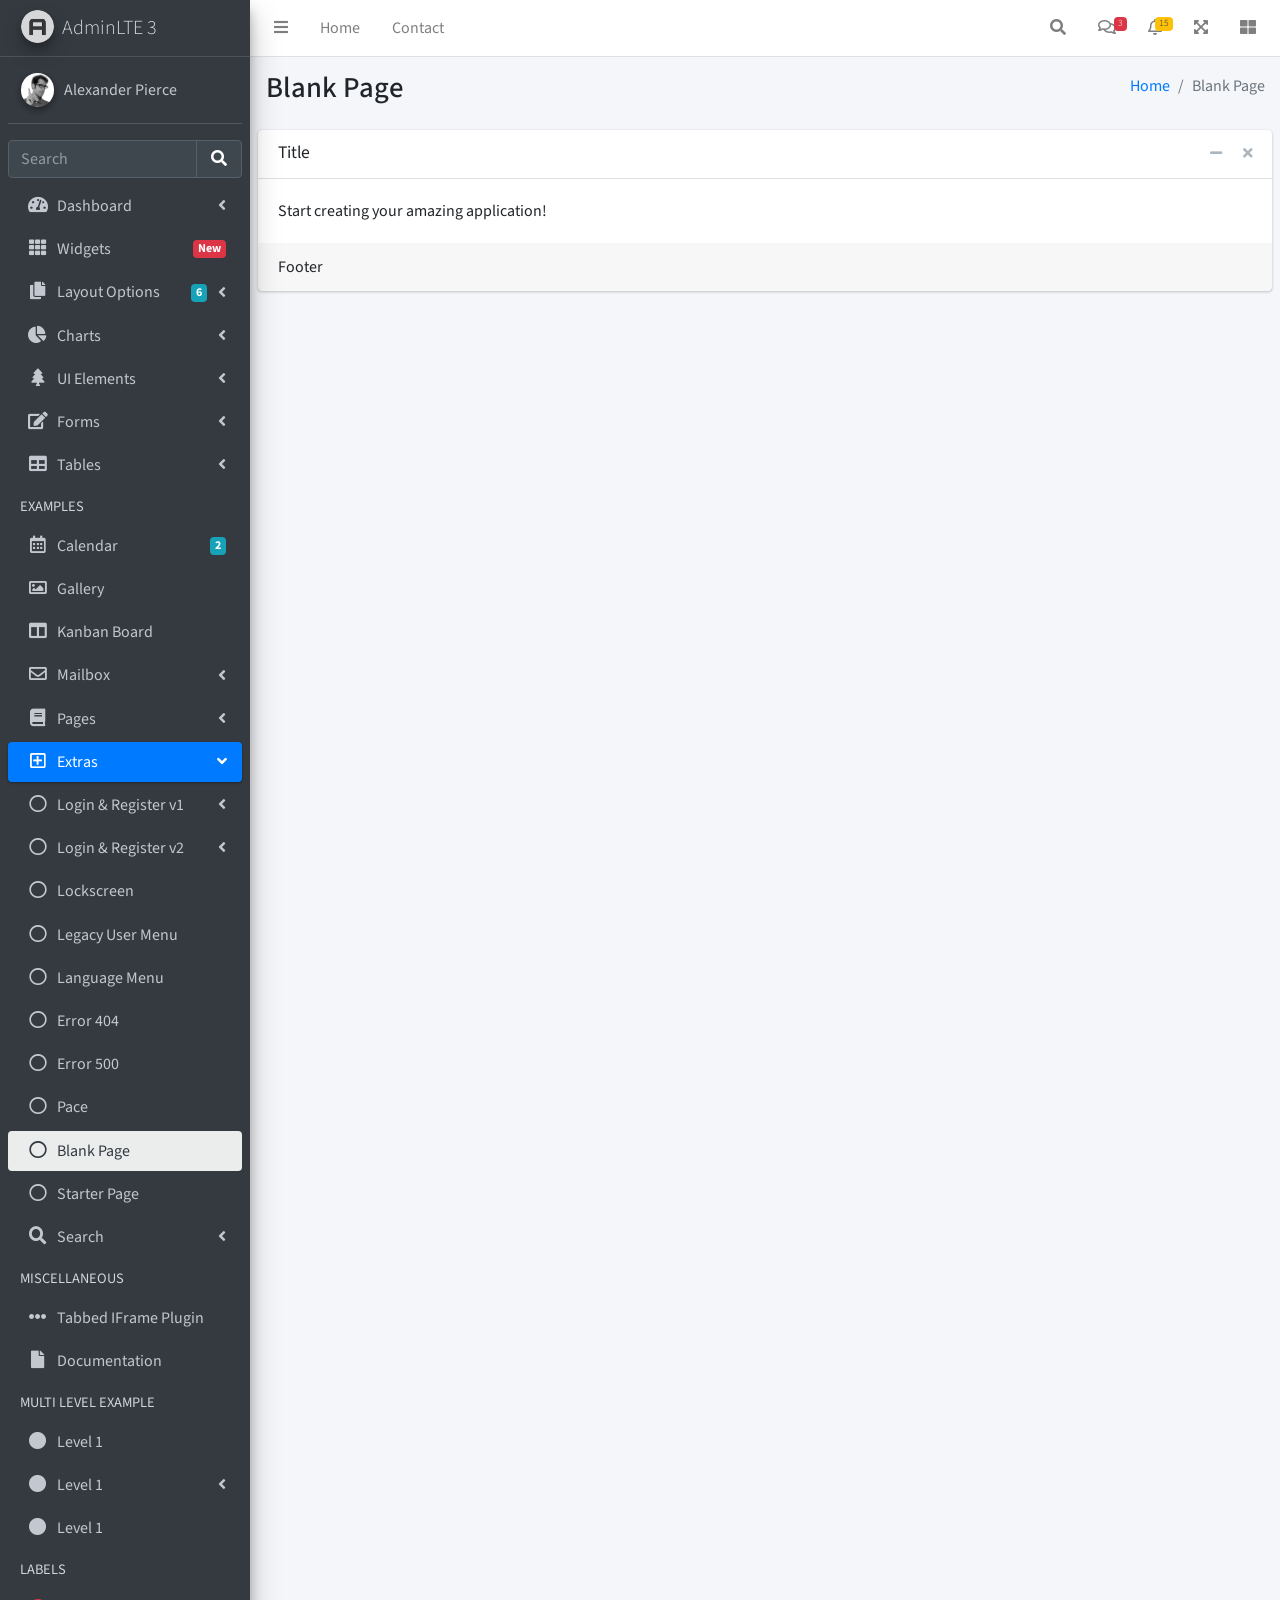
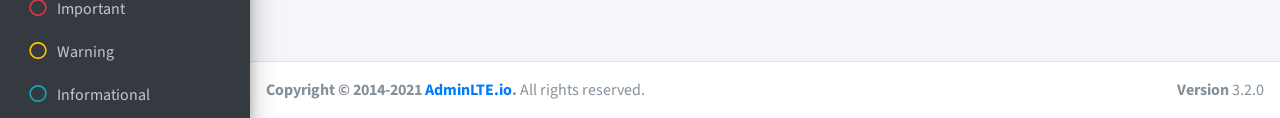
<file: dasboard/pages/examples/blank.html>
<!DOCTYPE html>
<html lang="en">
<head>
  <meta charset="utf-8">
  <meta name="viewport" content="width=device-width, initial-scale=1">
  <title>AdminLTE 3 | Blank Page</title>

  <!-- Google Font: Source Sans Pro -->
  <link rel="stylesheet" href="https://fonts.googleapis.com/css?family=Source+Sans+Pro:300,400,400i,700&display=fallback">
  <!-- Font Awesome -->
  <link rel="stylesheet" href="../../plugins/fontawesome-free/css/all.min.css">
  <!-- Theme style -->
  <link rel="stylesheet" href="../../dist/css/adminlte.min.css">
</head>
<body class="hold-transition sidebar-mini">
<!-- Site wrapper -->
<div class="wrapper">
  <!-- Navbar -->
  <nav class="main-header navbar navbar-expand navbar-white navbar-light">
    <!-- Left navbar links -->
    <ul class="navbar-nav">
      <li class="nav-item">
        <a class="nav-link" data-widget="pushmenu" href="#" role="button"><i class="fas fa-bars"></i></a>
      </li>
      <li class="nav-item d-none d-sm-inline-block">
        <a href="../../index3.html" class="nav-link">Home</a>
      </li>
      <li class="nav-item d-none d-sm-inline-block">
        <a href="#" class="nav-link">Contact</a>
      </li>
    </ul>

    <!-- Right navbar links -->
    <ul class="navbar-nav ml-auto">
      <!-- Navbar Search -->
      <li class="nav-item">
        <a class="nav-link" data-widget="navbar-search" href="#" role="button">
          <i class="fas fa-search"></i>
        </a>
        <div class="navbar-search-block">
          <form class="form-inline">
            <div class="input-group input-group-sm">
              <input class="form-control form-control-navbar" type="search" placeholder="Search" aria-label="Search">
              <div class="input-group-append">
                <button class="btn btn-navbar" type="submit">
                  <i class="fas fa-search"></i>
                </button>
                <button class="btn btn-navbar" type="button" data-widget="navbar-search">
                  <i class="fas fa-times"></i>
                </button>
              </div>
            </div>
          </form>
        </div>
      </li>

      <!-- Messages Dropdown Menu -->
      <li class="nav-item dropdown">
        <a class="nav-link" data-toggle="dropdown" href="#">
          <i class="far fa-comments"></i>
          <span class="badge badge-danger navbar-badge">3</span>
        </a>
        <div class="dropdown-menu dropdown-menu-lg dropdown-menu-right">
          <a href="#" class="dropdown-item">
            <!-- Message Start -->
            <div class="media">
              <img src="../../dist/img/user1-128x128.jpg" alt="User Avatar" class="img-size-50 mr-3 img-circle">
              <div class="media-body">
                <h3 class="dropdown-item-title">
                  Brad Diesel
                  <span class="float-right text-sm text-danger"><i class="fas fa-star"></i></span>
                </h3>
                <p class="text-sm">Call me whenever you can...</p>
                <p class="text-sm text-muted"><i class="far fa-clock mr-1"></i> 4 Hours Ago</p>
              </div>
            </div>
            <!-- Message End -->
          </a>
          <div class="dropdown-divider"></div>
          <a href="#" class="dropdown-item">
            <!-- Message Start -->
            <div class="media">
              <img src="../../dist/img/user8-128x128.jpg" alt="User Avatar" class="img-size-50 img-circle mr-3">
              <div class="media-body">
                <h3 class="dropdown-item-title">
                  John Pierce
                  <span class="float-right text-sm text-muted"><i class="fas fa-star"></i></span>
                </h3>
                <p class="text-sm">I got your message bro</p>
                <p class="text-sm text-muted"><i class="far fa-clock mr-1"></i> 4 Hours Ago</p>
              </div>
            </div>
            <!-- Message End -->
          </a>
          <div class="dropdown-divider"></div>
          <a href="#" class="dropdown-item">
            <!-- Message Start -->
            <div class="media">
              <img src="../../dist/img/user3-128x128.jpg" alt="User Avatar" class="img-size-50 img-circle mr-3">
              <div class="media-body">
                <h3 class="dropdown-item-title">
                  Nora Silvester
                  <span class="float-right text-sm text-warning"><i class="fas fa-star"></i></span>
                </h3>
                <p class="text-sm">The subject goes here</p>
                <p class="text-sm text-muted"><i class="far fa-clock mr-1"></i> 4 Hours Ago</p>
              </div>
            </div>
            <!-- Message End -->
          </a>
          <div class="dropdown-divider"></div>
          <a href="#" class="dropdown-item dropdown-footer">See All Messages</a>
        </div>
      </li>
      <!-- Notifications Dropdown Menu -->
      <li class="nav-item dropdown">
        <a class="nav-link" data-toggle="dropdown" href="#">
          <i class="far fa-bell"></i>
          <span class="badge badge-warning navbar-badge">15</span>
        </a>
        <div class="dropdown-menu dropdown-menu-lg dropdown-menu-right">
          <span class="dropdown-item dropdown-header">15 Notifications</span>
          <div class="dropdown-divider"></div>
          <a href="#" class="dropdown-item">
            <i class="fas fa-envelope mr-2"></i> 4 new messages
            <span class="float-right text-muted text-sm">3 mins</span>
          </a>
          <div class="dropdown-divider"></div>
          <a href="#" class="dropdown-item">
            <i class="fas fa-users mr-2"></i> 8 friend requests
            <span class="float-right text-muted text-sm">12 hours</span>
          </a>
          <div class="dropdown-divider"></div>
          <a href="#" class="dropdown-item">
            <i class="fas fa-file mr-2"></i> 3 new reports
            <span class="float-right text-muted text-sm">2 days</span>
          </a>
          <div class="dropdown-divider"></div>
          <a href="#" class="dropdown-item dropdown-footer">See All Notifications</a>
        </div>
      </li>
      <li class="nav-item">
        <a class="nav-link" data-widget="fullscreen" href="#" role="button">
          <i class="fas fa-expand-arrows-alt"></i>
        </a>
      </li>
      <li class="nav-item">
        <a class="nav-link" data-widget="control-sidebar" data-slide="true" href="#" role="button">
          <i class="fas fa-th-large"></i>
        </a>
      </li>
    </ul>
  </nav>
  <!-- /.navbar -->

  <!-- Main Sidebar Container -->
  <aside class="main-sidebar sidebar-dark-primary elevation-4">
    <!-- Brand Logo -->
    <a href="../../index3.html" class="brand-link">
      <img src="../../dist/img/AdminLTELogo.png" alt="AdminLTE Logo" class="brand-image img-circle elevation-3" style="opacity: .8">
      <span class="brand-text font-weight-light">AdminLTE 3</span>
    </a>

    <!-- Sidebar -->
    <div class="sidebar">
      <!-- Sidebar user (optional) -->
      <div class="user-panel mt-3 pb-3 mb-3 d-flex">
        <div class="image">
          <img src="../../dist/img/user2-160x160.jpg" class="img-circle elevation-2" alt="User Image">
        </div>
        <div class="info">
          <a href="#" class="d-block">Alexander Pierce</a>
        </div>
      </div>

      <!-- SidebarSearch Form -->
      <div class="form-inline">
        <div class="input-group" data-widget="sidebar-search">
          <input class="form-control form-control-sidebar" type="search" placeholder="Search" aria-label="Search">
          <div class="input-group-append">
            <button class="btn btn-sidebar">
              <i class="fas fa-search fa-fw"></i>
            </button>
          </div>
        </div>
      </div>

      <!-- Sidebar Menu -->
      <nav class="mt-2">
        <ul class="nav nav-pills nav-sidebar flex-column" data-widget="treeview" role="menu" data-accordion="false">
          <!-- Add icons to the links using the .nav-icon class
               with font-awesome or any other icon font library -->
          <li class="nav-item">
            <a href="#" class="nav-link">
              <i class="nav-icon fas fa-tachometer-alt"></i>
              <p>
                Dashboard
                <i class="right fas fa-angle-left"></i>
              </p>
            </a>
            <ul class="nav nav-treeview">
              <li class="nav-item">
                <a href="../../index.html" class="nav-link">
                  <i class="far fa-circle nav-icon"></i>
                  <p>Dashboard v1</p>
                </a>
              </li>
              <li class="nav-item">
                <a href="../../index2.html" class="nav-link">
                  <i class="far fa-circle nav-icon"></i>
                  <p>Dashboard v2</p>
                </a>
              </li>
              <li class="nav-item">
                <a href="../../index3.html" class="nav-link">
                  <i class="far fa-circle nav-icon"></i>
                  <p>Dashboard v3</p>
                </a>
              </li>
            </ul>
          </li>
          <li class="nav-item">
            <a href="../widgets.html" class="nav-link">
              <i class="nav-icon fas fa-th"></i>
              <p>
                Widgets
                <span class="right badge badge-danger">New</span>
              </p>
            </a>
          </li>
          <li class="nav-item">
            <a href="#" class="nav-link">
              <i class="nav-icon fas fa-copy"></i>
              <p>
                Layout Options
                <i class="fas fa-angle-left right"></i>
                <span class="badge badge-info right">6</span>
              </p>
            </a>
            <ul class="nav nav-treeview">
              <li class="nav-item">
                <a href="../layout/top-nav.html" class="nav-link">
                  <i class="far fa-circle nav-icon"></i>
                  <p>Top Navigation</p>
                </a>
              </li>
              <li class="nav-item">
                <a href="../layout/top-nav-sidebar.html" class="nav-link">
                  <i class="far fa-circle nav-icon"></i>
                  <p>Top Navigation + Sidebar</p>
                </a>
              </li>
              <li class="nav-item">
                <a href="../layout/boxed.html" class="nav-link">
                  <i class="far fa-circle nav-icon"></i>
                  <p>Boxed</p>
                </a>
              </li>
              <li class="nav-item">
                <a href="../layout/fixed-sidebar.html" class="nav-link">
                  <i class="far fa-circle nav-icon"></i>
                  <p>Fixed Sidebar</p>
                </a>
              </li>
              <li class="nav-item">
                <a href="../layout/fixed-sidebar-custom.html" class="nav-link">
                  <i class="far fa-circle nav-icon"></i>
                  <p>Fixed Sidebar <small>+ Custom Area</small></p>
                </a>
              </li>
              <li class="nav-item">
                <a href="../layout/fixed-topnav.html" class="nav-link">
                  <i class="far fa-circle nav-icon"></i>
                  <p>Fixed Navbar</p>
                </a>
              </li>
              <li class="nav-item">
                <a href="../layout/fixed-footer.html" class="nav-link">
                  <i class="far fa-circle nav-icon"></i>
                  <p>Fixed Footer</p>
                </a>
              </li>
              <li class="nav-item">
                <a href="../layout/collapsed-sidebar.html" class="nav-link">
                  <i class="far fa-circle nav-icon"></i>
                  <p>Collapsed Sidebar</p>
                </a>
              </li>
            </ul>
          </li>
          <li class="nav-item">
            <a href="#" class="nav-link">
              <i class="nav-icon fas fa-chart-pie"></i>
              <p>
                Charts
                <i class="right fas fa-angle-left"></i>
              </p>
            </a>
            <ul class="nav nav-treeview">
              <li class="nav-item">
                <a href="../charts/chartjs.html" class="nav-link">
                  <i class="far fa-circle nav-icon"></i>
                  <p>ChartJS</p>
                </a>
              </li>
              <li class="nav-item">
                <a href="../charts/flot.html" class="nav-link">
                  <i class="far fa-circle nav-icon"></i>
                  <p>Flot</p>
                </a>
              </li>
              <li class="nav-item">
                <a href="../charts/inline.html" class="nav-link">
                  <i class="far fa-circle nav-icon"></i>
                  <p>Inline</p>
                </a>
              </li>
              <li class="nav-item">
                <a href="../charts/uplot.html" class="nav-link">
                  <i class="far fa-circle nav-icon"></i>
                  <p>uPlot</p>
                </a>
              </li>
            </ul>
          </li>
          <li class="nav-item">
            <a href="#" class="nav-link">
              <i class="nav-icon fas fa-tree"></i>
              <p>
                UI Elements
                <i class="fas fa-angle-left right"></i>
              </p>
            </a>
            <ul class="nav nav-treeview">
              <li class="nav-item">
                <a href="../UI/general.html" class="nav-link">
                  <i class="far fa-circle nav-icon"></i>
                  <p>General</p>
                </a>
              </li>
              <li class="nav-item">
                <a href="../UI/icons.html" class="nav-link">
                  <i class="far fa-circle nav-icon"></i>
                  <p>Icons</p>
                </a>
              </li>
              <li class="nav-item">
                <a href="../UI/buttons.html" class="nav-link">
                  <i class="far fa-circle nav-icon"></i>
                  <p>Buttons</p>
                </a>
              </li>
              <li class="nav-item">
                <a href="../UI/sliders.html" class="nav-link">
                  <i class="far fa-circle nav-icon"></i>
                  <p>Sliders</p>
                </a>
              </li>
              <li class="nav-item">
                <a href="../UI/modals.html" class="nav-link">
                  <i class="far fa-circle nav-icon"></i>
                  <p>Modals & Alerts</p>
                </a>
              </li>
              <li class="nav-item">
                <a href="../UI/navbar.html" class="nav-link">
                  <i class="far fa-circle nav-icon"></i>
                  <p>Navbar & Tabs</p>
                </a>
              </li>
              <li class="nav-item">
                <a href="../UI/timeline.html" class="nav-link">
                  <i class="far fa-circle nav-icon"></i>
                  <p>Timeline</p>
                </a>
              </li>
              <li class="nav-item">
                <a href="../UI/ribbons.html" class="nav-link">
                  <i class="far fa-circle nav-icon"></i>
                  <p>Ribbons</p>
                </a>
              </li>
            </ul>
          </li>
          <li class="nav-item">
            <a href="#" class="nav-link">
              <i class="nav-icon fas fa-edit"></i>
              <p>
                Forms
                <i class="fas fa-angle-left right"></i>
              </p>
            </a>
            <ul class="nav nav-treeview">
              <li class="nav-item">
                <a href="../forms/general.html" class="nav-link">
                  <i class="far fa-circle nav-icon"></i>
                  <p>General Elements</p>
                </a>
              </li>
              <li class="nav-item">
                <a href="../forms/advanced.html" class="nav-link">
                  <i class="far fa-circle nav-icon"></i>
                  <p>Advanced Elements</p>
                </a>
              </li>
              <li class="nav-item">
                <a href="../forms/editors.html" class="nav-link">
                  <i class="far fa-circle nav-icon"></i>
                  <p>Editors</p>
                </a>
              </li>
              <li class="nav-item">
                <a href="../forms/validation.html" class="nav-link">
                  <i class="far fa-circle nav-icon"></i>
                  <p>Validation</p>
                </a>
              </li>
            </ul>
          </li>
          <li class="nav-item">
            <a href="#" class="nav-link">
              <i class="nav-icon fas fa-table"></i>
              <p>
                Tables
                <i class="fas fa-angle-left right"></i>
              </p>
            </a>
            <ul class="nav nav-treeview">
              <li class="nav-item">
                <a href="../tables/simple.html" class="nav-link">
                  <i class="far fa-circle nav-icon"></i>
                  <p>Simple Tables</p>
                </a>
              </li>
              <li class="nav-item">
                <a href="../tables/data.html" class="nav-link">
                  <i class="far fa-circle nav-icon"></i>
                  <p>DataTables</p>
                </a>
              </li>
              <li class="nav-item">
                <a href="../tables/jsgrid.html" class="nav-link">
                  <i class="far fa-circle nav-icon"></i>
                  <p>jsGrid</p>
                </a>
              </li>
            </ul>
          </li>
          <li class="nav-header">EXAMPLES</li>
          <li class="nav-item">
            <a href="../calendar.html" class="nav-link">
              <i class="nav-icon far fa-calendar-alt"></i>
              <p>
                Calendar
                <span class="badge badge-info right">2</span>
              </p>
            </a>
          </li>
          <li class="nav-item">
            <a href="../gallery.html" class="nav-link">
              <i class="nav-icon far fa-image"></i>
              <p>
                Gallery
              </p>
            </a>
          </li>
          <li class="nav-item">
            <a href="../kanban.html" class="nav-link">
              <i class="nav-icon fas fa-columns"></i>
              <p>
                Kanban Board
              </p>
            </a>
          </li>
          <li class="nav-item">
            <a href="#" class="nav-link">
              <i class="nav-icon far fa-envelope"></i>
              <p>
                Mailbox
                <i class="fas fa-angle-left right"></i>
              </p>
            </a>
            <ul class="nav nav-treeview">
              <li class="nav-item">
                <a href="../mailbox/mailbox.html" class="nav-link">
                  <i class="far fa-circle nav-icon"></i>
                  <p>Inbox</p>
                </a>
              </li>
              <li class="nav-item">
                <a href="../mailbox/compose.html" class="nav-link">
                  <i class="far fa-circle nav-icon"></i>
                  <p>Compose</p>
                </a>
              </li>
              <li class="nav-item">
                <a href="../mailbox/read-mail.html" class="nav-link">
                  <i class="far fa-circle nav-icon"></i>
                  <p>Read</p>
                </a>
              </li>
            </ul>
          </li>
          <li class="nav-item">
            <a href="#" class="nav-link">
              <i class="nav-icon fas fa-book"></i>
              <p>
                Pages
                <i class="fas fa-angle-left right"></i>
              </p>
            </a>
            <ul class="nav nav-treeview">
              <li class="nav-item">
                <a href="../examples/invoice.html" class="nav-link">
                  <i class="far fa-circle nav-icon"></i>
                  <p>Invoice</p>
                </a>
              </li>
              <li class="nav-item">
                <a href="../examples/profile.html" class="nav-link">
                  <i class="far fa-circle nav-icon"></i>
                  <p>Profile</p>
                </a>
              </li>
              <li class="nav-item">
                <a href="../examples/e-commerce.html" class="nav-link">
                  <i class="far fa-circle nav-icon"></i>
                  <p>E-commerce</p>
                </a>
              </li>
              <li class="nav-item">
                <a href="../examples/projects.html" class="nav-link">
                  <i class="far fa-circle nav-icon"></i>
                  <p>Projects</p>
                </a>
              </li>
              <li class="nav-item">
                <a href="../examples/project-add.html" class="nav-link">
                  <i class="far fa-circle nav-icon"></i>
                  <p>Project Add</p>
                </a>
              </li>
              <li class="nav-item">
                <a href="../examples/project-edit.html" class="nav-link">
                  <i class="far fa-circle nav-icon"></i>
                  <p>Project Edit</p>
                </a>
              </li>
              <li class="nav-item">
                <a href="../examples/project-detail.html" class="nav-link">
                  <i class="far fa-circle nav-icon"></i>
                  <p>Project Detail</p>
                </a>
              </li>
              <li class="nav-item">
                <a href="../examples/contacts.html" class="nav-link">
                  <i class="far fa-circle nav-icon"></i>
                  <p>Contacts</p>
                </a>
              </li>
              <li class="nav-item">
                <a href="../examples/faq.html" class="nav-link">
                  <i class="far fa-circle nav-icon"></i>
                  <p>FAQ</p>
                </a>
              </li>
              <li class="nav-item">
                <a href="../examples/contact-us.html" class="nav-link">
                  <i class="far fa-circle nav-icon"></i>
                  <p>Contact us</p>
                </a>
              </li>
            </ul>
          </li>
          <li class="nav-item menu-open">
            <a href="#" class="nav-link active">
              <i class="nav-icon far fa-plus-square"></i>
              <p>
                Extras
                <i class="fas fa-angle-left right"></i>
              </p>
            </a>
            <ul class="nav nav-treeview">
              <li class="nav-item">
                <a href="#" class="nav-link">
                  <i class="far fa-circle nav-icon"></i>
                  <p>
                    Login & Register v1
                    <i class="fas fa-angle-left right"></i>
                  </p>
                </a>
                <ul class="nav nav-treeview">
                  <li class="nav-item">
                    <a href="../examples/login.html" class="nav-link">
                      <i class="far fa-circle nav-icon"></i>
                      <p>Login v1</p>
                    </a>
                  </li>
                  <li class="nav-item">
                    <a href="../examples/register.html" class="nav-link">
                      <i class="far fa-circle nav-icon"></i>
                      <p>Register v1</p>
                    </a>
                  </li>
                  <li class="nav-item">
                    <a href="../examples/forgot-password.html" class="nav-link">
                      <i class="far fa-circle nav-icon"></i>
                      <p>Forgot Password v1</p>
                    </a>
                  </li>
                  <li class="nav-item">
                    <a href="../examples/recover-password.html" class="nav-link">
                      <i class="far fa-circle nav-icon"></i>
                      <p>Recover Password v1</p>
                    </a>
                  </li>
                </ul>
              </li>
              <li class="nav-item">
                <a href="#" class="nav-link">
                  <i class="far fa-circle nav-icon"></i>
                  <p>
                    Login & Register v2
                    <i class="fas fa-angle-left right"></i>
                  </p>
                </a>
                <ul class="nav nav-treeview">
                  <li class="nav-item">
                    <a href="../examples/login-v2.html" class="nav-link">
                      <i class="far fa-circle nav-icon"></i>
                      <p>Login v2</p>
                    </a>
                  </li>
                  <li class="nav-item">
                    <a href="../examples/register-v2.html" class="nav-link">
                      <i class="far fa-circle nav-icon"></i>
                      <p>Register v2</p>
                    </a>
                  </li>
                  <li class="nav-item">
                    <a href="../examples/forgot-password-v2.html" class="nav-link">
                      <i class="far fa-circle nav-icon"></i>
                      <p>Forgot Password v2</p>
                    </a>
                  </li>
                  <li class="nav-item">
                    <a href="../examples/recover-password-v2.html" class="nav-link">
                      <i class="far fa-circle nav-icon"></i>
                      <p>Recover Password v2</p>
                    </a>
                  </li>
                </ul>
              </li>
              <li class="nav-item">
                <a href="../examples/lockscreen.html" class="nav-link">
                  <i class="far fa-circle nav-icon"></i>
                  <p>Lockscreen</p>
                </a>
              </li>
              <li class="nav-item">
                <a href="../examples/legacy-user-menu.html" class="nav-link">
                  <i class="far fa-circle nav-icon"></i>
                  <p>Legacy User Menu</p>
                </a>
              </li>
              <li class="nav-item">
                <a href="../examples/language-menu.html" class="nav-link">
                  <i class="far fa-circle nav-icon"></i>
                  <p>Language Menu</p>
                </a>
              </li>
              <li class="nav-item">
                <a href="../examples/404.html" class="nav-link">
                  <i class="far fa-circle nav-icon"></i>
                  <p>Error 404</p>
                </a>
              </li>
              <li class="nav-item">
                <a href="../examples/500.html" class="nav-link">
                  <i class="far fa-circle nav-icon"></i>
                  <p>Error 500</p>
                </a>
              </li>
              <li class="nav-item">
                <a href="../examples/pace.html" class="nav-link">
                  <i class="far fa-circle nav-icon"></i>
                  <p>Pace</p>
                </a>
              </li>
              <li class="nav-item">
                <a href="../examples/blank.html" class="nav-link active">
                  <i class="far fa-circle nav-icon"></i>
                  <p>Blank Page</p>
                </a>
              </li>
              <li class="nav-item">
                <a href="../../starter.html" class="nav-link">
                  <i class="far fa-circle nav-icon"></i>
                  <p>Starter Page</p>
                </a>
              </li>
            </ul>
          </li>
          <li class="nav-item">
            <a href="#" class="nav-link">
              <i class="nav-icon fas fa-search"></i>
              <p>
                Search
                <i class="fas fa-angle-left right"></i>
              </p>
            </a>
            <ul class="nav nav-treeview">
              <li class="nav-item">
                <a href="../search/simple.html" class="nav-link">
                  <i class="far fa-circle nav-icon"></i>
                  <p>Simple Search</p>
                </a>
              </li>
              <li class="nav-item">
                <a href="../search/enhanced.html" class="nav-link">
                  <i class="far fa-circle nav-icon"></i>
                  <p>Enhanced</p>
                </a>
              </li>
            </ul>
          </li>
          <li class="nav-header">MISCELLANEOUS</li>
          <li class="nav-item">
            <a href="../../iframe.html" class="nav-link">
              <i class="nav-icon fas fa-ellipsis-h"></i>
              <p>Tabbed IFrame Plugin</p>
            </a>
          </li>
          <li class="nav-item">
            <a href="https://adminlte.io/docs/3.1/" class="nav-link">
              <i class="nav-icon fas fa-file"></i>
              <p>Documentation</p>
            </a>
          </li>
          <li class="nav-header">MULTI LEVEL EXAMPLE</li>
          <li class="nav-item">
            <a href="#" class="nav-link">
              <i class="fas fa-circle nav-icon"></i>
              <p>Level 1</p>
            </a>
          </li>
          <li class="nav-item">
            <a href="#" class="nav-link">
              <i class="nav-icon fas fa-circle"></i>
              <p>
                Level 1
                <i class="right fas fa-angle-left"></i>
              </p>
            </a>
            <ul class="nav nav-treeview">
              <li class="nav-item">
                <a href="#" class="nav-link">
                  <i class="far fa-circle nav-icon"></i>
                  <p>Level 2</p>
                </a>
              </li>
              <li class="nav-item">
                <a href="#" class="nav-link">
                  <i class="far fa-circle nav-icon"></i>
                  <p>
                    Level 2
                    <i class="right fas fa-angle-left"></i>
                  </p>
                </a>
                <ul class="nav nav-treeview">
                  <li class="nav-item">
                    <a href="#" class="nav-link">
                      <i class="far fa-dot-circle nav-icon"></i>
                      <p>Level 3</p>
                    </a>
                  </li>
                  <li class="nav-item">
                    <a href="#" class="nav-link">
                      <i class="far fa-dot-circle nav-icon"></i>
                      <p>Level 3</p>
                    </a>
                  </li>
                  <li class="nav-item">
                    <a href="#" class="nav-link">
                      <i class="far fa-dot-circle nav-icon"></i>
                      <p>Level 3</p>
                    </a>
                  </li>
                </ul>
              </li>
              <li class="nav-item">
                <a href="#" class="nav-link">
                  <i class="far fa-circle nav-icon"></i>
                  <p>Level 2</p>
                </a>
              </li>
            </ul>
          </li>
          <li class="nav-item">
            <a href="#" class="nav-link">
              <i class="fas fa-circle nav-icon"></i>
              <p>Level 1</p>
            </a>
          </li>
          <li class="nav-header">LABELS</li>
          <li class="nav-item">
            <a href="#" class="nav-link">
              <i class="nav-icon far fa-circle text-danger"></i>
              <p class="text">Important</p>
            </a>
          </li>
          <li class="nav-item">
            <a href="#" class="nav-link">
              <i class="nav-icon far fa-circle text-warning"></i>
              <p>Warning</p>
            </a>
          </li>
          <li class="nav-item">
            <a href="#" class="nav-link">
              <i class="nav-icon far fa-circle text-info"></i>
              <p>Informational</p>
            </a>
          </li>
        </ul>
      </nav>
      <!-- /.sidebar-menu -->
    </div>
    <!-- /.sidebar -->
  </aside>

  <!-- Content Wrapper. Contains page content -->
  <div class="content-wrapper">
    <!-- Content Header (Page header) -->
    <section class="content-header">
      <div class="container-fluid">
        <div class="row mb-2">
          <div class="col-sm-6">
            <h1>Blank Page</h1>
          </div>
          <div class="col-sm-6">
            <ol class="breadcrumb float-sm-right">
              <li class="breadcrumb-item"><a href="#">Home</a></li>
              <li class="breadcrumb-item active">Blank Page</li>
            </ol>
          </div>
        </div>
      </div><!-- /.container-fluid -->
    </section>

    <!-- Main content -->
    <section class="content">

      <!-- Default box -->
      <div class="card">
        <div class="card-header">
          <h3 class="card-title">Title</h3>

          <div class="card-tools">
            <button type="button" class="btn btn-tool" data-card-widget="collapse" title="Collapse">
              <i class="fas fa-minus"></i>
            </button>
            <button type="button" class="btn btn-tool" data-card-widget="remove" title="Remove">
              <i class="fas fa-times"></i>
            </button>
          </div>
        </div>
        <div class="card-body">
          Start creating your amazing application!
        </div>
        <!-- /.card-body -->
        <div class="card-footer">
          Footer
        </div>
        <!-- /.card-footer-->
      </div>
      <!-- /.card -->

    </section>
    <!-- /.content -->
  </div>
  <!-- /.content-wrapper -->

  <footer class="main-footer">
    <div class="float-right d-none d-sm-block">
      <b>Version</b> 3.2.0
    </div>
    <strong>Copyright &copy; 2014-2021 <a href="https://adminlte.io">AdminLTE.io</a>.</strong> All rights reserved.
  </footer>

  <!-- Control Sidebar -->
  <aside class="control-sidebar control-sidebar-dark">
    <!-- Control sidebar content goes here -->
  </aside>
  <!-- /.control-sidebar -->
</div>
<!-- ./wrapper -->

<!-- jQuery -->
<script src="../../plugins/jquery/jquery.min.js"></script>
<!-- Bootstrap 4 -->
<script src="../../plugins/bootstrap/js/bootstrap.bundle.min.js"></script>
<!-- AdminLTE App -->
<script src="../../dist/js/adminlte.min.js"></script>
<!-- AdminLTE for demo purposes -->
<script src="../../dist/js/demo.js"></script>
</body>
</html>
</file>
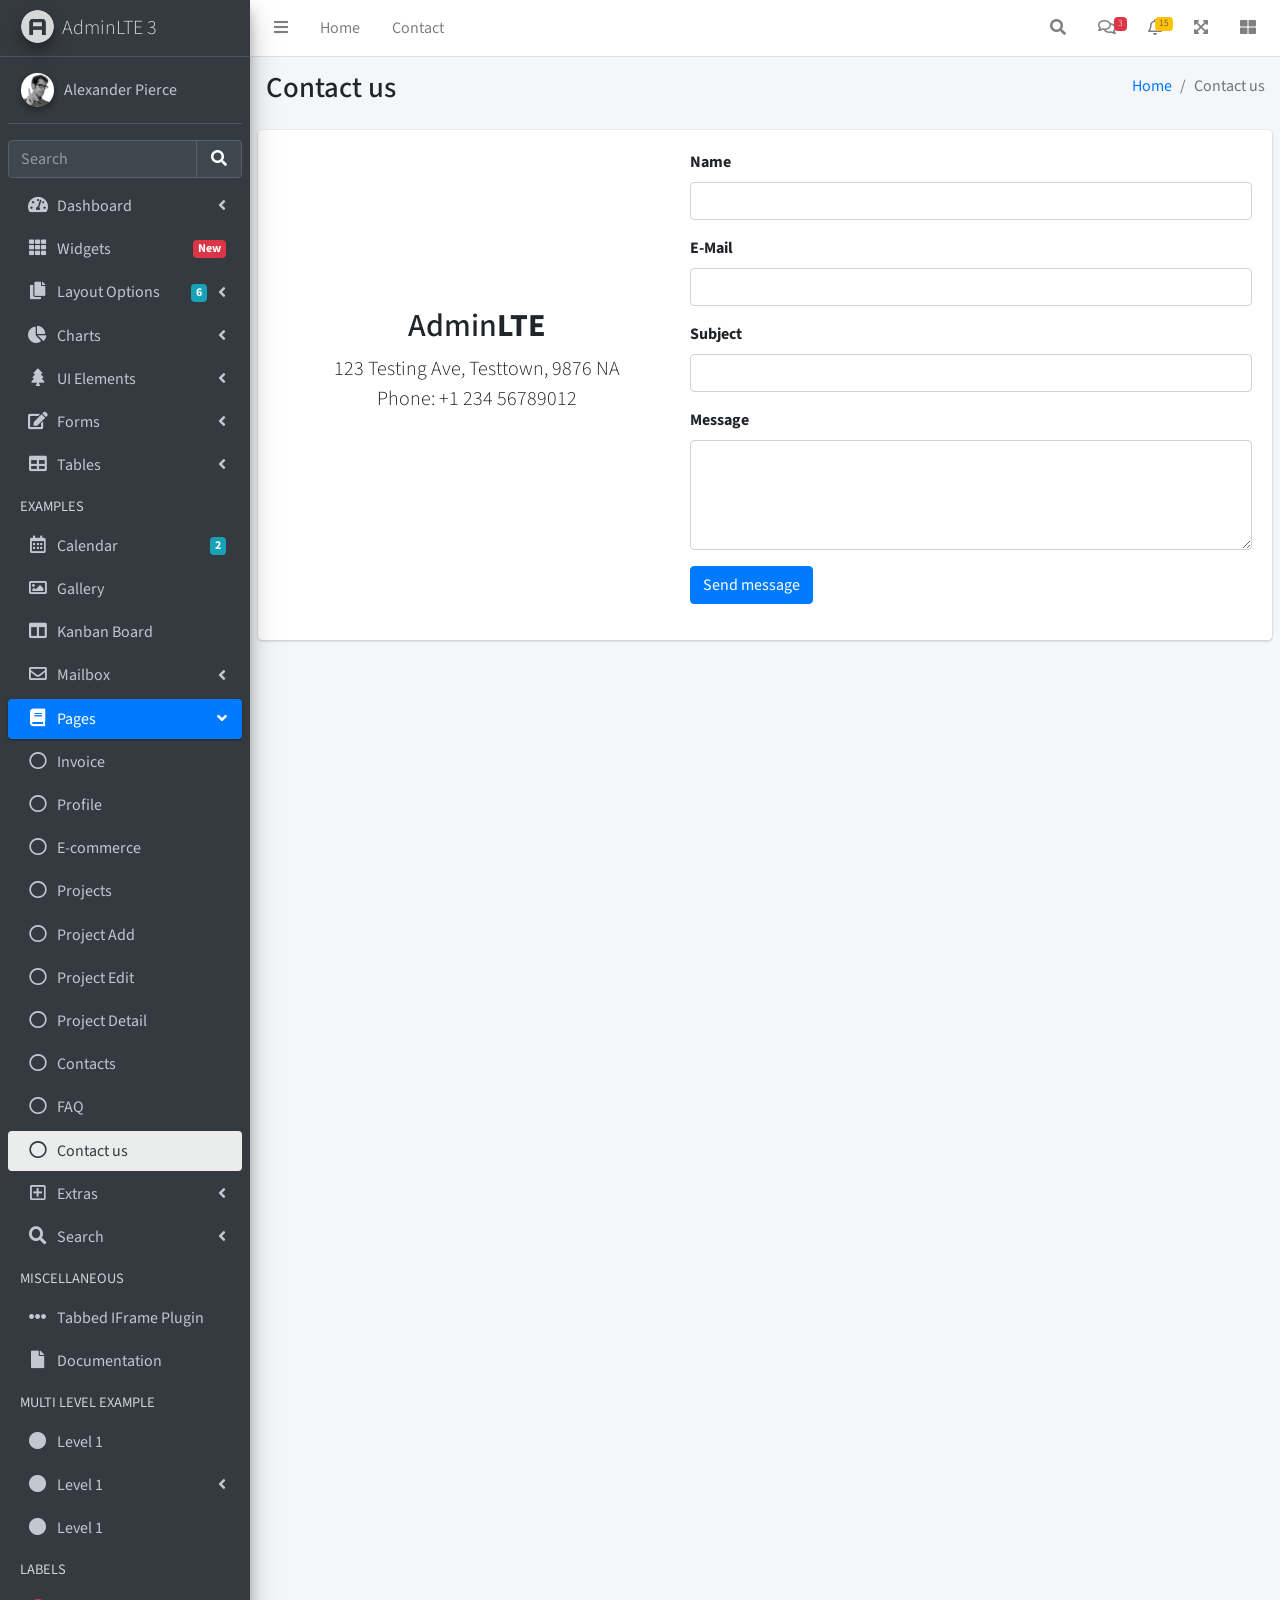
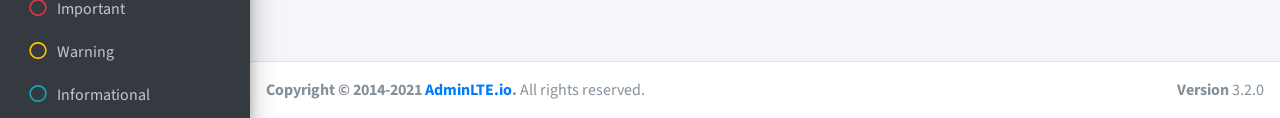
<file: dasboard/pages/examples/contact-us.html>
<!DOCTYPE html>
<html lang="en">
<head>
  <meta charset="utf-8">
  <meta name="viewport" content="width=device-width, initial-scale=1">
  <title>AdminLTE 3 | Contact us</title>

  <!-- Google Font: Source Sans Pro -->
  <link rel="stylesheet" href="https://fonts.googleapis.com/css?family=Source+Sans+Pro:300,400,400i,700&display=fallback">
  <!-- Font Awesome -->
  <link rel="stylesheet" href="../../plugins/fontawesome-free/css/all.min.css">
  <!-- Theme style -->
  <link rel="stylesheet" href="../../dist/css/adminlte.min.css">
</head>
<body class="hold-transition sidebar-mini">
<!-- Site wrapper -->
<div class="wrapper">
  <!-- Navbar -->
  <nav class="main-header navbar navbar-expand navbar-white navbar-light">
    <!-- Left navbar links -->
    <ul class="navbar-nav">
      <li class="nav-item">
        <a class="nav-link" data-widget="pushmenu" href="#" role="button"><i class="fas fa-bars"></i></a>
      </li>
      <li class="nav-item d-none d-sm-inline-block">
        <a href="../../index3.html" class="nav-link">Home</a>
      </li>
      <li class="nav-item d-none d-sm-inline-block">
        <a href="#" class="nav-link">Contact</a>
      </li>
    </ul>

    <!-- Right navbar links -->
    <ul class="navbar-nav ml-auto">
      <!-- Navbar Search -->
      <li class="nav-item">
        <a class="nav-link" data-widget="navbar-search" href="#" role="button">
          <i class="fas fa-search"></i>
        </a>
        <div class="navbar-search-block">
          <form class="form-inline">
            <div class="input-group input-group-sm">
              <input class="form-control form-control-navbar" type="search" placeholder="Search" aria-label="Search">
              <div class="input-group-append">
                <button class="btn btn-navbar" type="submit">
                  <i class="fas fa-search"></i>
                </button>
                <button class="btn btn-navbar" type="button" data-widget="navbar-search">
                  <i class="fas fa-times"></i>
                </button>
              </div>
            </div>
          </form>
        </div>
      </li>

      <!-- Messages Dropdown Menu -->
      <li class="nav-item dropdown">
        <a class="nav-link" data-toggle="dropdown" href="#">
          <i class="far fa-comments"></i>
          <span class="badge badge-danger navbar-badge">3</span>
        </a>
        <div class="dropdown-menu dropdown-menu-lg dropdown-menu-right">
          <a href="#" class="dropdown-item">
            <!-- Message Start -->
            <div class="media">
              <img src="../../dist/img/user1-128x128.jpg" alt="User Avatar" class="img-size-50 mr-3 img-circle">
              <div class="media-body">
                <h3 class="dropdown-item-title">
                  Brad Diesel
                  <span class="float-right text-sm text-danger"><i class="fas fa-star"></i></span>
                </h3>
                <p class="text-sm">Call me whenever you can...</p>
                <p class="text-sm text-muted"><i class="far fa-clock mr-1"></i> 4 Hours Ago</p>
              </div>
            </div>
            <!-- Message End -->
          </a>
          <div class="dropdown-divider"></div>
          <a href="#" class="dropdown-item">
            <!-- Message Start -->
            <div class="media">
              <img src="../../dist/img/user8-128x128.jpg" alt="User Avatar" class="img-size-50 img-circle mr-3">
              <div class="media-body">
                <h3 class="dropdown-item-title">
                  John Pierce
                  <span class="float-right text-sm text-muted"><i class="fas fa-star"></i></span>
                </h3>
                <p class="text-sm">I got your message bro</p>
                <p class="text-sm text-muted"><i class="far fa-clock mr-1"></i> 4 Hours Ago</p>
              </div>
            </div>
            <!-- Message End -->
          </a>
          <div class="dropdown-divider"></div>
          <a href="#" class="dropdown-item">
            <!-- Message Start -->
            <div class="media">
              <img src="../../dist/img/user3-128x128.jpg" alt="User Avatar" class="img-size-50 img-circle mr-3">
              <div class="media-body">
                <h3 class="dropdown-item-title">
                  Nora Silvester
                  <span class="float-right text-sm text-warning"><i class="fas fa-star"></i></span>
                </h3>
                <p class="text-sm">The subject goes here</p>
                <p class="text-sm text-muted"><i class="far fa-clock mr-1"></i> 4 Hours Ago</p>
              </div>
            </div>
            <!-- Message End -->
          </a>
          <div class="dropdown-divider"></div>
          <a href="#" class="dropdown-item dropdown-footer">See All Messages</a>
        </div>
      </li>
      <!-- Notifications Dropdown Menu -->
      <li class="nav-item dropdown">
        <a class="nav-link" data-toggle="dropdown" href="#">
          <i class="far fa-bell"></i>
          <span class="badge badge-warning navbar-badge">15</span>
        </a>
        <div class="dropdown-menu dropdown-menu-lg dropdown-menu-right">
          <span class="dropdown-item dropdown-header">15 Notifications</span>
          <div class="dropdown-divider"></div>
          <a href="#" class="dropdown-item">
            <i class="fas fa-envelope mr-2"></i> 4 new messages
            <span class="float-right text-muted text-sm">3 mins</span>
          </a>
          <div class="dropdown-divider"></div>
          <a href="#" class="dropdown-item">
            <i class="fas fa-users mr-2"></i> 8 friend requests
            <span class="float-right text-muted text-sm">12 hours</span>
          </a>
          <div class="dropdown-divider"></div>
          <a href="#" class="dropdown-item">
            <i class="fas fa-file mr-2"></i> 3 new reports
            <span class="float-right text-muted text-sm">2 days</span>
          </a>
          <div class="dropdown-divider"></div>
          <a href="#" class="dropdown-item dropdown-footer">See All Notifications</a>
        </div>
      </li>
      <li class="nav-item">
        <a class="nav-link" data-widget="fullscreen" href="#" role="button">
          <i class="fas fa-expand-arrows-alt"></i>
        </a>
      </li>
      <li class="nav-item">
        <a class="nav-link" data-widget="control-sidebar" data-slide="true" href="#" role="button">
          <i class="fas fa-th-large"></i>
        </a>
      </li>
    </ul>
  </nav>
  <!-- /.navbar -->

  <!-- Main Sidebar Container -->
  <aside class="main-sidebar sidebar-dark-primary elevation-4">
    <!-- Brand Logo -->
    <a href="../../index3.html" class="brand-link">
      <img src="../../dist/img/AdminLTELogo.png" alt="AdminLTE Logo" class="brand-image img-circle elevation-3" style="opacity: .8">
      <span class="brand-text font-weight-light">AdminLTE 3</span>
    </a>

    <!-- Sidebar -->
    <div class="sidebar">
      <!-- Sidebar user (optional) -->
      <div class="user-panel mt-3 pb-3 mb-3 d-flex">
        <div class="image">
          <img src="../../dist/img/user2-160x160.jpg" class="img-circle elevation-2" alt="User Image">
        </div>
        <div class="info">
          <a href="#" class="d-block">Alexander Pierce</a>
        </div>
      </div>

      <!-- SidebarSearch Form -->
      <div class="form-inline">
        <div class="input-group" data-widget="sidebar-search">
          <input class="form-control form-control-sidebar" type="search" placeholder="Search" aria-label="Search">
          <div class="input-group-append">
            <button class="btn btn-sidebar">
              <i class="fas fa-search fa-fw"></i>
            </button>
          </div>
        </div>
      </div>

      <!-- Sidebar Menu -->
      <nav class="mt-2">
        <ul class="nav nav-pills nav-sidebar flex-column" data-widget="treeview" role="menu" data-accordion="false">
          <!-- Add icons to the links using the .nav-icon class
               with font-awesome or any other icon font library -->
          <li class="nav-item">
            <a href="#" class="nav-link">
              <i class="nav-icon fas fa-tachometer-alt"></i>
              <p>
                Dashboard
                <i class="right fas fa-angle-left"></i>
              </p>
            </a>
            <ul class="nav nav-treeview">
              <li class="nav-item">
                <a href="../../index.html" class="nav-link">
                  <i class="far fa-circle nav-icon"></i>
                  <p>Dashboard v1</p>
                </a>
              </li>
              <li class="nav-item">
                <a href="../../index2.html" class="nav-link">
                  <i class="far fa-circle nav-icon"></i>
                  <p>Dashboard v2</p>
                </a>
              </li>
              <li class="nav-item">
                <a href="../../index3.html" class="nav-link">
                  <i class="far fa-circle nav-icon"></i>
                  <p>Dashboard v3</p>
                </a>
              </li>
            </ul>
          </li>
          <li class="nav-item">
            <a href="../widgets.html" class="nav-link">
              <i class="nav-icon fas fa-th"></i>
              <p>
                Widgets
                <span class="right badge badge-danger">New</span>
              </p>
            </a>
          </li>
          <li class="nav-item">
            <a href="#" class="nav-link">
              <i class="nav-icon fas fa-copy"></i>
              <p>
                Layout Options
                <i class="fas fa-angle-left right"></i>
                <span class="badge badge-info right">6</span>
              </p>
            </a>
            <ul class="nav nav-treeview">
              <li class="nav-item">
                <a href="../layout/top-nav.html" class="nav-link">
                  <i class="far fa-circle nav-icon"></i>
                  <p>Top Navigation</p>
                </a>
              </li>
              <li class="nav-item">
                <a href="../layout/top-nav-sidebar.html" class="nav-link">
                  <i class="far fa-circle nav-icon"></i>
                  <p>Top Navigation + Sidebar</p>
                </a>
              </li>
              <li class="nav-item">
                <a href="../layout/boxed.html" class="nav-link">
                  <i class="far fa-circle nav-icon"></i>
                  <p>Boxed</p>
                </a>
              </li>
              <li class="nav-item">
                <a href="../layout/fixed-sidebar.html" class="nav-link">
                  <i class="far fa-circle nav-icon"></i>
                  <p>Fixed Sidebar</p>
                </a>
              </li>
              <li class="nav-item">
                <a href="../layout/fixed-sidebar-custom.html" class="nav-link">
                  <i class="far fa-circle nav-icon"></i>
                  <p>Fixed Sidebar <small>+ Custom Area</small></p>
                </a>
              </li>
              <li class="nav-item">
                <a href="../layout/fixed-topnav.html" class="nav-link">
                  <i class="far fa-circle nav-icon"></i>
                  <p>Fixed Navbar</p>
                </a>
              </li>
              <li class="nav-item">
                <a href="../layout/fixed-footer.html" class="nav-link">
                  <i class="far fa-circle nav-icon"></i>
                  <p>Fixed Footer</p>
                </a>
              </li>
              <li class="nav-item">
                <a href="../layout/collapsed-sidebar.html" class="nav-link">
                  <i class="far fa-circle nav-icon"></i>
                  <p>Collapsed Sidebar</p>
                </a>
              </li>
            </ul>
          </li>
          <li class="nav-item">
            <a href="#" class="nav-link">
              <i class="nav-icon fas fa-chart-pie"></i>
              <p>
                Charts
                <i class="right fas fa-angle-left"></i>
              </p>
            </a>
            <ul class="nav nav-treeview">
              <li class="nav-item">
                <a href="../charts/chartjs.html" class="nav-link">
                  <i class="far fa-circle nav-icon"></i>
                  <p>ChartJS</p>
                </a>
              </li>
              <li class="nav-item">
                <a href="../charts/flot.html" class="nav-link">
                  <i class="far fa-circle nav-icon"></i>
                  <p>Flot</p>
                </a>
              </li>
              <li class="nav-item">
                <a href="../charts/inline.html" class="nav-link">
                  <i class="far fa-circle nav-icon"></i>
                  <p>Inline</p>
                </a>
              </li>
              <li class="nav-item">
                <a href="../charts/uplot.html" class="nav-link">
                  <i class="far fa-circle nav-icon"></i>
                  <p>uPlot</p>
                </a>
              </li>
            </ul>
          </li>
          <li class="nav-item">
            <a href="#" class="nav-link">
              <i class="nav-icon fas fa-tree"></i>
              <p>
                UI Elements
                <i class="fas fa-angle-left right"></i>
              </p>
            </a>
            <ul class="nav nav-treeview">
              <li class="nav-item">
                <a href="../UI/general.html" class="nav-link">
                  <i class="far fa-circle nav-icon"></i>
                  <p>General</p>
                </a>
              </li>
              <li class="nav-item">
                <a href="../UI/icons.html" class="nav-link">
                  <i class="far fa-circle nav-icon"></i>
                  <p>Icons</p>
                </a>
              </li>
              <li class="nav-item">
                <a href="../UI/buttons.html" class="nav-link">
                  <i class="far fa-circle nav-icon"></i>
                  <p>Buttons</p>
                </a>
              </li>
              <li class="nav-item">
                <a href="../UI/sliders.html" class="nav-link">
                  <i class="far fa-circle nav-icon"></i>
                  <p>Sliders</p>
                </a>
              </li>
              <li class="nav-item">
                <a href="../UI/modals.html" class="nav-link">
                  <i class="far fa-circle nav-icon"></i>
                  <p>Modals & Alerts</p>
                </a>
              </li>
              <li class="nav-item">
                <a href="../UI/navbar.html" class="nav-link">
                  <i class="far fa-circle nav-icon"></i>
                  <p>Navbar & Tabs</p>
                </a>
              </li>
              <li class="nav-item">
                <a href="../UI/timeline.html" class="nav-link">
                  <i class="far fa-circle nav-icon"></i>
                  <p>Timeline</p>
                </a>
              </li>
              <li class="nav-item">
                <a href="../UI/ribbons.html" class="nav-link">
                  <i class="far fa-circle nav-icon"></i>
                  <p>Ribbons</p>
                </a>
              </li>
            </ul>
          </li>
          <li class="nav-item">
            <a href="#" class="nav-link">
              <i class="nav-icon fas fa-edit"></i>
              <p>
                Forms
                <i class="fas fa-angle-left right"></i>
              </p>
            </a>
            <ul class="nav nav-treeview">
              <li class="nav-item">
                <a href="../forms/general.html" class="nav-link">
                  <i class="far fa-circle nav-icon"></i>
                  <p>General Elements</p>
                </a>
              </li>
              <li class="nav-item">
                <a href="../forms/advanced.html" class="nav-link">
                  <i class="far fa-circle nav-icon"></i>
                  <p>Advanced Elements</p>
                </a>
              </li>
              <li class="nav-item">
                <a href="../forms/editors.html" class="nav-link">
                  <i class="far fa-circle nav-icon"></i>
                  <p>Editors</p>
                </a>
              </li>
              <li class="nav-item">
                <a href="../forms/validation.html" class="nav-link">
                  <i class="far fa-circle nav-icon"></i>
                  <p>Validation</p>
                </a>
              </li>
            </ul>
          </li>
          <li class="nav-item">
            <a href="#" class="nav-link">
              <i class="nav-icon fas fa-table"></i>
              <p>
                Tables
                <i class="fas fa-angle-left right"></i>
              </p>
            </a>
            <ul class="nav nav-treeview">
              <li class="nav-item">
                <a href="../tables/simple.html" class="nav-link">
                  <i class="far fa-circle nav-icon"></i>
                  <p>Simple Tables</p>
                </a>
              </li>
              <li class="nav-item">
                <a href="../tables/data.html" class="nav-link">
                  <i class="far fa-circle nav-icon"></i>
                  <p>DataTables</p>
                </a>
              </li>
              <li class="nav-item">
                <a href="../tables/jsgrid.html" class="nav-link">
                  <i class="far fa-circle nav-icon"></i>
                  <p>jsGrid</p>
                </a>
              </li>
            </ul>
          </li>
          <li class="nav-header">EXAMPLES</li>
          <li class="nav-item">
            <a href="../calendar.html" class="nav-link">
              <i class="nav-icon far fa-calendar-alt"></i>
              <p>
                Calendar
                <span class="badge badge-info right">2</span>
              </p>
            </a>
          </li>
          <li class="nav-item">
            <a href="../gallery.html" class="nav-link">
              <i class="nav-icon far fa-image"></i>
              <p>
                Gallery
              </p>
            </a>
          </li>
          <li class="nav-item">
            <a href="../kanban.html" class="nav-link">
              <i class="nav-icon fas fa-columns"></i>
              <p>
                Kanban Board
              </p>
            </a>
          </li>
          <li class="nav-item">
            <a href="#" class="nav-link">
              <i class="nav-icon far fa-envelope"></i>
              <p>
                Mailbox
                <i class="fas fa-angle-left right"></i>
              </p>
            </a>
            <ul class="nav nav-treeview">
              <li class="nav-item">
                <a href="../mailbox/mailbox.html" class="nav-link">
                  <i class="far fa-circle nav-icon"></i>
                  <p>Inbox</p>
                </a>
              </li>
              <li class="nav-item">
                <a href="../mailbox/compose.html" class="nav-link">
                  <i class="far fa-circle nav-icon"></i>
                  <p>Compose</p>
                </a>
              </li>
              <li class="nav-item">
                <a href="../mailbox/read-mail.html" class="nav-link">
                  <i class="far fa-circle nav-icon"></i>
                  <p>Read</p>
                </a>
              </li>
            </ul>
          </li>
          <li class="nav-item menu-open">
            <a href="#" class="nav-link active">
              <i class="nav-icon fas fa-book"></i>
              <p>
                Pages
                <i class="fas fa-angle-left right"></i>
              </p>
            </a>
            <ul class="nav nav-treeview">
              <li class="nav-item">
                <a href="../examples/invoice.html" class="nav-link">
                  <i class="far fa-circle nav-icon"></i>
                  <p>Invoice</p>
                </a>
              </li>
              <li class="nav-item">
                <a href="../examples/profile.html" class="nav-link">
                  <i class="far fa-circle nav-icon"></i>
                  <p>Profile</p>
                </a>
              </li>
              <li class="nav-item">
                <a href="../examples/e-commerce.html" class="nav-link">
                  <i class="far fa-circle nav-icon"></i>
                  <p>E-commerce</p>
                </a>
              </li>
              <li class="nav-item">
                <a href="../examples/projects.html" class="nav-link">
                  <i class="far fa-circle nav-icon"></i>
                  <p>Projects</p>
                </a>
              </li>
              <li class="nav-item">
                <a href="../examples/project-add.html" class="nav-link">
                  <i class="far fa-circle nav-icon"></i>
                  <p>Project Add</p>
                </a>
              </li>
              <li class="nav-item">
                <a href="../examples/project-edit.html" class="nav-link">
                  <i class="far fa-circle nav-icon"></i>
                  <p>Project Edit</p>
                </a>
              </li>
              <li class="nav-item">
                <a href="../examples/project-detail.html" class="nav-link">
                  <i class="far fa-circle nav-icon"></i>
                  <p>Project Detail</p>
                </a>
              </li>
              <li class="nav-item">
                <a href="../examples/contacts.html" class="nav-link">
                  <i class="far fa-circle nav-icon"></i>
                  <p>Contacts</p>
                </a>
              </li>
              <li class="nav-item">
                <a href="../examples/faq.html" class="nav-link">
                  <i class="far fa-circle nav-icon"></i>
                  <p>FAQ</p>
                </a>
              </li>
              <li class="nav-item">
                <a href="../examples/contact-us.html" class="nav-link active">
                  <i class="far fa-circle nav-icon"></i>
                  <p>Contact us</p>
                </a>
              </li>
            </ul>
          </li>
          <li class="nav-item">
            <a href="#" class="nav-link">
              <i class="nav-icon far fa-plus-square"></i>
              <p>
                Extras
                <i class="fas fa-angle-left right"></i>
              </p>
            </a>
            <ul class="nav nav-treeview">
              <li class="nav-item">
                <a href="#" class="nav-link">
                  <i class="far fa-circle nav-icon"></i>
                  <p>
                    Login & Register v1
                    <i class="fas fa-angle-left right"></i>
                  </p>
                </a>
                <ul class="nav nav-treeview">
                  <li class="nav-item">
                    <a href="../examples/login.html" class="nav-link">
                      <i class="far fa-circle nav-icon"></i>
                      <p>Login v1</p>
                    </a>
                  </li>
                  <li class="nav-item">
                    <a href="../examples/register.html" class="nav-link">
                      <i class="far fa-circle nav-icon"></i>
                      <p>Register v1</p>
                    </a>
                  </li>
                  <li class="nav-item">
                    <a href="../examples/forgot-password.html" class="nav-link">
                      <i class="far fa-circle nav-icon"></i>
                      <p>Forgot Password v1</p>
                    </a>
                  </li>
                  <li class="nav-item">
                    <a href="../examples/recover-password.html" class="nav-link">
                      <i class="far fa-circle nav-icon"></i>
                      <p>Recover Password v1</p>
                    </a>
                  </li>
                </ul>
              </li>
              <li class="nav-item">
                <a href="#" class="nav-link">
                  <i class="far fa-circle nav-icon"></i>
                  <p>
                    Login & Register v2
                    <i class="fas fa-angle-left right"></i>
                  </p>
                </a>
                <ul class="nav nav-treeview">
                  <li class="nav-item">
                    <a href="../examples/login-v2.html" class="nav-link">
                      <i class="far fa-circle nav-icon"></i>
                      <p>Login v2</p>
                    </a>
                  </li>
                  <li class="nav-item">
                    <a href="../examples/register-v2.html" class="nav-link">
                      <i class="far fa-circle nav-icon"></i>
                      <p>Register v2</p>
                    </a>
                  </li>
                  <li class="nav-item">
                    <a href="../examples/forgot-password-v2.html" class="nav-link">
                      <i class="far fa-circle nav-icon"></i>
                      <p>Forgot Password v2</p>
                    </a>
                  </li>
                  <li class="nav-item">
                    <a href="../examples/recover-password-v2.html" class="nav-link">
                      <i class="far fa-circle nav-icon"></i>
                      <p>Recover Password v2</p>
                    </a>
                  </li>
                </ul>
              </li>
              <li class="nav-item">
                <a href="../examples/lockscreen.html" class="nav-link">
                  <i class="far fa-circle nav-icon"></i>
                  <p>Lockscreen</p>
                </a>
              </li>
              <li class="nav-item">
                <a href="../examples/legacy-user-menu.html" class="nav-link">
                  <i class="far fa-circle nav-icon"></i>
                  <p>Legacy User Menu</p>
                </a>
              </li>
              <li class="nav-item">
                <a href="../examples/language-menu.html" class="nav-link">
                  <i class="far fa-circle nav-icon"></i>
                  <p>Language Menu</p>
                </a>
              </li>
              <li class="nav-item">
                <a href="../examples/404.html" class="nav-link">
                  <i class="far fa-circle nav-icon"></i>
                  <p>Error 404</p>
                </a>
              </li>
              <li class="nav-item">
                <a href="../examples/500.html" class="nav-link">
                  <i class="far fa-circle nav-icon"></i>
                  <p>Error 500</p>
                </a>
              </li>
              <li class="nav-item">
                <a href="../examples/pace.html" class="nav-link">
                  <i class="far fa-circle nav-icon"></i>
                  <p>Pace</p>
                </a>
              </li>
              <li class="nav-item">
                <a href="../examples/blank.html" class="nav-link">
                  <i class="far fa-circle nav-icon"></i>
                  <p>Blank Page</p>
                </a>
              </li>
              <li class="nav-item">
                <a href="../../starter.html" class="nav-link">
                  <i class="far fa-circle nav-icon"></i>
                  <p>Starter Page</p>
                </a>
              </li>
            </ul>
          </li>
          <li class="nav-item">
            <a href="#" class="nav-link">
              <i class="nav-icon fas fa-search"></i>
              <p>
                Search
                <i class="fas fa-angle-left right"></i>
              </p>
            </a>
            <ul class="nav nav-treeview">
              <li class="nav-item">
                <a href="../search/simple.html" class="nav-link">
                  <i class="far fa-circle nav-icon"></i>
                  <p>Simple Search</p>
                </a>
              </li>
              <li class="nav-item">
                <a href="../search/enhanced.html" class="nav-link">
                  <i class="far fa-circle nav-icon"></i>
                  <p>Enhanced</p>
                </a>
              </li>
            </ul>
          </li>
          <li class="nav-header">MISCELLANEOUS</li>
          <li class="nav-item">
            <a href="../../iframe.html" class="nav-link">
              <i class="nav-icon fas fa-ellipsis-h"></i>
              <p>Tabbed IFrame Plugin</p>
            </a>
          </li>
          <li class="nav-item">
            <a href="https://adminlte.io/docs/3.1/" class="nav-link">
              <i class="nav-icon fas fa-file"></i>
              <p>Documentation</p>
            </a>
          </li>
          <li class="nav-header">MULTI LEVEL EXAMPLE</li>
          <li class="nav-item">
            <a href="#" class="nav-link">
              <i class="fas fa-circle nav-icon"></i>
              <p>Level 1</p>
            </a>
          </li>
          <li class="nav-item">
            <a href="#" class="nav-link">
              <i class="nav-icon fas fa-circle"></i>
              <p>
                Level 1
                <i class="right fas fa-angle-left"></i>
              </p>
            </a>
            <ul class="nav nav-treeview">
              <li class="nav-item">
                <a href="#" class="nav-link">
                  <i class="far fa-circle nav-icon"></i>
                  <p>Level 2</p>
                </a>
              </li>
              <li class="nav-item">
                <a href="#" class="nav-link">
                  <i class="far fa-circle nav-icon"></i>
                  <p>
                    Level 2
                    <i class="right fas fa-angle-left"></i>
                  </p>
                </a>
                <ul class="nav nav-treeview">
                  <li class="nav-item">
                    <a href="#" class="nav-link">
                      <i class="far fa-dot-circle nav-icon"></i>
                      <p>Level 3</p>
                    </a>
                  </li>
                  <li class="nav-item">
                    <a href="#" class="nav-link">
                      <i class="far fa-dot-circle nav-icon"></i>
                      <p>Level 3</p>
                    </a>
                  </li>
                  <li class="nav-item">
                    <a href="#" class="nav-link">
                      <i class="far fa-dot-circle nav-icon"></i>
                      <p>Level 3</p>
                    </a>
                  </li>
                </ul>
              </li>
              <li class="nav-item">
                <a href="#" class="nav-link">
                  <i class="far fa-circle nav-icon"></i>
                  <p>Level 2</p>
                </a>
              </li>
            </ul>
          </li>
          <li class="nav-item">
            <a href="#" class="nav-link">
              <i class="fas fa-circle nav-icon"></i>
              <p>Level 1</p>
            </a>
          </li>
          <li class="nav-header">LABELS</li>
          <li class="nav-item">
            <a href="#" class="nav-link">
              <i class="nav-icon far fa-circle text-danger"></i>
              <p class="text">Important</p>
            </a>
          </li>
          <li class="nav-item">
            <a href="#" class="nav-link">
              <i class="nav-icon far fa-circle text-warning"></i>
              <p>Warning</p>
            </a>
          </li>
          <li class="nav-item">
            <a href="#" class="nav-link">
              <i class="nav-icon far fa-circle text-info"></i>
              <p>Informational</p>
            </a>
          </li>
        </ul>
      </nav>
      <!-- /.sidebar-menu -->
    </div>
    <!-- /.sidebar -->
  </aside>

  <!-- Content Wrapper. Contains page content -->
  <div class="content-wrapper">
    <!-- Content Header (Page header) -->
    <section class="content-header">
      <div class="container-fluid">
        <div class="row mb-2">
          <div class="col-sm-6">
            <h1>Contact us</h1>
          </div>
          <div class="col-sm-6">
            <ol class="breadcrumb float-sm-right">
              <li class="breadcrumb-item"><a href="#">Home</a></li>
              <li class="breadcrumb-item active">Contact us</li>
            </ol>
          </div>
        </div>
      </div><!-- /.container-fluid -->
    </section>

    <!-- Main content -->
    <section class="content">

      <!-- Default box -->
      <div class="card">
        <div class="card-body row">
          <div class="col-5 text-center d-flex align-items-center justify-content-center">
            <div class="">
              <h2>Admin<strong>LTE</strong></h2>
              <p class="lead mb-5">123 Testing Ave, Testtown, 9876 NA<br>
                Phone: +1 234 56789012
              </p>
            </div>
          </div>
          <div class="col-7">
            <div class="form-group">
              <label for="inputName">Name</label>
              <input type="text" id="inputName" class="form-control" />
            </div>
            <div class="form-group">
              <label for="inputEmail">E-Mail</label>
              <input type="email" id="inputEmail" class="form-control" />
            </div>
            <div class="form-group">
              <label for="inputSubject">Subject</label>
              <input type="text" id="inputSubject" class="form-control" />
            </div>
            <div class="form-group">
              <label for="inputMessage">Message</label>
              <textarea id="inputMessage" class="form-control" rows="4"></textarea>
            </div>
            <div class="form-group">
              <input type="submit" class="btn btn-primary" value="Send message">
            </div>
          </div>
        </div>
      </div>

    </section>
    <!-- /.content -->
  </div>
  <!-- /.content-wrapper -->

  <footer class="main-footer">
    <div class="float-right d-none d-sm-block">
      <b>Version</b> 3.2.0
    </div>
    <strong>Copyright &copy; 2014-2021 <a href="https://adminlte.io">AdminLTE.io</a>.</strong> All rights reserved.
  </footer>

  <!-- Control Sidebar -->
  <aside class="control-sidebar control-sidebar-dark">
    <!-- Control sidebar content goes here -->
  </aside>
  <!-- /.control-sidebar -->
</div>
<!-- ./wrapper -->

<!-- jQuery -->
<script src="../../plugins/jquery/jquery.min.js"></script>
<!-- Bootstrap 4 -->
<script src="../../plugins/bootstrap/js/bootstrap.bundle.min.js"></script>
<!-- AdminLTE App -->
<script src="../../dist/js/adminlte.min.js"></script>
<!-- AdminLTE for demo purposes -->
<script src="../../dist/js/demo.js"></script>
</body>
</html>
</file>
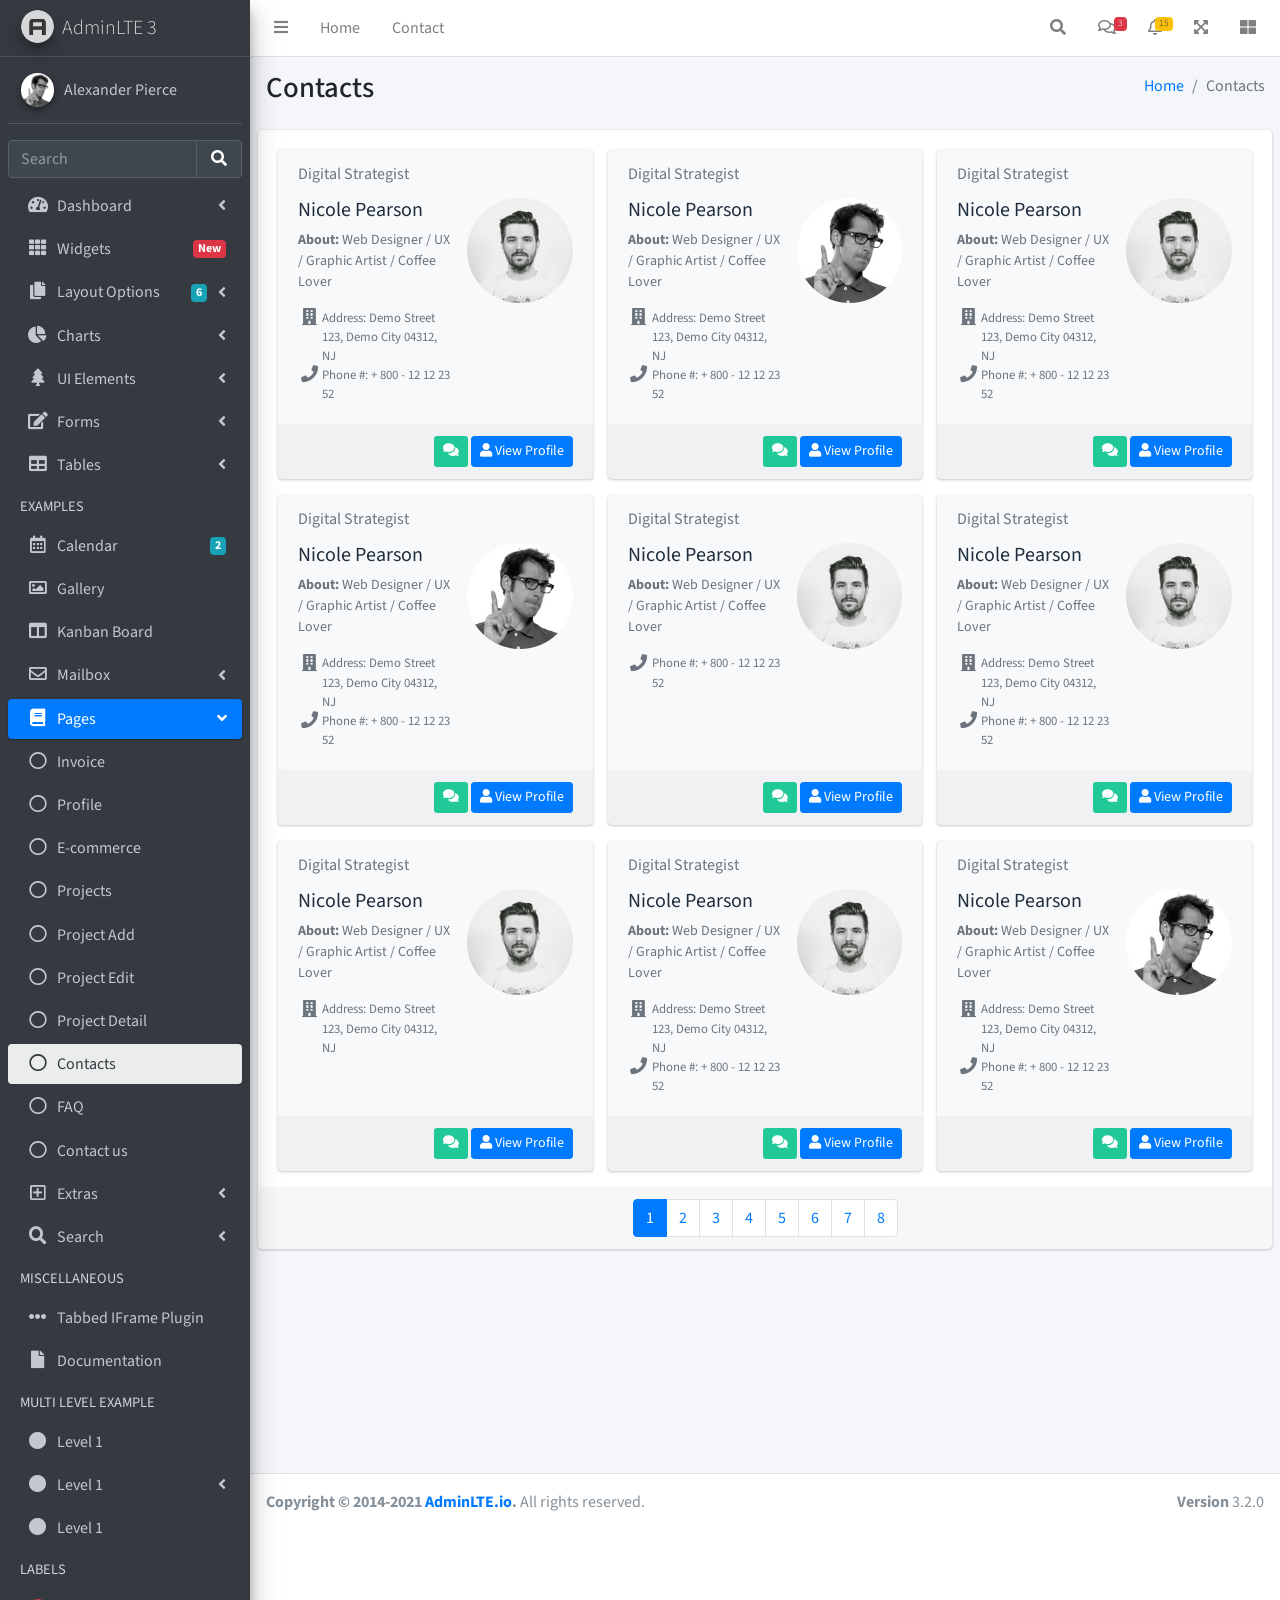
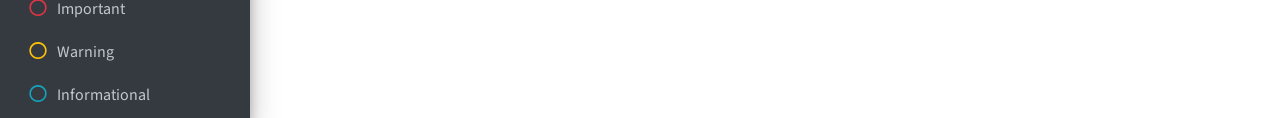
<file: dasboard/pages/examples/contacts.html>
<!DOCTYPE html>
<html lang="en">
<head>
  <meta charset="utf-8">
  <meta name="viewport" content="width=device-width, initial-scale=1">
  <title>AdminLTE 3 | Contacts</title>

  <!-- Google Font: Source Sans Pro -->
  <link rel="stylesheet" href="https://fonts.googleapis.com/css?family=Source+Sans+Pro:300,400,400i,700&display=fallback">
  <!-- Font Awesome -->
  <link rel="stylesheet" href="../../plugins/fontawesome-free/css/all.min.css">
  <!-- Theme style -->
  <link rel="stylesheet" href="../../dist/css/adminlte.min.css">
</head>
<body class="hold-transition sidebar-mini">
<!-- Site wrapper -->
<div class="wrapper">
  <!-- Navbar -->
  <nav class="main-header navbar navbar-expand navbar-white navbar-light">
    <!-- Left navbar links -->
    <ul class="navbar-nav">
      <li class="nav-item">
        <a class="nav-link" data-widget="pushmenu" href="#" role="button"><i class="fas fa-bars"></i></a>
      </li>
      <li class="nav-item d-none d-sm-inline-block">
        <a href="../../index3.html" class="nav-link">Home</a>
      </li>
      <li class="nav-item d-none d-sm-inline-block">
        <a href="#" class="nav-link">Contact</a>
      </li>
    </ul>

    <!-- Right navbar links -->
    <ul class="navbar-nav ml-auto">
      <!-- Navbar Search -->
      <li class="nav-item">
        <a class="nav-link" data-widget="navbar-search" href="#" role="button">
          <i class="fas fa-search"></i>
        </a>
        <div class="navbar-search-block">
          <form class="form-inline">
            <div class="input-group input-group-sm">
              <input class="form-control form-control-navbar" type="search" placeholder="Search" aria-label="Search">
              <div class="input-group-append">
                <button class="btn btn-navbar" type="submit">
                  <i class="fas fa-search"></i>
                </button>
                <button class="btn btn-navbar" type="button" data-widget="navbar-search">
                  <i class="fas fa-times"></i>
                </button>
              </div>
            </div>
          </form>
        </div>
      </li>

      <!-- Messages Dropdown Menu -->
      <li class="nav-item dropdown">
        <a class="nav-link" data-toggle="dropdown" href="#">
          <i class="far fa-comments"></i>
          <span class="badge badge-danger navbar-badge">3</span>
        </a>
        <div class="dropdown-menu dropdown-menu-lg dropdown-menu-right">
          <a href="#" class="dropdown-item">
            <!-- Message Start -->
            <div class="media">
              <img src="../../dist/img/user1-128x128.jpg" alt="User Avatar" class="img-size-50 mr-3 img-circle">
              <div class="media-body">
                <h3 class="dropdown-item-title">
                  Brad Diesel
                  <span class="float-right text-sm text-danger"><i class="fas fa-star"></i></span>
                </h3>
                <p class="text-sm">Call me whenever you can...</p>
                <p class="text-sm text-muted"><i class="far fa-clock mr-1"></i> 4 Hours Ago</p>
              </div>
            </div>
            <!-- Message End -->
          </a>
          <div class="dropdown-divider"></div>
          <a href="#" class="dropdown-item">
            <!-- Message Start -->
            <div class="media">
              <img src="../../dist/img/user8-128x128.jpg" alt="User Avatar" class="img-size-50 img-circle mr-3">
              <div class="media-body">
                <h3 class="dropdown-item-title">
                  John Pierce
                  <span class="float-right text-sm text-muted"><i class="fas fa-star"></i></span>
                </h3>
                <p class="text-sm">I got your message bro</p>
                <p class="text-sm text-muted"><i class="far fa-clock mr-1"></i> 4 Hours Ago</p>
              </div>
            </div>
            <!-- Message End -->
          </a>
          <div class="dropdown-divider"></div>
          <a href="#" class="dropdown-item">
            <!-- Message Start -->
            <div class="media">
              <img src="../../dist/img/user3-128x128.jpg" alt="User Avatar" class="img-size-50 img-circle mr-3">
              <div class="media-body">
                <h3 class="dropdown-item-title">
                  Nora Silvester
                  <span class="float-right text-sm text-warning"><i class="fas fa-star"></i></span>
                </h3>
                <p class="text-sm">The subject goes here</p>
                <p class="text-sm text-muted"><i class="far fa-clock mr-1"></i> 4 Hours Ago</p>
              </div>
            </div>
            <!-- Message End -->
          </a>
          <div class="dropdown-divider"></div>
          <a href="#" class="dropdown-item dropdown-footer">See All Messages</a>
        </div>
      </li>
      <!-- Notifications Dropdown Menu -->
      <li class="nav-item dropdown">
        <a class="nav-link" data-toggle="dropdown" href="#">
          <i class="far fa-bell"></i>
          <span class="badge badge-warning navbar-badge">15</span>
        </a>
        <div class="dropdown-menu dropdown-menu-lg dropdown-menu-right">
          <span class="dropdown-item dropdown-header">15 Notifications</span>
          <div class="dropdown-divider"></div>
          <a href="#" class="dropdown-item">
            <i class="fas fa-envelope mr-2"></i> 4 new messages
            <span class="float-right text-muted text-sm">3 mins</span>
          </a>
          <div class="dropdown-divider"></div>
          <a href="#" class="dropdown-item">
            <i class="fas fa-users mr-2"></i> 8 friend requests
            <span class="float-right text-muted text-sm">12 hours</span>
          </a>
          <div class="dropdown-divider"></div>
          <a href="#" class="dropdown-item">
            <i class="fas fa-file mr-2"></i> 3 new reports
            <span class="float-right text-muted text-sm">2 days</span>
          </a>
          <div class="dropdown-divider"></div>
          <a href="#" class="dropdown-item dropdown-footer">See All Notifications</a>
        </div>
      </li>
      <li class="nav-item">
        <a class="nav-link" data-widget="fullscreen" href="#" role="button">
          <i class="fas fa-expand-arrows-alt"></i>
        </a>
      </li>
      <li class="nav-item">
        <a class="nav-link" data-widget="control-sidebar" data-slide="true" href="#" role="button">
          <i class="fas fa-th-large"></i>
        </a>
      </li>
    </ul>
  </nav>
  <!-- /.navbar -->

  <!-- Main Sidebar Container -->
  <aside class="main-sidebar sidebar-dark-primary elevation-4">
    <!-- Brand Logo -->
    <a href="../../index3.html" class="brand-link">
      <img src="../../dist/img/AdminLTELogo.png" alt="AdminLTE Logo" class="brand-image img-circle elevation-3" style="opacity: .8">
      <span class="brand-text font-weight-light">AdminLTE 3</span>
    </a>

    <!-- Sidebar -->
    <div class="sidebar">
      <!-- Sidebar user (optional) -->
      <div class="user-panel mt-3 pb-3 mb-3 d-flex">
        <div class="image">
          <img src="../../dist/img/user2-160x160.jpg" class="img-circle elevation-2" alt="User Image">
        </div>
        <div class="info">
          <a href="#" class="d-block">Alexander Pierce</a>
        </div>
      </div>

      <!-- SidebarSearch Form -->
      <div class="form-inline">
        <div class="input-group" data-widget="sidebar-search">
          <input class="form-control form-control-sidebar" type="search" placeholder="Search" aria-label="Search">
          <div class="input-group-append">
            <button class="btn btn-sidebar">
              <i class="fas fa-search fa-fw"></i>
            </button>
          </div>
        </div>
      </div>

      <!-- Sidebar Menu -->
      <nav class="mt-2">
        <ul class="nav nav-pills nav-sidebar flex-column" data-widget="treeview" role="menu" data-accordion="false">
          <!-- Add icons to the links using the .nav-icon class
               with font-awesome or any other icon font library -->
          <li class="nav-item">
            <a href="#" class="nav-link">
              <i class="nav-icon fas fa-tachometer-alt"></i>
              <p>
                Dashboard
                <i class="right fas fa-angle-left"></i>
              </p>
            </a>
            <ul class="nav nav-treeview">
              <li class="nav-item">
                <a href="../../index.html" class="nav-link">
                  <i class="far fa-circle nav-icon"></i>
                  <p>Dashboard v1</p>
                </a>
              </li>
              <li class="nav-item">
                <a href="../../index2.html" class="nav-link">
                  <i class="far fa-circle nav-icon"></i>
                  <p>Dashboard v2</p>
                </a>
              </li>
              <li class="nav-item">
                <a href="../../index3.html" class="nav-link">
                  <i class="far fa-circle nav-icon"></i>
                  <p>Dashboard v3</p>
                </a>
              </li>
            </ul>
          </li>
          <li class="nav-item">
            <a href="../widgets.html" class="nav-link">
              <i class="nav-icon fas fa-th"></i>
              <p>
                Widgets
                <span class="right badge badge-danger">New</span>
              </p>
            </a>
          </li>
          <li class="nav-item">
            <a href="#" class="nav-link">
              <i class="nav-icon fas fa-copy"></i>
              <p>
                Layout Options
                <i class="fas fa-angle-left right"></i>
                <span class="badge badge-info right">6</span>
              </p>
            </a>
            <ul class="nav nav-treeview">
              <li class="nav-item">
                <a href="../layout/top-nav.html" class="nav-link">
                  <i class="far fa-circle nav-icon"></i>
                  <p>Top Navigation</p>
                </a>
              </li>
              <li class="nav-item">
                <a href="../layout/top-nav-sidebar.html" class="nav-link">
                  <i class="far fa-circle nav-icon"></i>
                  <p>Top Navigation + Sidebar</p>
                </a>
              </li>
              <li class="nav-item">
                <a href="../layout/boxed.html" class="nav-link">
                  <i class="far fa-circle nav-icon"></i>
                  <p>Boxed</p>
                </a>
              </li>
              <li class="nav-item">
                <a href="../layout/fixed-sidebar.html" class="nav-link">
                  <i class="far fa-circle nav-icon"></i>
                  <p>Fixed Sidebar</p>
                </a>
              </li>
              <li class="nav-item">
                <a href="../layout/fixed-sidebar-custom.html" class="nav-link">
                  <i class="far fa-circle nav-icon"></i>
                  <p>Fixed Sidebar <small>+ Custom Area</small></p>
                </a>
              </li>
              <li class="nav-item">
                <a href="../layout/fixed-topnav.html" class="nav-link">
                  <i class="far fa-circle nav-icon"></i>
                  <p>Fixed Navbar</p>
                </a>
              </li>
              <li class="nav-item">
                <a href="../layout/fixed-footer.html" class="nav-link">
                  <i class="far fa-circle nav-icon"></i>
                  <p>Fixed Footer</p>
                </a>
              </li>
              <li class="nav-item">
                <a href="../layout/collapsed-sidebar.html" class="nav-link">
                  <i class="far fa-circle nav-icon"></i>
                  <p>Collapsed Sidebar</p>
                </a>
              </li>
            </ul>
          </li>
          <li class="nav-item">
            <a href="#" class="nav-link">
              <i class="nav-icon fas fa-chart-pie"></i>
              <p>
                Charts
                <i class="right fas fa-angle-left"></i>
              </p>
            </a>
            <ul class="nav nav-treeview">
              <li class="nav-item">
                <a href="../charts/chartjs.html" class="nav-link">
                  <i class="far fa-circle nav-icon"></i>
                  <p>ChartJS</p>
                </a>
              </li>
              <li class="nav-item">
                <a href="../charts/flot.html" class="nav-link">
                  <i class="far fa-circle nav-icon"></i>
                  <p>Flot</p>
                </a>
              </li>
              <li class="nav-item">
                <a href="../charts/inline.html" class="nav-link">
                  <i class="far fa-circle nav-icon"></i>
                  <p>Inline</p>
                </a>
              </li>
              <li class="nav-item">
                <a href="../charts/uplot.html" class="nav-link">
                  <i class="far fa-circle nav-icon"></i>
                  <p>uPlot</p>
                </a>
              </li>
            </ul>
          </li>
          <li class="nav-item">
            <a href="#" class="nav-link">
              <i class="nav-icon fas fa-tree"></i>
              <p>
                UI Elements
                <i class="fas fa-angle-left right"></i>
              </p>
            </a>
            <ul class="nav nav-treeview">
              <li class="nav-item">
                <a href="../UI/general.html" class="nav-link">
                  <i class="far fa-circle nav-icon"></i>
                  <p>General</p>
                </a>
              </li>
              <li class="nav-item">
                <a href="../UI/icons.html" class="nav-link">
                  <i class="far fa-circle nav-icon"></i>
                  <p>Icons</p>
                </a>
              </li>
              <li class="nav-item">
                <a href="../UI/buttons.html" class="nav-link">
                  <i class="far fa-circle nav-icon"></i>
                  <p>Buttons</p>
                </a>
              </li>
              <li class="nav-item">
                <a href="../UI/sliders.html" class="nav-link">
                  <i class="far fa-circle nav-icon"></i>
                  <p>Sliders</p>
                </a>
              </li>
              <li class="nav-item">
                <a href="../UI/modals.html" class="nav-link">
                  <i class="far fa-circle nav-icon"></i>
                  <p>Modals & Alerts</p>
                </a>
              </li>
              <li class="nav-item">
                <a href="../UI/navbar.html" class="nav-link">
                  <i class="far fa-circle nav-icon"></i>
                  <p>Navbar & Tabs</p>
                </a>
              </li>
              <li class="nav-item">
                <a href="../UI/timeline.html" class="nav-link">
                  <i class="far fa-circle nav-icon"></i>
                  <p>Timeline</p>
                </a>
              </li>
              <li class="nav-item">
                <a href="../UI/ribbons.html" class="nav-link">
                  <i class="far fa-circle nav-icon"></i>
                  <p>Ribbons</p>
                </a>
              </li>
            </ul>
          </li>
          <li class="nav-item">
            <a href="#" class="nav-link">
              <i class="nav-icon fas fa-edit"></i>
              <p>
                Forms
                <i class="fas fa-angle-left right"></i>
              </p>
            </a>
            <ul class="nav nav-treeview">
              <li class="nav-item">
                <a href="../forms/general.html" class="nav-link">
                  <i class="far fa-circle nav-icon"></i>
                  <p>General Elements</p>
                </a>
              </li>
              <li class="nav-item">
                <a href="../forms/advanced.html" class="nav-link">
                  <i class="far fa-circle nav-icon"></i>
                  <p>Advanced Elements</p>
                </a>
              </li>
              <li class="nav-item">
                <a href="../forms/editors.html" class="nav-link">
                  <i class="far fa-circle nav-icon"></i>
                  <p>Editors</p>
                </a>
              </li>
              <li class="nav-item">
                <a href="../forms/validation.html" class="nav-link">
                  <i class="far fa-circle nav-icon"></i>
                  <p>Validation</p>
                </a>
              </li>
            </ul>
          </li>
          <li class="nav-item">
            <a href="#" class="nav-link">
              <i class="nav-icon fas fa-table"></i>
              <p>
                Tables
                <i class="fas fa-angle-left right"></i>
              </p>
            </a>
            <ul class="nav nav-treeview">
              <li class="nav-item">
                <a href="../tables/simple.html" class="nav-link">
                  <i class="far fa-circle nav-icon"></i>
                  <p>Simple Tables</p>
                </a>
              </li>
              <li class="nav-item">
                <a href="../tables/data.html" class="nav-link">
                  <i class="far fa-circle nav-icon"></i>
                  <p>DataTables</p>
                </a>
              </li>
              <li class="nav-item">
                <a href="../tables/jsgrid.html" class="nav-link">
                  <i class="far fa-circle nav-icon"></i>
                  <p>jsGrid</p>
                </a>
              </li>
            </ul>
          </li>
          <li class="nav-header">EXAMPLES</li>
          <li class="nav-item">
            <a href="../calendar.html" class="nav-link">
              <i class="nav-icon far fa-calendar-alt"></i>
              <p>
                Calendar
                <span class="badge badge-info right">2</span>
              </p>
            </a>
          </li>
          <li class="nav-item">
            <a href="../gallery.html" class="nav-link">
              <i class="nav-icon far fa-image"></i>
              <p>
                Gallery
              </p>
            </a>
          </li>
          <li class="nav-item">
            <a href="../kanban.html" class="nav-link">
              <i class="nav-icon fas fa-columns"></i>
              <p>
                Kanban Board
              </p>
            </a>
          </li>
          <li class="nav-item">
            <a href="#" class="nav-link">
              <i class="nav-icon far fa-envelope"></i>
              <p>
                Mailbox
                <i class="fas fa-angle-left right"></i>
              </p>
            </a>
            <ul class="nav nav-treeview">
              <li class="nav-item">
                <a href="../mailbox/mailbox.html" class="nav-link">
                  <i class="far fa-circle nav-icon"></i>
                  <p>Inbox</p>
                </a>
              </li>
              <li class="nav-item">
                <a href="../mailbox/compose.html" class="nav-link">
                  <i class="far fa-circle nav-icon"></i>
                  <p>Compose</p>
                </a>
              </li>
              <li class="nav-item">
                <a href="../mailbox/read-mail.html" class="nav-link">
                  <i class="far fa-circle nav-icon"></i>
                  <p>Read</p>
                </a>
              </li>
            </ul>
          </li>
          <li class="nav-item menu-open">
            <a href="#" class="nav-link active">
              <i class="nav-icon fas fa-book"></i>
              <p>
                Pages
                <i class="fas fa-angle-left right"></i>
              </p>
            </a>
            <ul class="nav nav-treeview">
              <li class="nav-item">
                <a href="../examples/invoice.html" class="nav-link">
                  <i class="far fa-circle nav-icon"></i>
                  <p>Invoice</p>
                </a>
              </li>
              <li class="nav-item">
                <a href="../examples/profile.html" class="nav-link">
                  <i class="far fa-circle nav-icon"></i>
                  <p>Profile</p>
                </a>
              </li>
              <li class="nav-item">
                <a href="../examples/e-commerce.html" class="nav-link">
                  <i class="far fa-circle nav-icon"></i>
                  <p>E-commerce</p>
                </a>
              </li>
              <li class="nav-item">
                <a href="../examples/projects.html" class="nav-link">
                  <i class="far fa-circle nav-icon"></i>
                  <p>Projects</p>
                </a>
              </li>
              <li class="nav-item">
                <a href="../examples/project-add.html" class="nav-link">
                  <i class="far fa-circle nav-icon"></i>
                  <p>Project Add</p>
                </a>
              </li>
              <li class="nav-item">
                <a href="../examples/project-edit.html" class="nav-link">
                  <i class="far fa-circle nav-icon"></i>
                  <p>Project Edit</p>
                </a>
              </li>
              <li class="nav-item">
                <a href="../examples/project-detail.html" class="nav-link">
                  <i class="far fa-circle nav-icon"></i>
                  <p>Project Detail</p>
                </a>
              </li>
              <li class="nav-item">
                <a href="../examples/contacts.html" class="nav-link active">
                  <i class="far fa-circle nav-icon"></i>
                  <p>Contacts</p>
                </a>
              </li>
              <li class="nav-item">
                <a href="../examples/faq.html" class="nav-link">
                  <i class="far fa-circle nav-icon"></i>
                  <p>FAQ</p>
                </a>
              </li>
              <li class="nav-item">
                <a href="../examples/contact-us.html" class="nav-link">
                  <i class="far fa-circle nav-icon"></i>
                  <p>Contact us</p>
                </a>
              </li>
            </ul>
          </li>
          <li class="nav-item">
            <a href="#" class="nav-link">
              <i class="nav-icon far fa-plus-square"></i>
              <p>
                Extras
                <i class="fas fa-angle-left right"></i>
              </p>
            </a>
            <ul class="nav nav-treeview">
              <li class="nav-item">
                <a href="#" class="nav-link">
                  <i class="far fa-circle nav-icon"></i>
                  <p>
                    Login & Register v1
                    <i class="fas fa-angle-left right"></i>
                  </p>
                </a>
                <ul class="nav nav-treeview">
                  <li class="nav-item">
                    <a href="../examples/login.html" class="nav-link">
                      <i class="far fa-circle nav-icon"></i>
                      <p>Login v1</p>
                    </a>
                  </li>
                  <li class="nav-item">
                    <a href="../examples/register.html" class="nav-link">
                      <i class="far fa-circle nav-icon"></i>
                      <p>Register v1</p>
                    </a>
                  </li>
                  <li class="nav-item">
                    <a href="../examples/forgot-password.html" class="nav-link">
                      <i class="far fa-circle nav-icon"></i>
                      <p>Forgot Password v1</p>
                    </a>
                  </li>
                  <li class="nav-item">
                    <a href="../examples/recover-password.html" class="nav-link">
                      <i class="far fa-circle nav-icon"></i>
                      <p>Recover Password v1</p>
                    </a>
                  </li>
                </ul>
              </li>
              <li class="nav-item">
                <a href="#" class="nav-link">
                  <i class="far fa-circle nav-icon"></i>
                  <p>
                    Login & Register v2
                    <i class="fas fa-angle-left right"></i>
                  </p>
                </a>
                <ul class="nav nav-treeview">
                  <li class="nav-item">
                    <a href="../examples/login-v2.html" class="nav-link">
                      <i class="far fa-circle nav-icon"></i>
                      <p>Login v2</p>
                    </a>
                  </li>
                  <li class="nav-item">
                    <a href="../examples/register-v2.html" class="nav-link">
                      <i class="far fa-circle nav-icon"></i>
                      <p>Register v2</p>
                    </a>
                  </li>
                  <li class="nav-item">
                    <a href="../examples/forgot-password-v2.html" class="nav-link">
                      <i class="far fa-circle nav-icon"></i>
                      <p>Forgot Password v2</p>
                    </a>
                  </li>
                  <li class="nav-item">
                    <a href="../examples/recover-password-v2.html" class="nav-link">
                      <i class="far fa-circle nav-icon"></i>
                      <p>Recover Password v2</p>
                    </a>
                  </li>
                </ul>
              </li>
              <li class="nav-item">
                <a href="../examples/lockscreen.html" class="nav-link">
                  <i class="far fa-circle nav-icon"></i>
                  <p>Lockscreen</p>
                </a>
              </li>
              <li class="nav-item">
                <a href="../examples/legacy-user-menu.html" class="nav-link">
                  <i class="far fa-circle nav-icon"></i>
                  <p>Legacy User Menu</p>
                </a>
              </li>
              <li class="nav-item">
                <a href="../examples/language-menu.html" class="nav-link">
                  <i class="far fa-circle nav-icon"></i>
                  <p>Language Menu</p>
                </a>
              </li>
              <li class="nav-item">
                <a href="../examples/404.html" class="nav-link">
                  <i class="far fa-circle nav-icon"></i>
                  <p>Error 404</p>
                </a>
              </li>
              <li class="nav-item">
                <a href="../examples/500.html" class="nav-link">
                  <i class="far fa-circle nav-icon"></i>
                  <p>Error 500</p>
                </a>
              </li>
              <li class="nav-item">
                <a href="../examples/pace.html" class="nav-link">
                  <i class="far fa-circle nav-icon"></i>
                  <p>Pace</p>
                </a>
              </li>
              <li class="nav-item">
                <a href="../examples/blank.html" class="nav-link">
                  <i class="far fa-circle nav-icon"></i>
                  <p>Blank Page</p>
                </a>
              </li>
              <li class="nav-item">
                <a href="../../starter.html" class="nav-link">
                  <i class="far fa-circle nav-icon"></i>
                  <p>Starter Page</p>
                </a>
              </li>
            </ul>
          </li>
          <li class="nav-item">
            <a href="#" class="nav-link">
              <i class="nav-icon fas fa-search"></i>
              <p>
                Search
                <i class="fas fa-angle-left right"></i>
              </p>
            </a>
            <ul class="nav nav-treeview">
              <li class="nav-item">
                <a href="../search/simple.html" class="nav-link">
                  <i class="far fa-circle nav-icon"></i>
                  <p>Simple Search</p>
                </a>
              </li>
              <li class="nav-item">
                <a href="../search/enhanced.html" class="nav-link">
                  <i class="far fa-circle nav-icon"></i>
                  <p>Enhanced</p>
                </a>
              </li>
            </ul>
          </li>
          <li class="nav-header">MISCELLANEOUS</li>
          <li class="nav-item">
            <a href="../../iframe.html" class="nav-link">
              <i class="nav-icon fas fa-ellipsis-h"></i>
              <p>Tabbed IFrame Plugin</p>
            </a>
          </li>
          <li class="nav-item">
            <a href="https://adminlte.io/docs/3.1/" class="nav-link">
              <i class="nav-icon fas fa-file"></i>
              <p>Documentation</p>
            </a>
          </li>
          <li class="nav-header">MULTI LEVEL EXAMPLE</li>
          <li class="nav-item">
            <a href="#" class="nav-link">
              <i class="fas fa-circle nav-icon"></i>
              <p>Level 1</p>
            </a>
          </li>
          <li class="nav-item">
            <a href="#" class="nav-link">
              <i class="nav-icon fas fa-circle"></i>
              <p>
                Level 1
                <i class="right fas fa-angle-left"></i>
              </p>
            </a>
            <ul class="nav nav-treeview">
              <li class="nav-item">
                <a href="#" class="nav-link">
                  <i class="far fa-circle nav-icon"></i>
                  <p>Level 2</p>
                </a>
              </li>
              <li class="nav-item">
                <a href="#" class="nav-link">
                  <i class="far fa-circle nav-icon"></i>
                  <p>
                    Level 2
                    <i class="right fas fa-angle-left"></i>
                  </p>
                </a>
                <ul class="nav nav-treeview">
                  <li class="nav-item">
                    <a href="#" class="nav-link">
                      <i class="far fa-dot-circle nav-icon"></i>
                      <p>Level 3</p>
                    </a>
                  </li>
                  <li class="nav-item">
                    <a href="#" class="nav-link">
                      <i class="far fa-dot-circle nav-icon"></i>
                      <p>Level 3</p>
                    </a>
                  </li>
                  <li class="nav-item">
                    <a href="#" class="nav-link">
                      <i class="far fa-dot-circle nav-icon"></i>
                      <p>Level 3</p>
                    </a>
                  </li>
                </ul>
              </li>
              <li class="nav-item">
                <a href="#" class="nav-link">
                  <i class="far fa-circle nav-icon"></i>
                  <p>Level 2</p>
                </a>
              </li>
            </ul>
          </li>
          <li class="nav-item">
            <a href="#" class="nav-link">
              <i class="fas fa-circle nav-icon"></i>
              <p>Level 1</p>
            </a>
          </li>
          <li class="nav-header">LABELS</li>
          <li class="nav-item">
            <a href="#" class="nav-link">
              <i class="nav-icon far fa-circle text-danger"></i>
              <p class="text">Important</p>
            </a>
          </li>
          <li class="nav-item">
            <a href="#" class="nav-link">
              <i class="nav-icon far fa-circle text-warning"></i>
              <p>Warning</p>
            </a>
          </li>
          <li class="nav-item">
            <a href="#" class="nav-link">
              <i class="nav-icon far fa-circle text-info"></i>
              <p>Informational</p>
            </a>
          </li>
        </ul>
      </nav>
      <!-- /.sidebar-menu -->
    </div>
    <!-- /.sidebar -->
  </aside>

  <!-- Content Wrapper. Contains page content -->
  <div class="content-wrapper">
    <!-- Content Header (Page header) -->
    <section class="content-header">
      <div class="container-fluid">
        <div class="row mb-2">
          <div class="col-sm-6">
            <h1>Contacts</h1>
          </div>
          <div class="col-sm-6">
            <ol class="breadcrumb float-sm-right">
              <li class="breadcrumb-item"><a href="#">Home</a></li>
              <li class="breadcrumb-item active">Contacts</li>
            </ol>
          </div>
        </div>
      </div><!-- /.container-fluid -->
    </section>

    <!-- Main content -->
    <section class="content">

      <!-- Default box -->
      <div class="card card-solid">
        <div class="card-body pb-0">
          <div class="row">
            <div class="col-12 col-sm-6 col-md-4 d-flex align-items-stretch flex-column">
              <div class="card bg-light d-flex flex-fill">
                <div class="card-header text-muted border-bottom-0">
                  Digital Strategist
                </div>
                <div class="card-body pt-0">
                  <div class="row">
                    <div class="col-7">
                      <h2 class="lead"><b>Nicole Pearson</b></h2>
                      <p class="text-muted text-sm"><b>About: </b> Web Designer / UX / Graphic Artist / Coffee Lover </p>
                      <ul class="ml-4 mb-0 fa-ul text-muted">
                        <li class="small"><span class="fa-li"><i class="fas fa-lg fa-building"></i></span> Address: Demo Street 123, Demo City 04312, NJ</li>
                        <li class="small"><span class="fa-li"><i class="fas fa-lg fa-phone"></i></span> Phone #: + 800 - 12 12 23 52</li>
                      </ul>
                    </div>
                    <div class="col-5 text-center">
                      <img src="../../dist/img/user1-128x128.jpg" alt="user-avatar" class="img-circle img-fluid">
                    </div>
                  </div>
                </div>
                <div class="card-footer">
                  <div class="text-right">
                    <a href="#" class="btn btn-sm bg-teal">
                      <i class="fas fa-comments"></i>
                    </a>
                    <a href="#" class="btn btn-sm btn-primary">
                      <i class="fas fa-user"></i> View Profile
                    </a>
                  </div>
                </div>
              </div>
            </div>
            <div class="col-12 col-sm-6 col-md-4 d-flex align-items-stretch flex-column">
              <div class="card bg-light d-flex flex-fill">
                <div class="card-header text-muted border-bottom-0">
                  Digital Strategist
                </div>
                <div class="card-body pt-0">
                  <div class="row">
                    <div class="col-7">
                      <h2 class="lead"><b>Nicole Pearson</b></h2>
                      <p class="text-muted text-sm"><b>About: </b> Web Designer / UX / Graphic Artist / Coffee Lover </p>
                      <ul class="ml-4 mb-0 fa-ul text-muted">
                        <li class="small"><span class="fa-li"><i class="fas fa-lg fa-building"></i></span> Address: Demo Street 123, Demo City 04312, NJ</li>
                        <li class="small"><span class="fa-li"><i class="fas fa-lg fa-phone"></i></span> Phone #: + 800 - 12 12 23 52</li>
                      </ul>
                    </div>
                    <div class="col-5 text-center">
                      <img src="../../dist/img/user2-160x160.jpg" alt="user-avatar" class="img-circle img-fluid">
                    </div>
                  </div>
                </div>
                <div class="card-footer">
                  <div class="text-right">
                    <a href="#" class="btn btn-sm bg-teal">
                      <i class="fas fa-comments"></i>
                    </a>
                    <a href="#" class="btn btn-sm btn-primary">
                      <i class="fas fa-user"></i> View Profile
                    </a>
                  </div>
                </div>
              </div>
            </div>
            <div class="col-12 col-sm-6 col-md-4 d-flex align-items-stretch flex-column">
              <div class="card bg-light d-flex flex-fill">
                <div class="card-header text-muted border-bottom-0">
                  Digital Strategist
                </div>
                <div class="card-body pt-0">
                  <div class="row">
                    <div class="col-7">
                      <h2 class="lead"><b>Nicole Pearson</b></h2>
                      <p class="text-muted text-sm"><b>About: </b> Web Designer / UX / Graphic Artist / Coffee Lover </p>
                      <ul class="ml-4 mb-0 fa-ul text-muted">
                        <li class="small"><span class="fa-li"><i class="fas fa-lg fa-building"></i></span> Address: Demo Street 123, Demo City 04312, NJ</li>
                        <li class="small"><span class="fa-li"><i class="fas fa-lg fa-phone"></i></span> Phone #: + 800 - 12 12 23 52</li>
                      </ul>
                    </div>
                    <div class="col-5 text-center">
                      <img src="../../dist/img/user1-128x128.jpg" alt="user-avatar" class="img-circle img-fluid">
                    </div>
                  </div>
                </div>
                <div class="card-footer">
                  <div class="text-right">
                    <a href="#" class="btn btn-sm bg-teal">
                      <i class="fas fa-comments"></i>
                    </a>
                    <a href="#" class="btn btn-sm btn-primary">
                      <i class="fas fa-user"></i> View Profile
                    </a>
                  </div>
                </div>
              </div>
            </div>
            <div class="col-12 col-sm-6 col-md-4 d-flex align-items-stretch flex-column">
              <div class="card bg-light d-flex flex-fill">
                <div class="card-header text-muted border-bottom-0">
                  Digital Strategist
                </div>
                <div class="card-body pt-0">
                  <div class="row">
                    <div class="col-7">
                      <h2 class="lead"><b>Nicole Pearson</b></h2>
                      <p class="text-muted text-sm"><b>About: </b> Web Designer / UX / Graphic Artist / Coffee Lover </p>
                      <ul class="ml-4 mb-0 fa-ul text-muted">
                        <li class="small"><span class="fa-li"><i class="fas fa-lg fa-building"></i></span> Address: Demo Street 123, Demo City 04312, NJ</li>
                        <li class="small"><span class="fa-li"><i class="fas fa-lg fa-phone"></i></span> Phone #: + 800 - 12 12 23 52</li>
                      </ul>
                    </div>
                    <div class="col-5 text-center">
                      <img src="../../dist/img/user2-160x160.jpg" alt="user-avatar" class="img-circle img-fluid">
                    </div>
                  </div>
                </div>
                <div class="card-footer">
                  <div class="text-right">
                    <a href="#" class="btn btn-sm bg-teal">
                      <i class="fas fa-comments"></i>
                    </a>
                    <a href="#" class="btn btn-sm btn-primary">
                      <i class="fas fa-user"></i> View Profile
                    </a>
                  </div>
                </div>
              </div>
            </div>
            <div class="col-12 col-sm-6 col-md-4 d-flex align-items-stretch flex-column">
              <div class="card bg-light d-flex flex-fill">
                <div class="card-header text-muted border-bottom-0">
                  Digital Strategist
                </div>
                <div class="card-body pt-0">
                  <div class="row">
                    <div class="col-7">
                      <h2 class="lead"><b>Nicole Pearson</b></h2>
                      <p class="text-muted text-sm"><b>About: </b> Web Designer / UX / Graphic Artist / Coffee Lover </p>
                      <ul class="ml-4 mb-0 fa-ul text-muted">
                        <li class="small"><span class="fa-li"><i class="fas fa-lg fa-phone"></i></span> Phone #: + 800 - 12 12 23 52</li>
                      </ul>
                    </div>
                    <div class="col-5 text-center">
                      <img src="../../dist/img/user1-128x128.jpg" alt="user-avatar" class="img-circle img-fluid">
                    </div>
                  </div>
                </div>
                <div class="card-footer">
                  <div class="text-right">
                    <a href="#" class="btn btn-sm bg-teal">
                      <i class="fas fa-comments"></i>
                    </a>
                    <a href="#" class="btn btn-sm btn-primary">
                      <i class="fas fa-user"></i> View Profile
                    </a>
                  </div>
                </div>
              </div>
            </div>
            <div class="col-12 col-sm-6 col-md-4 d-flex align-items-stretch flex-column">
              <div class="card bg-light d-flex flex-fill">
                <div class="card-header text-muted border-bottom-0">
                  Digital Strategist
                </div>
                <div class="card-body pt-0">
                  <div class="row">
                    <div class="col-7">
                      <h2 class="lead"><b>Nicole Pearson</b></h2>
                      <p class="text-muted text-sm"><b>About: </b> Web Designer / UX / Graphic Artist / Coffee Lover </p>
                      <ul class="ml-4 mb-0 fa-ul text-muted">
                        <li class="small"><span class="fa-li"><i class="fas fa-lg fa-building"></i></span> Address: Demo Street 123, Demo City 04312, NJ</li>
                        <li class="small"><span class="fa-li"><i class="fas fa-lg fa-phone"></i></span> Phone #: + 800 - 12 12 23 52</li>
                      </ul>
                    </div>
                    <div class="col-5 text-center">
                      <img src="../../dist/img/user1-128x128.jpg" alt="user-avatar" class="img-circle img-fluid">
                    </div>
                  </div>
                </div>
                <div class="card-footer">
                  <div class="text-right">
                    <a href="#" class="btn btn-sm bg-teal">
                      <i class="fas fa-comments"></i>
                    </a>
                    <a href="#" class="btn btn-sm btn-primary">
                      <i class="fas fa-user"></i> View Profile
                    </a>
                  </div>
                </div>
              </div>
            </div>
            <div class="col-12 col-sm-6 col-md-4 d-flex align-items-stretch flex-column">
              <div class="card bg-light d-flex flex-fill">
                <div class="card-header text-muted border-bottom-0">
                  Digital Strategist
                </div>
                <div class="card-body pt-0">
                  <div class="row">
                    <div class="col-7">
                      <h2 class="lead"><b>Nicole Pearson</b></h2>
                      <p class="text-muted text-sm"><b>About: </b> Web Designer / UX / Graphic Artist / Coffee Lover </p>
                      <ul class="ml-4 mb-0 fa-ul text-muted">
                        <li class="small"><span class="fa-li"><i class="fas fa-lg fa-building"></i></span> Address: Demo Street 123, Demo City 04312, NJ</li>
                      </ul>
                    </div>
                    <div class="col-5 text-center">
                      <img src="../../dist/img/user1-128x128.jpg" alt="user-avatar" class="img-circle img-fluid">
                    </div>
                  </div>
                </div>
                <div class="card-footer">
                  <div class="text-right">
                    <a href="#" class="btn btn-sm bg-teal">
                      <i class="fas fa-comments"></i>
                    </a>
                    <a href="#" class="btn btn-sm btn-primary">
                      <i class="fas fa-user"></i> View Profile
                    </a>
                  </div>
                </div>
              </div>
            </div>
            <div class="col-12 col-sm-6 col-md-4 d-flex align-items-stretch flex-column">
              <div class="card bg-light d-flex flex-fill">
                <div class="card-header text-muted border-bottom-0">
                  Digital Strategist
                </div>
                <div class="card-body pt-0">
                  <div class="row">
                    <div class="col-7">
                      <h2 class="lead"><b>Nicole Pearson</b></h2>
                      <p class="text-muted text-sm"><b>About: </b> Web Designer / UX / Graphic Artist / Coffee Lover </p>
                      <ul class="ml-4 mb-0 fa-ul text-muted">
                        <li class="small"><span class="fa-li"><i class="fas fa-lg fa-building"></i></span> Address: Demo Street 123, Demo City 04312, NJ</li>
                        <li class="small"><span class="fa-li"><i class="fas fa-lg fa-phone"></i></span> Phone #: + 800 - 12 12 23 52</li>
                      </ul>
                    </div>
                    <div class="col-5 text-center">
                      <img src="../../dist/img/user1-128x128.jpg" alt="user-avatar" class="img-circle img-fluid">
                    </div>
                  </div>
                </div>
                <div class="card-footer">
                  <div class="text-right">
                    <a href="#" class="btn btn-sm bg-teal">
                      <i class="fas fa-comments"></i>
                    </a>
                    <a href="#" class="btn btn-sm btn-primary">
                      <i class="fas fa-user"></i> View Profile
                    </a>
                  </div>
                </div>
              </div>
            </div>
            <div class="col-12 col-sm-6 col-md-4 d-flex align-items-stretch flex-column">
              <div class="card bg-light d-flex flex-fill">
                <div class="card-header text-muted border-bottom-0">
                  Digital Strategist
                </div>
                <div class="card-body pt-0">
                  <div class="row">
                    <div class="col-7">
                      <h2 class="lead"><b>Nicole Pearson</b></h2>
                      <p class="text-muted text-sm"><b>About: </b> Web Designer / UX / Graphic Artist / Coffee Lover </p>
                      <ul class="ml-4 mb-0 fa-ul text-muted">
                        <li class="small"><span class="fa-li"><i class="fas fa-lg fa-building"></i></span> Address: Demo Street 123, Demo City 04312, NJ</li>
                        <li class="small"><span class="fa-li"><i class="fas fa-lg fa-phone"></i></span> Phone #: + 800 - 12 12 23 52</li>
                      </ul>
                    </div>
                    <div class="col-5 text-center">
                      <img src="../../dist/img/user2-160x160.jpg" alt="user-avatar" class="img-circle img-fluid">
                    </div>
                  </div>
                </div>
                <div class="card-footer">
                  <div class="text-right">
                    <a href="#" class="btn btn-sm bg-teal">
                      <i class="fas fa-comments"></i>
                    </a>
                    <a href="#" class="btn btn-sm btn-primary">
                      <i class="fas fa-user"></i> View Profile
                    </a>
                  </div>
                </div>
              </div>
            </div>
          </div>
        </div>
        <!-- /.card-body -->
        <div class="card-footer">
          <nav aria-label="Contacts Page Navigation">
            <ul class="pagination justify-content-center m-0">
              <li class="page-item active"><a class="page-link" href="#">1</a></li>
              <li class="page-item"><a class="page-link" href="#">2</a></li>
              <li class="page-item"><a class="page-link" href="#">3</a></li>
              <li class="page-item"><a class="page-link" href="#">4</a></li>
              <li class="page-item"><a class="page-link" href="#">5</a></li>
              <li class="page-item"><a class="page-link" href="#">6</a></li>
              <li class="page-item"><a class="page-link" href="#">7</a></li>
              <li class="page-item"><a class="page-link" href="#">8</a></li>
            </ul>
          </nav>
        </div>
        <!-- /.card-footer -->
      </div>
      <!-- /.card -->

    </section>
    <!-- /.content -->
  </div>
  <!-- /.content-wrapper -->

  <footer class="main-footer">
    <div class="float-right d-none d-sm-block">
      <b>Version</b> 3.2.0
    </div>
    <strong>Copyright &copy; 2014-2021 <a href="https://adminlte.io">AdminLTE.io</a>.</strong> All rights reserved.
  </footer>

  <!-- Control Sidebar -->
  <aside class="control-sidebar control-sidebar-dark">
    <!-- Control sidebar content goes here -->
  </aside>
  <!-- /.control-sidebar -->
</div>
<!-- ./wrapper -->

<!-- jQuery -->
<script src="../../plugins/jquery/jquery.min.js"></script>
<!-- Bootstrap 4 -->
<script src="../../plugins/bootstrap/js/bootstrap.bundle.min.js"></script>
<!-- AdminLTE App -->
<script src="../../dist/js/adminlte.min.js"></script>
<!-- AdminLTE for demo purposes -->
<script src="../../dist/js/demo.js"></script>
</body>
</html>
</file>
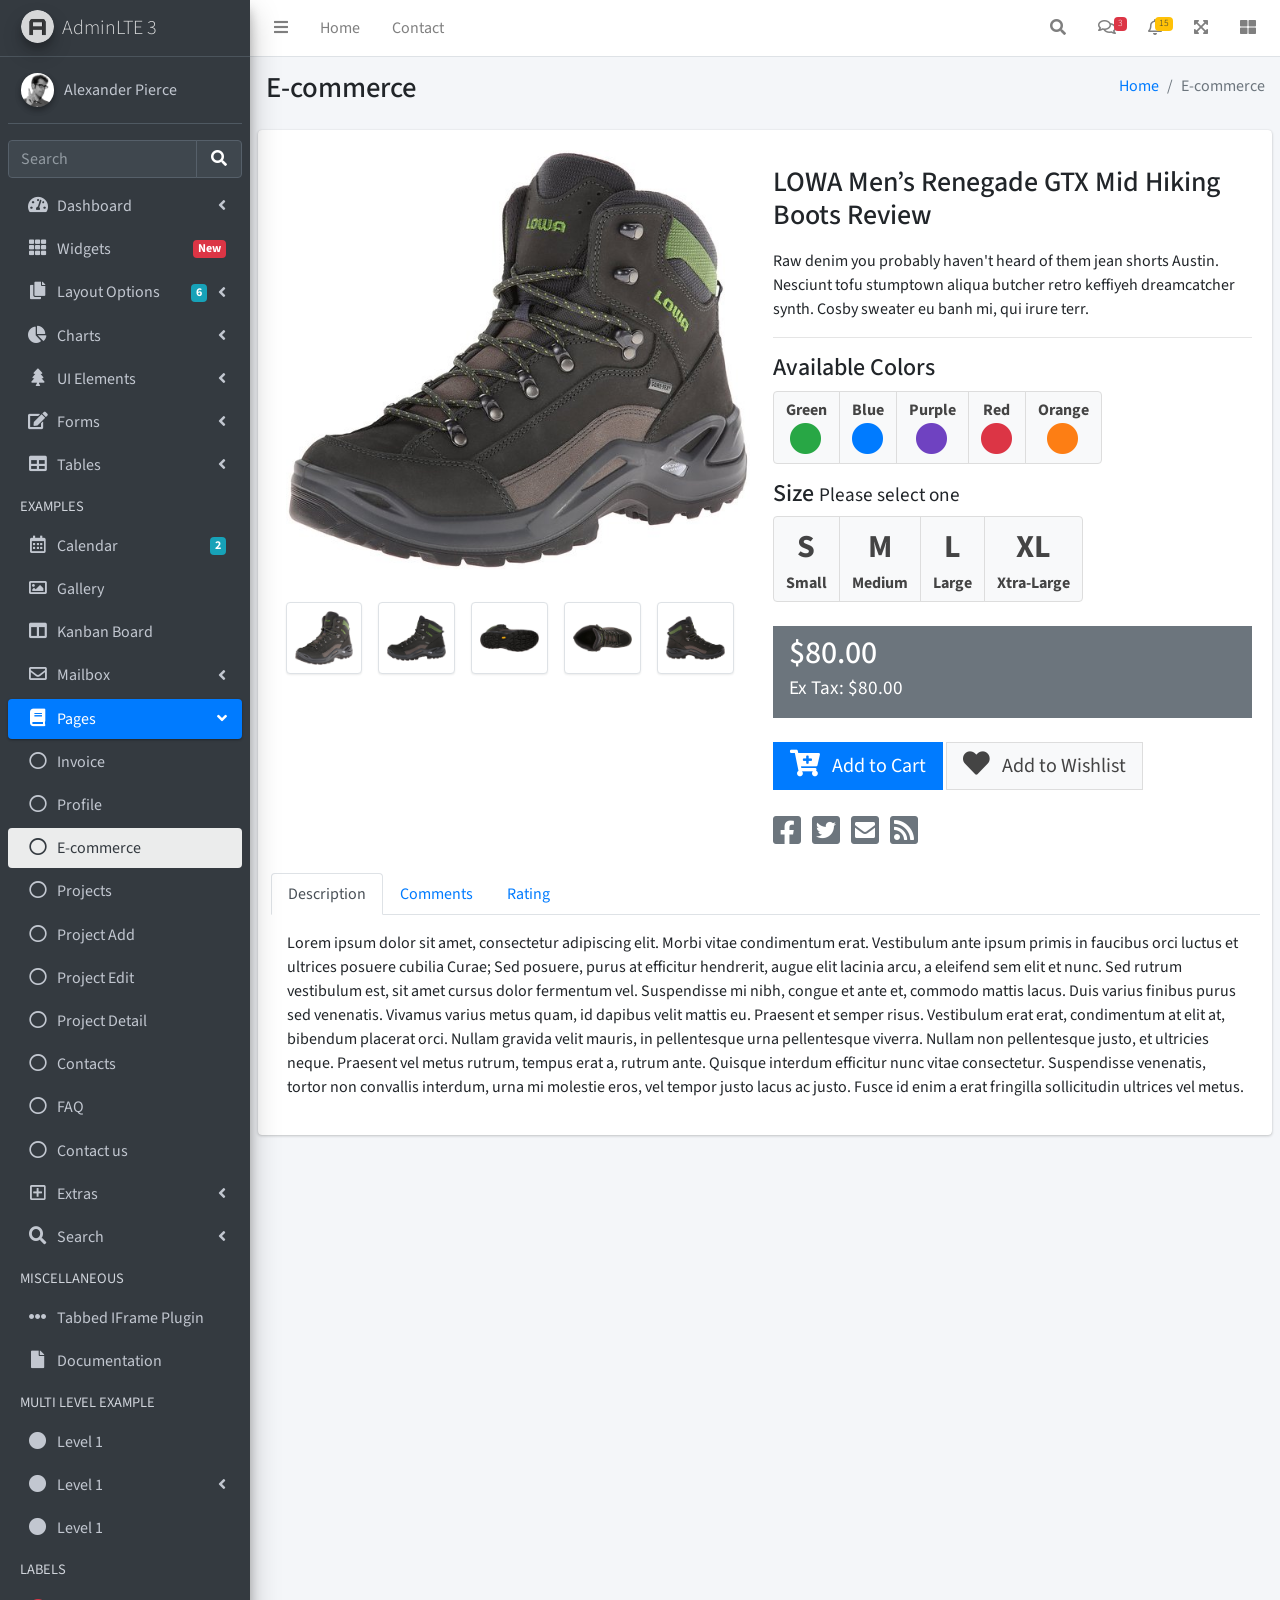
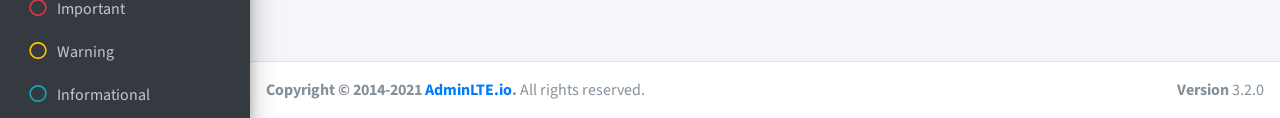
<file: dasboard/pages/examples/e-commerce.html>
<!DOCTYPE html>
<html lang="en">
<head>
  <meta charset="utf-8">
  <meta name="viewport" content="width=device-width, initial-scale=1">
  <title>AdminLTE 3 | E-commerce</title>

  <!-- Google Font: Source Sans Pro -->
  <link rel="stylesheet" href="https://fonts.googleapis.com/css?family=Source+Sans+Pro:300,400,400i,700&display=fallback">
  <!-- Font Awesome -->
  <link rel="stylesheet" href="../../plugins/fontawesome-free/css/all.min.css">
  <!-- Theme style -->
  <link rel="stylesheet" href="../../dist/css/adminlte.min.css">
</head>
<body class="hold-transition sidebar-mini">
<!-- Site wrapper -->
<div class="wrapper">
  <!-- Navbar -->
  <nav class="main-header navbar navbar-expand navbar-white navbar-light">
    <!-- Left navbar links -->
    <ul class="navbar-nav">
      <li class="nav-item">
        <a class="nav-link" data-widget="pushmenu" href="#" role="button"><i class="fas fa-bars"></i></a>
      </li>
      <li class="nav-item d-none d-sm-inline-block">
        <a href="../../index3.html" class="nav-link">Home</a>
      </li>
      <li class="nav-item d-none d-sm-inline-block">
        <a href="#" class="nav-link">Contact</a>
      </li>
    </ul>

    <!-- Right navbar links -->
    <ul class="navbar-nav ml-auto">
      <!-- Navbar Search -->
      <li class="nav-item">
        <a class="nav-link" data-widget="navbar-search" href="#" role="button">
          <i class="fas fa-search"></i>
        </a>
        <div class="navbar-search-block">
          <form class="form-inline">
            <div class="input-group input-group-sm">
              <input class="form-control form-control-navbar" type="search" placeholder="Search" aria-label="Search">
              <div class="input-group-append">
                <button class="btn btn-navbar" type="submit">
                  <i class="fas fa-search"></i>
                </button>
                <button class="btn btn-navbar" type="button" data-widget="navbar-search">
                  <i class="fas fa-times"></i>
                </button>
              </div>
            </div>
          </form>
        </div>
      </li>

      <!-- Messages Dropdown Menu -->
      <li class="nav-item dropdown">
        <a class="nav-link" data-toggle="dropdown" href="#">
          <i class="far fa-comments"></i>
          <span class="badge badge-danger navbar-badge">3</span>
        </a>
        <div class="dropdown-menu dropdown-menu-lg dropdown-menu-right">
          <a href="#" class="dropdown-item">
            <!-- Message Start -->
            <div class="media">
              <img src="../../dist/img/user1-128x128.jpg" alt="User Avatar" class="img-size-50 mr-3 img-circle">
              <div class="media-body">
                <h3 class="dropdown-item-title">
                  Brad Diesel
                  <span class="float-right text-sm text-danger"><i class="fas fa-star"></i></span>
                </h3>
                <p class="text-sm">Call me whenever you can...</p>
                <p class="text-sm text-muted"><i class="far fa-clock mr-1"></i> 4 Hours Ago</p>
              </div>
            </div>
            <!-- Message End -->
          </a>
          <div class="dropdown-divider"></div>
          <a href="#" class="dropdown-item">
            <!-- Message Start -->
            <div class="media">
              <img src="../../dist/img/user8-128x128.jpg" alt="User Avatar" class="img-size-50 img-circle mr-3">
              <div class="media-body">
                <h3 class="dropdown-item-title">
                  John Pierce
                  <span class="float-right text-sm text-muted"><i class="fas fa-star"></i></span>
                </h3>
                <p class="text-sm">I got your message bro</p>
                <p class="text-sm text-muted"><i class="far fa-clock mr-1"></i> 4 Hours Ago</p>
              </div>
            </div>
            <!-- Message End -->
          </a>
          <div class="dropdown-divider"></div>
          <a href="#" class="dropdown-item">
            <!-- Message Start -->
            <div class="media">
              <img src="../../dist/img/user3-128x128.jpg" alt="User Avatar" class="img-size-50 img-circle mr-3">
              <div class="media-body">
                <h3 class="dropdown-item-title">
                  Nora Silvester
                  <span class="float-right text-sm text-warning"><i class="fas fa-star"></i></span>
                </h3>
                <p class="text-sm">The subject goes here</p>
                <p class="text-sm text-muted"><i class="far fa-clock mr-1"></i> 4 Hours Ago</p>
              </div>
            </div>
            <!-- Message End -->
          </a>
          <div class="dropdown-divider"></div>
          <a href="#" class="dropdown-item dropdown-footer">See All Messages</a>
        </div>
      </li>
      <!-- Notifications Dropdown Menu -->
      <li class="nav-item dropdown">
        <a class="nav-link" data-toggle="dropdown" href="#">
          <i class="far fa-bell"></i>
          <span class="badge badge-warning navbar-badge">15</span>
        </a>
        <div class="dropdown-menu dropdown-menu-lg dropdown-menu-right">
          <span class="dropdown-item dropdown-header">15 Notifications</span>
          <div class="dropdown-divider"></div>
          <a href="#" class="dropdown-item">
            <i class="fas fa-envelope mr-2"></i> 4 new messages
            <span class="float-right text-muted text-sm">3 mins</span>
          </a>
          <div class="dropdown-divider"></div>
          <a href="#" class="dropdown-item">
            <i class="fas fa-users mr-2"></i> 8 friend requests
            <span class="float-right text-muted text-sm">12 hours</span>
          </a>
          <div class="dropdown-divider"></div>
          <a href="#" class="dropdown-item">
            <i class="fas fa-file mr-2"></i> 3 new reports
            <span class="float-right text-muted text-sm">2 days</span>
          </a>
          <div class="dropdown-divider"></div>
          <a href="#" class="dropdown-item dropdown-footer">See All Notifications</a>
        </div>
      </li>
      <li class="nav-item">
        <a class="nav-link" data-widget="fullscreen" href="#" role="button">
          <i class="fas fa-expand-arrows-alt"></i>
        </a>
      </li>
      <li class="nav-item">
        <a class="nav-link" data-widget="control-sidebar" data-slide="true" href="#" role="button">
          <i class="fas fa-th-large"></i>
        </a>
      </li>
    </ul>
  </nav>
  <!-- /.navbar -->

  <!-- Main Sidebar Container -->
  <aside class="main-sidebar sidebar-dark-primary elevation-4">
    <!-- Brand Logo -->
    <a href="../../index3.html" class="brand-link">
      <img src="../../dist/img/AdminLTELogo.png" alt="AdminLTE Logo" class="brand-image img-circle elevation-3" style="opacity: .8">
      <span class="brand-text font-weight-light">AdminLTE 3</span>
    </a>

    <!-- Sidebar -->
    <div class="sidebar">
      <!-- Sidebar user (optional) -->
      <div class="user-panel mt-3 pb-3 mb-3 d-flex">
        <div class="image">
          <img src="../../dist/img/user2-160x160.jpg" class="img-circle elevation-2" alt="User Image">
        </div>
        <div class="info">
          <a href="#" class="d-block">Alexander Pierce</a>
        </div>
      </div>

      <!-- SidebarSearch Form -->
      <div class="form-inline">
        <div class="input-group" data-widget="sidebar-search">
          <input class="form-control form-control-sidebar" type="search" placeholder="Search" aria-label="Search">
          <div class="input-group-append">
            <button class="btn btn-sidebar">
              <i class="fas fa-search fa-fw"></i>
            </button>
          </div>
        </div>
      </div>

      <!-- Sidebar Menu -->
      <nav class="mt-2">
        <ul class="nav nav-pills nav-sidebar flex-column" data-widget="treeview" role="menu" data-accordion="false">
          <!-- Add icons to the links using the .nav-icon class
               with font-awesome or any other icon font library -->
          <li class="nav-item">
            <a href="#" class="nav-link">
              <i class="nav-icon fas fa-tachometer-alt"></i>
              <p>
                Dashboard
                <i class="right fas fa-angle-left"></i>
              </p>
            </a>
            <ul class="nav nav-treeview">
              <li class="nav-item">
                <a href="../../index.html" class="nav-link">
                  <i class="far fa-circle nav-icon"></i>
                  <p>Dashboard v1</p>
                </a>
              </li>
              <li class="nav-item">
                <a href="../../index2.html" class="nav-link">
                  <i class="far fa-circle nav-icon"></i>
                  <p>Dashboard v2</p>
                </a>
              </li>
              <li class="nav-item">
                <a href="../../index3.html" class="nav-link">
                  <i class="far fa-circle nav-icon"></i>
                  <p>Dashboard v3</p>
                </a>
              </li>
            </ul>
          </li>
          <li class="nav-item">
            <a href="../widgets.html" class="nav-link">
              <i class="nav-icon fas fa-th"></i>
              <p>
                Widgets
                <span class="right badge badge-danger">New</span>
              </p>
            </a>
          </li>
          <li class="nav-item">
            <a href="#" class="nav-link">
              <i class="nav-icon fas fa-copy"></i>
              <p>
                Layout Options
                <i class="fas fa-angle-left right"></i>
                <span class="badge badge-info right">6</span>
              </p>
            </a>
            <ul class="nav nav-treeview">
              <li class="nav-item">
                <a href="../layout/top-nav.html" class="nav-link">
                  <i class="far fa-circle nav-icon"></i>
                  <p>Top Navigation</p>
                </a>
              </li>
              <li class="nav-item">
                <a href="../layout/top-nav-sidebar.html" class="nav-link">
                  <i class="far fa-circle nav-icon"></i>
                  <p>Top Navigation + Sidebar</p>
                </a>
              </li>
              <li class="nav-item">
                <a href="../layout/boxed.html" class="nav-link">
                  <i class="far fa-circle nav-icon"></i>
                  <p>Boxed</p>
                </a>
              </li>
              <li class="nav-item">
                <a href="../layout/fixed-sidebar.html" class="nav-link">
                  <i class="far fa-circle nav-icon"></i>
                  <p>Fixed Sidebar</p>
                </a>
              </li>
              <li class="nav-item">
                <a href="../layout/fixed-sidebar-custom.html" class="nav-link">
                  <i class="far fa-circle nav-icon"></i>
                  <p>Fixed Sidebar <small>+ Custom Area</small></p>
                </a>
              </li>
              <li class="nav-item">
                <a href="../layout/fixed-topnav.html" class="nav-link">
                  <i class="far fa-circle nav-icon"></i>
                  <p>Fixed Navbar</p>
                </a>
              </li>
              <li class="nav-item">
                <a href="../layout/fixed-footer.html" class="nav-link">
                  <i class="far fa-circle nav-icon"></i>
                  <p>Fixed Footer</p>
                </a>
              </li>
              <li class="nav-item">
                <a href="../layout/collapsed-sidebar.html" class="nav-link">
                  <i class="far fa-circle nav-icon"></i>
                  <p>Collapsed Sidebar</p>
                </a>
              </li>
            </ul>
          </li>
          <li class="nav-item">
            <a href="#" class="nav-link">
              <i class="nav-icon fas fa-chart-pie"></i>
              <p>
                Charts
                <i class="right fas fa-angle-left"></i>
              </p>
            </a>
            <ul class="nav nav-treeview">
              <li class="nav-item">
                <a href="../charts/chartjs.html" class="nav-link">
                  <i class="far fa-circle nav-icon"></i>
                  <p>ChartJS</p>
                </a>
              </li>
              <li class="nav-item">
                <a href="../charts/flot.html" class="nav-link">
                  <i class="far fa-circle nav-icon"></i>
                  <p>Flot</p>
                </a>
              </li>
              <li class="nav-item">
                <a href="../charts/inline.html" class="nav-link">
                  <i class="far fa-circle nav-icon"></i>
                  <p>Inline</p>
                </a>
              </li>
              <li class="nav-item">
                <a href="../charts/uplot.html" class="nav-link">
                  <i class="far fa-circle nav-icon"></i>
                  <p>uPlot</p>
                </a>
              </li>
            </ul>
          </li>
          <li class="nav-item">
            <a href="#" class="nav-link">
              <i class="nav-icon fas fa-tree"></i>
              <p>
                UI Elements
                <i class="fas fa-angle-left right"></i>
              </p>
            </a>
            <ul class="nav nav-treeview">
              <li class="nav-item">
                <a href="../UI/general.html" class="nav-link">
                  <i class="far fa-circle nav-icon"></i>
                  <p>General</p>
                </a>
              </li>
              <li class="nav-item">
                <a href="../UI/icons.html" class="nav-link">
                  <i class="far fa-circle nav-icon"></i>
                  <p>Icons</p>
                </a>
              </li>
              <li class="nav-item">
                <a href="../UI/buttons.html" class="nav-link">
                  <i class="far fa-circle nav-icon"></i>
                  <p>Buttons</p>
                </a>
              </li>
              <li class="nav-item">
                <a href="../UI/sliders.html" class="nav-link">
                  <i class="far fa-circle nav-icon"></i>
                  <p>Sliders</p>
                </a>
              </li>
              <li class="nav-item">
                <a href="../UI/modals.html" class="nav-link">
                  <i class="far fa-circle nav-icon"></i>
                  <p>Modals & Alerts</p>
                </a>
              </li>
              <li class="nav-item">
                <a href="../UI/navbar.html" class="nav-link">
                  <i class="far fa-circle nav-icon"></i>
                  <p>Navbar & Tabs</p>
                </a>
              </li>
              <li class="nav-item">
                <a href="../UI/timeline.html" class="nav-link">
                  <i class="far fa-circle nav-icon"></i>
                  <p>Timeline</p>
                </a>
              </li>
              <li class="nav-item">
                <a href="../UI/ribbons.html" class="nav-link">
                  <i class="far fa-circle nav-icon"></i>
                  <p>Ribbons</p>
                </a>
              </li>
            </ul>
          </li>
          <li class="nav-item">
            <a href="#" class="nav-link">
              <i class="nav-icon fas fa-edit"></i>
              <p>
                Forms
                <i class="fas fa-angle-left right"></i>
              </p>
            </a>
            <ul class="nav nav-treeview">
              <li class="nav-item">
                <a href="../forms/general.html" class="nav-link">
                  <i class="far fa-circle nav-icon"></i>
                  <p>General Elements</p>
                </a>
              </li>
              <li class="nav-item">
                <a href="../forms/advanced.html" class="nav-link">
                  <i class="far fa-circle nav-icon"></i>
                  <p>Advanced Elements</p>
                </a>
              </li>
              <li class="nav-item">
                <a href="../forms/editors.html" class="nav-link">
                  <i class="far fa-circle nav-icon"></i>
                  <p>Editors</p>
                </a>
              </li>
              <li class="nav-item">
                <a href="../forms/validation.html" class="nav-link">
                  <i class="far fa-circle nav-icon"></i>
                  <p>Validation</p>
                </a>
              </li>
            </ul>
          </li>
          <li class="nav-item">
            <a href="#" class="nav-link">
              <i class="nav-icon fas fa-table"></i>
              <p>
                Tables
                <i class="fas fa-angle-left right"></i>
              </p>
            </a>
            <ul class="nav nav-treeview">
              <li class="nav-item">
                <a href="../tables/simple.html" class="nav-link">
                  <i class="far fa-circle nav-icon"></i>
                  <p>Simple Tables</p>
                </a>
              </li>
              <li class="nav-item">
                <a href="../tables/data.html" class="nav-link">
                  <i class="far fa-circle nav-icon"></i>
                  <p>DataTables</p>
                </a>
              </li>
              <li class="nav-item">
                <a href="../tables/jsgrid.html" class="nav-link">
                  <i class="far fa-circle nav-icon"></i>
                  <p>jsGrid</p>
                </a>
              </li>
            </ul>
          </li>
          <li class="nav-header">EXAMPLES</li>
          <li class="nav-item">
            <a href="../calendar.html" class="nav-link">
              <i class="nav-icon far fa-calendar-alt"></i>
              <p>
                Calendar
                <span class="badge badge-info right">2</span>
              </p>
            </a>
          </li>
          <li class="nav-item">
            <a href="../gallery.html" class="nav-link">
              <i class="nav-icon far fa-image"></i>
              <p>
                Gallery
              </p>
            </a>
          </li>
          <li class="nav-item">
            <a href="../kanban.html" class="nav-link">
              <i class="nav-icon fas fa-columns"></i>
              <p>
                Kanban Board
              </p>
            </a>
          </li>
          <li class="nav-item">
            <a href="#" class="nav-link">
              <i class="nav-icon far fa-envelope"></i>
              <p>
                Mailbox
                <i class="fas fa-angle-left right"></i>
              </p>
            </a>
            <ul class="nav nav-treeview">
              <li class="nav-item">
                <a href="../mailbox/mailbox.html" class="nav-link">
                  <i class="far fa-circle nav-icon"></i>
                  <p>Inbox</p>
                </a>
              </li>
              <li class="nav-item">
                <a href="../mailbox/compose.html" class="nav-link">
                  <i class="far fa-circle nav-icon"></i>
                  <p>Compose</p>
                </a>
              </li>
              <li class="nav-item">
                <a href="../mailbox/read-mail.html" class="nav-link">
                  <i class="far fa-circle nav-icon"></i>
                  <p>Read</p>
                </a>
              </li>
            </ul>
          </li>
          <li class="nav-item menu-open">
            <a href="#" class="nav-link active">
              <i class="nav-icon fas fa-book"></i>
              <p>
                Pages
                <i class="fas fa-angle-left right"></i>
              </p>
            </a>
            <ul class="nav nav-treeview">
              <li class="nav-item">
                <a href="../examples/invoice.html" class="nav-link">
                  <i class="far fa-circle nav-icon"></i>
                  <p>Invoice</p>
                </a>
              </li>
              <li class="nav-item">
                <a href="../examples/profile.html" class="nav-link">
                  <i class="far fa-circle nav-icon"></i>
                  <p>Profile</p>
                </a>
              </li>
              <li class="nav-item">
                <a href="../examples/e-commerce.html" class="nav-link active">
                  <i class="far fa-circle nav-icon"></i>
                  <p>E-commerce</p>
                </a>
              </li>
              <li class="nav-item">
                <a href="../examples/projects.html" class="nav-link">
                  <i class="far fa-circle nav-icon"></i>
                  <p>Projects</p>
                </a>
              </li>
              <li class="nav-item">
                <a href="../examples/project-add.html" class="nav-link">
                  <i class="far fa-circle nav-icon"></i>
                  <p>Project Add</p>
                </a>
              </li>
              <li class="nav-item">
                <a href="../examples/project-edit.html" class="nav-link">
                  <i class="far fa-circle nav-icon"></i>
                  <p>Project Edit</p>
                </a>
              </li>
              <li class="nav-item">
                <a href="../examples/project-detail.html" class="nav-link">
                  <i class="far fa-circle nav-icon"></i>
                  <p>Project Detail</p>
                </a>
              </li>
              <li class="nav-item">
                <a href="../examples/contacts.html" class="nav-link">
                  <i class="far fa-circle nav-icon"></i>
                  <p>Contacts</p>
                </a>
              </li>
              <li class="nav-item">
                <a href="../examples/faq.html" class="nav-link">
                  <i class="far fa-circle nav-icon"></i>
                  <p>FAQ</p>
                </a>
              </li>
              <li class="nav-item">
                <a href="../examples/contact-us.html" class="nav-link">
                  <i class="far fa-circle nav-icon"></i>
                  <p>Contact us</p>
                </a>
              </li>
            </ul>
          </li>
          <li class="nav-item">
            <a href="#" class="nav-link">
              <i class="nav-icon far fa-plus-square"></i>
              <p>
                Extras
                <i class="fas fa-angle-left right"></i>
              </p>
            </a>
            <ul class="nav nav-treeview">
              <li class="nav-item">
                <a href="#" class="nav-link">
                  <i class="far fa-circle nav-icon"></i>
                  <p>
                    Login & Register v1
                    <i class="fas fa-angle-left right"></i>
                  </p>
                </a>
                <ul class="nav nav-treeview">
                  <li class="nav-item">
                    <a href="../examples/login.html" class="nav-link">
                      <i class="far fa-circle nav-icon"></i>
                      <p>Login v1</p>
                    </a>
                  </li>
                  <li class="nav-item">
                    <a href="../examples/register.html" class="nav-link">
                      <i class="far fa-circle nav-icon"></i>
                      <p>Register v1</p>
                    </a>
                  </li>
                  <li class="nav-item">
                    <a href="../examples/forgot-password.html" class="nav-link">
                      <i class="far fa-circle nav-icon"></i>
                      <p>Forgot Password v1</p>
                    </a>
                  </li>
                  <li class="nav-item">
                    <a href="../examples/recover-password.html" class="nav-link">
                      <i class="far fa-circle nav-icon"></i>
                      <p>Recover Password v1</p>
                    </a>
                  </li>
                </ul>
              </li>
              <li class="nav-item">
                <a href="#" class="nav-link">
                  <i class="far fa-circle nav-icon"></i>
                  <p>
                    Login & Register v2
                    <i class="fas fa-angle-left right"></i>
                  </p>
                </a>
                <ul class="nav nav-treeview">
                  <li class="nav-item">
                    <a href="../examples/login-v2.html" class="nav-link">
                      <i class="far fa-circle nav-icon"></i>
                      <p>Login v2</p>
                    </a>
                  </li>
                  <li class="nav-item">
                    <a href="../examples/register-v2.html" class="nav-link">
                      <i class="far fa-circle nav-icon"></i>
                      <p>Register v2</p>
                    </a>
                  </li>
                  <li class="nav-item">
                    <a href="../examples/forgot-password-v2.html" class="nav-link">
                      <i class="far fa-circle nav-icon"></i>
                      <p>Forgot Password v2</p>
                    </a>
                  </li>
                  <li class="nav-item">
                    <a href="../examples/recover-password-v2.html" class="nav-link">
                      <i class="far fa-circle nav-icon"></i>
                      <p>Recover Password v2</p>
                    </a>
                  </li>
                </ul>
              </li>
              <li class="nav-item">
                <a href="../examples/lockscreen.html" class="nav-link">
                  <i class="far fa-circle nav-icon"></i>
                  <p>Lockscreen</p>
                </a>
              </li>
              <li class="nav-item">
                <a href="../examples/legacy-user-menu.html" class="nav-link">
                  <i class="far fa-circle nav-icon"></i>
                  <p>Legacy User Menu</p>
                </a>
              </li>
              <li class="nav-item">
                <a href="../examples/language-menu.html" class="nav-link">
                  <i class="far fa-circle nav-icon"></i>
                  <p>Language Menu</p>
                </a>
              </li>
              <li class="nav-item">
                <a href="../examples/404.html" class="nav-link">
                  <i class="far fa-circle nav-icon"></i>
                  <p>Error 404</p>
                </a>
              </li>
              <li class="nav-item">
                <a href="../examples/500.html" class="nav-link">
                  <i class="far fa-circle nav-icon"></i>
                  <p>Error 500</p>
                </a>
              </li>
              <li class="nav-item">
                <a href="../examples/pace.html" class="nav-link">
                  <i class="far fa-circle nav-icon"></i>
                  <p>Pace</p>
                </a>
              </li>
              <li class="nav-item">
                <a href="../examples/blank.html" class="nav-link">
                  <i class="far fa-circle nav-icon"></i>
                  <p>Blank Page</p>
                </a>
              </li>
              <li class="nav-item">
                <a href="../../starter.html" class="nav-link">
                  <i class="far fa-circle nav-icon"></i>
                  <p>Starter Page</p>
                </a>
              </li>
            </ul>
          </li>
          <li class="nav-item">
            <a href="#" class="nav-link">
              <i class="nav-icon fas fa-search"></i>
              <p>
                Search
                <i class="fas fa-angle-left right"></i>
              </p>
            </a>
            <ul class="nav nav-treeview">
              <li class="nav-item">
                <a href="../search/simple.html" class="nav-link">
                  <i class="far fa-circle nav-icon"></i>
                  <p>Simple Search</p>
                </a>
              </li>
              <li class="nav-item">
                <a href="../search/enhanced.html" class="nav-link">
                  <i class="far fa-circle nav-icon"></i>
                  <p>Enhanced</p>
                </a>
              </li>
            </ul>
          </li>
          <li class="nav-header">MISCELLANEOUS</li>
          <li class="nav-item">
            <a href="../../iframe.html" class="nav-link">
              <i class="nav-icon fas fa-ellipsis-h"></i>
              <p>Tabbed IFrame Plugin</p>
            </a>
          </li>
          <li class="nav-item">
            <a href="https://adminlte.io/docs/3.1/" class="nav-link">
              <i class="nav-icon fas fa-file"></i>
              <p>Documentation</p>
            </a>
          </li>
          <li class="nav-header">MULTI LEVEL EXAMPLE</li>
          <li class="nav-item">
            <a href="#" class="nav-link">
              <i class="fas fa-circle nav-icon"></i>
              <p>Level 1</p>
            </a>
          </li>
          <li class="nav-item">
            <a href="#" class="nav-link">
              <i class="nav-icon fas fa-circle"></i>
              <p>
                Level 1
                <i class="right fas fa-angle-left"></i>
              </p>
            </a>
            <ul class="nav nav-treeview">
              <li class="nav-item">
                <a href="#" class="nav-link">
                  <i class="far fa-circle nav-icon"></i>
                  <p>Level 2</p>
                </a>
              </li>
              <li class="nav-item">
                <a href="#" class="nav-link">
                  <i class="far fa-circle nav-icon"></i>
                  <p>
                    Level 2
                    <i class="right fas fa-angle-left"></i>
                  </p>
                </a>
                <ul class="nav nav-treeview">
                  <li class="nav-item">
                    <a href="#" class="nav-link">
                      <i class="far fa-dot-circle nav-icon"></i>
                      <p>Level 3</p>
                    </a>
                  </li>
                  <li class="nav-item">
                    <a href="#" class="nav-link">
                      <i class="far fa-dot-circle nav-icon"></i>
                      <p>Level 3</p>
                    </a>
                  </li>
                  <li class="nav-item">
                    <a href="#" class="nav-link">
                      <i class="far fa-dot-circle nav-icon"></i>
                      <p>Level 3</p>
                    </a>
                  </li>
                </ul>
              </li>
              <li class="nav-item">
                <a href="#" class="nav-link">
                  <i class="far fa-circle nav-icon"></i>
                  <p>Level 2</p>
                </a>
              </li>
            </ul>
          </li>
          <li class="nav-item">
            <a href="#" class="nav-link">
              <i class="fas fa-circle nav-icon"></i>
              <p>Level 1</p>
            </a>
          </li>
          <li class="nav-header">LABELS</li>
          <li class="nav-item">
            <a href="#" class="nav-link">
              <i class="nav-icon far fa-circle text-danger"></i>
              <p class="text">Important</p>
            </a>
          </li>
          <li class="nav-item">
            <a href="#" class="nav-link">
              <i class="nav-icon far fa-circle text-warning"></i>
              <p>Warning</p>
            </a>
          </li>
          <li class="nav-item">
            <a href="#" class="nav-link">
              <i class="nav-icon far fa-circle text-info"></i>
              <p>Informational</p>
            </a>
          </li>
        </ul>
      </nav>
      <!-- /.sidebar-menu -->
    </div>
    <!-- /.sidebar -->
  </aside>

  <!-- Content Wrapper. Contains page content -->
  <div class="content-wrapper">
    <!-- Content Header (Page header) -->
    <section class="content-header">
      <div class="container-fluid">
        <div class="row mb-2">
          <div class="col-sm-6">
            <h1>E-commerce</h1>
          </div>
          <div class="col-sm-6">
            <ol class="breadcrumb float-sm-right">
              <li class="breadcrumb-item"><a href="#">Home</a></li>
              <li class="breadcrumb-item active">E-commerce</li>
            </ol>
          </div>
        </div>
      </div><!-- /.container-fluid -->
    </section>

    <!-- Main content -->
    <section class="content">

      <!-- Default box -->
      <div class="card card-solid">
        <div class="card-body">
          <div class="row">
            <div class="col-12 col-sm-6">
              <h3 class="d-inline-block d-sm-none">LOWA Men’s Renegade GTX Mid Hiking Boots Review</h3>
              <div class="col-12">
                <img src="../../dist/img/prod-1.jpg" class="product-image" alt="Product Image">
              </div>
              <div class="col-12 product-image-thumbs">
                <div class="product-image-thumb active"><img src="../../dist/img/prod-1.jpg" alt="Product Image"></div>
                <div class="product-image-thumb" ><img src="../../dist/img/prod-2.jpg" alt="Product Image"></div>
                <div class="product-image-thumb" ><img src="../../dist/img/prod-3.jpg" alt="Product Image"></div>
                <div class="product-image-thumb" ><img src="../../dist/img/prod-4.jpg" alt="Product Image"></div>
                <div class="product-image-thumb" ><img src="../../dist/img/prod-5.jpg" alt="Product Image"></div>
              </div>
            </div>
            <div class="col-12 col-sm-6">
              <h3 class="my-3">LOWA Men’s Renegade GTX Mid Hiking Boots Review</h3>
              <p>Raw denim you probably haven't heard of them jean shorts Austin. Nesciunt tofu stumptown aliqua butcher retro keffiyeh dreamcatcher synth. Cosby sweater eu banh mi, qui irure terr.</p>

              <hr>
              <h4>Available Colors</h4>
              <div class="btn-group btn-group-toggle" data-toggle="buttons">
                <label class="btn btn-default text-center active">
                  <input type="radio" name="color_option" id="color_option_a1" autocomplete="off" checked>
                  Green
                  <br>
                  <i class="fas fa-circle fa-2x text-green"></i>
                </label>
                <label class="btn btn-default text-center">
                  <input type="radio" name="color_option" id="color_option_a2" autocomplete="off">
                  Blue
                  <br>
                  <i class="fas fa-circle fa-2x text-blue"></i>
                </label>
                <label class="btn btn-default text-center">
                  <input type="radio" name="color_option" id="color_option_a3" autocomplete="off">
                  Purple
                  <br>
                  <i class="fas fa-circle fa-2x text-purple"></i>
                </label>
                <label class="btn btn-default text-center">
                  <input type="radio" name="color_option" id="color_option_a4" autocomplete="off">
                  Red
                  <br>
                  <i class="fas fa-circle fa-2x text-red"></i>
                </label>
                <label class="btn btn-default text-center">
                  <input type="radio" name="color_option" id="color_option_a5" autocomplete="off">
                  Orange
                  <br>
                  <i class="fas fa-circle fa-2x text-orange"></i>
                </label>
              </div>

              <h4 class="mt-3">Size <small>Please select one</small></h4>
              <div class="btn-group btn-group-toggle" data-toggle="buttons">
                <label class="btn btn-default text-center">
                  <input type="radio" name="color_option" id="color_option_b1" autocomplete="off">
                  <span class="text-xl">S</span>
                  <br>
                  Small
                </label>
                <label class="btn btn-default text-center">
                  <input type="radio" name="color_option" id="color_option_b2" autocomplete="off">
                  <span class="text-xl">M</span>
                  <br>
                  Medium
                </label>
                <label class="btn btn-default text-center">
                  <input type="radio" name="color_option" id="color_option_b3" autocomplete="off">
                  <span class="text-xl">L</span>
                  <br>
                  Large
                </label>
                <label class="btn btn-default text-center">
                  <input type="radio" name="color_option" id="color_option_b4" autocomplete="off">
                  <span class="text-xl">XL</span>
                  <br>
                  Xtra-Large
                </label>
              </div>

              <div class="bg-gray py-2 px-3 mt-4">
                <h2 class="mb-0">
                  $80.00
                </h2>
                <h4 class="mt-0">
                  <small>Ex Tax: $80.00 </small>
                </h4>
              </div>

              <div class="mt-4">
                <div class="btn btn-primary btn-lg btn-flat">
                  <i class="fas fa-cart-plus fa-lg mr-2"></i>
                  Add to Cart
                </div>

                <div class="btn btn-default btn-lg btn-flat">
                  <i class="fas fa-heart fa-lg mr-2"></i>
                  Add to Wishlist
                </div>
              </div>

              <div class="mt-4 product-share">
                <a href="#" class="text-gray">
                  <i class="fab fa-facebook-square fa-2x"></i>
                </a>
                <a href="#" class="text-gray">
                  <i class="fab fa-twitter-square fa-2x"></i>
                </a>
                <a href="#" class="text-gray">
                  <i class="fas fa-envelope-square fa-2x"></i>
                </a>
                <a href="#" class="text-gray">
                  <i class="fas fa-rss-square fa-2x"></i>
                </a>
              </div>

            </div>
          </div>
          <div class="row mt-4">
            <nav class="w-100">
              <div class="nav nav-tabs" id="product-tab" role="tablist">
                <a class="nav-item nav-link active" id="product-desc-tab" data-toggle="tab" href="#product-desc" role="tab" aria-controls="product-desc" aria-selected="true">Description</a>
                <a class="nav-item nav-link" id="product-comments-tab" data-toggle="tab" href="#product-comments" role="tab" aria-controls="product-comments" aria-selected="false">Comments</a>
                <a class="nav-item nav-link" id="product-rating-tab" data-toggle="tab" href="#product-rating" role="tab" aria-controls="product-rating" aria-selected="false">Rating</a>
              </div>
            </nav>
            <div class="tab-content p-3" id="nav-tabContent">
              <div class="tab-pane fade show active" id="product-desc" role="tabpanel" aria-labelledby="product-desc-tab"> Lorem ipsum dolor sit amet, consectetur adipiscing elit. Morbi vitae condimentum erat. Vestibulum ante ipsum primis in faucibus orci luctus et ultrices posuere cubilia Curae; Sed posuere, purus at efficitur hendrerit, augue elit lacinia arcu, a eleifend sem elit et nunc. Sed rutrum vestibulum est, sit amet cursus dolor fermentum vel. Suspendisse mi nibh, congue et ante et, commodo mattis lacus. Duis varius finibus purus sed venenatis. Vivamus varius metus quam, id dapibus velit mattis eu. Praesent et semper risus. Vestibulum erat erat, condimentum at elit at, bibendum placerat orci. Nullam gravida velit mauris, in pellentesque urna pellentesque viverra. Nullam non pellentesque justo, et ultricies neque. Praesent vel metus rutrum, tempus erat a, rutrum ante. Quisque interdum efficitur nunc vitae consectetur. Suspendisse venenatis, tortor non convallis interdum, urna mi molestie eros, vel tempor justo lacus ac justo. Fusce id enim a erat fringilla sollicitudin ultrices vel metus. </div>
              <div class="tab-pane fade" id="product-comments" role="tabpanel" aria-labelledby="product-comments-tab"> Vivamus rhoncus nisl sed venenatis luctus. Sed condimentum risus ut tortor feugiat laoreet. Suspendisse potenti. Donec et finibus sem, ut commodo lectus. Cras eget neque dignissim, placerat orci interdum, venenatis odio. Nulla turpis elit, consequat eu eros ac, consectetur fringilla urna. Duis gravida ex pulvinar mauris ornare, eget porttitor enim vulputate. Mauris hendrerit, massa nec aliquam cursus, ex elit euismod lorem, vehicula rhoncus nisl dui sit amet eros. Nulla turpis lorem, dignissim a sapien eget, ultrices venenatis dolor. Curabitur vel turpis at magna elementum hendrerit vel id dui. Curabitur a ex ullamcorper, ornare velit vel, tincidunt ipsum. </div>
              <div class="tab-pane fade" id="product-rating" role="tabpanel" aria-labelledby="product-rating-tab"> Cras ut ipsum ornare, aliquam ipsum non, posuere elit. In hac habitasse platea dictumst. Aenean elementum leo augue, id fermentum risus efficitur vel. Nulla iaculis malesuada scelerisque. Praesent vel ipsum felis. Ut molestie, purus aliquam placerat sollicitudin, mi ligula euismod neque, non bibendum nibh neque et erat. Etiam dignissim aliquam ligula, aliquet feugiat nibh rhoncus ut. Aliquam efficitur lacinia lacinia. Morbi ac molestie lectus, vitae hendrerit nisl. Nullam metus odio, malesuada in vehicula at, consectetur nec justo. Quisque suscipit odio velit, at accumsan urna vestibulum a. Proin dictum, urna ut varius consectetur, sapien justo porta lectus, at mollis nisi orci et nulla. Donec pellentesque tortor vel nisl commodo ullamcorper. Donec varius massa at semper posuere. Integer finibus orci vitae vehicula placerat. </div>
            </div>
          </div>
        </div>
        <!-- /.card-body -->
      </div>
      <!-- /.card -->

    </section>
    <!-- /.content -->
  </div>
  <!-- /.content-wrapper -->

  <footer class="main-footer">
    <div class="float-right d-none d-sm-block">
      <b>Version</b> 3.2.0
    </div>
    <strong>Copyright &copy; 2014-2021 <a href="https://adminlte.io">AdminLTE.io</a>.</strong> All rights reserved.
  </footer>

  <!-- Control Sidebar -->
  <aside class="control-sidebar control-sidebar-dark">
    <!-- Control sidebar content goes here -->
  </aside>
  <!-- /.control-sidebar -->
</div>
<!-- ./wrapper -->

<!-- jQuery -->
<script src="../../plugins/jquery/jquery.min.js"></script>
<!-- Bootstrap 4 -->
<script src="../../plugins/bootstrap/js/bootstrap.bundle.min.js"></script>
<!-- AdminLTE App -->
<script src="../../dist/js/adminlte.min.js"></script>
<!-- AdminLTE for demo purposes -->
<script src="../../dist/js/demo.js"></script>
<script>
  $(document).ready(function() {
    $('.product-image-thumb').on('click', function () {
      var $image_element = $(this).find('img')
      $('.product-image').prop('src', $image_element.attr('src'))
      $('.product-image-thumb.active').removeClass('active')
      $(this).addClass('active')
    })
  })
</script>
</body>
</html>
</file>
<file: dasboard/plugins/fullcalendar/main.css>
/* classes attached to <body> */
/* TODO: make fc-event selector work when calender in shadow DOM */
.fc-not-allowed,
.fc-not-allowed .fc-event { /* override events' custom cursors */
  cursor: not-allowed;
}

/* TODO: not attached to body. attached to specific els. move */
.fc-unselectable {
  -webkit-user-select: none;
     -moz-user-select: none;
      -ms-user-select: none;
          user-select: none;
  -webkit-touch-callout: none;
  -webkit-tap-highlight-color: rgba(0, 0, 0, 0);
}
.fc {
  /* layout of immediate children */
  display: flex;
  flex-direction: column;

  font-size: 1em
}
.fc,
  .fc *,
  .fc *:before,
  .fc *:after {
    box-sizing: border-box;
  }
.fc table {
    border-collapse: collapse;
    border-spacing: 0;
    font-size: 1em; /* normalize cross-browser */
  }
.fc th {
    text-align: center;
  }
.fc th,
  .fc td {
    vertical-align: top;
    padding: 0;
  }
.fc a[data-navlink] {
    cursor: pointer;
  }
.fc a[data-navlink]:hover {
    text-decoration: underline;
  }
.fc-direction-ltr {
  direction: ltr;
  text-align: left;
}
.fc-direction-rtl {
  direction: rtl;
  text-align: right;
}
.fc-theme-standard td,
  .fc-theme-standard th {
    border: 1px solid #ddd;
    border: 1px solid var(--fc-border-color, #ddd);
  }
/* for FF, which doesn't expand a 100% div within a table cell. use absolute positioning */
/* inner-wrappers are responsible for being absolute */
/* TODO: best place for this? */
.fc-liquid-hack td,
  .fc-liquid-hack th {
    position: relative;
  }

@font-face {
  font-family: 'fcicons';
  src: url("[data-uri]") format('truetype');
  font-weight: normal;
  font-style: normal;
}

.fc-icon {
  /* added for fc */
  display: inline-block;
  width: 1em;
  height: 1em;
  text-align: center;
  -webkit-user-select: none;
     -moz-user-select: none;
      -ms-user-select: none;
          user-select: none;

  /* use !important to prevent issues with browser extensions that change fonts */
  font-family: 'fcicons' !important;
  speak: none;
  font-style: normal;
  font-weight: normal;
  font-variant: normal;
  text-transform: none;
  line-height: 1;

  /* Better Font Rendering =========== */
  -webkit-font-smoothing: antialiased;
  -moz-osx-font-smoothing: grayscale;
}

.fc-icon-chevron-left:before {
  content: "\e900";
}

.fc-icon-chevron-right:before {
  content: "\e901";
}

.fc-icon-chevrons-left:before {
  content: "\e902";
}

.fc-icon-chevrons-right:before {
  content: "\e903";
}

.fc-icon-minus-square:before {
  content: "\e904";
}

.fc-icon-plus-square:before {
  content: "\e905";
}

.fc-icon-x:before {
  content: "\e906";
}
/*
Lots taken from Flatly (MIT): https://bootswatch.com/4/flatly/bootstrap.css

These styles only apply when the standard-theme is activated.
When it's NOT activated, the fc-button classes won't even be in the DOM.
*/
.fc {

  /* reset */

}
.fc .fc-button {
    border-radius: 0;
    overflow: visible;
    text-transform: none;
    margin: 0;
    font-family: inherit;
    font-size: inherit;
    line-height: inherit;
  }
.fc .fc-button:focus {
    outline: 1px dotted;
    outline: 5px auto -webkit-focus-ring-color;
  }
.fc .fc-button {
    -webkit-appearance: button;
  }
.fc .fc-button:not(:disabled) {
    cursor: pointer;
  }
.fc .fc-button::-moz-focus-inner {
    padding: 0;
    border-style: none;
  }
.fc {

  /* theme */

}
.fc .fc-button {
    display: inline-block;
    font-weight: 400;
    text-align: center;
    vertical-align: middle;
    -webkit-user-select: none;
       -moz-user-select: none;
        -ms-user-select: none;
            user-select: none;
    background-color: transparent;
    border: 1px solid transparent;
    padding: 0.4em 0.65em;
    font-size: 1em;
    line-height: 1.5;
    border-radius: 0.25em;
  }
.fc .fc-button:hover {
    text-decoration: none;
  }
.fc .fc-button:focus {
    outline: 0;
    box-shadow: 0 0 0 0.2rem rgba(44, 62, 80, 0.25);
  }
.fc .fc-button:disabled {
    opacity: 0.65;
  }
.fc {

  /* "primary" coloring */

}
.fc .fc-button-primary {
    color: #fff;
    color: var(--fc-button-text-color, #fff);
    background-color: #2C3E50;
    background-color: var(--fc-button-bg-color, #2C3E50);
    border-color: #2C3E50;
    border-color: var(--fc-button-border-color, #2C3E50);
  }
.fc .fc-button-primary:hover {
    color: #fff;
    color: var(--fc-button-text-color, #fff);
    background-color: #1e2b37;
    background-color: var(--fc-button-hover-bg-color, #1e2b37);
    border-color: #1a252f;
    border-color: var(--fc-button-hover-border-color, #1a252f);
  }
.fc .fc-button-primary:disabled { /* not DRY */
    color: #fff;
    color: var(--fc-button-text-color, #fff);
    background-color: #2C3E50;
    background-color: var(--fc-button-bg-color, #2C3E50);
    border-color: #2C3E50;
    border-color: var(--fc-button-border-color, #2C3E50); /* overrides :hover */
  }
.fc .fc-button-primary:focus {
    box-shadow: 0 0 0 0.2rem rgba(76, 91, 106, 0.5);
  }
.fc .fc-button-primary:not(:disabled):active,
  .fc .fc-button-primary:not(:disabled).fc-button-active {
    color: #fff;
    color: var(--fc-button-text-color, #fff);
    background-color: #1a252f;
    background-color: var(--fc-button-active-bg-color, #1a252f);
    border-color: #151e27;
    border-color: var(--fc-button-active-border-color, #151e27);
  }
.fc .fc-button-primary:not(:disabled):active:focus,
  .fc .fc-button-primary:not(:disabled).fc-button-active:focus {
    box-shadow: 0 0 0 0.2rem rgba(76, 91, 106, 0.5);
  }
.fc {

  /* icons within buttons */

}
.fc .fc-button .fc-icon {
    vertical-align: middle;
    font-size: 1.5em; /* bump up the size (but don't make it bigger than line-height of button, which is 1.5em also) */
  }
.fc .fc-button-group {
    position: relative;
    display: inline-flex;
    vertical-align: middle;
  }
.fc .fc-button-group > .fc-button {
    position: relative;
    flex: 1 1 auto;
  }
.fc .fc-button-group > .fc-button:hover {
    z-index: 1;
  }
.fc .fc-button-group > .fc-button:focus,
  .fc .fc-button-group > .fc-button:active,
  .fc .fc-button-group > .fc-button.fc-button-active {
    z-index: 1;
  }
.fc-direction-ltr .fc-button-group > .fc-button:not(:first-child) {
    margin-left: -1px;
    border-top-left-radius: 0;
    border-bottom-left-radius: 0;
  }
.fc-direction-ltr .fc-button-group > .fc-button:not(:last-child) {
    border-top-right-radius: 0;
    border-bottom-right-radius: 0;
  }
.fc-direction-rtl .fc-button-group > .fc-button:not(:first-child) {
    margin-right: -1px;
    border-top-right-radius: 0;
    border-bottom-right-radius: 0;
  }
.fc-direction-rtl .fc-button-group > .fc-button:not(:last-child) {
    border-top-left-radius: 0;
    border-bottom-left-radius: 0;
  }
.fc .fc-toolbar {
    display: flex;
    justify-content: space-between;
    align-items: center;
  }
.fc .fc-toolbar.fc-header-toolbar {
    margin-bottom: 1.5em;
  }
.fc .fc-toolbar.fc-footer-toolbar {
    margin-top: 1.5em;
  }
.fc .fc-toolbar-title {
    font-size: 1.75em;
    margin: 0;
  }
.fc-direction-ltr .fc-toolbar > * > :not(:first-child) {
    margin-left: .75em; /* space between */
  }
.fc-direction-rtl .fc-toolbar > * > :not(:first-child) {
    margin-right: .75em; /* space between */
  }
.fc-direction-rtl .fc-toolbar-ltr { /* when the toolbar-chunk positioning system is explicitly left-to-right */
    flex-direction: row-reverse;
  }
.fc .fc-scroller {
    -webkit-overflow-scrolling: touch;
    position: relative; /* for abs-positioned elements within */
  }
.fc .fc-scroller-liquid {
    height: 100%;
  }
.fc .fc-scroller-liquid-absolute {
    position: absolute;
    top: 0;
    right: 0;
    left: 0;
    bottom: 0;
  }
.fc .fc-scroller-harness {
    position: relative;
    overflow: hidden;
    direction: ltr;
      /* hack for chrome computing the scroller's right/left wrong for rtl. undone below... */
      /* TODO: demonstrate in codepen */
  }
.fc .fc-scroller-harness-liquid {
    height: 100%;
  }
.fc-direction-rtl .fc-scroller-harness > .fc-scroller { /* undo above hack */
    direction: rtl;
  }
.fc-theme-standard .fc-scrollgrid {
    border: 1px solid #ddd;
    border: 1px solid var(--fc-border-color, #ddd); /* bootstrap does this. match */
  }
.fc .fc-scrollgrid,
    .fc .fc-scrollgrid table { /* all tables (self included) */
      width: 100%; /* because tables don't normally do this */
      table-layout: fixed;
    }
.fc .fc-scrollgrid table { /* inner tables */
      border-top-style: hidden;
      border-left-style: hidden;
      border-right-style: hidden;
    }
.fc .fc-scrollgrid {

    border-collapse: separate;
    border-right-width: 0;
    border-bottom-width: 0;

  }
.fc .fc-scrollgrid-liquid {
    height: 100%;
  }
.fc .fc-scrollgrid-section { /* a <tr> */
    height: 1px /* better than 0, for firefox */

  }
.fc .fc-scrollgrid-section > td {
      height: 1px; /* needs a height so inner div within grow. better than 0, for firefox */
    }
.fc .fc-scrollgrid-section table {
      height: 1px;
        /* for most browsers, if a height isn't set on the table, can't do liquid-height within cells */
        /* serves as a min-height. harmless */
    }
.fc .fc-scrollgrid-section-liquid > td {
      height: 100%; /* better than `auto`, for firefox */
    }
.fc .fc-scrollgrid-section > * {
    border-top-width: 0;
    border-left-width: 0;
  }
.fc .fc-scrollgrid-section-header > *,
  .fc .fc-scrollgrid-section-footer > * {
    border-bottom-width: 0;
  }
.fc .fc-scrollgrid-section-body table,
  .fc .fc-scrollgrid-section-footer table {
    border-bottom-style: hidden; /* head keeps its bottom border tho */
  }
.fc {

  /* stickiness */

}
.fc .fc-scrollgrid-section-sticky > * {
    background: #fff;
    background: var(--fc-page-bg-color, #fff);
    position: sticky;
    z-index: 3; /* TODO: var */
    /* TODO: box-shadow when sticking */
  }
.fc .fc-scrollgrid-section-header.fc-scrollgrid-section-sticky > * {
    top: 0; /* because border-sharing causes a gap at the top */
      /* TODO: give safari -1. has bug */
  }
.fc .fc-scrollgrid-section-footer.fc-scrollgrid-section-sticky > * {
    bottom: 0; /* known bug: bottom-stickiness doesn't work in safari */
  }
.fc .fc-scrollgrid-sticky-shim { /* for horizontal scrollbar */
    height: 1px; /* needs height to create scrollbars */
    margin-bottom: -1px;
  }
.fc-sticky { /* no .fc wrap because used as child of body */
  position: sticky;
}
.fc .fc-view-harness {
    flex-grow: 1; /* because this harness is WITHIN the .fc's flexbox */
    position: relative;
  }
.fc {

  /* when the harness controls the height, make the view liquid */

}
.fc .fc-view-harness-active > .fc-view {
    position: absolute;
    top: 0;
    right: 0;
    bottom: 0;
    left: 0;
  }
.fc .fc-col-header-cell-cushion {
    display: inline-block; /* x-browser for when sticky (when multi-tier header) */
    padding: 2px 4px;
  }
.fc .fc-bg-event,
  .fc .fc-non-business,
  .fc .fc-highlight {
    /* will always have a harness with position:relative/absolute, so absolutely expand */
    position: absolute;
    top: 0;
    left: 0;
    right: 0;
    bottom: 0;
  }
.fc .fc-non-business {
    background: rgba(215, 215, 215, 0.3);
    background: var(--fc-non-business-color, rgba(215, 215, 215, 0.3));
  }
.fc .fc-bg-event {
    background: rgb(143, 223, 130);
    background: var(--fc-bg-event-color, rgb(143, 223, 130));
    opacity: 0.3;
    opacity: var(--fc-bg-event-opacity, 0.3)
  }
.fc .fc-bg-event .fc-event-title {
      margin: .5em;
      font-size: .85em;
      font-size: var(--fc-small-font-size, .85em);
      font-style: italic;
    }
.fc .fc-highlight {
    background: rgba(188, 232, 241, 0.3);
    background: var(--fc-highlight-color, rgba(188, 232, 241, 0.3));
  }
.fc .fc-cell-shaded,
  .fc .fc-day-disabled {
    background: rgba(208, 208, 208, 0.3);
    background: var(--fc-neutral-bg-color, rgba(208, 208, 208, 0.3));
  }
/* link resets */
/* ---------------------------------------------------------------------------------------------------- */
a.fc-event,
a.fc-event:hover {
  text-decoration: none;
}
/* cursor */
.fc-event[href],
.fc-event.fc-event-draggable {
  cursor: pointer;
}
/* event text content */
/* ---------------------------------------------------------------------------------------------------- */
.fc-event .fc-event-main {
    position: relative;
    z-index: 2;
  }
/* dragging */
/* ---------------------------------------------------------------------------------------------------- */
.fc-event-dragging:not(.fc-event-selected) { /* MOUSE */
    opacity: 0.75;
  }
.fc-event-dragging.fc-event-selected { /* TOUCH */
    box-shadow: 0 2px 7px rgba(0, 0, 0, 0.3);
  }
/* resizing */
/* ---------------------------------------------------------------------------------------------------- */
/* (subclasses should hone positioning for touch and non-touch) */
.fc-event .fc-event-resizer {
    display: none;
    position: absolute;
    z-index: 4;
  }
.fc-event:hover, /* MOUSE */
.fc-event-selected { /* TOUCH */

}
.fc-event:hover .fc-event-resizer, .fc-event-selected .fc-event-resizer {
    display: block;
  }
.fc-event-selected .fc-event-resizer {
    border-radius: 4px;
    border-radius: calc(var(--fc-event-resizer-dot-total-width, 8px) / 2);
    border-width: 1px;
    border-width: var(--fc-event-resizer-dot-border-width, 1px);
    width: 8px;
    width: var(--fc-event-resizer-dot-total-width, 8px);
    height: 8px;
    height: var(--fc-event-resizer-dot-total-width, 8px);
    border-style: solid;
    border-color: inherit;
    background: #fff;
    background: var(--fc-page-bg-color, #fff)

    /* expand hit area */

  }
.fc-event-selected .fc-event-resizer:before {
      content: '';
      position: absolute;
      top: -20px;
      left: -20px;
      right: -20px;
      bottom: -20px;
    }
/* selecting (always TOUCH) */
/* OR, focused by tab-index */
/* (TODO: maybe not the best focus-styling for .fc-daygrid-dot-event) */
/* ---------------------------------------------------------------------------------------------------- */
.fc-event-selected,
.fc-event:focus {
  box-shadow: 0 2px 5px rgba(0, 0, 0, 0.2)

  /* expand hit area (subclasses should expand) */

}
.fc-event-selected:before, .fc-event:focus:before {
    content: "";
    position: absolute;
    z-index: 3;
    top: 0;
    left: 0;
    right: 0;
    bottom: 0;
  }
.fc-event-selected,
.fc-event:focus {

  /* dimmer effect */

}
.fc-event-selected:after, .fc-event:focus:after {
    content: "";
    background: rgba(0, 0, 0, 0.25);
    background: var(--fc-event-selected-overlay-color, rgba(0, 0, 0, 0.25));
    position: absolute;
    z-index: 1;

    /* assume there's a border on all sides. overcome it. */
    /* sometimes there's NOT a border, in which case the dimmer will go over */
    /* an adjacent border, which looks fine. */
    top: -1px;
    left: -1px;
    right: -1px;
    bottom: -1px;
  }
/*
A HORIZONTAL event
*/
.fc-h-event { /* allowed to be top-level */
  display: block;
  border: 1px solid #3788d8;
  border: 1px solid var(--fc-event-border-color, #3788d8);
  background-color: #3788d8;
  background-color: var(--fc-event-bg-color, #3788d8)

}
.fc-h-event .fc-event-main {
    color: #fff;
    color: var(--fc-event-text-color, #fff);
  }
.fc-h-event .fc-event-main-frame {
    display: flex; /* for make fc-event-title-container expand */
  }
.fc-h-event .fc-event-time {
    max-width: 100%; /* clip overflow on this element */
    overflow: hidden;
  }
.fc-h-event .fc-event-title-container { /* serves as a container for the sticky cushion */
    flex-grow: 1;
    flex-shrink: 1;
    min-width: 0; /* important for allowing to shrink all the way */
  }
.fc-h-event .fc-event-title {
    display: inline-block; /* need this to be sticky cross-browser */
    vertical-align: top; /* for not messing up line-height */
    left: 0;  /* for sticky */
    right: 0; /* for sticky */
    max-width: 100%; /* clip overflow on this element */
    overflow: hidden;
  }
.fc-h-event.fc-event-selected:before {
    /* expand hit area */
    top: -10px;
    bottom: -10px;
  }
/* adjust border and border-radius (if there is any) for non-start/end */
.fc-direction-ltr .fc-daygrid-block-event:not(.fc-event-start),
.fc-direction-rtl .fc-daygrid-block-event:not(.fc-event-end) {
  border-top-left-radius: 0;
  border-bottom-left-radius: 0;
  border-left-width: 0;
}
.fc-direction-ltr .fc-daygrid-block-event:not(.fc-event-end),
.fc-direction-rtl .fc-daygrid-block-event:not(.fc-event-start) {
  border-top-right-radius: 0;
  border-bottom-right-radius: 0;
  border-right-width: 0;
}
/* resizers */
.fc-h-event:not(.fc-event-selected) .fc-event-resizer {
  top: 0;
  bottom: 0;
  width: 8px;
  width: var(--fc-event-resizer-thickness, 8px);
}
.fc-direction-ltr .fc-h-event:not(.fc-event-selected) .fc-event-resizer-start,
.fc-direction-rtl .fc-h-event:not(.fc-event-selected) .fc-event-resizer-end {
  cursor: w-resize;
  left: -4px;
  left: calc(-0.5 * var(--fc-event-resizer-thickness, 8px));
}
.fc-direction-ltr .fc-h-event:not(.fc-event-selected) .fc-event-resizer-end,
.fc-direction-rtl .fc-h-event:not(.fc-event-selected) .fc-event-resizer-start {
  cursor: e-resize;
  right: -4px;
  right: calc(-0.5 * var(--fc-event-resizer-thickness, 8px));
}
/* resizers for TOUCH */
.fc-h-event.fc-event-selected .fc-event-resizer {
  top: 50%;
  margin-top: -4px;
  margin-top: calc(-0.5 * var(--fc-event-resizer-dot-total-width, 8px));
}
.fc-direction-ltr .fc-h-event.fc-event-selected .fc-event-resizer-start,
.fc-direction-rtl .fc-h-event.fc-event-selected .fc-event-resizer-end {
  left: -4px;
  left: calc(-0.5 * var(--fc-event-resizer-dot-total-width, 8px));
}
.fc-direction-ltr .fc-h-event.fc-event-selected .fc-event-resizer-end,
.fc-direction-rtl .fc-h-event.fc-event-selected .fc-event-resizer-start {
  right: -4px;
  right: calc(-0.5 * var(--fc-event-resizer-dot-total-width, 8px));
}
.fc .fc-popover {
    position: absolute;
    z-index: 9999;
    box-shadow: 0 2px 6px rgba(0,0,0,.15);
  }
.fc .fc-popover-header {
    display: flex;
    flex-direction: row;
    justify-content: space-between;
    align-items: center;
    padding: 3px 4px;
  }
.fc .fc-popover-title {
    margin: 0 2px;
  }
.fc .fc-popover-close {
    cursor: pointer;
    opacity: 0.65;
    font-size: 1.1em;
  }
.fc-theme-standard .fc-popover {
    border: 1px solid #ddd;
    border: 1px solid var(--fc-border-color, #ddd);
    background: #fff;
    background: var(--fc-page-bg-color, #fff);
  }
.fc-theme-standard .fc-popover-header {
    background: rgba(208, 208, 208, 0.3);
    background: var(--fc-neutral-bg-color, rgba(208, 208, 208, 0.3));
  }


:root {
  --fc-daygrid-event-dot-width: 8px;
}
/* help things clear margins of inner content */
.fc-daygrid-day-frame,
.fc-daygrid-day-events,
.fc-daygrid-event-harness { /* for event top/bottom margins */
}
.fc-daygrid-day-frame:before, .fc-daygrid-day-events:before, .fc-daygrid-event-harness:before {
  content: "";
  clear: both;
  display: table; }
.fc-daygrid-day-frame:after, .fc-daygrid-day-events:after, .fc-daygrid-event-harness:after {
  content: "";
  clear: both;
  display: table; }
.fc .fc-daygrid-body { /* a <div> that wraps the table */
    position: relative;
    z-index: 1; /* container inner z-index's because <tr>s can't do it */
  }
.fc .fc-daygrid-day.fc-day-today {
      background-color: rgba(255, 220, 40, 0.15);
      background-color: var(--fc-today-bg-color, rgba(255, 220, 40, 0.15));
    }
.fc .fc-daygrid-day-frame {
    position: relative;
    min-height: 100%; /* seems to work better than `height` because sets height after rows/cells naturally do it */
  }
.fc {

  /* cell top */

}
.fc .fc-daygrid-day-top {
    display: flex;
    flex-direction: row-reverse;
  }
.fc .fc-day-other .fc-daygrid-day-top {
    opacity: 0.3;
  }
.fc {

  /* day number (within cell top) */

}
.fc .fc-daygrid-day-number {
    position: relative;
    z-index: 4;
    padding: 4px;
  }
.fc {

  /* event container */

}
.fc .fc-daygrid-day-events {
    margin-top: 1px; /* needs to be margin, not padding, so that available cell height can be computed */
  }
.fc {

  /* positioning for balanced vs natural */

}
.fc .fc-daygrid-body-balanced .fc-daygrid-day-events {
      position: absolute;
      left: 0;
      right: 0;
    }
.fc .fc-daygrid-body-unbalanced .fc-daygrid-day-events {
      position: relative; /* for containing abs positioned event harnesses */
      min-height: 2em; /* in addition to being a min-height during natural height, equalizes the heights a little bit */
    }
.fc .fc-daygrid-body-natural { /* can coexist with -unbalanced */
  }
.fc .fc-daygrid-body-natural .fc-daygrid-day-events {
      margin-bottom: 1em;
    }
.fc {

  /* event harness */

}
.fc .fc-daygrid-event-harness {
    position: relative;
  }
.fc .fc-daygrid-event-harness-abs {
    position: absolute;
    top: 0; /* fallback coords for when cannot yet be computed */
    left: 0; /* */
    right: 0; /* */
  }
.fc .fc-daygrid-bg-harness {
    position: absolute;
    top: 0;
    bottom: 0;
  }
.fc {

  /* bg content */

}
.fc .fc-daygrid-day-bg .fc-non-business { z-index: 1 }
.fc .fc-daygrid-day-bg .fc-bg-event { z-index: 2 }
.fc .fc-daygrid-day-bg .fc-highlight { z-index: 3 }
.fc {

  /* events */

}
.fc .fc-daygrid-event {
    z-index: 6;
    margin-top: 1px;
  }
.fc .fc-daygrid-event.fc-event-mirror {
    z-index: 7;
  }
.fc {

  /* cell bottom (within day-events) */

}
.fc .fc-daygrid-day-bottom {
    font-size: .85em;
    padding: 2px 3px 0
  }
.fc .fc-daygrid-day-bottom:before {
  content: "";
  clear: both;
  display: table; }
.fc .fc-daygrid-more-link {
    position: relative;
    z-index: 4;
    cursor: pointer;
  }
.fc {

  /* week number (within frame) */

}
.fc .fc-daygrid-week-number {
    position: absolute;
    z-index: 5;
    top: 0;
    padding: 2px;
    min-width: 1.5em;
    text-align: center;
    background-color: rgba(208, 208, 208, 0.3);
    background-color: var(--fc-neutral-bg-color, rgba(208, 208, 208, 0.3));
    color: #808080;
    color: var(--fc-neutral-text-color, #808080);
  }
.fc {

  /* popover */

}
.fc .fc-more-popover .fc-popover-body {
    min-width: 220px;
    padding: 10px;
  }
.fc-direction-ltr .fc-daygrid-event.fc-event-start,
.fc-direction-rtl .fc-daygrid-event.fc-event-end {
  margin-left: 2px;
}
.fc-direction-ltr .fc-daygrid-event.fc-event-end,
.fc-direction-rtl .fc-daygrid-event.fc-event-start {
  margin-right: 2px;
}
.fc-direction-ltr .fc-daygrid-week-number {
    left: 0;
    border-radius: 0 0 3px 0;
  }
.fc-direction-rtl .fc-daygrid-week-number {
    right: 0;
    border-radius: 0 0 0 3px;
  }
.fc-liquid-hack .fc-daygrid-day-frame {
    position: static; /* will cause inner absolute stuff to expand to <td> */
  }
.fc-daygrid-event { /* make root-level, because will be dragged-and-dropped outside of a component root */
  position: relative; /* for z-indexes assigned later */
  white-space: nowrap;
  border-radius: 3px; /* dot event needs this to when selected */
  font-size: .85em;
  font-size: var(--fc-small-font-size, .85em);
}
/* --- the rectangle ("block") style of event --- */
.fc-daygrid-block-event .fc-event-time {
    font-weight: bold;
  }
.fc-daygrid-block-event .fc-event-time,
  .fc-daygrid-block-event .fc-event-title {
    padding: 1px;
  }
/* --- the dot style of event --- */
.fc-daygrid-dot-event {
  display: flex;
  align-items: center;
  padding: 2px 0

}
.fc-daygrid-dot-event .fc-event-title {
    flex-grow: 1;
    flex-shrink: 1;
    min-width: 0; /* important for allowing to shrink all the way */
    overflow: hidden;
    font-weight: bold;
  }
.fc-daygrid-dot-event:hover,
  .fc-daygrid-dot-event.fc-event-mirror {
    background: rgba(0, 0, 0, 0.1);
  }
.fc-daygrid-dot-event.fc-event-selected:before {
    /* expand hit area */
    top: -10px;
    bottom: -10px;
  }
.fc-daygrid-event-dot { /* the actual dot */
  margin: 0 4px;
  box-sizing: content-box;
  width: 0;
  height: 0;
  border: 4px solid #3788d8;
  border: calc(var(--fc-daygrid-event-dot-width, 8px) / 2) solid var(--fc-event-border-color, #3788d8);
  border-radius: 4px;
  border-radius: calc(var(--fc-daygrid-event-dot-width, 8px) / 2);
}
/* --- spacing between time and title --- */
.fc-direction-ltr .fc-daygrid-event .fc-event-time {
    margin-right: 3px;
  }
.fc-direction-rtl .fc-daygrid-event .fc-event-time {
    margin-left: 3px;
  }


/*
A VERTICAL event
*/

.fc-v-event { /* allowed to be top-level */
  display: block;
  border: 1px solid #3788d8;
  border: 1px solid var(--fc-event-border-color, #3788d8);
  background-color: #3788d8;
  background-color: var(--fc-event-bg-color, #3788d8)

}

.fc-v-event .fc-event-main {
    color: #fff;
    color: var(--fc-event-text-color, #fff);
    height: 100%;
  }

.fc-v-event .fc-event-main-frame {
    height: 100%;
    display: flex;
    flex-direction: column;
  }

.fc-v-event .fc-event-time {
    flex-grow: 0;
    flex-shrink: 0;
    max-height: 100%;
    overflow: hidden;
  }

.fc-v-event .fc-event-title-container { /* a container for the sticky cushion */
    flex-grow: 1;
    flex-shrink: 1;
    min-height: 0; /* important for allowing to shrink all the way */
  }

.fc-v-event .fc-event-title { /* will have fc-sticky on it */
    top: 0;
    bottom: 0;
    max-height: 100%; /* clip overflow */
    overflow: hidden;
  }

.fc-v-event:not(.fc-event-start) {
    border-top-width: 0;
    border-top-left-radius: 0;
    border-top-right-radius: 0;
  }

.fc-v-event:not(.fc-event-end) {
    border-bottom-width: 0;
    border-bottom-left-radius: 0;
    border-bottom-right-radius: 0;
  }

.fc-v-event.fc-event-selected:before {
    /* expand hit area */
    left: -10px;
    right: -10px;
  }

.fc-v-event {

  /* resizer (mouse AND touch) */

}

.fc-v-event .fc-event-resizer-start {
    cursor: n-resize;
  }

.fc-v-event .fc-event-resizer-end {
    cursor: s-resize;
  }

.fc-v-event {

  /* resizer for MOUSE */

}

.fc-v-event:not(.fc-event-selected) .fc-event-resizer {
      height: 8px;
      height: var(--fc-event-resizer-thickness, 8px);
      left: 0;
      right: 0;
    }

.fc-v-event:not(.fc-event-selected) .fc-event-resizer-start {
      top: -4px;
      top: calc(var(--fc-event-resizer-thickness, 8px) / -2);
    }

.fc-v-event:not(.fc-event-selected) .fc-event-resizer-end {
      bottom: -4px;
      bottom: calc(var(--fc-event-resizer-thickness, 8px) / -2);
    }

.fc-v-event {

  /* resizer for TOUCH (when event is "selected") */

}

.fc-v-event.fc-event-selected .fc-event-resizer {
      left: 50%;
      margin-left: -4px;
      margin-left: calc(var(--fc-event-resizer-dot-total-width, 8px) / -2);
    }

.fc-v-event.fc-event-selected .fc-event-resizer-start {
      top: -4px;
      top: calc(var(--fc-event-resizer-dot-total-width, 8px) / -2);
    }

.fc-v-event.fc-event-selected .fc-event-resizer-end {
      bottom: -4px;
      bottom: calc(var(--fc-event-resizer-dot-total-width, 8px) / -2);
    }
.fc .fc-timegrid .fc-daygrid-body { /* the all-day daygrid within the timegrid view */
    z-index: 2; /* put above the timegrid-body so that more-popover is above everything. TODO: better solution */
  }
.fc .fc-timegrid-divider {
    padding: 0 0 2px; /* browsers get confused when you set height. use padding instead */
  }
.fc .fc-timegrid-body {
    position: relative;
    z-index: 1; /* scope the z-indexes of slots and cols */
    min-height: 100%; /* fill height always, even when slat table doesn't grow */
  }
.fc .fc-timegrid-axis-chunk { /* for advanced ScrollGrid */
    position: relative /* offset parent for now-indicator-container */

  }
.fc .fc-timegrid-axis-chunk > table {
      position: relative;
      z-index: 1; /* above the now-indicator-container */
    }
.fc .fc-timegrid-slots {
    position: relative;
    z-index: 1;
  }
.fc .fc-timegrid-slot { /* a <td> */
    height: 1.5em;
    border-bottom: 0 /* each cell owns its top border */
  }
.fc .fc-timegrid-slot:empty:before {
      content: '\00a0'; /* make sure there's at least an empty space to create height for height syncing */
    }
.fc .fc-timegrid-slot-minor {
    border-top-style: dotted;
  }
.fc .fc-timegrid-slot-label-cushion {
    display: inline-block;
    white-space: nowrap;
  }
.fc .fc-timegrid-slot-label {
    vertical-align: middle; /* vertical align the slots */
  }
.fc {


  /* slots AND axis cells (top-left corner of view including the "all-day" text) */

}
.fc .fc-timegrid-axis-cushion,
  .fc .fc-timegrid-slot-label-cushion {
    padding: 0 4px;
  }
.fc {


  /* axis cells (top-left corner of view including the "all-day" text) */
  /* vertical align is more complicated, uses flexbox */

}
.fc .fc-timegrid-axis-frame-liquid {
    height: 100%; /* will need liquid-hack in FF */
  }
.fc .fc-timegrid-axis-frame {
    overflow: hidden;
    display: flex;
    align-items: center; /* vertical align */
    justify-content: flex-end; /* horizontal align. matches text-align below */
  }
.fc .fc-timegrid-axis-cushion {
    max-width: 60px; /* limits the width of the "all-day" text */
    flex-shrink: 0; /* allows text to expand how it normally would, regardless of constrained width */
  }
.fc-direction-ltr .fc-timegrid-slot-label-frame {
    text-align: right;
  }
.fc-direction-rtl .fc-timegrid-slot-label-frame {
    text-align: left;
  }
.fc-liquid-hack .fc-timegrid-axis-frame-liquid {
  height: auto;
  position: absolute;
  top: 0;
  right: 0;
  bottom: 0;
  left: 0;
  }
.fc .fc-timegrid-col.fc-day-today {
      background-color: rgba(255, 220, 40, 0.15);
      background-color: var(--fc-today-bg-color, rgba(255, 220, 40, 0.15));
    }
.fc .fc-timegrid-col-frame {
    min-height: 100%; /* liquid-hack is below */
    position: relative;
  }
.fc-media-screen.fc-liquid-hack .fc-timegrid-col-frame {
  height: auto;
  position: absolute;
  top: 0;
  right: 0;
  bottom: 0;
  left: 0;
    }
.fc-media-screen .fc-timegrid-cols {
    position: absolute; /* no z-index. children will decide and go above slots */
    top: 0;
    left: 0;
    right: 0;
    bottom: 0
  }
.fc-media-screen .fc-timegrid-cols > table {
      height: 100%;
    }
.fc-media-screen .fc-timegrid-col-bg,
  .fc-media-screen .fc-timegrid-col-events,
  .fc-media-screen .fc-timegrid-now-indicator-container {
    position: absolute;
    top: 0;
    left: 0;
    right: 0;
  }
.fc {

  /* bg */

}
.fc .fc-timegrid-col-bg {
    z-index: 2; /* TODO: kill */
  }
.fc .fc-timegrid-col-bg .fc-non-business { z-index: 1 }
.fc .fc-timegrid-col-bg .fc-bg-event { z-index: 2 }
.fc .fc-timegrid-col-bg .fc-highlight { z-index: 3 }
.fc .fc-timegrid-bg-harness {
    position: absolute; /* top/bottom will be set by JS */
    left: 0;
    right: 0;
  }
.fc {

  /* fg events */
  /* (the mirror segs are put into a separate container with same classname, */
  /* and they must be after the normal seg container to appear at a higher z-index) */

}
.fc .fc-timegrid-col-events {
    z-index: 3;
    /* child event segs have z-indexes that are scoped within this div */
  }
.fc {

  /* now indicator */

}
.fc .fc-timegrid-now-indicator-container {
    bottom: 0;
    overflow: hidden; /* don't let overflow of lines/arrows cause unnecessary scrolling */
    /* z-index is set on the individual elements */
  }
.fc-direction-ltr .fc-timegrid-col-events {
    margin: 0 2.5% 0 2px;
  }
.fc-direction-rtl .fc-timegrid-col-events {
    margin: 0 2px 0 2.5%;
  }
.fc-timegrid-event-harness {
  position: absolute /* top/left/right/bottom will all be set by JS */
}
.fc-timegrid-event-harness > .fc-timegrid-event {
    position: absolute; /* absolute WITHIN the harness */
    top: 0; /* for when not yet positioned */
    bottom: 0; /* " */
    left: 0;
    right: 0;
  }
.fc-timegrid-event-harness-inset .fc-timegrid-event,
.fc-timegrid-event.fc-event-mirror,
.fc-timegrid-more-link {
  box-shadow: 0px 0px 0px 1px #fff;
  box-shadow: 0px 0px 0px 1px var(--fc-page-bg-color, #fff);
}
.fc-timegrid-event,
.fc-timegrid-more-link { /* events need to be root */
  font-size: .85em;
  font-size: var(--fc-small-font-size, .85em);
  border-radius: 3px;
}
.fc-timegrid-event { /* events need to be root */
  margin-bottom: 1px /* give some space from bottom */
}
.fc-timegrid-event .fc-event-main {
    padding: 1px 1px 0;
  }
.fc-timegrid-event .fc-event-time {
    white-space: nowrap;
    font-size: .85em;
    font-size: var(--fc-small-font-size, .85em);
    margin-bottom: 1px;
  }
.fc-timegrid-event-short .fc-event-main-frame {
    flex-direction: row;
    overflow: hidden;
  }
.fc-timegrid-event-short .fc-event-time:after {
    content: '\00a0-\00a0'; /* dash surrounded by non-breaking spaces */
  }
.fc-timegrid-event-short .fc-event-title {
    font-size: .85em;
    font-size: var(--fc-small-font-size, .85em)
  }
.fc-timegrid-more-link { /* does NOT inherit from fc-timegrid-event */
  position: absolute;
  z-index: 9999; /* hack */
  color: inherit;
  color: var(--fc-more-link-text-color, inherit);
  background: #d0d0d0;
  background: var(--fc-more-link-bg-color, #d0d0d0);
  cursor: pointer;
  margin-bottom: 1px; /* match space below fc-timegrid-event */
}
.fc-timegrid-more-link-inner { /* has fc-sticky */
  padding: 3px 2px;
  top: 0;
}
.fc-direction-ltr .fc-timegrid-more-link {
    right: 0;
  }
.fc-direction-rtl .fc-timegrid-more-link {
    left: 0;
  }
.fc {

  /* line */

}
.fc .fc-timegrid-now-indicator-line {
    position: absolute;
    z-index: 4;
    left: 0;
    right: 0;
    border-style: solid;
    border-color: red;
    border-color: var(--fc-now-indicator-color, red);
    border-width: 1px 0 0;
  }
.fc {

  /* arrow */

}
.fc .fc-timegrid-now-indicator-arrow {
    position: absolute;
    z-index: 4;
    margin-top: -5px; /* vertically center on top coordinate */
    border-style: solid;
    border-color: red;
    border-color: var(--fc-now-indicator-color, red);
  }
.fc-direction-ltr .fc-timegrid-now-indicator-arrow {
    left: 0;

    /* triangle pointing right. TODO: mixin */
    border-width: 5px 0 5px 6px;
    border-top-color: transparent;
    border-bottom-color: transparent;
  }
.fc-direction-rtl .fc-timegrid-now-indicator-arrow {
    right: 0;

    /* triangle pointing left. TODO: mixin */
    border-width: 5px 6px 5px 0;
    border-top-color: transparent;
    border-bottom-color: transparent;
  }


:root {
  --fc-list-event-dot-width: 10px;
  --fc-list-event-hover-bg-color: #f5f5f5;
}
.fc-theme-standard .fc-list {
    border: 1px solid #ddd;
    border: 1px solid var(--fc-border-color, #ddd);
  }
.fc {

  /* message when no events */

}
.fc .fc-list-empty {
    background-color: rgba(208, 208, 208, 0.3);
    background-color: var(--fc-neutral-bg-color, rgba(208, 208, 208, 0.3));
    height: 100%;
    display: flex;
    justify-content: center;
    align-items: center; /* vertically aligns fc-list-empty-inner */
  }
.fc .fc-list-empty-cushion {
    margin: 5em 0;
  }
.fc {

  /* table within the scroller */
  /* ---------------------------------------------------------------------------------------------------- */

}
.fc .fc-list-table {
    width: 100%;
    border-style: hidden; /* kill outer border on theme */
  }
.fc .fc-list-table tr > * {
    border-left: 0;
    border-right: 0;
  }
.fc .fc-list-sticky .fc-list-day > * { /* the cells */
      position: sticky;
      top: 0;
      background: #fff;
      background: var(--fc-page-bg-color, #fff); /* for when headers are styled to be transparent and sticky */
    }
.fc {

  /* only exists for aria reasons, hide for non-screen-readers */

}
.fc .fc-list-table thead {
    position: absolute;
    left: -10000px;
  }
.fc {

  /* the table's border-style:hidden gets confused by hidden thead. force-hide top border of first cell */

}
.fc .fc-list-table tbody > tr:first-child th {
    border-top: 0;
  }
.fc .fc-list-table th {
    padding: 0; /* uses an inner-wrapper instead... */
  }
.fc .fc-list-table td,
  .fc .fc-list-day-cushion {
    padding: 8px 14px;
  }
.fc {


  /* date heading rows */
  /* ---------------------------------------------------------------------------------------------------- */

}
.fc .fc-list-day-cushion:after {
  content: "";
  clear: both;
  display: table; /* clear floating */
    }
.fc-theme-standard .fc-list-day-cushion {
    background-color: rgba(208, 208, 208, 0.3);
    background-color: var(--fc-neutral-bg-color, rgba(208, 208, 208, 0.3));
  }
.fc-direction-ltr .fc-list-day-text,
.fc-direction-rtl .fc-list-day-side-text {
  float: left;
}
.fc-direction-ltr .fc-list-day-side-text,
.fc-direction-rtl .fc-list-day-text {
  float: right;
}
/* make the dot closer to the event title */
.fc-direction-ltr .fc-list-table .fc-list-event-graphic { padding-right: 0 }
.fc-direction-rtl .fc-list-table .fc-list-event-graphic { padding-left: 0 }
.fc .fc-list-event.fc-event-forced-url {
    cursor: pointer; /* whole row will seem clickable */
  }
.fc .fc-list-event:hover td {
    background-color: #f5f5f5;
    background-color: var(--fc-list-event-hover-bg-color, #f5f5f5);
  }
.fc {

  /* shrink certain cols */

}
.fc .fc-list-event-graphic,
  .fc .fc-list-event-time {
    white-space: nowrap;
    width: 1px;
  }
.fc .fc-list-event-dot {
    display: inline-block;
    box-sizing: content-box;
    width: 0;
    height: 0;
    border: 5px solid #3788d8;
    border: calc(var(--fc-list-event-dot-width, 10px) / 2) solid var(--fc-event-border-color, #3788d8);
    border-radius: 5px;
    border-radius: calc(var(--fc-list-event-dot-width, 10px) / 2);
  }
.fc {

  /* reset <a> styling */

}
.fc .fc-list-event-title a {
    color: inherit;
    text-decoration: none;
  }
.fc {

  /* underline link when hovering over any part of row */

}
.fc .fc-list-event.fc-event-forced-url:hover a {
    text-decoration: underline;
  }



  .fc-theme-bootstrap a:not([href]) {
    color: inherit; /* natural color for navlinks */
  }
</file>
<file: dasboard/plugins/overlayScrollbars/css/OverlayScrollbars.min.css>
/*!
 * OverlayScrollbars
 * https://github.com/KingSora/OverlayScrollbars
 *
 * Version: 1.13.0
 *
 * Copyright KingSora | Rene Haas.
 * https://github.com/KingSora
 *
 * Released under the MIT license.
 * Date: 02.08.2020
 */
html.os-html,html.os-html>.os-host{display:block;overflow:hidden;box-sizing:border-box;height:100%!important;width:100%!important;min-width:100%!important;min-height:100%!important;margin:0!important;position:absolute!important}html.os-html>.os-host>.os-padding{position:absolute}body.os-dragging,body.os-dragging *{cursor:default}.os-host,.os-host-textarea{position:relative;overflow:visible!important;-webkit-box-orient:vertical;-webkit-box-direction:normal;-ms-flex-direction:column;flex-direction:column;-ms-flex-wrap:nowrap;flex-wrap:nowrap;-webkit-box-pack:start;-ms-flex-pack:start;justify-content:flex-start;-ms-flex-line-pack:start;align-content:flex-start;-webkit-box-align:start;-ms-flex-align:start;-ms-grid-row-align:flex-start;align-items:flex-start}.os-host-flexbox{overflow:hidden!important;display:-webkit-box;display:-ms-flexbox;display:flex}.os-host-flexbox>.os-size-auto-observer{height:inherit!important}.os-host-flexbox>.os-content-glue{-webkit-box-flex:1;-ms-flex-positive:1;flex-grow:1;-ms-flex-negative:0;flex-shrink:0}.os-host-flexbox>.os-size-auto-observer,.os-host-flexbox>.os-content-glue{min-height:0;min-width:0;-webkit-box-flex:0;-ms-flex-positive:0;flex-grow:0;-ms-flex-negative:1;flex-shrink:1;-ms-flex-preferred-size:auto;flex-basis:auto}#os-dummy-scrollbar-size{position:fixed;opacity:0;-ms-filter:'progid:DXImageTransform.Microsoft.Alpha(Opacity=0)';visibility:hidden;overflow:scroll;height:500px;width:500px}#os-dummy-scrollbar-size>div{width:200%;height:200%;margin:10px 0}#os-dummy-scrollbar-size:before,#os-dummy-scrollbar-size:after,.os-content:before,.os-content:after{content:'';display:table;width:.01px;height:.01px;line-height:0;font-size:0;flex-grow:0;flex-shrink:0;visibility:hidden}#os-dummy-scrollbar-size,.os-viewport{-ms-overflow-style:scrollbar!important}.os-viewport-native-scrollbars-invisible#os-dummy-scrollbar-size,.os-viewport-native-scrollbars-invisible.os-viewport{scrollbar-width:none!important}.os-viewport-native-scrollbars-invisible#os-dummy-scrollbar-size::-webkit-scrollbar,.os-viewport-native-scrollbars-invisible.os-viewport::-webkit-scrollbar,.os-viewport-native-scrollbars-invisible#os-dummy-scrollbar-size::-webkit-scrollbar-corner,.os-viewport-native-scrollbars-invisible.os-viewport::-webkit-scrollbar-corner{display:none!important;width:0!important;height:0!important;visibility:hidden!important;background:0 0!important}.os-content-glue{box-sizing:inherit;max-height:100%;max-width:100%;width:100%;pointer-events:none}.os-padding{box-sizing:inherit;direction:inherit;position:absolute;overflow:visible;padding:0;margin:0;left:0;top:0;bottom:0;right:0;width:auto!important;height:auto!important;z-index:0}.os-host-overflow>.os-padding{overflow:hidden}.os-viewport{direction:inherit!important;box-sizing:inherit!important;resize:none!important;outline:0!important;position:absolute;overflow:hidden;top:0;left:0;bottom:0;right:0;padding:0;margin:0;-webkit-overflow-scrolling:touch}.os-content-arrange{position:absolute;z-index:-1;min-height:1px;min-width:1px;pointer-events:none}.os-content{direction:inherit;box-sizing:border-box!important;position:relative;display:block;height:100%;width:100%;height:100%;width:100%;visibility:visible}.os-content>.os-textarea{box-sizing:border-box!important;direction:inherit!important;background:0 0!important;outline:0 transparent!important;overflow:hidden!important;position:absolute!important;display:block!important;top:0!important;left:0!important;margin:0!important;border-radius:0!important;float:none!important;-webkit-filter:none!important;filter:none!important;border:0!important;resize:none!important;-webkit-transform:none!important;transform:none!important;max-width:none!important;max-height:none!important;box-shadow:none!important;-webkit-perspective:none!important;perspective:none!important;opacity:1!important;z-index:1!important;clip:auto!important;vertical-align:baseline!important;padding:0}.os-host-rtl>.os-padding>.os-viewport>.os-content>.os-textarea{right:0!important}.os-content>.os-textarea-cover{z-index:-1;pointer-events:none}.os-content>.os-textarea[wrap=off]{white-space:pre!important;margin:0!important}.os-text-inherit{font-family:inherit;font-size:inherit;font-weight:inherit;font-style:inherit;font-variant:inherit;text-transform:inherit;text-decoration:inherit;text-indent:inherit;text-align:inherit;text-shadow:inherit;text-overflow:inherit;letter-spacing:inherit;word-spacing:inherit;line-height:inherit;unicode-bidi:inherit;direction:inherit;color:inherit;cursor:text}.os-resize-observer,.os-resize-observer-host{box-sizing:inherit;display:block;visibility:hidden;position:absolute;top:0;left:0;height:100%;width:100%;overflow:hidden;pointer-events:none;z-index:-1}.os-resize-observer-host{padding:inherit;border:inherit;border-color:transparent;border-style:solid;box-sizing:border-box}.os-resize-observer-host.observed{display:flex;flex-direction:column;justify-content:flex-start;align-items:flex-start}.os-resize-observer-host>.os-resize-observer,.os-resize-observer-host.observed>.os-resize-observer{height:200%;width:200%;padding:inherit;border:inherit;margin:0;display:block;box-sizing:content-box}.os-resize-observer-host.observed>.os-resize-observer,.os-resize-observer-host.observed>.os-resize-observer:before{display:flex;position:relative;flex-grow:1;flex-shrink:0;flex-basis:auto;box-sizing:border-box}.os-resize-observer-host.observed>.os-resize-observer:before{content:'';box-sizing:content-box;padding:inherit;border:inherit;margin:0}.os-size-auto-observer{box-sizing:inherit!important;height:100%;width:inherit;max-width:1px;position:relative;float:left;max-height:1px;overflow:hidden;z-index:-1;padding:0;margin:0;pointer-events:none;-webkit-box-flex:inherit;-ms-flex-positive:inherit;flex-grow:inherit;-ms-flex-negative:0;flex-shrink:0;-ms-flex-preferred-size:0;flex-basis:0}.os-size-auto-observer>.os-resize-observer{width:1000%;height:1000%;min-height:1px;min-width:1px}.os-resize-observer-item{position:absolute;top:0;right:0;bottom:0;left:0;overflow:hidden;z-index:-1;opacity:0;direction:ltr!important;-webkit-box-flex:0!important;-ms-flex:none!important;flex:none!important}.os-resize-observer-item-final{position:absolute;left:0;top:0;-webkit-transition:none!important;transition:none!important;-webkit-box-flex:0!important;-ms-flex:none!important;flex:none!important}.os-resize-observer{-webkit-animation-duration:.001s;animation-duration:.001s;-webkit-animation-name:os-resize-observer-dummy-animation;animation-name:os-resize-observer-dummy-animation}object.os-resize-observer{box-sizing:border-box!important}@-webkit-keyframes os-resize-observer-dummy-animation{0%{z-index:0}to{z-index:-1}}@keyframes os-resize-observer-dummy-animation{0%{z-index:0}to{z-index:-1}}.os-host-transition>.os-scrollbar,.os-host-transition>.os-scrollbar-corner{-webkit-transition:opacity .3s,visibility .3s,top .3s,right .3s,bottom .3s,left .3s;transition:opacity .3s,visibility .3s,top .3s,right .3s,bottom .3s,left .3s}html.os-html>.os-host>.os-scrollbar{position:absolute;z-index:999999}.os-scrollbar,.os-scrollbar-corner{position:absolute;opacity:1;-ms-filter:'progid:DXImageTransform.Microsoft.Alpha(Opacity=100)';z-index:1}.os-scrollbar-corner{bottom:0;right:0}.os-scrollbar{pointer-events:none}.os-scrollbar-track{pointer-events:auto;position:relative;height:100%;width:100%;padding:0!important;border:0!important}.os-scrollbar-handle{pointer-events:auto;position:absolute;width:100%;height:100%}.os-scrollbar-handle-off,.os-scrollbar-track-off{pointer-events:none}.os-scrollbar.os-scrollbar-unusable,.os-scrollbar.os-scrollbar-unusable *{pointer-events:none!important}.os-scrollbar.os-scrollbar-unusable .os-scrollbar-handle{opacity:0!important}.os-scrollbar-horizontal{bottom:0;left:0}.os-scrollbar-vertical{top:0;right:0}.os-host-rtl>.os-scrollbar-horizontal{right:0}.os-host-rtl>.os-scrollbar-vertical{right:auto;left:0}.os-host-rtl>.os-scrollbar-corner{right:auto;left:0}.os-scrollbar-auto-hidden,.os-padding+.os-scrollbar-corner,.os-host-resize-disabled.os-host-scrollbar-horizontal-hidden>.os-scrollbar-corner,.os-host-scrollbar-horizontal-hidden>.os-scrollbar-horizontal,.os-host-resize-disabled.os-host-scrollbar-vertical-hidden>.os-scrollbar-corner,.os-host-scrollbar-vertical-hidden>.os-scrollbar-vertical,.os-scrollbar-horizontal.os-scrollbar-auto-hidden+.os-scrollbar-vertical+.os-scrollbar-corner,.os-scrollbar-horizontal+.os-scrollbar-vertical.os-scrollbar-auto-hidden+.os-scrollbar-corner,.os-scrollbar-horizontal.os-scrollbar-auto-hidden+.os-scrollbar-vertical.os-scrollbar-auto-hidden+.os-scrollbar-corner{opacity:0;visibility:hidden;pointer-events:none}.os-scrollbar-corner-resize-both{cursor:nwse-resize}.os-host-rtl>.os-scrollbar-corner-resize-both{cursor:nesw-resize}.os-scrollbar-corner-resize-horizontal{cursor:ew-resize}.os-scrollbar-corner-resize-vertical{cursor:ns-resize}.os-dragging .os-scrollbar-corner.os-scrollbar-corner-resize{cursor:default}.os-host-resize-disabled.os-host-scrollbar-horizontal-hidden>.os-scrollbar-vertical{top:0;bottom:0}.os-host-resize-disabled.os-host-scrollbar-vertical-hidden>.os-scrollbar-horizontal,.os-host-rtl.os-host-resize-disabled.os-host-scrollbar-vertical-hidden>.os-scrollbar-horizontal{right:0;left:0}.os-scrollbar:hover,.os-scrollbar-corner.os-scrollbar-corner-resize{opacity:1!important;visibility:visible!important}.os-scrollbar-corner.os-scrollbar-corner-resize{background-image:url([data-uri]);background-repeat:no-repeat;background-position:100% 100%;pointer-events:auto!important}.os-host-rtl>.os-scrollbar-corner.os-scrollbar-corner-resize{-webkit-transform:scale(-1,1);transform:scale(-1,1)}.os-host-overflow{overflow:hidden!important}.os-theme-none>.os-scrollbar-horizontal,.os-theme-none>.os-scrollbar-vertical,.os-theme-none>.os-scrollbar-corner{display:none!important}.os-theme-none>.os-scrollbar-corner-resize{display:block!important;min-width:10px;min-height:10px}.os-theme-dark>.os-scrollbar-horizontal,.os-theme-light>.os-scrollbar-horizontal{right:10px;height:10px}.os-theme-dark>.os-scrollbar-vertical,.os-theme-light>.os-scrollbar-vertical{bottom:10px;width:10px}.os-theme-dark.os-host-rtl>.os-scrollbar-horizontal,.os-theme-light.os-host-rtl>.os-scrollbar-horizontal{left:10px;right:0}.os-theme-dark>.os-scrollbar-corner,.os-theme-light>.os-scrollbar-corner{height:10px;width:10px}.os-theme-dark>.os-scrollbar-corner,.os-theme-light>.os-scrollbar-corner{background-color:transparent}.os-theme-dark>.os-scrollbar,.os-theme-light>.os-scrollbar{padding:2px;box-sizing:border-box;background:0 0}.os-theme-dark>.os-scrollbar.os-scrollbar-unusable,.os-theme-light>.os-scrollbar.os-scrollbar-unusable{background:0 0}.os-theme-dark>.os-scrollbar>.os-scrollbar-track,.os-theme-light>.os-scrollbar>.os-scrollbar-track{background:0 0}.os-theme-dark>.os-scrollbar-horizontal>.os-scrollbar-track>.os-scrollbar-handle,.os-theme-light>.os-scrollbar-horizontal>.os-scrollbar-track>.os-scrollbar-handle{min-width:30px}.os-theme-dark>.os-scrollbar-vertical>.os-scrollbar-track>.os-scrollbar-handle,.os-theme-light>.os-scrollbar-vertical>.os-scrollbar-track>.os-scrollbar-handle{min-height:30px}.os-theme-dark.os-host-transition>.os-scrollbar>.os-scrollbar-track>.os-scrollbar-handle,.os-theme-light.os-host-transition>.os-scrollbar>.os-scrollbar-track>.os-scrollbar-handle{-webkit-transition:background-color .3s;transition:background-color .3s}.os-theme-dark>.os-scrollbar>.os-scrollbar-track>.os-scrollbar-handle,.os-theme-light>.os-scrollbar>.os-scrollbar-track>.os-scrollbar-handle,.os-theme-dark>.os-scrollbar>.os-scrollbar-track,.os-theme-light>.os-scrollbar>.os-scrollbar-track{border-radius:10px}.os-theme-dark>.os-scrollbar>.os-scrollbar-track>.os-scrollbar-handle{background:rgba(0,0,0,.4)}.os-theme-light>.os-scrollbar>.os-scrollbar-track>.os-scrollbar-handle{background:rgba(255,255,255,.4)}.os-theme-dark>.os-scrollbar:hover>.os-scrollbar-track>.os-scrollbar-handle{background:rgba(0,0,0,.55)}.os-theme-light>.os-scrollbar:hover>.os-scrollbar-track>.os-scrollbar-handle{background:rgba(255,255,255,.55)}.os-theme-dark>.os-scrollbar>.os-scrollbar-track>.os-scrollbar-handle.active{background:rgba(0,0,0,.7)}.os-theme-light>.os-scrollbar>.os-scrollbar-track>.os-scrollbar-handle.active{background:rgba(255,255,255,.7)}.os-theme-dark>.os-scrollbar-horizontal .os-scrollbar-handle:before,.os-theme-dark>.os-scrollbar-vertical .os-scrollbar-handle:before,.os-theme-light>.os-scrollbar-horizontal .os-scrollbar-handle:before,.os-theme-light>.os-scrollbar-vertical .os-scrollbar-handle:before{content:'';position:absolute;left:0;right:0;top:0;bottom:0;display:block}.os-theme-dark.os-host-scrollbar-horizontal-hidden>.os-scrollbar-horizontal .os-scrollbar-handle:before,.os-theme-dark.os-host-scrollbar-vertical-hidden>.os-scrollbar-vertical .os-scrollbar-handle:before,.os-theme-light.os-host-scrollbar-horizontal-hidden>.os-scrollbar-horizontal .os-scrollbar-handle:before,.os-theme-light.os-host-scrollbar-vertical-hidden>.os-scrollbar-vertical .os-scrollbar-handle:before{display:none}.os-theme-dark>.os-scrollbar-horizontal .os-scrollbar-handle:before,.os-theme-light>.os-scrollbar-horizontal .os-scrollbar-handle:before{top:-6px;bottom:-2px}.os-theme-dark>.os-scrollbar-vertical .os-scrollbar-handle:before,.os-theme-light>.os-scrollbar-vertical .os-scrollbar-handle:before{left:-6px;right:-2px}.os-host-rtl.os-theme-dark>.os-scrollbar-vertical .os-scrollbar-handle:before,.os-host-rtl.os-theme-light>.os-scrollbar-vertical .os-scrollbar-handle:before{right:-6px;left:-2px}
</file>
<file: dasboard/plugins/uplot/uPlot.min.css>
.uplot, .uplot *, .uplot *::before, .uplot *::after {box-sizing: border-box;}.uplot {font-family: system-ui, -apple-system, "Segoe UI", Roboto, "Helvetica Neue", Arial, "Noto Sans", sans-serif, "Apple Color Emoji", "Segoe UI Emoji", "Segoe UI Symbol", "Noto Color Emoji";line-height: 1.5;width: min-content;}.u-title {text-align: center;font-size: 18px;font-weight: bold;}.u-wrap {position: relative;user-select: none;}.u-over, .u-under {position: absolute;}.u-under {overflow: hidden;}.uplot canvas {display: block;position: relative;width: 100%;height: 100%;}.u-axis {position: absolute;}.u-legend {font-size: 14px;margin: auto;text-align: center;}.u-inline {display: block;}.u-inline * {display: inline-block;}.u-inline tr {margin-right: 16px;}.u-legend th {font-weight: 600;}.u-legend th > * {vertical-align: middle;display: inline-block;}.u-legend .u-marker {width: 1em;height: 1em;margin-right: 4px;background-clip: padding-box !important;}.u-inline.u-live th::after {content: ":";vertical-align: middle;}.u-inline:not(.u-live) .u-value {display: none;}.u-series > * {padding: 4px;}.u-series th {cursor: pointer;}.u-legend .u-off > * {opacity: 0.3;}.u-select {background: rgba(0,0,0,0.07);position: absolute;pointer-events: none;}.u-cursor-x, .u-cursor-y {position: absolute;left: 0;top: 0;pointer-events: none;will-change: transform;z-index: 100;}.u-hz .u-cursor-x, .u-vt .u-cursor-y {height: 100%;border-right: 1px dashed #607D8B;}.u-hz .u-cursor-y, .u-vt .u-cursor-x {width: 100%;border-bottom: 1px dashed #607D8B;}.u-cursor-pt {position: absolute;top: 0;left: 0;border-radius: 50%;border: 0 solid;pointer-events: none;will-change: transform;z-index: 100;/*this has to be !important since we set inline "background" shorthand */background-clip: padding-box !important;}.u-axis.u-off, .u-select.u-off, .u-cursor-x.u-off, .u-cursor-y.u-off, .u-cursor-pt.u-off {display: none;}
</file>
